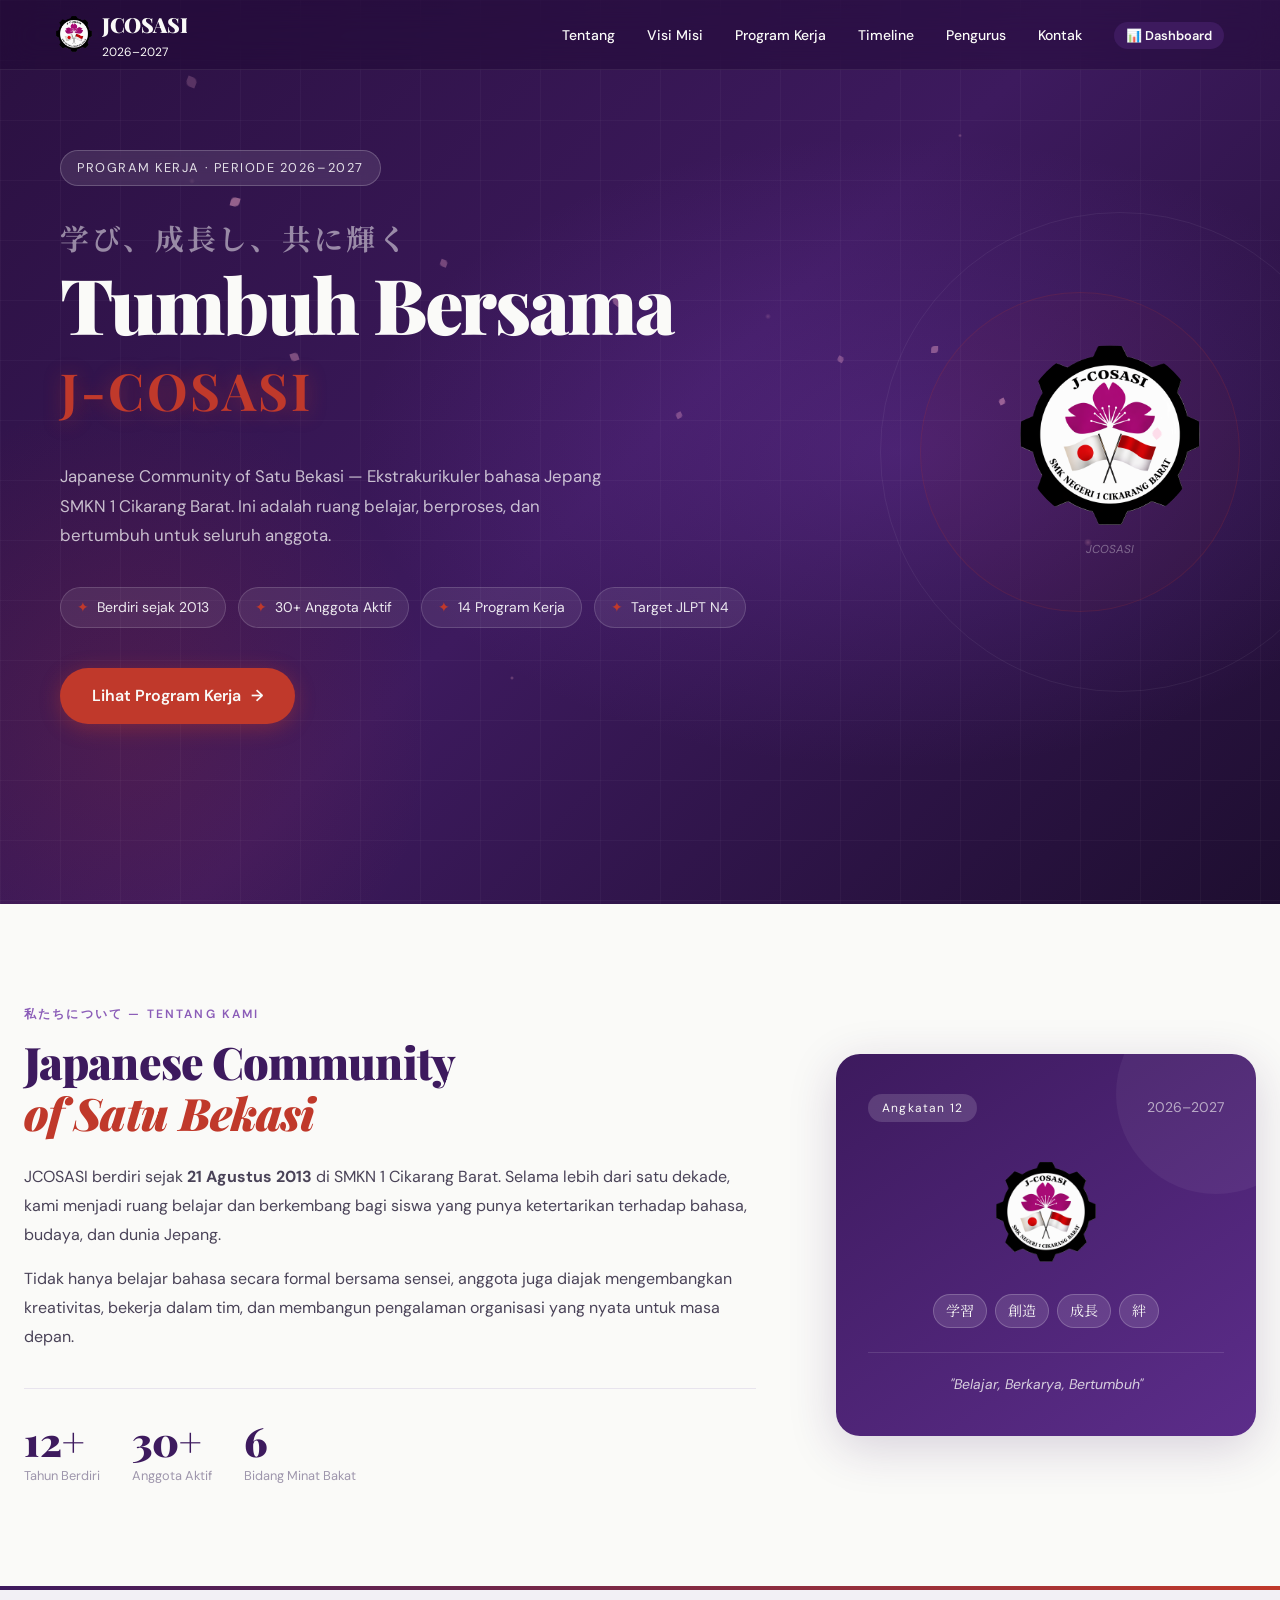
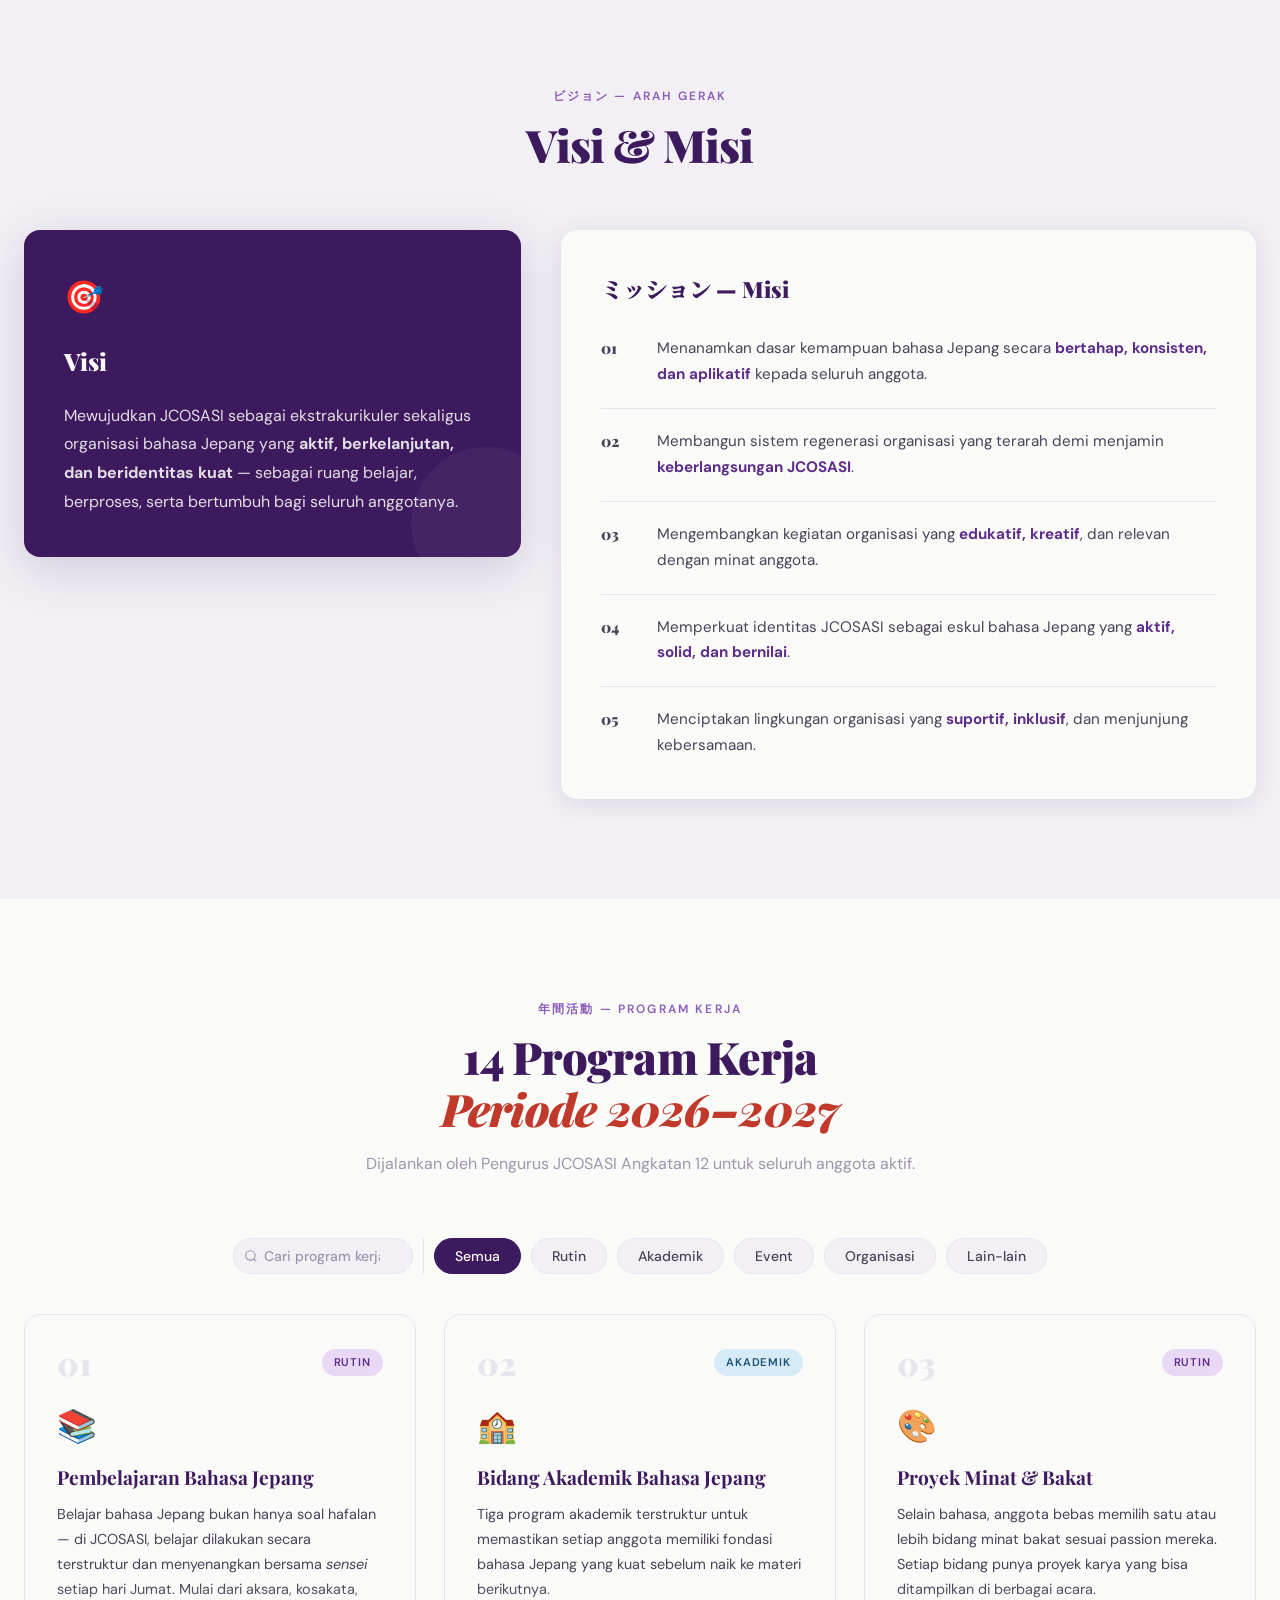
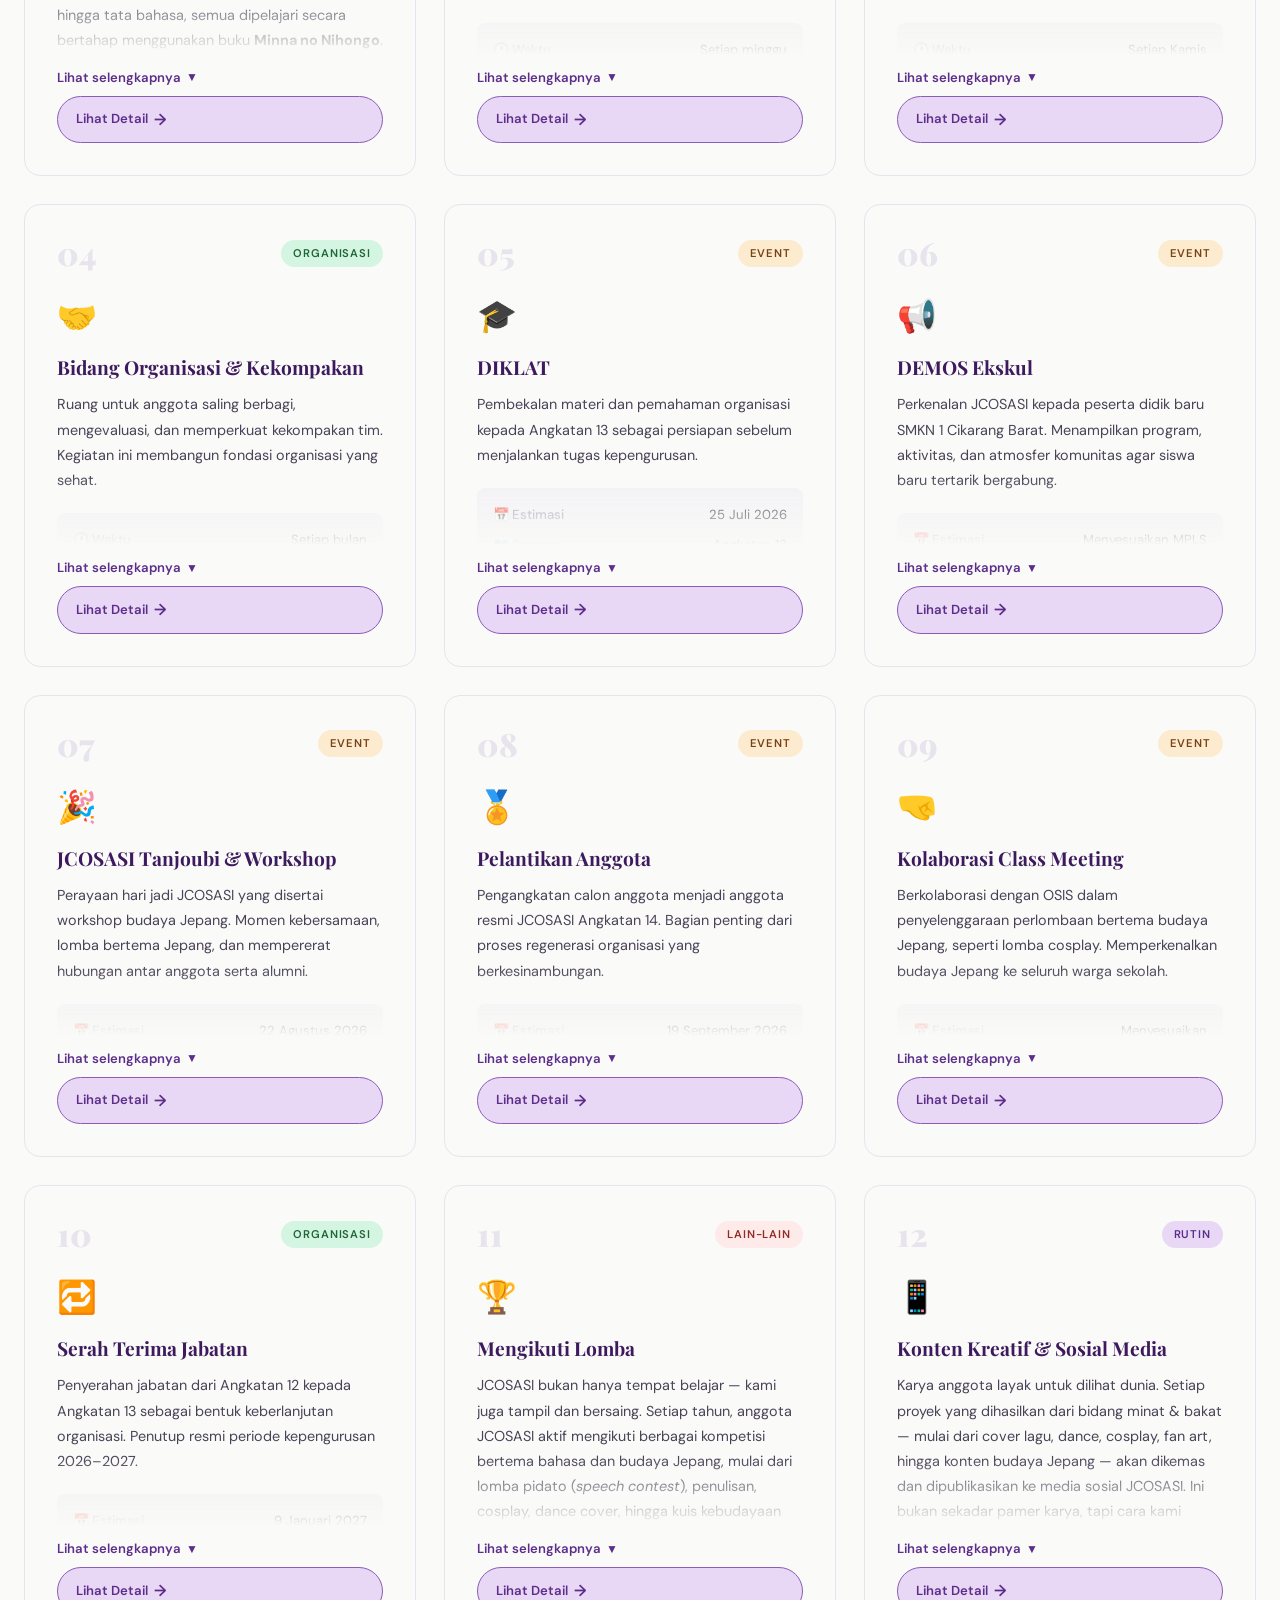
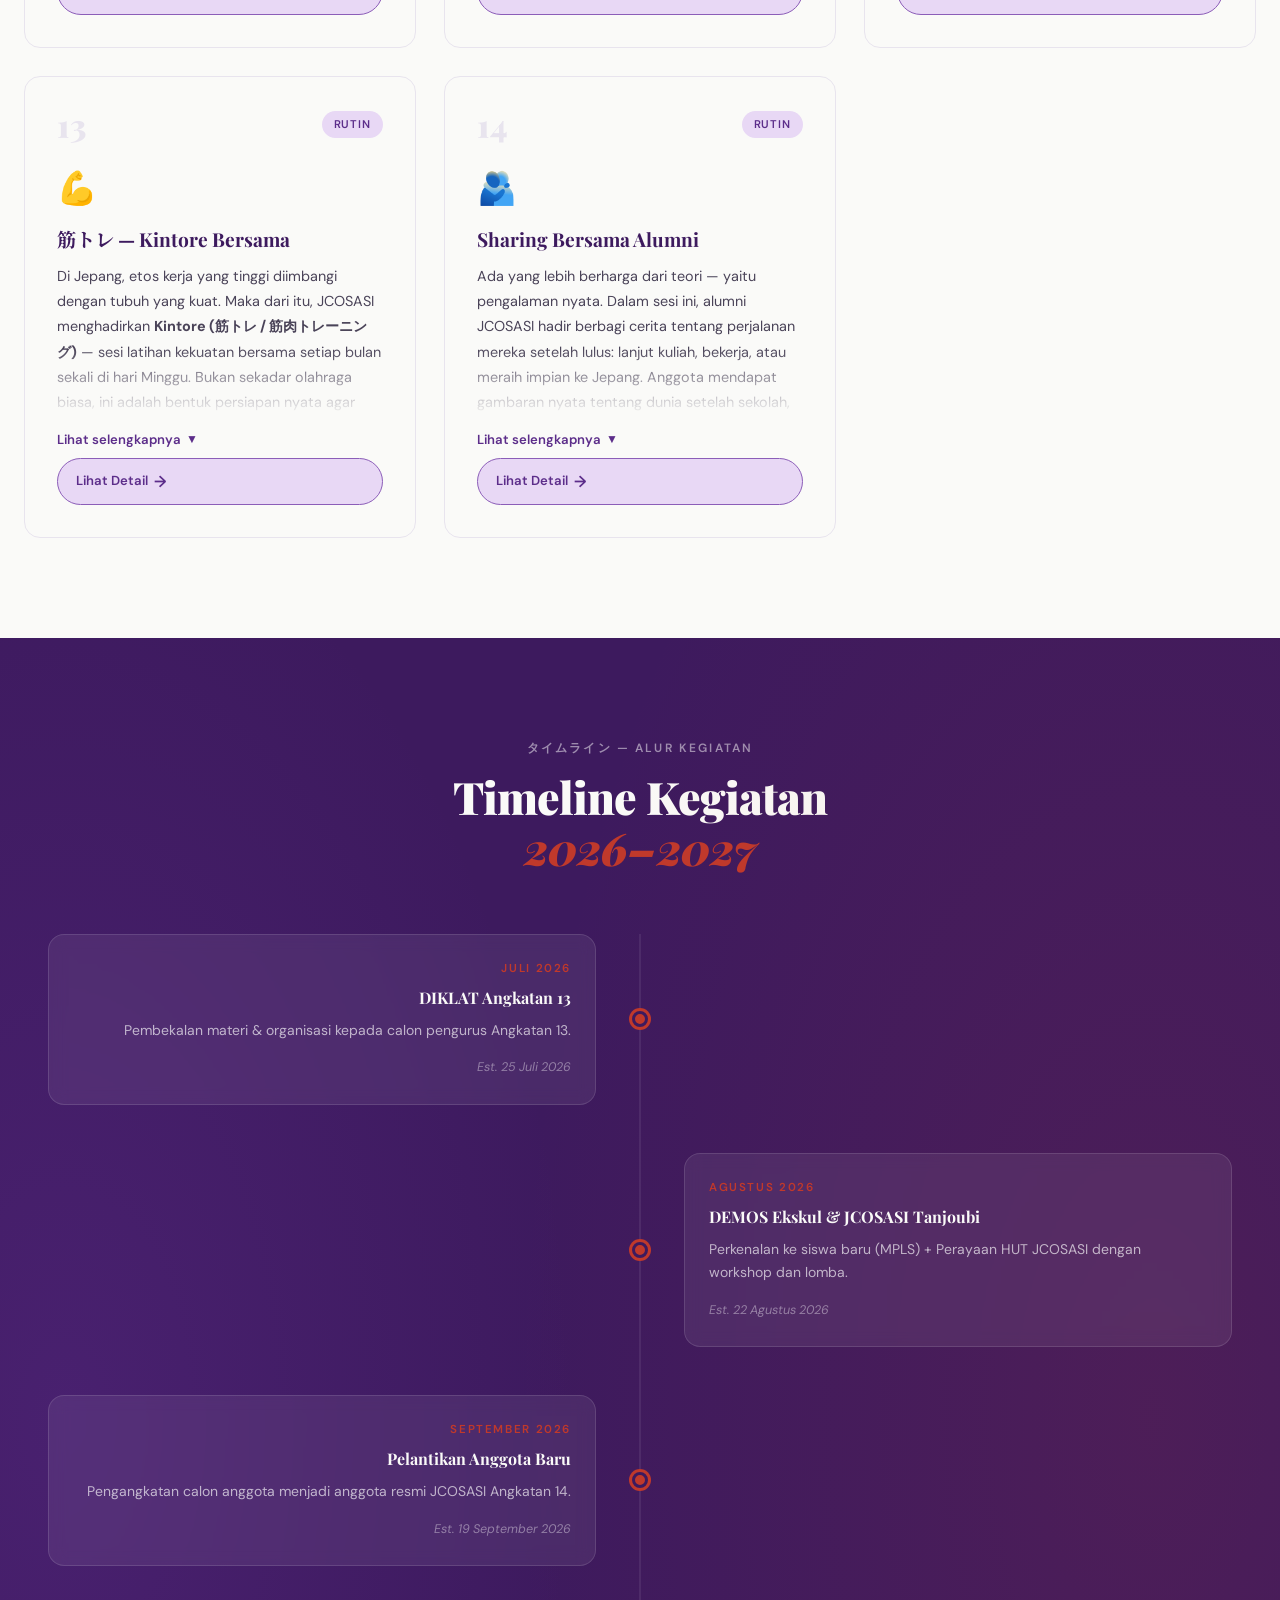
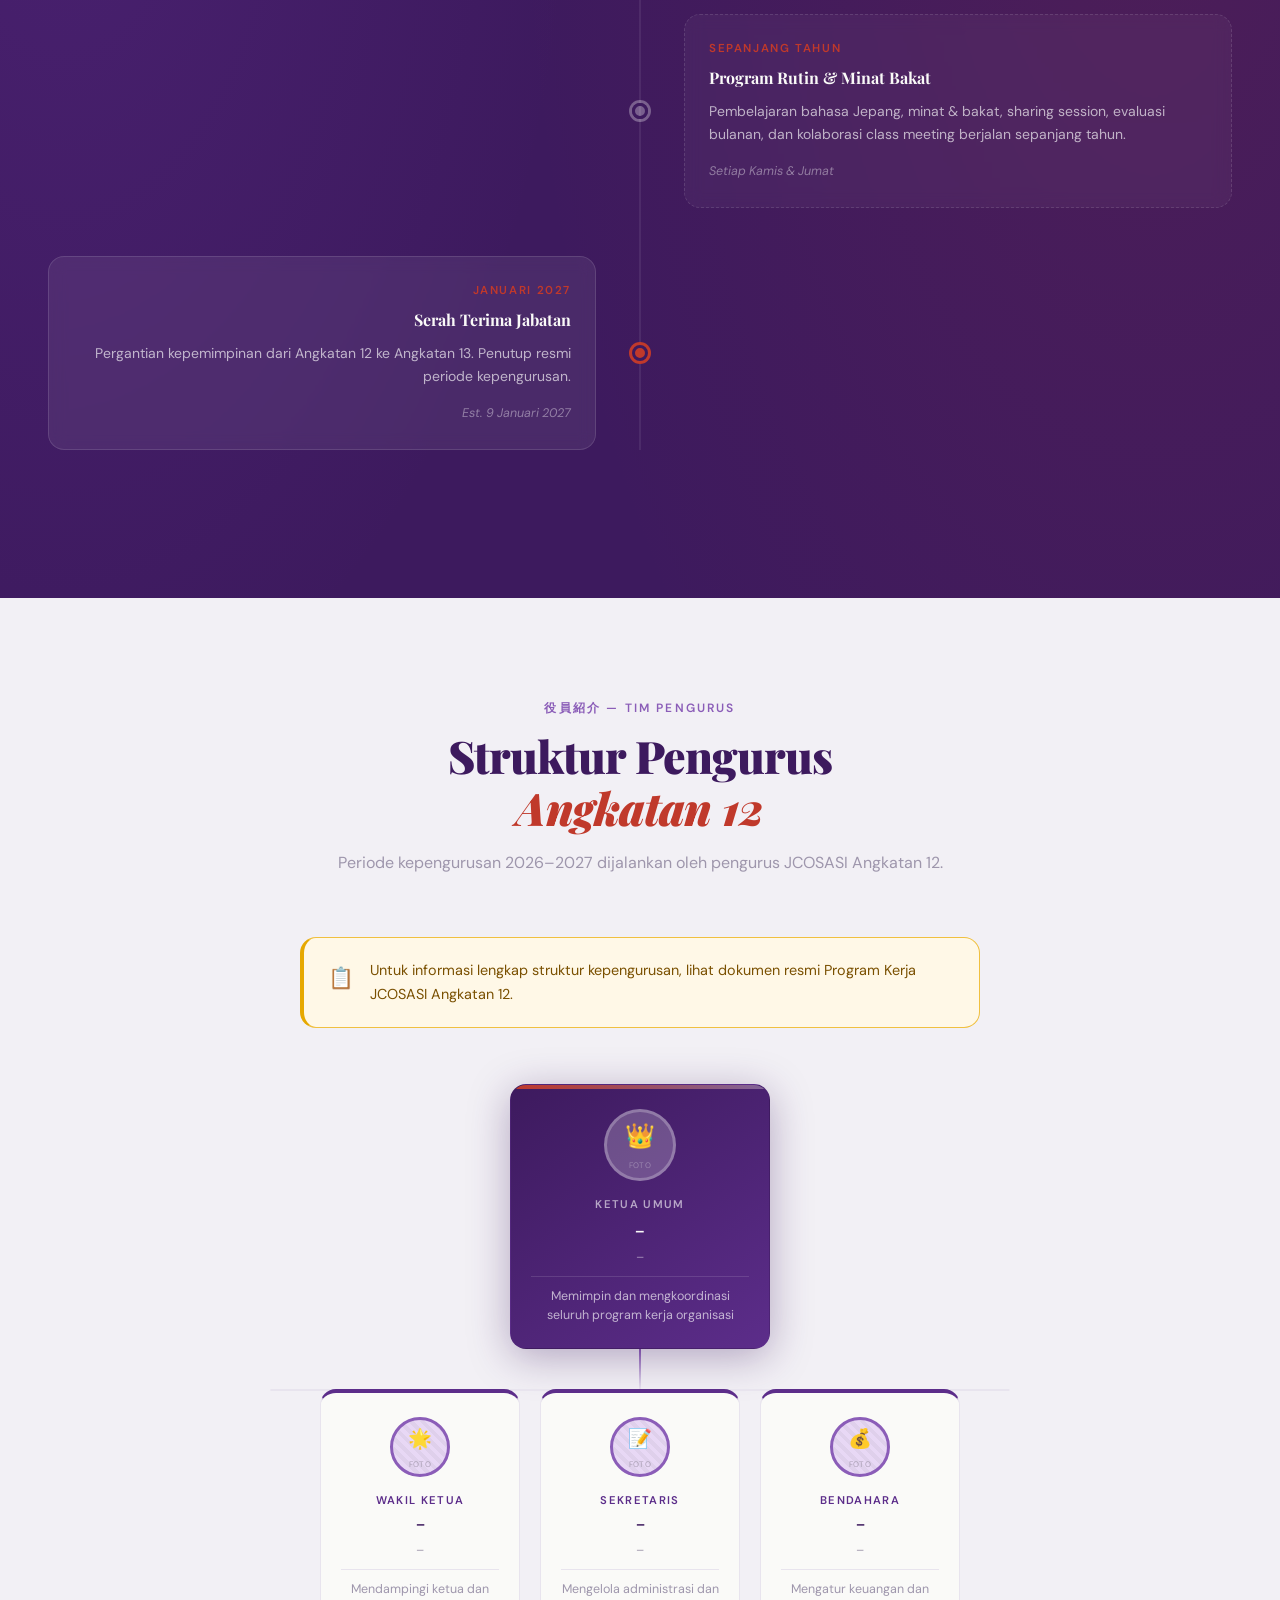
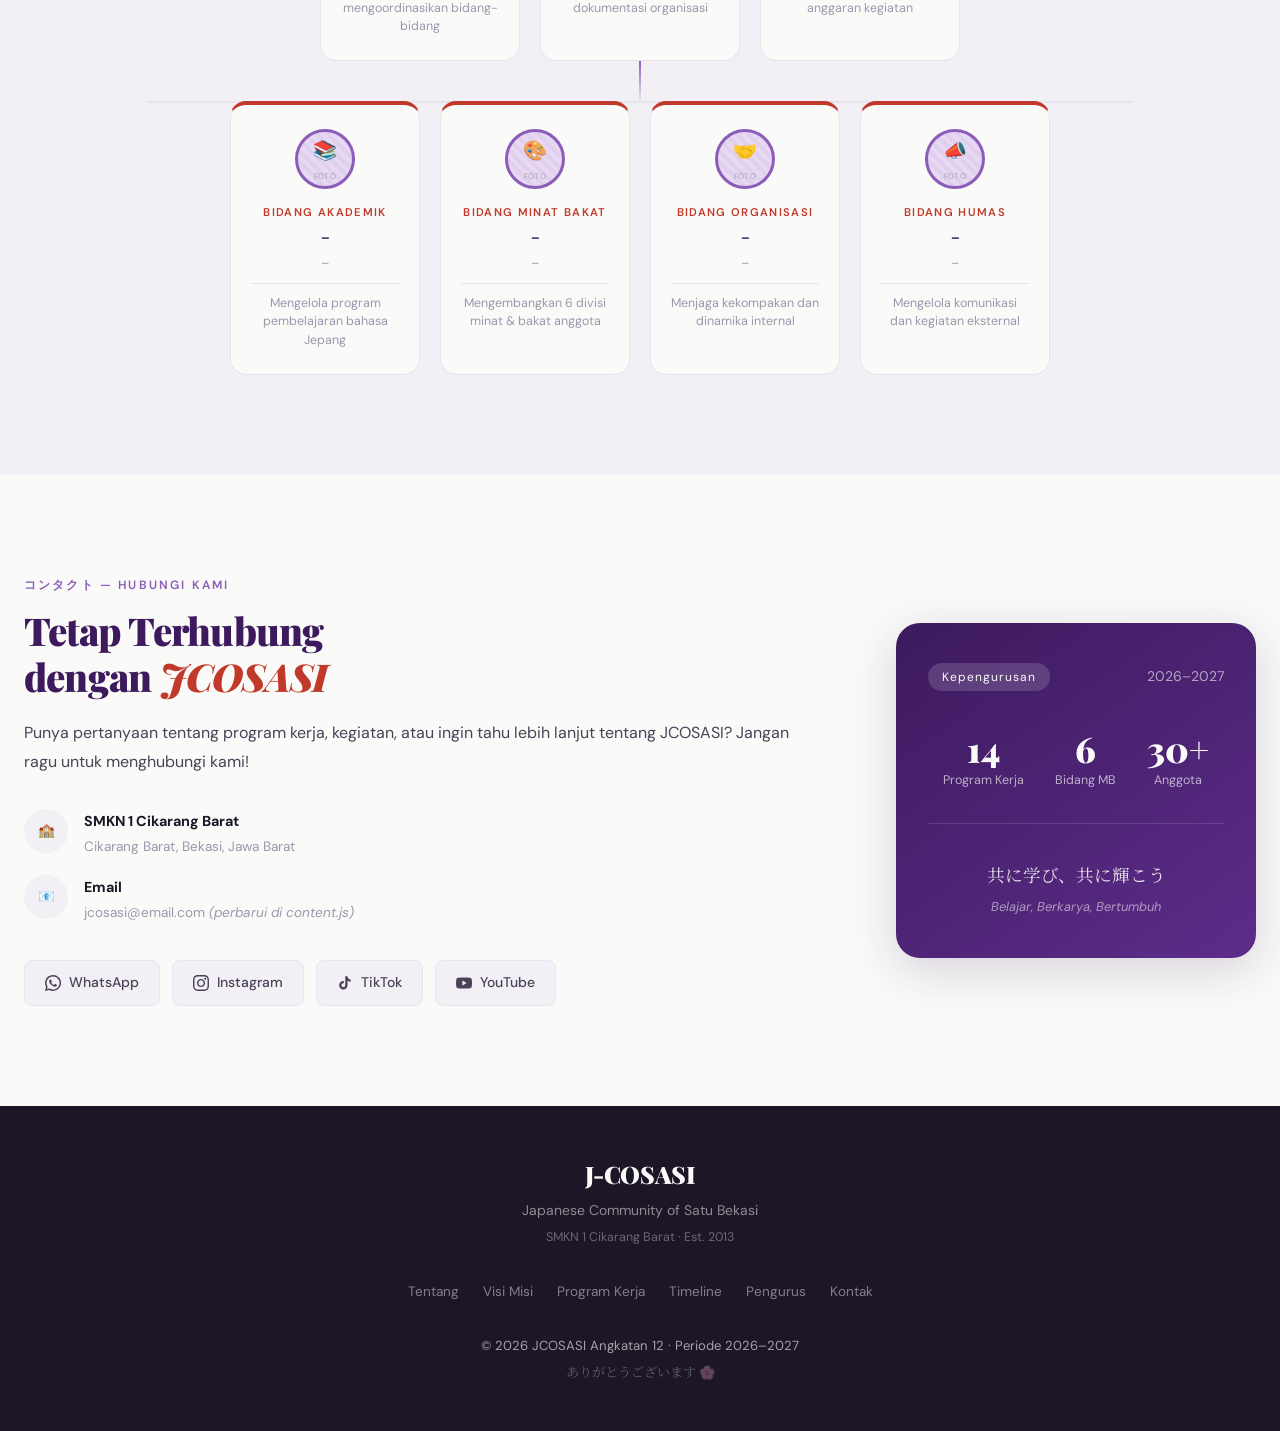
<file: index.html>
<!DOCTYPE html>
<html lang="id">
<head>
  <meta charset="UTF-8" />
  <link rel="icon" type="image/png" href="logo-jcosasi.png" />
  <meta name="viewport" content="width=device-width, initial-scale=1.0" />
  <title>JCOSASI — Program Kerja 2026–2027</title>
  <meta name="description" content="Program Kerja JCOSASI (Japanese Community of Satu Bekasi) Periode 2026–2027" />
  <link rel="preconnect" href="https://fonts.googleapis.com" />
  <link rel="preconnect" href="https://fonts.gstatic.com" crossorigin />
  <link href="https://fonts.googleapis.com/css2?family=Playfair+Display:wght@700;900&family=Noto+Serif+JP:wght@400;700&family=DM+Sans:wght@300;400;500;600&display=swap" rel="stylesheet" />
  <link rel="stylesheet" href="style.css" />
  <script src="content.js"></script>
</head>
<body>

  <!-- NAV -->
  <nav id="navbar">
    <div class="nav-inner">
      <a href="#hero" class="nav-logo">
        <div class="logo-wrap" id="navLogoWrap"></div>
      </a>
      <ul class="nav-links" id="navLinks"></ul>
      <button class="hamburger" id="hamburger" aria-label="Menu">
        <span></span><span></span><span></span>
      </button>
    </div>
  </nav>

  <div class="mobile-menu" id="mobileMenu">
    <ul id="mobileLinks"></ul>
  </div>

  <!-- HERO -->
  <section id="hero">
    <div class="hero-bg">
      <div class="sakura-layer"></div>
      <div class="hero-grid-overlay"></div>
    </div>
    <div class="hero-content">
      <div class="hero-badge fade-up" id="heroBadge"></div>
      <h1 class="hero-title fade-up delay-1">
        <span class="jp-accent"     id="heroJp"></span>
        <span class="hero-big"      id="heroHeadline"></span>
        <span class="hero-sub-title"id="heroSubtitle"></span>
      </h1>
      <p class="hero-desc fade-up delay-2" id="heroDesc"></p>
      <div class="hero-highlights fade-up delay-3" id="heroHighlights"></div>
      <a class="hero-cta fade-up delay-4" id="heroCta"></a>
    </div>
    <div class="hero-deco">
      <div class="circle-deco c1"></div>
      <div class="circle-deco c2"></div>
      <div class="hero-logo-placeholder" id="heroLogoDeco"></div>
    </div>
  </section>

  <!-- TENTANG -->
  <section id="tentang">
    <div class="container">
      <div class="tentang-grid">
        <div class="tentang-text fade-left">
          <div class="section-label" id="tentangLabel"></div>
          <h2 id="tentangHeading"></h2>
          <p id="tentangPara1"></p>
          <p id="tentangPara2"></p>
          <div class="tentang-stats" id="tentangStats"></div>
        </div>
        <div class="tentang-visual fade-right">
          <div class="visual-card">
            <div class="vc-top">
              <div class="vc-badge" id="vcBadge"></div>
              <div class="vc-year"  id="vcYear"></div>
            </div>
            <div class="vc-logo-area">
              <div class="vc-logo-box" id="vcLogoBox"></div>
            </div>
            <div class="vc-tags"  id="vcTags"></div>
            <p class="vc-motto"   id="vcMotto"></p>
          </div>
        </div>
      </div>
    </div>
  </section>

  <!-- VISI MISI -->
  <section id="visi-misi">
    <div class="container">
      <div class="section-header center">
        <div class="section-label" id="vmLabel"></div>
        <h2 id="vmHeading"></h2>
      </div>
      <div class="vm-grid">
        <div class="vm-card visi fade-up">
          <div class="vm-icon">🎯</div>
          <h3 id="visiJudul"></h3>
          <p  id="visiTeks"></p>
        </div>
        <div class="vm-misi fade-up delay-1">
          <h3 class="misi-title" id="misiLabel"></h3>
          <ul class="misi-list"  id="misiList"></ul>
        </div>
      </div>
    </div>
  </section>

  <!-- PROGRAM KERJA -->
  <section id="proker">
    <div class="container">
      <div class="section-header center">
        <div class="section-label" id="prokerLabel"></div>
        <h2 id="prokerHeading"></h2>
        <p class="section-desc" id="prokerDesc"></p>
      </div>
      <div class="proker-controls">
        <div class="proker-search-wrap">
          <svg class="psw-icon" viewBox="0 0 24 24" fill="none" stroke="currentColor" stroke-width="2"><circle cx="11" cy="11" r="8"/><path d="M21 21l-4.35-4.35"/></svg>
          <input type="text" id="prokerSearch" class="proker-search" placeholder="Cari program kerja..." autocomplete="off" />
          <button class="psw-clear" id="prokerSearchClear" aria-label="Hapus" style="display:none">✕</button>
        </div>
        <div class="proker-filter">
          <button class="filter-btn active" data-filter="all">Semua</button>
          <button class="filter-btn" data-filter="rutin">Rutin</button>
          <button class="filter-btn" data-filter="akademik">Akademik</button>
          <button class="filter-btn" data-filter="event">Event</button>
          <button class="filter-btn" data-filter="organisasi">Organisasi</button>
          <button class="filter-btn" data-filter="lainlain">Lain-lain</button>
        </div>
      </div>
      <div id="prokerSearchEmpty" class="proker-search-empty" style="display:none">
        <div class="pse-icon">🔍</div>
        <p>Tidak ada proker yang cocok dengan "<span id="prokerSearchQuery"></span>"</p>
      </div>
      <div class="proker-grid" id="prokerGrid"></div>
    </div>
  </section>

  <!-- TIMELINE -->
  <section id="timeline">
    <div class="container">
      <div class="section-header center">
        <div class="section-label" id="tlLabel"></div>
        <h2 id="tlHeading"></h2>
      </div>
      <div class="timeline-wrapper" id="tlWrapper"></div>
    </div>
  </section>

  <!-- PENGURUS -->
  <section id="pengurus">
    <div class="container">
      <div class="section-header center">
        <div class="section-label" id="pengurusLabel"></div>
        <h2 id="pengurusHeading"></h2>
        <p class="section-desc" id="pengurusDesc"></p>
      </div>
      <div class="pengurus-note" id="pengurusNote"></div>

      <div class="org-chart">
        <!-- Level 1 — Ketua -->
        <div class="org-level org-level-1">
          <div class="org-card org-card-ketua fade-up" id="orgKetua"></div>
        </div>
        <div class="org-v-line"></div>

        <!-- Level 2 — Inti (dinamis, max 5 orang) -->
        <div class="org-level org-level-2" id="orgInti"></div>
        <div class="org-v-line"></div>

        <!-- Level 3 — Bidang -->
        <div class="org-level org-level-3" id="orgBidang"></div>
      </div>
    </div>
  </section>

  <!-- KONTAK -->
  <section id="kontak">
    <div class="container">
      <div class="kontak-inner">
        <div class="kontak-text fade-left">
          <div class="section-label" id="kontakLabel"></div>
          <h2 id="kontakHeading"></h2>
          <p  id="kontakDesc"></p>
          <div class="kontak-info">
            <div class="ki-item">
              <span class="ki-icon">🏫</span>
              <div>
                <strong id="kontakSekolah"></strong>
                <span   id="kontakAlamat"></span>
              </div>
            </div>
            <div class="ki-item">
              <span class="ki-icon">📧</span>
              <div>
                <strong>Email</strong>
                <span id="kontakEmail"></span>
              </div>
            </div>
          </div>
          <div class="sosmed-links" id="sosmedLinks"></div>
        </div>
        <div class="kontak-card fade-right">
          <div class="kc-top">
            <div class="kc-badge" id="kcBadge"></div>
            <div class="kc-year"  id="kcYear"></div>
          </div>
          <div class="kc-body"  id="kcBody"></div>
          <div class="kc-quote">
            <span class="jp"    id="kcJpQuote"></span>
            <span class="trans" id="kcIdQuote"></span>
          </div>
        </div>
      </div>
    </div>
  </section>

  <!-- FOOTER -->
  <footer>
    <div class="container">
      <div class="footer-inner">
        <div class="footer-logo">
          <span class="logo-kanji">J-COSASI</span>
          <span class="footer-full"   id="footerFull"></span>
          <span class="footer-school" id="footerSchool"></span>
        </div>
        <div class="footer-links">
          <a href="#tentang">Tentang</a>
          <a href="#visi-misi">Visi Misi</a>
          <a href="#proker">Program Kerja</a>
          <a href="#timeline">Timeline</a>
          <a href="#pengurus">Pengurus</a>
          <a href="#kontak">Kontak</a>
        </div>
        <div class="footer-copy">
          <p id="footerCopy"></p>
          <p class="jp-footer" id="footerJp"></p>
        </div>
      </div>
    </div>
  </footer>

  <script src="script.js"></script>
  <script src="music-player.js"></script>
</body>
</html>
</file>
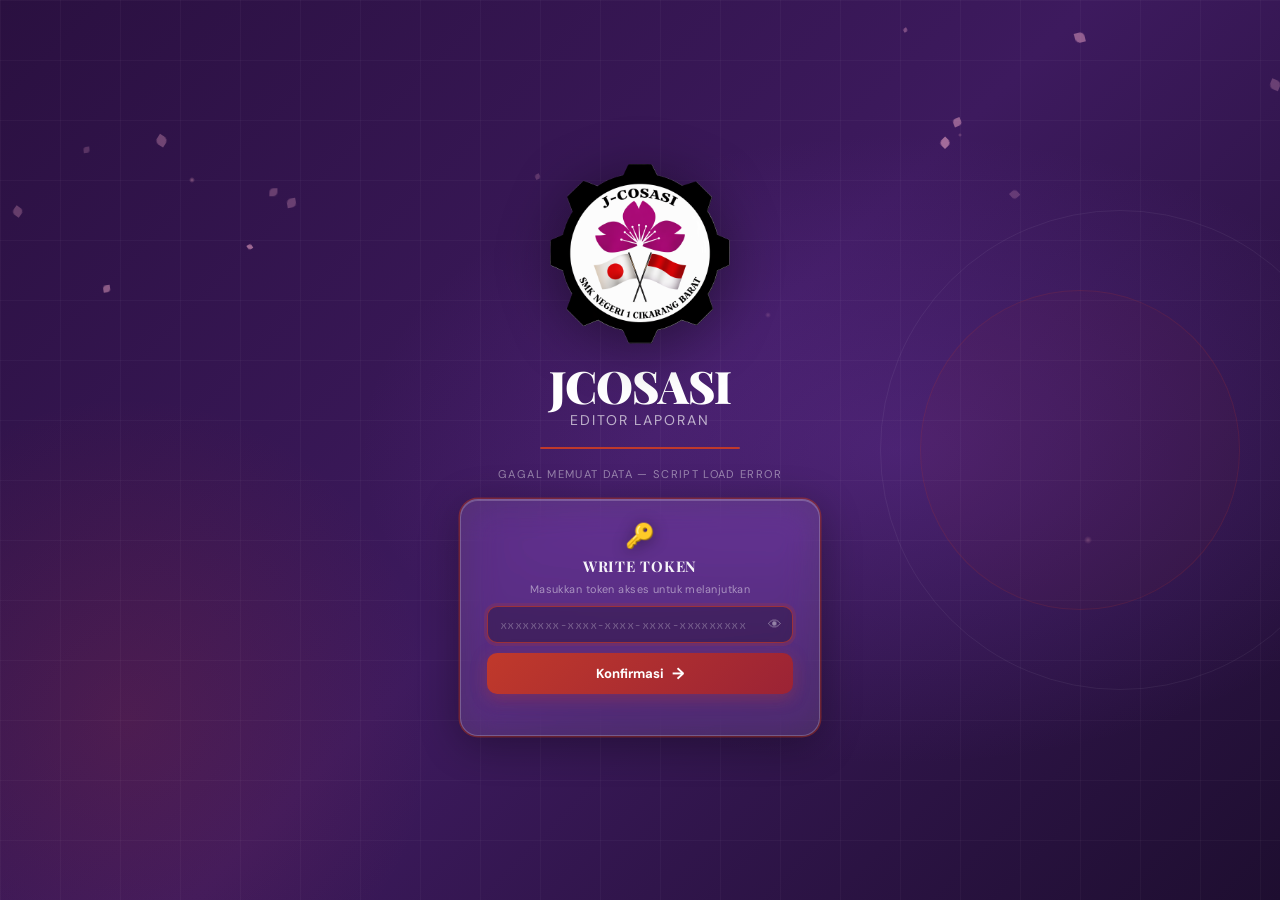
<file: index_input.html>
<!DOCTYPE html>
<html lang="id">
<head>
<meta charset="UTF-8"/>
  <link rel="icon" type="image/png" href="logo-jcosasi.png" />
<meta name="viewport" content="width=device-width, initial-scale=1.0"/>
<title>JCOSASI — Editor Laporan</title>
<link rel="preconnect" href="https://fonts.googleapis.com"/>
<link href="https://fonts.googleapis.com/css2?family=Noto+Sans+JP:wght@400;700&family=Plus+Jakarta+Sans:wght@400;500;600;700;800;900&family=Space+Mono:wght@400;700&display=swap" rel="stylesheet"/>
  <!-- Font hero landing page untuk loading screen -->
  <link href="https://fonts.googleapis.com/css2?family=Playfair+Display:wght@700;900&family=Noto+Serif+JP:wght@400;700&family=DM+Sans:wght@300;400;500;600&display=swap" rel="stylesheet"/>
<link rel="stylesheet" href="style_input.css"/>
</head>
<body>

<div class="lov" id="lov">
  <!-- Layer 1: hero-bg gradients -->
  <div class="lov-bg"></div>
  <!-- Layer 2: grid overlay garis tipis -->
  <div class="lov-grid"></div>
  <!-- Layer 3: sakura static dots -->
  <div class="lov-sakura-static"></div>
  <!-- Layer 4: animated sakura petals -->
  <div class="lov-sakura" id="lovSakura"></div>
  <!-- Layer 5: circle decos -->
  <div class="lov-circle-1"></div>
  <div class="lov-circle-2"></div>
  <!-- Konten -->
  <div class="lov-content">
    <div class="lov-logo">
      <img src="logo-jcosasi.png" alt="JCOSASI" onerror="this.style.display='none';this.nextElementSibling.style.display='block'"/>
      <span class="lov-logo-fallback" style="display:none">🎌</span>
    </div>
    <div style="text-align:center">
      <div class="lov-title">JCOSASI</div>
      <div class="lov-subtitle">Editor Laporan</div>
    </div>
    <div class="lov-bar-wrap"><div class="lov-bar"></div></div>
    <div class="ltx" id="ltx">Memuat data…</div>

    <!-- Token Input Card — glassmorphism -->
    <div class="lov-token-card" id="lovTokenCard">
      <div class="lov-token-icon">🔑</div>
      <div class="lov-token-label">Write Token</div>
      <div class="lov-token-hint">Masukkan token akses untuk melanjutkan</div>
      <div class="lov-token-row">
        <input
          type="password"
          id="lovTokenInput"
          class="lov-token-input"
          placeholder="xxxxxxxx-xxxx-xxxx-xxxx-xxxxxxxxxxxx"
          autocomplete="off"
          spellcheck="false"
        />
        <button class="lov-token-eye" id="lovTokenEye" type="button" onclick="toggleTokenVisibility()" title="Tampilkan/sembunyikan token">👁</button>
      </div>
      <button class="lov-token-btn" id="lovTokenBtn" type="button" onclick="submitToken()">
        <span>Konfirmasi</span>
        <span class="lov-token-arr">→</span>
      </button>
      <div class="lov-token-status" id="lovTokenStatus"></div>
    </div>
  </div>
</div>

<nav class="topbar">
  <button class="tb-ham" id="btnHam" onclick="toggleSidebar()" aria-label="Menu">
    <span></span><span></span><span></span>
  </button>
  <div class="tb-logo"><div class="tb-li"><img src="logo-jcosasi.png" alt="J" onerror="this.style.display='none';this.parentElement.innerHTML='🎌'"/></div><div><div class="tb-lt">JCOSASI</div><div class="tb-ls">Editor Laporan v3</div></div></div>
  <div class="tb-sp"></div>
  <div class="tb-st"><div class="tb-d" id="statusDot"></div><span id="statusTxt">Memuat…</span></div>
  <button class="btn-upload" id="btnUpload" onclick="handleUpload()" disabled>☁️ Upload</button>
</nav>

<div class="app">
  <div class="sb-overlay" id="sbOverlay" onclick="closeSidebar()"></div>
  <aside class="sidebar" id="sidebar">
    <div class="sb-s">Dashboard</div>
    <div class="sb-i active" onclick="showPage('rekap');closeSidebar()" id="nav-rekap"><span class="sb-ic">📊</span><span>Overview</span></div>
    <div class="sb-i" onclick="showPage('changelog');closeSidebar()" id="nav-changelog"><span class="sb-ic">📝</span><span>Log Perubahan</span><span class="sb-b" id="badge-changelog">0</span></div>
    <div class="sb-d"></div>
    <div class="sb-s">Edit Data</div>
    <div class="sb-i" onclick="showPage('dokumentasi');closeSidebar()" id="nav-dokumentasi"><span class="sb-ic">📋</span><span>Dokumentasi Sesi</span><span class="sb-b" id="badge-dokumentasi">0</span></div>
    <div class="sb-i" onclick="showPage('jadwal');closeSidebar()" id="nav-jadwal"><span class="sb-ic">📅</span><span>Jadwal Proker</span><span class="sb-b" id="badge-jadwal">0</span></div>
    <div class="sb-i" onclick="showPage('detail');closeSidebar()" id="nav-detail"><span class="sb-ic">📌</span><span>Detail Proker</span><span class="sb-b" id="badge-detail">0</span></div>
    <div class="sb-i" onclick="showPage('notif');closeSidebar()" id="nav-notif"><span class="sb-ic">🔔</span><span>Notif Config</span><span class="sb-b" id="badge-notif">0</span></div>
    <div class="sb-i" onclick="showPage('anggota');closeSidebar()" id="nav-anggota"><span class="sb-ic">👥</span><span>Anggota</span><span class="sb-b" id="badge-anggota">0</span></div>
    <div class="sb-i" onclick="showPage('pengurus');closeSidebar()" id="nav-pengurus"><span class="sb-ic">🎌</span><span>Pengurus</span><span class="sb-b" id="badge-pengurus">0</span></div>
    <div class="sb-d"></div>
    <div class="sb-s">Publik</div>
    <div class="sb-i" onclick="showPage('pengumuman');closeSidebar()" id="nav-pengumuman"><span class="sb-ic">📣</span><span>Pengumuman</span><span class="sb-b" id="badge-pengumuman">0</span></div>
    <div class="sb-i" onclick="showPage('pencapaian');closeSidebar()" id="nav-pencapaian"><span class="sb-ic">🏆</span><span>Pencapaian</span><span class="sb-b" id="badge-pencapaian">0</span></div>
    <div class="sb-i" onclick="showPage('karya');closeSidebar()" id="nav-karya"><span class="sb-ic">🎨</span><span>Karya</span><span class="sb-b" id="badge-karya">0</span></div>
  </aside>

  <main class="main">

    <!-- OVERVIEW -->
    <div class="ps active" id="page-rekap">
      <div class="ph">
        <div class="ph-dots"></div>
        <div class="ph-circle-1"></div>
        <div class="ph-circle-2"></div>
        <div class="ph-sakura-wrap"></div>
        <div class="ph-bg">📊 Dashboard Laporan JCOSASI</div>
        <div class="ph-t">Editor Laporan <em>2026–2027</em></div>
        <div class="ph-jp">レポート編集システム — Data Manager</div>
        <div class="ph-stats">
          <div class="ph-st"><span class="ph-sn" id="st-sesi">–</span><span class="ph-sl">Total Sesi</span></div>
          <div class="ph-st"><span class="ph-sn" id="st-biaya">–</span><span class="ph-sl">Biaya Aktual</span></div>
          <div class="ph-st"><span class="ph-sn" id="st-anggota">–</span><span class="ph-sl">Anggota</span></div>
          <div class="ph-st"><span class="ph-sn" id="st-jadwal">–</span><span class="ph-sl">Jadwal</span></div>
          <div class="ph-st alert"><span class="ph-sn" id="st-pending">0</span><span class="ph-sl">Pending ⚠️</span></div>
          <div class="ph-st"><span class="ph-sn" id="st-changes">0</span><span class="ph-sl">Belum Upload</span></div>
        </div>
      </div>

      <div class="panel" id="pendingPanel" style="display:none">
        <div class="ph2"><span class="ph2-i">⚠️</span><span class="ph2-t">Jadwal Lewat Tanpa Dokumentasi</span><span class="ph2-s">Perlu diisi segera</span></div>
        <div class="pb"><div id="pendingList"></div></div>
      </div>

      <div class="panel">
        <div class="ph2"><span class="ph2-i">📅</span><span class="ph2-t">Activity Log — Semua Proker</span><span class="ph2-s">活動記録</span></div>
        <div class="pb">
          <div class="act-leg" id="actLeg"></div>
          <div class="act-scroll"><div id="actMonths" class="act-months"></div><div id="actGraph" class="act-graph"></div></div>
          <div class="act-stats" id="actStats"></div>
        </div>
      </div>

      <div style="border:1.5px solid var(--gl);border-radius:var(--rs);background:#fff;overflow:hidden;margin-bottom:18px">
        <div class="ph2"><span class="ph2-i">📂</span><span class="ph2-t">Per Program Kerja</span></div>
        <div style="padding:13px"><div class="rk-grid" id="rkCards"></div></div>
      </div>
    </div>

    <!-- DOKUMENTASI -->
    <div class="ps" id="page-dokumentasi">
      <div style="display:flex;align-items:center;gap:9px;margin-bottom:13px">
        <strong style="font-size:1.05rem">📋 Dokumentasi Sesi</strong>
        <div class="tb-sp"></div>
        <button class="btn-lap" onclick="openLaporanModal()" title="Cetak Laporan PDF / Excel / CSV">🖨️ Cetak Laporan</button>
        <button class="btn-add" onclick="openNewSesiModal()">+ Tambah Sesi</button>
      </div>
      <div class="fchips" id="filterChips"></div>
      <div class="pb-banner" id="dokBanner">✏️ <strong id="dokBannerN">0</strong> perubahan belum diupload &nbsp;<button class="btn-save" style="padding:4px 12px;font-size:.73rem" onclick="handleUpload()">Upload</button></div>
      <div class="sesi-list" id="sesiList"><div class="empty"><div class="ei">📂</div><div class="et">Memuat…</div></div></div>
    </div>

    <!-- JADWAL -->
    <div class="ps" id="page-jadwal">
      <div style="display:flex;align-items:center;gap:9px;margin-bottom:13px">
        <strong style="font-size:1.05rem">📅 Jadwal Proker</strong>
        <div class="tb-sp"></div>
        <button class="btn-lap" onclick="printSemuaJadwal()" title="Cetak laporan semua jadwal proker">🖨️ Cetak Laporan</button>
        <button class="btn-ar" onclick="pasteJadwalGlobal()" title="Paste jadwal untuk berbagai proker sekaligus">📋 Paste</button>
        <button class="btn-add" onclick="openNewJadwalModal()">+ Tambah Jadwal</button>
      </div>
      <div class="pb-banner" id="jadwalBanner">✏️ <strong id="jadwalBannerN">0</strong> perubahan jadwal belum diupload &nbsp;<button class="btn-save" style="padding:4px 12px;font-size:.73rem" onclick="handleUpload()">Upload</button></div>
      <div id="jadwalContent"></div>
    </div>

    <!-- DETAIL PROKER -->
    <div class="ps" id="page-detail">
      <div style="display:flex;align-items:center;gap:9px;margin-bottom:13px">
        <strong style="font-size:1.05rem">📌 Detail Program Kerja</strong>
        <div class="tb-sp"></div>
        <button class="btn-lap" onclick="printSemuaDetail()" title="Cetak laporan semua detail proker">🖨️ Cetak Laporan</button>
      </div>
      <div class="pb-banner" id="detailBanner">✏️ <strong id="detailBannerN">0</strong> perubahan detail belum diupload &nbsp;<button class="btn-save" style="padding:4px 12px;font-size:.73rem" onclick="handleUpload()">Upload</button></div>
      <div id="detailContent"></div>
    </div>

    <!-- NOTIF CONFIG -->
    <div class="ps" id="page-notif">
      <div style="display:flex;align-items:center;gap:9px;margin-bottom:13px">
        <strong style="font-size:1.05rem">🔔 Notifikasi Config</strong>
      </div>
      <div class="pb-banner" id="notifBanner">✏️ <strong id="notifBannerN">0</strong> perubahan notif belum diupload &nbsp;<button class="btn-save" style="padding:4px 12px;font-size:.73rem" onclick="handleUpload()">Upload</button></div>
      <div class="panel"><div class="pb" style="padding:0;overflow:auto">
        <table class="ntbl" id="notifTable">
          <thead><tr><th>#</th><th>Countdown</th><th>Ajakan</th><th>Teks Ajakan</th><th>Sub Teks</th><th>Wajib</th><th>Label Wajib</th><th>Sanksi</th></tr></thead>
          <tbody id="notifTbody"></tbody>
        </table>
      </div></div>
    </div>

    <!-- ANGGOTA -->
    <div class="ps" id="page-anggota">
      <div style="display:flex;align-items:center;gap:9px;margin-bottom:13px">
        <strong style="font-size:1.05rem">👥 Data Anggota</strong>
        <div class="tb-sp"></div>
        <button class="btn-add" onclick="addAnggotaRow()">+ Tambah Anggota</button>
        <button class="btn-ar" style="margin-left:4px" title="Paste dari Excel/Sheets: Nama | Kelas | Angkatan | Status | No HP | Catatan" onclick="openPasteAnggota()">📋 Paste Tabel</button>
        <button class="btn-lap" onclick="printLaporanAnggota()" title="Cetak laporan kehadiran semua anggota">🖨️ Cetak Laporan</button>
      </div>
      <div class="pb-banner" id="anggotaBanner">✏️ <strong id="anggotaBannerN">0</strong> perubahan anggota belum diupload &nbsp;<button class="btn-save" style="padding:4px 12px;font-size:.73rem" onclick="handleUpload()">Upload</button></div>
      <div class="panel"><div class="pb" style="padding:0"><div class="tbl-wrap">
        <table class="ang-tbl" onpaste="pasteAnggota(event)">
          <thead><tr><th>Nama</th><th>Kelas</th><th>Angkatan</th><th>Status</th><th>No HP</th><th>Catatan</th><th></th></tr></thead>
          <tbody id="anggotaTbody"></tbody>
        </table>
      </div></div></div>
    </div>

    <!-- PENGURUS (dapat diedit) -->
    <div class="ps" id="page-pengurus">
      <div style="display:flex;align-items:center;gap:9px;margin-bottom:13px">
        <strong style="font-size:1.05rem">🎌 Data Pengurus</strong>
        <span style="font-size:.75rem;color:var(--gm)">(Klik kartu untuk edit)</span>
      </div>
      <div class="pb-banner" id="pengurusBanner">✏️ <strong id="pengurusBannerN">0</strong> perubahan pengurus belum diupload &nbsp;<button class="btn-save" style="padding:4px 12px;font-size:.73rem" onclick="handleUpload()">Upload</button></div>
      <div class="peng-grid" id="pengurusGrid">
        <div class="empty"><div class="ei">👤</div><div class="et">Memuat…</div></div>
      </div>
    </div>

    <!-- KARYA -->
    <div class="ps" id="page-karya">
      <div style="display:flex;align-items:center;gap:9px;margin-bottom:13px">
        <strong style="font-size:1.05rem">🎨 Karya</strong>
        <div class="tb-sp"></div>
        <select class="fsel" id="karyaTipeFilter" onchange="renderKarya()" style="font-size:.78rem;padding:4px 8px;width:auto">
          <option value="">Semua Tipe</option>
          <option value="video">🎬 Video</option>
          <option value="artikel">📄 Artikel</option>
          <option value="audio">🎵 Audio</option>
          <option value="gambar">🖼️ Gambar</option>
          <option value="dokumen">📁 Dokumen</option>
          <option value="lainnya">📎 Lainnya</option>
        </select>
        <button class="btn-add" onclick="openNewKaryaModal()">+ Tambah Karya</button>
      </div>
      <div class="pb-banner" id="karyaBanner">✏️ <strong id="karyaBannerN">0</strong> perubahan belum diupload &nbsp;<button class="btn-save" style="padding:4px 12px;font-size:.73rem" onclick="handleUpload()">Upload</button></div>
      <div id="karyaContent"><div class="empty"><div class="ei">🎨</div><div class="et">Memuat…</div></div></div>
    </div>

    <!-- CHANGELOG -->
    <div class="ps" id="page-changelog">
      <div style="display:flex;align-items:center;gap:9px;margin-bottom:13px">
        <strong style="font-size:1.05rem">📝 Log Perubahan</strong>
        <div class="tb-sp"></div>
        <button class="btn-cancel" style="font-size:.78rem" onclick="if(confirm('Bersihkan log?')){S.changes=[];renderChangelog();updateBadges()}">Bersihkan</button>
      </div>
      <div id="changelogContent">
        <div class="empty"><div class="ei">✅</div><div class="et">Tidak ada perubahan</div><div class="ed">Semua tersinkron</div></div>
      </div>
    </div>

    <!-- PENCAPAIAN -->
    <div class="ps" id="page-pencapaian">
      <div style="display:flex;align-items:center;gap:9px;margin-bottom:13px">
        <strong style="font-size:1.05rem">🏆 Pencapaian Anggota</strong>
        <div class="tb-sp"></div>
        <button class="btn-add" onclick="openCapModal()">+ Tambah</button>
      </div>
      <div class="pb-banner" id="capBanner">✏️ <strong id="capBannerN">0</strong> perubahan belum diupload &nbsp;<button class="btn-save" style="padding:4px 12px;font-size:.73rem" onclick="handleUpload()">Upload</button></div>
      <div id="capContent"></div>
    </div>

    <!-- PENGUMUMAN -->
    <div class="ps" id="page-pengumuman">
      <div style="display:flex;align-items:center;gap:9px;margin-bottom:13px">
        <strong style="font-size:1.05rem">📣 Pengumuman</strong>
        <div class="tb-sp"></div>
        <button class="btn-add" onclick="openNewPgmModal()">+ Tambah</button>
      </div>
      <div class="pb-banner" id="pgmBanner">✏️ <strong id="pgmBannerN">0</strong> perubahan belum diupload &nbsp;<button class="btn-save" style="padding:4px 12px;font-size:.73rem" onclick="handleUpload()">Upload</button></div>
      <div id="pgmContent"></div>
    </div>

    <!-- PENGUMUMAN -->
    <div class="ps" id="page-pengumuman">
      <div style="display:flex;align-items:center;gap:9px;margin-bottom:13px">
        <strong style="font-size:1.05rem">📣 Pengumuman</strong>
        <div class="tb-sp"></div>
        <button class="btn-add" onclick="openNewPgmModal()">+ Tambah</button>
      </div>
      <div class="pb-banner" id="pgmBanner">✏️ <strong id="pgmBannerN">0</strong> perubahan belum diupload &nbsp;<button class="btn-save" style="padding:4px 12px;font-size:.73rem" onclick="handleUpload()">Upload</button></div>
      <div id="pgmContent"></div>
    </div>

  </main>
</div>

<div class="act-tooltip" id="actTip"></div>

<!-- ACT DAY PANEL -->
<div class="adp-overlay" id="actDayOverlay" onclick="closeActDayPanel()"></div>
<div class="adp" id="actDayPanel">
  <div class="adp-handle"></div>
  <div class="adp-inner" id="actDayBody"></div>
</div>
<div class="tw" id="tw"></div>

<!-- ══════════════ MODALS ══════════════ -->

<!-- MODAL SESI -->
<div class="mov" id="sesiModal">
  <div class="modal">
    <div class="m-h"><span>📋</span><span class="m-t" id="sesiMT">Edit Sesi</span><button class="m-x" onclick="closeModal('sesiModal')">✕</button></div>
    <input type="hidden" id="e_idx"/>
    <div class="g2">
      <div class="fg"><div class="fl">Program Kerja</div><select class="fsel" id="e_pid"></select></div>
      <div class="fg"><div class="fl">Tanggal</div><input type="date" class="fi" id="e_tgl"/></div>
    </div>
    <div class="g2">
      <div class="fg"><div class="fl">Waktu Mulai</div><input type="time" class="fi" id="e_mul"/></div>
      <div class="fg"><div class="fl">Waktu Selesai</div><input type="time" class="fi" id="e_sel"/></div>
    </div>
    <div class="fg"><div class="fl">Keterangan / Judul Sesi</div><input type="text" class="fi" id="e_ket" placeholder="Judul sesi…"/></div>
    <div class="fg"><div class="fl">Materi</div><textarea class="fta" id="e_mat" placeholder="Ringkasan materi…"></textarea></div>
    <!-- PESERTA HADIR -->
    <div class="fg">
      <div class="fl">Peserta Hadir</div>
      <div class="htags" id="tg-peserta"></div>
      <div class="pck-wrap">
        <div class="pck-search"><span class="pck-search-ic">🔍</span><input type="text" placeholder="Cari nama…" oninput="pckSearch('peserta',this.value)"/></div>
        <div class="pck-classes" id="pck-cls-peserta"></div>
        <div class="pck-footer">
          <div class="pck-manual-row">
            <input type="text" id="pck-manual-inp-peserta" placeholder="Nama (pisah koma, atau Nama|Kelas)…" onkeydown="if(event.key==='Enter'){addManualPck('peserta');event.preventDefault()}"/>
            <input type="text" id="pck-manual-cls-peserta" class="pck-manual-cls" placeholder="Kelas (opsional)"/>
            <button class="btn-hadd" onclick="addManualPck('peserta')">+ Tambah</button>
          </div>
          <span class="pck-count" id="pck-count-peserta">0 dipilih</span>
        </div>
      </div>
    </div>
    <!-- PANITIA HADIR -->
    <div class="fg">
      <div class="fl">Panitia Hadir</div>
      <div class="htags" id="tg-panitia"></div>
      <div class="pck-wrap">
        <div class="pck-search"><span class="pck-search-ic">🔍</span><input type="text" placeholder="Cari nama…" oninput="pckSearch('panitia',this.value)"/></div>
        <div class="pck-classes" id="pck-cls-panitia"></div>
        <div class="pck-footer">
          <div class="pck-manual-row">
            <input type="text" id="pck-manual-inp-panitia" placeholder="Nama (pisah koma, atau Nama|Kelas)…" onkeydown="if(event.key==='Enter'){addManualPck('panitia');event.preventDefault()}"/>
            <input type="text" id="pck-manual-cls-panitia" class="pck-manual-cls" placeholder="Kelas (opsional)"/>
            <button class="btn-hadd" onclick="addManualPck('panitia')">+ Tambah</button>
          </div>
          <span class="pck-count" id="pck-count-panitia">0 dipilih</span>
        </div>
      </div>
    </div>
    <!-- NARASUMBER -->
    <div class="fg">
      <div class="fl">Narasumber</div>
      <div class="htags" id="tg-narasumber"></div>
      <div class="pck-wrap">
        <div class="pck-search"><span class="pck-search-ic">🔍</span><input type="text" placeholder="Cari nama…" oninput="pckSearch('narasumber',this.value)"/></div>
        <div class="pck-classes" id="pck-cls-narasumber"></div>
        <div class="pck-footer">
          <div class="pck-manual-row">
            <input type="text" id="pck-manual-inp-narasumber" placeholder="Nama (pisah koma, atau Nama|Kelas)…" onkeydown="if(event.key==='Enter'){addManualPck('narasumber');event.preventDefault()}"/>
            <input type="text" id="pck-manual-cls-narasumber" class="pck-manual-cls" placeholder="Kelas (opsional)"/>
            <button class="btn-hadd" onclick="addManualPck('narasumber')">+ Tambah</button>
          </div>
          <span class="pck-count" id="pck-count-narasumber">0 dipilih</span>
        </div>
      </div>
    </div>
    <div class="fg">
      <div class="fl">Biaya <span class="flb">Opsional</span></div>
      <table class="btbl" onpaste="pasteBiayaSesi(event)"><thead><tr><th>Item</th><th>Est. Biaya (Rp)</th><th>Aktual (Rp)</th><th></th></tr></thead><tbody id="biaya-tbody"></tbody></table>
      <div style="display:flex;gap:6px;margin-top:6px"><button class="btn-ar" onclick="addBiayaRow()">+ Tambah Item</button><button class="btn-ar" style="color:var(--gm)" onclick="openPasteBiayaSesi()" title="Paste dari Excel/Sheets: kolom Item | Est. Biaya | Aktual">📋 Paste Tabel</button></div>
    </div>
    <div class="fg"><div class="fl">Kendala</div><textarea class="fta" id="e_kend" style="min-height:54px" placeholder="Kendala yang dihadapi…"></textarea></div>
    <div class="fg">
      <div class="fl">Foto Dokumentasi</div>
      <div class="foto-input-wrap">
        <!-- Input URL -->
        <input type="text" class="fi" id="e_foto" placeholder="Link foto (pisah koma untuk banyak foto)…"/>
        <!-- 3 tombol -->
        <div class="foto-btn-row">
          <button type="button" class="btn-ar foto-btn"
            onclick="addFotoLink('e_foto')"
            title="Tambah link bebas">🔗 Link</button>
          <button type="button" class="btn-ar foto-btn"
            onclick="addFotoGdrive('e_foto')"
            title="Masukkan link Google Drive (dikonversi otomatis)">📁 G‑Drive</button>
          <button type="button" class="btn-ar foto-btn foto-btn-upload"
            onclick="uploadFotoFile('e_foto')"
            title="Upload file dari perangkat ke Google Drive">☁️ Upload</button>
        </div>
        <!-- Preview foto yang sudah dimasukkan -->
        <div id="e_foto_preview" class="foto-preview"></div>
      </div>
      <div class="fhint">Pisahkan beberapa link dengan koma. Klik ☁️ Upload untuk upload file langsung ke Google Drive.</div>
    </div>
    <div class="m-f"><button class="btn-cancel" onclick="closeModal('sesiModal')">Batal</button><button class="btn-save" id="btnSimpanSesi" onclick="saveSesi()">💾 Simpan</button></div>
  </div>
</div>

<!-- MODAL JADWAL -->
<div class="mov" id="jadwalModal">
  <div class="modal" style="max-width:400px">
    <div class="m-h"><span>📅</span><span class="m-t" id="jadMT">Jadwal</span><button class="m-x" onclick="closeModal('jadwalModal')">✕</button></div>
    <input type="hidden" id="ej_idx"/>
    <div class="fg"><div class="fl">Program Kerja</div><select class="fsel" id="ej_pid"></select></div>
    <div class="g2">
      <div class="fg"><div class="fl">Tanggal</div><input type="date" class="fi" id="ej_tgl"/></div>
      <div class="fg"><div class="fl">Jam</div><input type="time" class="fi" id="ej_jam"/></div>
    </div>
    <!-- PENANGGUNG JAWAB — picker seperti kehadiran peserta -->
    <div class="fg">
      <div class="fl">Penanggung Jawab</div>
      <div class="htags" id="tg-pj"></div>
      <div class="pck-wrap">
        <div class="pck-search"><span class="pck-search-ic">🔍</span><input type="text" placeholder="Cari nama anggota…" oninput="pckSearch('pj',this.value)"/></div>
        <div class="pck-classes" id="pck-cls-pj"></div>
        <div class="pck-footer">
          <div class="pck-manual-row">
            <input type="text" id="pck-manual-inp-pj" placeholder="Atau ketik nama manual…" onkeydown="if(event.key==='Enter'){addManualPck('pj');event.preventDefault()}"/>
            <button class="btn-hadd" onclick="addManualPck('pj')">+ Tambah</button>
          </div>
          <span class="pck-count" id="pck-count-pj">0 dipilih</span>
        </div>
      </div>
    </div>
    <div class="fg"><div class="fl">Catatan</div><input type="text" class="fi" id="ej_catatan" placeholder="Catatan (opsional)..."/></div>
    <div class="m-f"><button class="btn-cancel" onclick="closeModal('jadwalModal')">Batal</button><button class="btn-save" onclick="saveJadwal()">💾 Simpan</button></div>
  </div>
</div>

<!-- MODAL PENGURUS -->
<div class="mov" id="pengurusModal">
  <div class="modal" style="max-width:420px">
    <div class="m-h"><span>🎌</span><span class="m-t">Edit Pengurus</span><button class="m-x" onclick="closeModal('pengurusModal')">✕</button></div>
    <input type="hidden" id="ep_idx"/>
    <div class="g2">
      <div class="fg"><div class="fl">Jabatan Level</div><select class="fsel" id="ep_level"><option value="ketua">ketua</option><option value="wakil">wakil</option><option value="sekretaris">sekretaris</option><option value="bendahara">bendahara</option><option value="bidang">bidang</option></select></div>
      <div class="fg"><div class="fl">Nama Jabatan</div><input type="text" class="fi" id="ep_jabatan" placeholder="Ketua Umum…"/></div>
    </div>
    <div class="g2">
      <div class="fg"><div class="fl">Nama</div><input type="text" class="fi" id="ep_nama" placeholder="Nama lengkap…"/></div>
      <div class="fg"><div class="fl">Kelas</div><input type="text" class="fi" id="ep_kelas" placeholder="XI…"/></div>
    </div>
    <div class="fg">
      <div class="fl">Link Foto <span class="flb">Google Drive</span></div>
      <input type="text" class="fi" id="ep_foto" placeholder="https://drive.google.com/file/d/…"/>
      <div class="fhint">Paste link Google Drive — thumbnail otomatis diambil</div>
    </div>
    <div class="fg"><div class="fl">Deskripsi Jabatan</div><textarea class="fta" id="ep_desc" style="min-height:56px" placeholder="Deskripsi singkat tugas…"></textarea></div>
    <div class="m-f"><button class="btn-cancel" onclick="closeModal('pengurusModal')">Batal</button><button class="btn-save" onclick="savePengurus()">💾 Simpan</button></div>
  </div>
</div>

<!-- MODAL UPLOAD KONFIRMASI -->
<div class="mov" id="uploadModal">
  <div class="modal" style="max-width:440px">
    <div class="m-h"><span>☁️</span><span class="m-t">Konfirmasi Upload</span><button class="m-x" onclick="closeModal('uploadModal')">✕</button></div>
    <p style="font-size:.84rem;color:var(--gd);margin-bottom:13px;line-height:1.65">Upload akan <strong>menimpa seluruh isi sheet</strong> yang terdampak. Semua baris lama dihapus, lalu data terbaru di-insert sekaligus.</p>
    <div id="upSummary" style="background:var(--ow);border-radius:var(--rx);padding:12px;font-size:.8rem;margin-bottom:4px"></div>
    <div class="up-prog" id="upProgress">
      <div style="font-size:.75rem;font-weight:600;margin-bottom:4px">Progress Upload</div>
      <div class="up-bar-wrap"><div class="up-bar" id="upBar"></div></div>
      <div class="up-step" id="upStep">Menunggu…</div>
    </div>
    <div class="m-f"><button class="btn-cancel" onclick="closeModal('uploadModal')">Batal</button><button class="btn-save" id="btnCU" onclick="confirmUpload()">🚀 Upload Sekarang</button></div>
  </div>
</div>

<!-- MODAL KARYA -->
<div class="mov" id="karyaModal">
  <div class="modal" style="max-width:600px;max-height:92vh;overflow-y:auto">
    <div class="m-h"><span>🎨</span><span class="m-t" id="karyaMT">Tambah Karya</span><button class="m-x" onclick="closeModal('karyaModal')">✕</button></div>
    <input type="hidden" id="ek_idx"/>

    <!-- Judul & Tipe -->
    <div class="g2">
      <div class="fg" style="grid-column:1/-1">
        <div class="fl">Judul <span style="color:var(--rd)">*</span></div>
        <input type="text" class="fi" id="ek_judul" placeholder="Judul karya…"/>
      </div>
    </div>
    <div class="g2">
      <div class="fg">
        <div class="fl">Tipe <span style="color:var(--rd)">*</span></div>
        <select class="fsel" id="ek_tipe" onchange="onKaryaTipeChange()">
          <option value="video">🎬 Video</option>
          <option value="artikel">📄 Artikel</option>
          <option value="audio">🎵 Audio</option>
          <option value="gambar">🖼️ Gambar</option>
          <option value="dokumen">📁 Dokumen</option>
          <option value="lainnya">📎 Lainnya</option>
        </select>
      </div>
      <div class="fg">
        <div class="fl">Proker <span class="flb">Opsional</span></div>
        <select class="fsel" id="ek_proker_id">
          <option value="">— Tidak terkait —</option>
        </select>
      </div>
    </div>

    <!-- Pembuat & Tanggal -->
    <div class="g2">
      <div class="fg">
        <div class="fl">Pembuat</div>
        <input type="text" class="fi" id="ek_pembuat" placeholder="Nama pembuat / tim…"/>
      </div>
      <div class="fg">
        <div class="fl">Tanggal</div>
        <input type="date" class="fi" id="ek_tanggal"/>
      </div>
    </div>

    <!-- Deskripsi & Tag -->
    <div class="fg">
      <div class="fl">Deskripsi</div>
      <textarea class="fta" id="ek_deskripsi" style="min-height:60px" placeholder="Deskripsi singkat karya…"></textarea>
    </div>
    <div class="fg">
      <div class="fl">Tag <span class="flb">Pisahkan dengan titik koma ( ; )</span></div>
      <input type="text" class="fi" id="ek_tag" placeholder="jepang;seni;lomba"/>
    </div>

    <!-- Media URL — berubah sesuai tipe -->
    <div class="fg" id="ek_media_section">
      <div class="fl">Media URL <span id="ek_media_hint_label" style="font-size:.73rem;color:var(--gm)"></span></div>
      <!-- Mode LINK ONLY (video/audio) -->
      <div id="ek_media_link_mode">
        <div class="karya-link-list" id="ek_media_link_list"></div>
        <div class="karya-link-add-row">
          <input type="text" class="fi" id="ek_media_link_input" placeholder="Tempel link…" style="flex:1"
            onkeydown="if(event.key==='Enter'){event.preventDefault();addKaryaMediaLink();}"/>
          <button type="button" class="btn-ar" onclick="addKaryaMediaLink()">+ Tambah</button>
        </div>
        <div class="fhint" id="ek_media_link_hint">Tempel link YouTube, Spotify, atau URL lainnya.</div>
      </div>
      <!-- Mode UPLOAD (gambar/dokumen/artikel) + link -->
      <div id="ek_media_upload_mode" style="display:none">
        <div class="foto-input-wrap">
          <input type="text" class="fi" id="ek_media_url" placeholder="Link media (pisah koma untuk banyak)…"/>
          <div class="foto-btn-row">
            <button type="button" class="btn-ar foto-btn" onclick="addKaryaMediaUrlLink()" title="Tambah link bebas">🔗 Link</button>
            <button type="button" class="btn-ar foto-btn" onclick="addKaryaMediaGdrive()" title="Masukkan link Google Drive">📁 G‑Drive</button>
            <button type="button" class="btn-ar foto-btn foto-btn-upload" onclick="uploadFotoFile('ek_media_url')" title="Upload file ke Google Drive">☁️ Upload</button>
          </div>
          <div id="ek_media_url_preview" class="foto-preview"></div>
        </div>
        <div class="fhint">Upload file artikel, gambar, atau dokumen ke Google Drive.</div>
      </div>
    </div>

    <!-- Thumbnail URL -->
    <div class="fg">
      <div class="fl">Thumbnail <span class="flb">Opsional — gambar pratinjau kecil</span></div>
      <div class="foto-input-wrap">
        <input type="text" class="fi" id="ek_thumbnail_url" placeholder="URL gambar thumbnail…"/>
        <div class="foto-btn-row">
          <button type="button" class="btn-ar foto-btn" onclick="addKaryaImgLink('ek_thumbnail_url')" title="Tambah link">🔗 Link</button>
          <button type="button" class="btn-ar foto-btn" onclick="addKaryaImgGdrive('ek_thumbnail_url')" title="Masukkan link Google Drive">📁 G‑Drive</button>
          <button type="button" class="btn-ar foto-btn foto-btn-upload" onclick="uploadFotoFile('ek_thumbnail_url')" title="Upload gambar ke Google Drive">☁️ Upload</button>
        </div>
        <div id="ek_thumbnail_url_preview" class="foto-preview"></div>
      </div>
    </div>

    <!-- Cover URL -->
    <div class="fg">
      <div class="fl">Cover <span class="flb">Opsional — gambar sampul besar</span></div>
      <div class="foto-input-wrap">
        <input type="text" class="fi" id="ek_cover_url" placeholder="URL gambar cover…"/>
        <div class="foto-btn-row">
          <button type="button" class="btn-ar foto-btn" onclick="addKaryaImgLink('ek_cover_url')" title="Tambah link">🔗 Link</button>
          <button type="button" class="btn-ar foto-btn" onclick="addKaryaImgGdrive('ek_cover_url')" title="Masukkan link Google Drive">📁 G‑Drive</button>
          <button type="button" class="btn-ar foto-btn foto-btn-upload" onclick="uploadFotoFile('ek_cover_url')" title="Upload gambar ke Google Drive">☁️ Upload</button>
        </div>
        <div id="ek_cover_url_preview" class="foto-preview"></div>
      </div>
    </div>

    <div class="m-f">
      <button class="btn-cancel" onclick="closeModal('karyaModal')">Batal</button>
      <button class="btn-save" id="btnSimpanKarya" onclick="saveKarya()">💾 Simpan</button>
    </div>
  </div>
</div>

<script src="app_input.js"></script>
<script src="laporan.js"></script>
<script src="music-player.js"></script>
<!-- UPLOAD LOADING OVERLAY -->
<div class="ulov" id="ulov">
  <div class="ulov-sakura" id="ulovSakura"></div>
  <div class="ulov-bg"></div>
  <div class="ulov-grid"></div>
  <div class="ulov-content">
    <div class="ulov-logo">
      <img src="logo-jcosasi.png" alt="JCOSASI" onerror="this.style.display='none';this.nextElementSibling.style.display='block'"/>
      <span class="ulov-logo-fallback" style="display:none">🎌</span>
    </div>
    <div class="ulov-title">JCOSASI</div>
    <div class="ulov-subtitle">Menyimpan perubahan…</div>
    <div class="ulov-bar-wrap"><div class="ulov-bar"></div></div>
    <div class="ulov-step" id="ulovStep">Mempersiapkan upload…</div>
    <div class="ulov-warn">⚠️ Jangan tutup atau refresh halaman ini</div>
  </div>
</div>

<!-- MODAL PENCAPAIAN -->
<div class="mov" id="capModal">
  <div class="modal" style="max-width:640px;max-height:93vh;overflow-y:auto">
    <div class="m-h">
      <span>🏆</span>
      <span class="m-t">Tambah Pencapaian</span>
      <button class="m-x" onclick="closeModal('capModal')">✕</button>
    </div>

    <!-- MODE SWITCH -->
    <!-- PANDUAN PENILAIAN — accordion lipat -->
    <div class="cap-guide-wrap" id="capGuideWrap">
      <button class="cap-guide-toggle" id="capGuideToggle" onclick="toggleCapGuide()" type="button">
        <span>📖 Panduan Penilaian</span>
        <span class="cap-guide-chevron" id="capGuideChevron">▾</span>
      </button>
      <div class="cap-guide-body" id="capGuideBody" style="display:none"></div>
    </div>

    <div class="cap-mode-row">
      <button class="cap-mode-btn active" id="capModeBatch" onclick="switchCapMode('batch')">📋 Batch — pencapaian sama</button>
      <button class="cap-mode-btn" id="capModeIndiv" onclick="switchCapMode('individual')">✏️ Individual — tiap orang beda</button>
    </div>

    <!-- ══ MODE BATCH ══ -->
    <div id="capBatchForm">
      <!-- Pencapaian & Emblem -->
      <div class="fg"><div class="fl">Nama Pencapaian</div>
        <input type="text" class="fi" id="cap_pencapaian" placeholder="cth: Juara 1 Lomba Nihongo…"/>
      </div>
      <div class="fg"><div class="fl">Emblem</div>
        <input type="hidden" id="cap_emblem_val"/>
        <div class="cap-emblem-grid" id="capEmblemGrid">
          <button type="button" class="cap-emblem-btn selected" data-icon="" onclick="selectEmblem(this,'cap_emblem_val','capEmblemGrid')">
            <span style="font-size:1rem;line-height:1.6">—</span><small>Tanpa</small>
          </button>
        </div>
      </div>
      <div class="g2">
        <div class="fg"><div class="fl">Poin</div>
          <input type="number" class="fi" id="cap_poin" placeholder="cth: 10" min="0"/>
        </div>
        <div class="fg"><div class="fl">Tanggal</div>
          <input type="date" class="fi" id="cap_waktu"/>
        </div>
      </div>
      <div class="fg"><div class="fl">Keterangan</div>
        <textarea class="fta" rows="2" id="cap_keterangan" placeholder="Keterangan tambahan…"></textarea>
      </div>

      <!-- Penerima -->
      <div class="fg">
        <div class="fl" style="margin-bottom:6px">Penerima <span style="color:var(--gm);font-weight:400;text-transform:none">— pilih dari daftar atau ketik manual</span></div>
        <div style="display:flex;gap:6px;margin-bottom:6px">
          <input type="text" class="fi" id="capSearchInput" placeholder="🔍 Cari nama anggota…" oninput="renderCapAnggotaList(this.value)" style="flex:1"/>
          <button type="button" class="btn-ar" onclick="toggleSelectAllCap()" style="white-space:nowrap;flex-shrink:0">Pilih Semua</button>
        </div>
        <div id="capAnggotaList" class="cap-ang-list"></div>
        <!-- Input manual -->
        <div style="margin-top:8px;display:flex;align-items:center;gap:6px">
          <input type="text" class="fi" id="capManualInput" placeholder="Atau ketik nama manual lalu Enter…" style="flex:1"
            onkeydown="if(event.key==='Enter'){event.preventDefault();addCapManual();}"/>
          <button type="button" class="btn-ar" onclick="addCapManual()" style="white-space:nowrap;flex-shrink:0">+ Tambah</button>
        </div>
        <div id="capManualList" class="cap-manual-list"></div>
      </div>
    </div>

    <!-- ══ MODE INDIVIDUAL ══ -->
    <div id="capIndivForm" style="display:none">
      <div style="position:relative;margin-bottom:8px">
        <input type="text" class="fi" id="capIndivSearchInput"
          placeholder="🔍 Ketik nama anggota dari daftar…"
          oninput="showCapIndivDropdown(this.value)"
          onkeydown="if(event.key==='Escape')hideCapIndivDropdown()"
          autocomplete="off"/>
        <div id="capIndivDropdown" class="cap-indiv-dropdown" style="display:none"></div>
      </div>
      <div style="display:flex;gap:6px;margin-bottom:8px">
        <input type="text" class="fi" id="capIndivManual" placeholder="Atau ketik nama manual lalu Enter…" style="flex:1"
          onkeydown="if(event.key==='Enter'){event.preventDefault();addCapIndivManual();}"/>
        <button type="button" class="btn-ar" onclick="addCapIndivManual()" style="flex-shrink:0;white-space:nowrap">+ Manual</button>
      </div>
      <!-- Tabel individual rows -->
      <div id="capIndivRows" class="cap-indiv-rows"></div>
      <div class="fhint" style="margin-top:4px">Setiap baris bisa diisi pencapaian, emblem, poin, dan keterangan yang berbeda.</div>
      <!-- Tanggal global -->
      <div class="fg" style="margin-top:10px"><div class="fl">Tanggal (berlaku untuk semua)</div>
        <input type="date" class="fi" id="cap_waktu_indiv"/>
      </div>
    </div>

    <div class="m-f">
      <button class="btn-cancel" onclick="closeModal('capModal')">Batal</button>
      <button class="btn-save" onclick="saveCap()">💾 Simpan</button>
    </div>
  </div>
</div>

<!-- MODAL PENGUMUMAN -->
<div class="mov" id="pgmModal">
  <div class="modal" style="max-width:560px">
    <div class="m-h"><span>📣</span><span class="m-t" id="pgmModalTitle">Tambah Pengumuman</span><button class="m-x" onclick="closeModal('pgmModal')">✕</button></div>
    <input type="hidden" id="pgm_idx"/>

    <div class="g2">
      <div class="fg" style="grid-column:1/-1"><div class="fl">Judul <span style="color:var(--rd)">*</span></div><input type="text" class="fi" id="pgm_judul" placeholder="Judul pengumuman..."/></div>
    </div>
    <div class="fg"><div class="fl">Deskripsi</div><textarea class="fta" rows="3" id="pgm_deskripsi" placeholder="Deskripsi singkat pengumuman..."></textarea></div>
    <div class="fg"><div class="fl">URL Poster / Flyer</div><input type="text" class="fi" id="pgm_poster_url" placeholder="https://drive.google.com/... atau URL gambar lainnya"/><div class="fhint">Mendukung Google Drive, Canva, imgbb, dll.</div></div>

    <div class="g2">
      <div class="fg"><div class="fl">Tanggal Publish</div><input type="date" class="fi" id="pgm_tanggal_publish"/><div class="fhint">Pengumuman mulai tampil</div></div>
      <div class="fg"><div class="fl">Tanggal Turun</div><input type="date" class="fi" id="pgm_tanggal_turun"/><div class="fhint">Pengumuman disembunyikan</div></div>
    </div>

    <div class="g2">
      <div class="fg"><div class="fl">Waktu Kegiatan</div><input type="text" class="fi" id="pgm_waktu_kegiatan" placeholder="cth: Sabtu, 14:00 WIB"/></div>
      <div class="fg"><div class="fl">Lokasi</div><input type="text" class="fi" id="pgm_lokasi_kegiatan" placeholder="cth: Ruang Teori Lt.2"/></div>
    </div>

    <div class="g2">
      <div class="fg"><div class="fl">Target Audiens</div><input type="text" class="fi" id="pgm_target_audiens" placeholder="cth: Semua anggota, Kelas XII"/></div>
      <div class="fg"><div class="fl">Tag / Kategori</div><input type="text" class="fi" id="pgm_tag" placeholder="cth: Acara, Info, Lomba"/></div>
    </div>

    <div class="g2">
      <div class="fg"><div class="fl">Prioritas</div>
        <select class="fsel" id="pgm_prioritas">
          <option value="normal">✅ Normal</option>
          <option value="penting">⚠️ Penting</option>
          <option value="urgent">🚨 Urgent</option>
        </select>
      </div>
      <div class="fg"><div class="fl">Efek Poster</div>
        <select class="fsel" id="pgm_efek_poster">
          <option value="none">— Tanpa Efek —</option>
          <option value="sakura">🌸 Sakura</option>
          <option value="backlight">✨ Backlight</option>
          <option value="bioskop">🎬 Bioskop</option>
        </select>
      </div>
    </div>

    <div class="fg"><div class="fl">Persiapan</div><textarea class="fta" rows="3" id="pgm_persiapan" placeholder="Hal-hal yang perlu disiapkan peserta..."></textarea></div>
    <div class="fg"><div class="fl">Cara Mendaftar</div><textarea class="fta" rows="3" id="pgm_cara_daftar" placeholder="Langkah-langkah pendaftaran..."></textarea></div>
    <div class="fg"><div class="fl">Link Pendaftaran / Eksternal</div><input type="text" class="fi" id="pgm_link_pendaftaran" placeholder="https://..."/></div>

    <div class="fg"><div class="fl">Narahubung — Nama</div><input type="text" class="fi" id="pgm_narahubung_nama" placeholder="Nama narahubung"/></div>
    <div class="fg"><div class="fl">Narahubung — Kontak</div><input type="text" class="fi" id="pgm_narahubung_kontak" placeholder="No HP / WA / Instagram"/></div>

    <div class="fg">
      <div class="fl">Dokumen / Lampiran</div>
      <div class="fhint" style="margin-bottom:6px">Format: Judul dokumen dipisah titik koma (;), URL juga dipisah titik koma</div>
      <input type="text" class="fi" id="pgm_dokumen_judul" placeholder="Surat Undangan; Formulir Pendaftaran" style="margin-bottom:6px"/>
      <input type="text" class="fi" id="pgm_dokumen_url" placeholder="https://drive.google.com/...; https://..."/>
    </div>

    <div class="fg"><div class="fl">Status Aktif</div>
      <select class="fsel" id="pgm_aktif">
        <option value="TRUE">✅ Aktif</option>
        <option value="FALSE">⛔ Nonaktif</option>
      </select>
    </div>

    <div class="m-f">
      <button class="btn-cancel" onclick="closeModal('pgmModal')">Batal</button>
      <button class="btn-save" onclick="savePgm()">💾 Simpan</button>
    </div>
  </div>
</div>

<!-- MODAL PENGUMUMAN -->
<div class="mov" id="pgmModal">
  <div class="modal" style="max-width:560px;max-height:90vh;overflow-y:auto">
    <div class="m-h"><span>📣</span><span class="m-t" id="pgmModalTitle">Tambah Pengumuman</span><button class="m-x" onclick="closeModal('pgmModal')">✕</button></div>
    <input type="hidden" id="pgm_idx"/>
    <div class="fg"><div class="fl">Judul <span style="color:var(--rd)">*</span></div><input type="text" class="fi" id="pgm_judul" placeholder="Judul pengumuman..."/></div>
    <div class="fg"><div class="fl">Deskripsi</div><textarea class="fta" rows="3" id="pgm_deskripsi" placeholder="Deskripsi singkat..."></textarea></div>
    <div class="fg"><div class="fl">URL Poster / Flyer</div><input type="text" class="fi" id="pgm_poster_url" placeholder="https://drive.google.com/... atau URL lainnya"/><div class="fhint">Google Drive, Canva, imgbb, dll.</div></div>
    <div class="g2">
      <div class="fg"><div class="fl">Tanggal Publish</div><input type="date" class="fi" id="pgm_tanggal_publish"/></div>
      <div class="fg"><div class="fl">Tanggal Turun</div><input type="date" class="fi" id="pgm_tanggal_turun"/></div>
    </div>
    <div class="g2">
      <div class="fg"><div class="fl">Waktu Kegiatan</div><input type="text" class="fi" id="pgm_waktu_kegiatan" placeholder="cth: Sabtu, 14:00 WIB"/></div>
      <div class="fg"><div class="fl">Lokasi</div><input type="text" class="fi" id="pgm_lokasi_kegiatan" placeholder="cth: Ruang Teori Lt.2"/></div>
    </div>
    <div class="g2">
      <div class="fg"><div class="fl">Target Audiens</div><input type="text" class="fi" id="pgm_target_audiens" placeholder="cth: Semua anggota"/></div>
      <div class="fg"><div class="fl">Tag / Kategori</div><input type="text" class="fi" id="pgm_tag" placeholder="cth: Acara, Info, Lomba"/></div>
    </div>
    <div class="g2">
      <div class="fg"><div class="fl">Prioritas</div>
        <select class="fsel" id="pgm_prioritas">
          <option value="normal">✅ Normal</option>
          <option value="penting">⚠️ Penting</option>
          <option value="urgent">🚨 Urgent</option>
        </select>
      </div>
      <div class="fg"><div class="fl">Efek Poster</div>
        <select class="fsel" id="pgm_efek_poster">
          <option value="none">— Tanpa Efek —</option>
          <option value="sakura">🌸 Sakura</option>
          <option value="backlight">✨ Backlight</option>
          <option value="bioskop">🎬 Bioskop</option>
        </select>
      </div>
    </div>
    <div class="fg"><div class="fl">Persiapan</div><textarea class="fta" rows="3" id="pgm_persiapan" placeholder="Hal yang perlu disiapkan..."></textarea></div>
    <div class="fg"><div class="fl">Cara Mendaftar</div><textarea class="fta" rows="3" id="pgm_cara_daftar" placeholder="Langkah pendaftaran..."></textarea></div>
    <div class="fg"><div class="fl">Link Pendaftaran / Eksternal</div><input type="text" class="fi" id="pgm_link_pendaftaran" placeholder="https://..."/></div>
    <div class="g2">
      <div class="fg"><div class="fl">Narahubung — Nama</div><input type="text" class="fi" id="pgm_narahubung_nama" placeholder="Nama narahubung"/></div>
      <div class="fg"><div class="fl">Narahubung — Kontak</div><input type="text" class="fi" id="pgm_narahubung_kontak" placeholder="No HP / WA"/></div>
    </div>
    <div class="fg">
      <div class="fl">Dokumen Lampiran</div>
      <div class="fhint" style="margin-bottom:6px">Pisahkan beberapa dokumen dengan titik koma ( ; )</div>
      <input type="text" class="fi" id="pgm_dokumen_judul" placeholder="Judul dok 1; Judul dok 2" style="margin-bottom:6px"/>
      <input type="text" class="fi" id="pgm_dokumen_url"   placeholder="https://... ; https://..."/>
    </div>
    <div class="fg"><div class="fl">Status</div>
      <select class="fsel" id="pgm_aktif">
        <option value="TRUE">✅ Aktif (tampil di publik)</option>
        <option value="FALSE">⛔ Nonaktif (tersembunyi)</option>
      </select>
    </div>
    <div class="m-f">
      <button class="btn-cancel" onclick="closeModal('pgmModal')">Batal</button>
      <button class="btn-save" onclick="savePgm()">💾 Simpan</button>
    </div>
  </div>
</div>

</body>
</html>
</file>
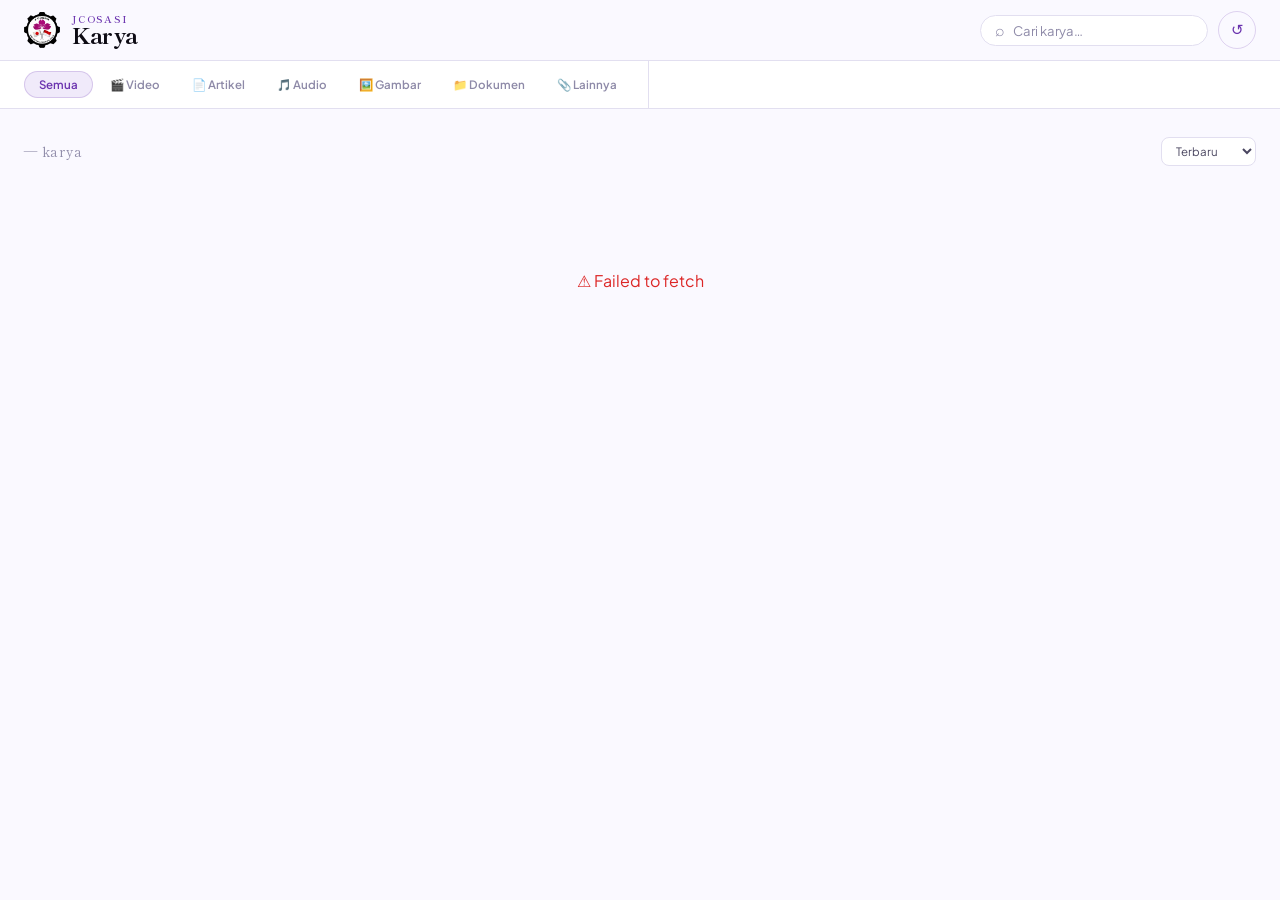
<file: index_karya.html>
<!DOCTYPE html>
<html lang="id">
<head>
<meta charset="UTF-8">
<meta name="viewport" content="width=device-width, initial-scale=1.0">
<title>Karya — JCOSASI</title>
<link rel="icon" type="image/png" href="logo-jcosasi.png"/>
<link href="https://fonts.googleapis.com/css2?family=Shippori+Mincho:wght@400;600;700;800&family=Plus+Jakarta+Sans:wght@300;400;500;600;700;800&family=Space+Mono:wght@400;700&display=swap" rel="stylesheet">
<link rel="stylesheet" href="style_karya.css">
</head>
<body>

<!-- ══ HEADER ══ -->
<header class="site-header">
  <div class="header-inner">
    <div class="header-brand">
      <img src="logo-jcosasi.png" alt="JCOSASI" class="header-logo" onerror="this.style.display='none'">
      <div class="header-wordmark">
        <span class="header-org">JCOSASI</span>
        <span class="header-title">Karya</span>
      </div>
    </div>
    <div class="header-right">
      <div class="search-wrap">
        <span class="search-ico">⌕</span>
        <input type="text" id="searchInp" class="search-inp" placeholder="Cari karya…" oninput="filterKarya()">
      </div>
      <button class="btn-icon btn-reload" onclick="loadKarya()" title="Muat ulang">↺</button>
    </div>
  </div>
</header>

<!-- ══ FILTER BAR ══ -->
<div class="filter-bar">
  <div class="filter-inner">
    <div class="filter-types" id="filterTypes">
      <button class="ftype-btn active" data-type="" onclick="setTypeFilter(this,'')">Semua</button>
      <button class="ftype-btn" data-type="video"   onclick="setTypeFilter(this,'video')">🎬 Video</button>
      <button class="ftype-btn" data-type="artikel" onclick="setTypeFilter(this,'artikel')">📄 Artikel</button>
      <button class="ftype-btn" data-type="audio"   onclick="setTypeFilter(this,'audio')">🎵 Audio</button>
      <button class="ftype-btn" data-type="gambar"  onclick="setTypeFilter(this,'gambar')">🖼️ Gambar</button>
      <button class="ftype-btn" data-type="dokumen" onclick="setTypeFilter(this,'dokumen')">📁 Dokumen</button>
      <button class="ftype-btn" data-type="lainnya" onclick="setTypeFilter(this,'lainnya')">📎 Lainnya</button>
    </div>
    <div class="filter-tags" id="filterTagsWrap">
      <div class="tag-chips" id="tagChips"></div>
    </div>
  </div>
</div>

<!-- ══ MAIN ══ -->
<main class="main-content">
  <div class="gallery-header">
    <div class="gallery-count" id="galleryCount">— karya</div>
    <div class="gallery-sort">
      <select class="sort-sel" id="sortSel" onchange="filterKarya()">
        <option value="terbaru">Terbaru</option>
        <option value="terlama">Terlama</option>
        <option value="judul">Judul A–Z</option>
      </select>
    </div>
  </div>

  <!-- Grid -->
  <div class="karya-grid" id="karyaGrid">
    <div class="loading-state" id="loadingState">
      <div class="loading-ring"></div>
      <div class="loading-txt">Memuat karya…</div>
    </div>
  </div>

  <!-- Empty -->
  <div class="empty-state" id="emptyState" style="display:none">
    <div class="empty-kanji">空</div>
    <div class="empty-title">Belum Ada Karya</div>
    <div class="empty-sub">Belum ada karya yang ditambahkan</div>
  </div>
</main>

<!-- ══ LIGHTBOX ══ -->
<div class="lightbox" id="lightbox" onclick="closeLightbox(event)">
  <div class="lb-inner" id="lbInner"></div>
</div>

<div class="toast-container" id="toastContainer"></div>

<script src="app_karya.js"></script>
</body>
</html>
</file>
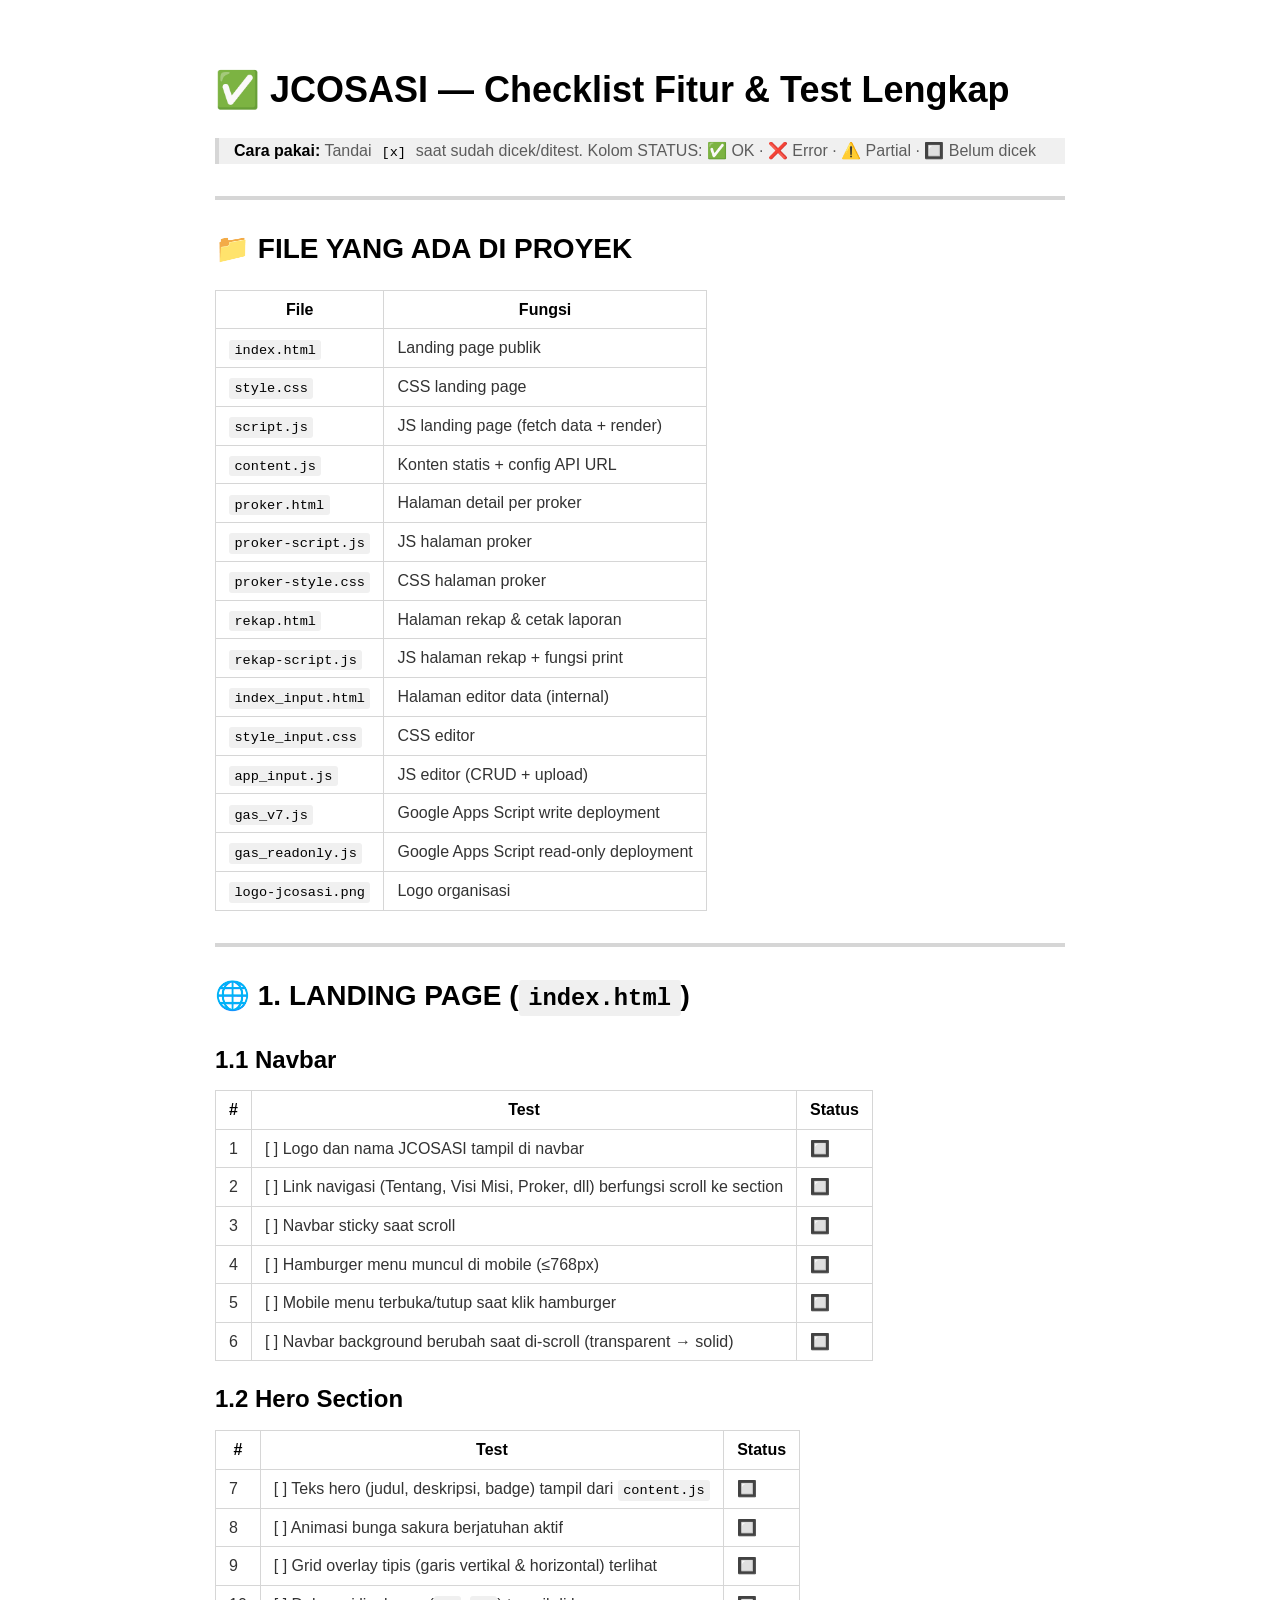
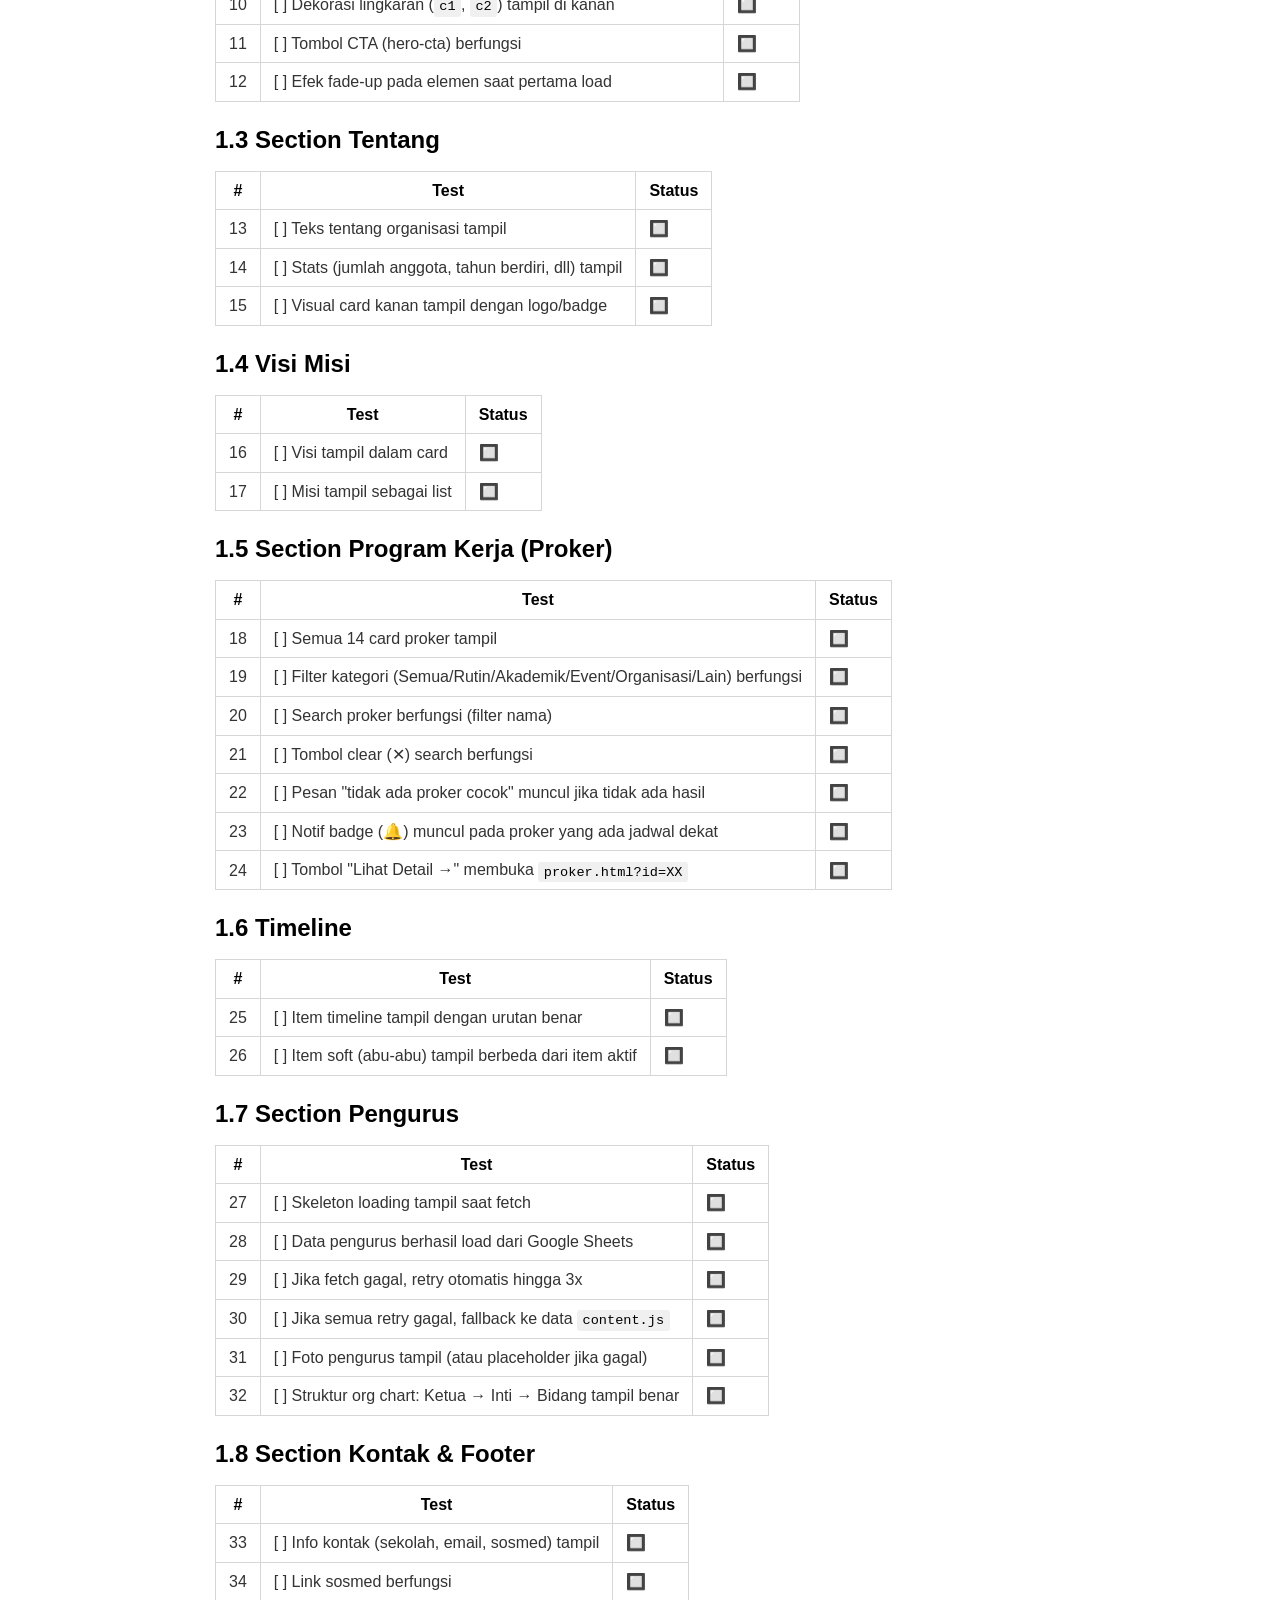
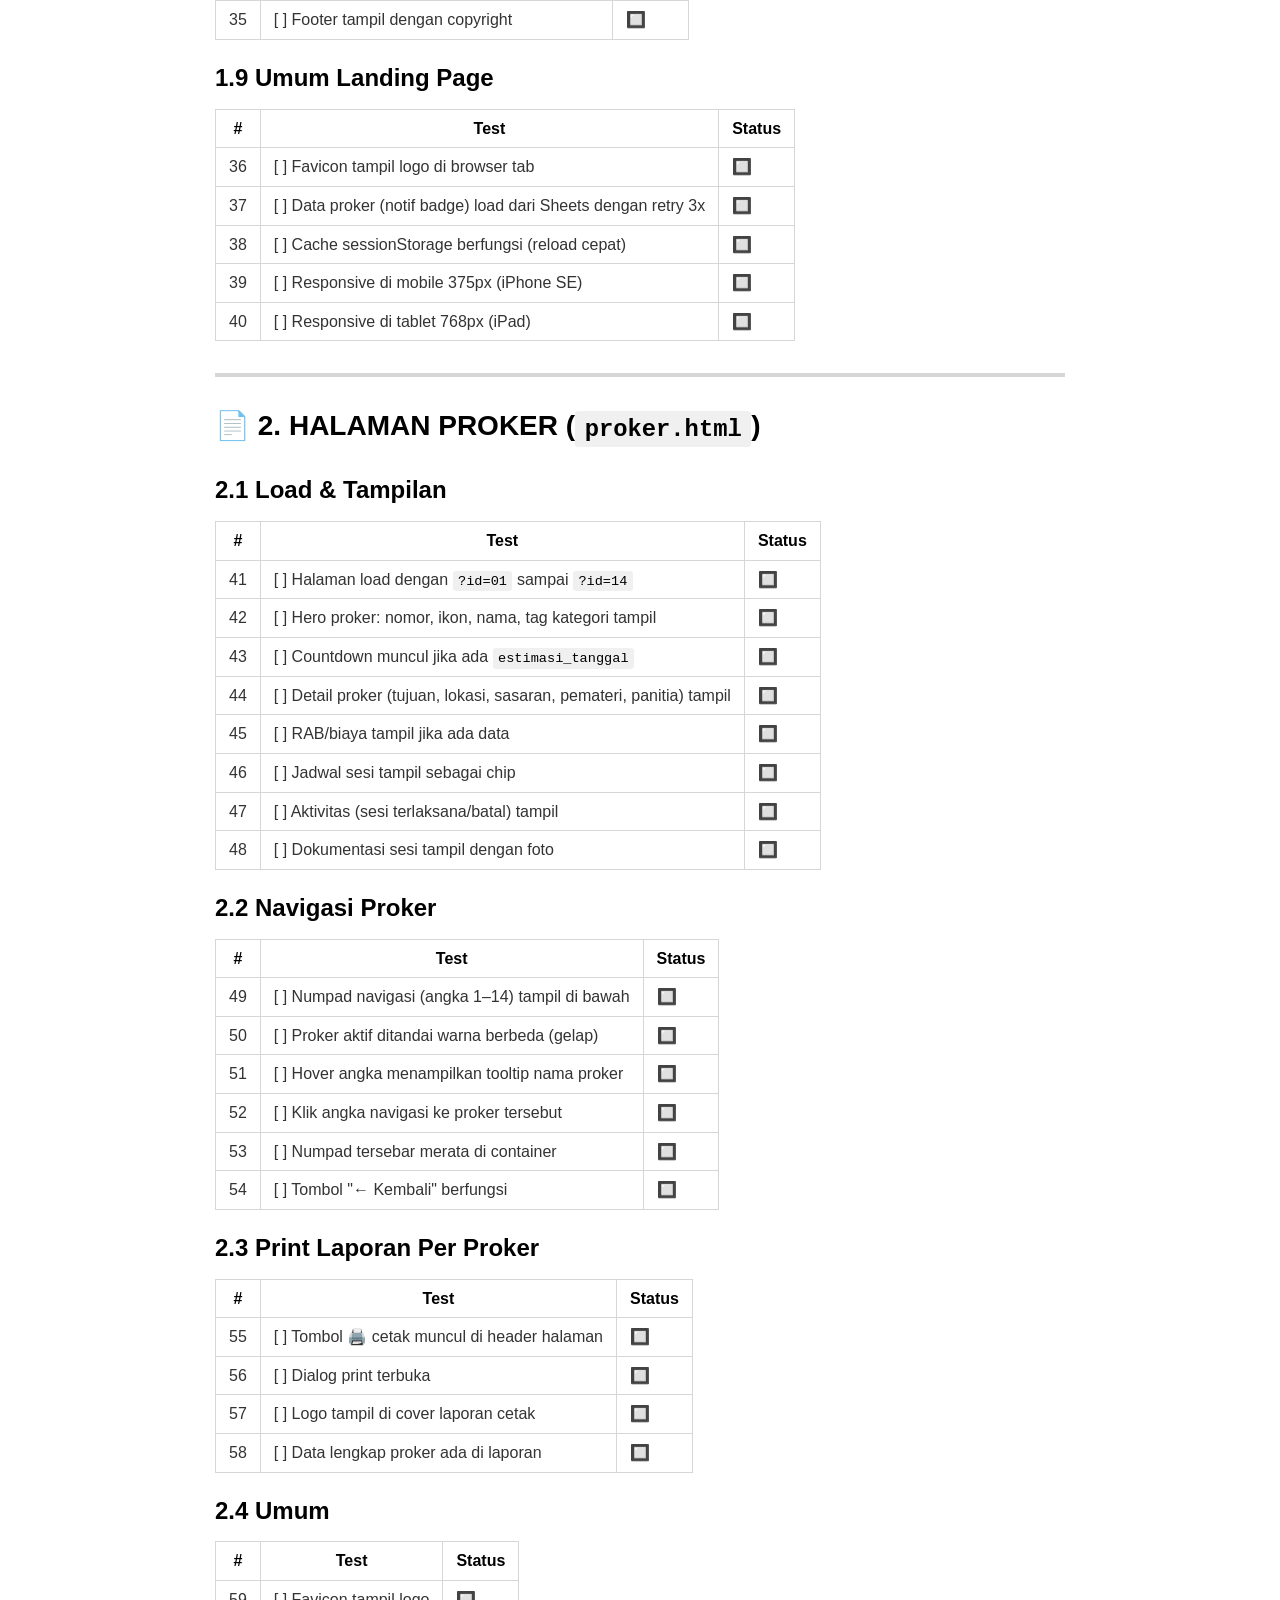
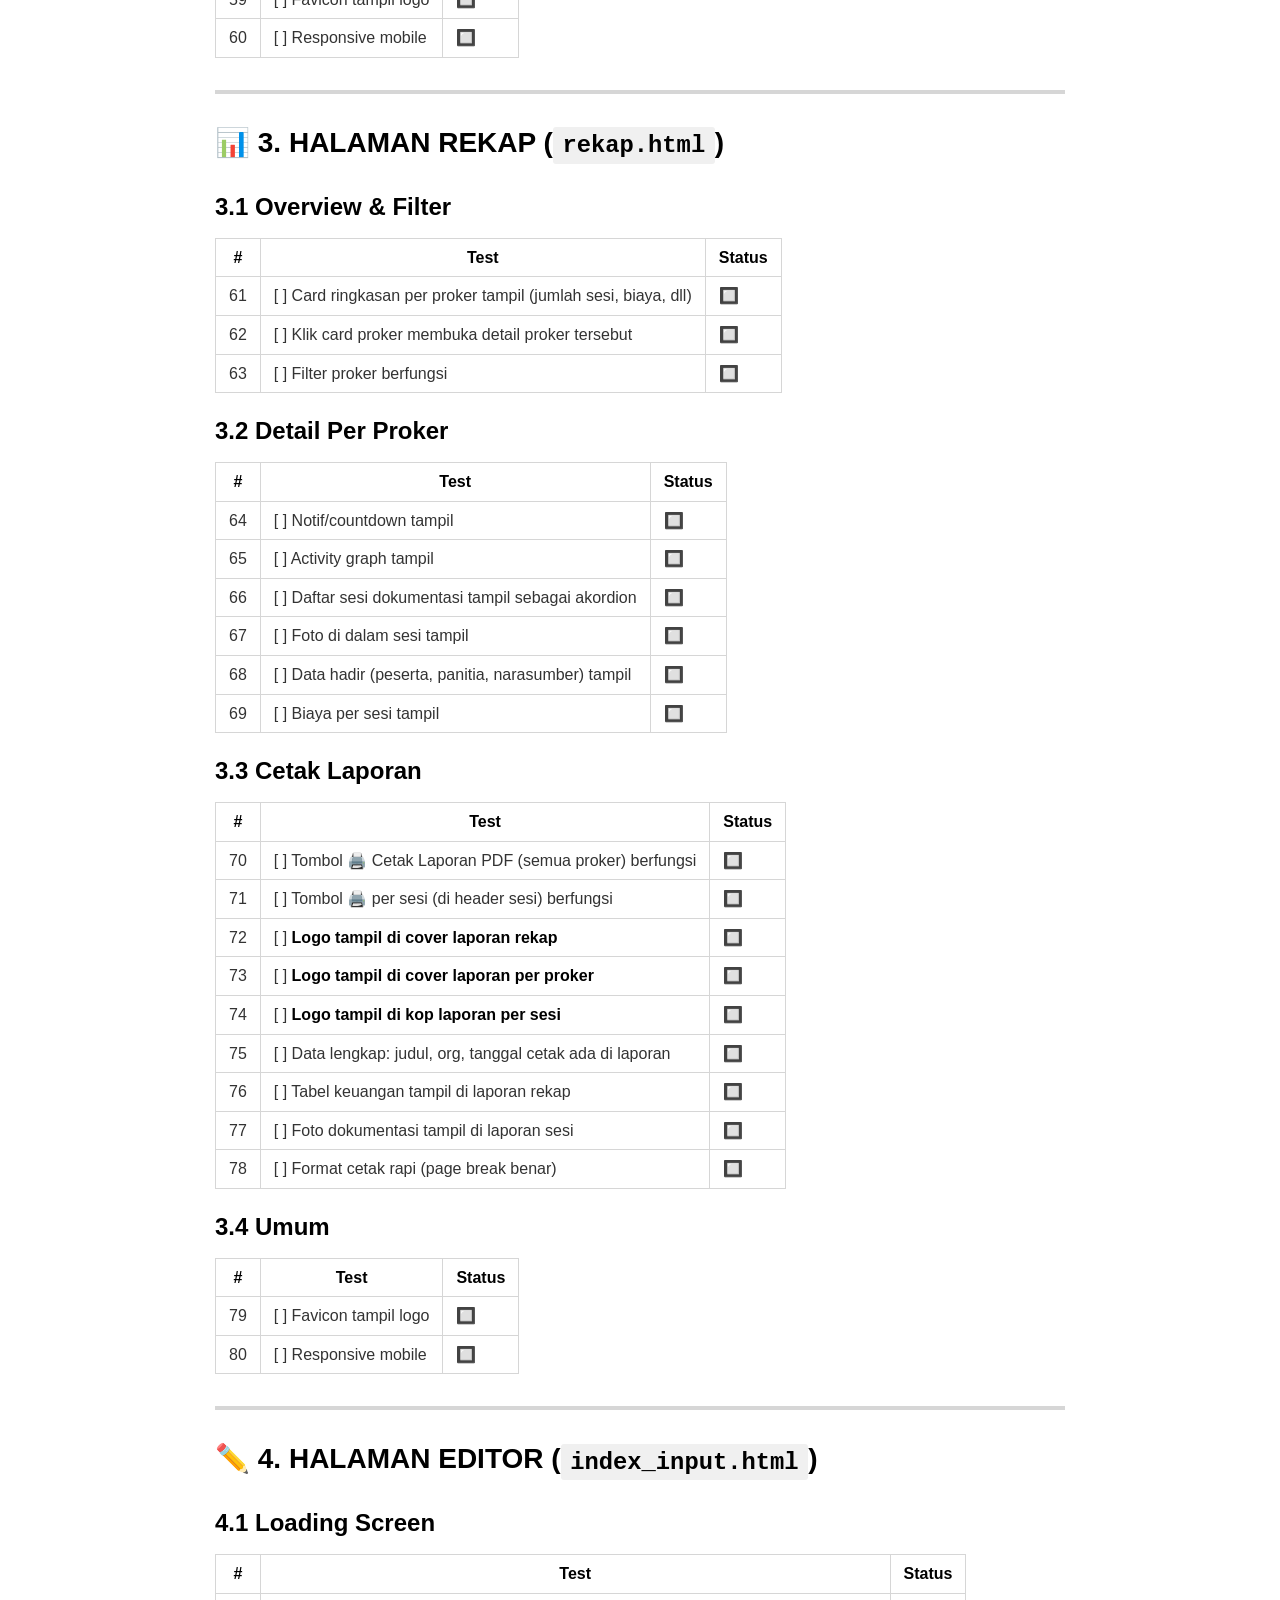
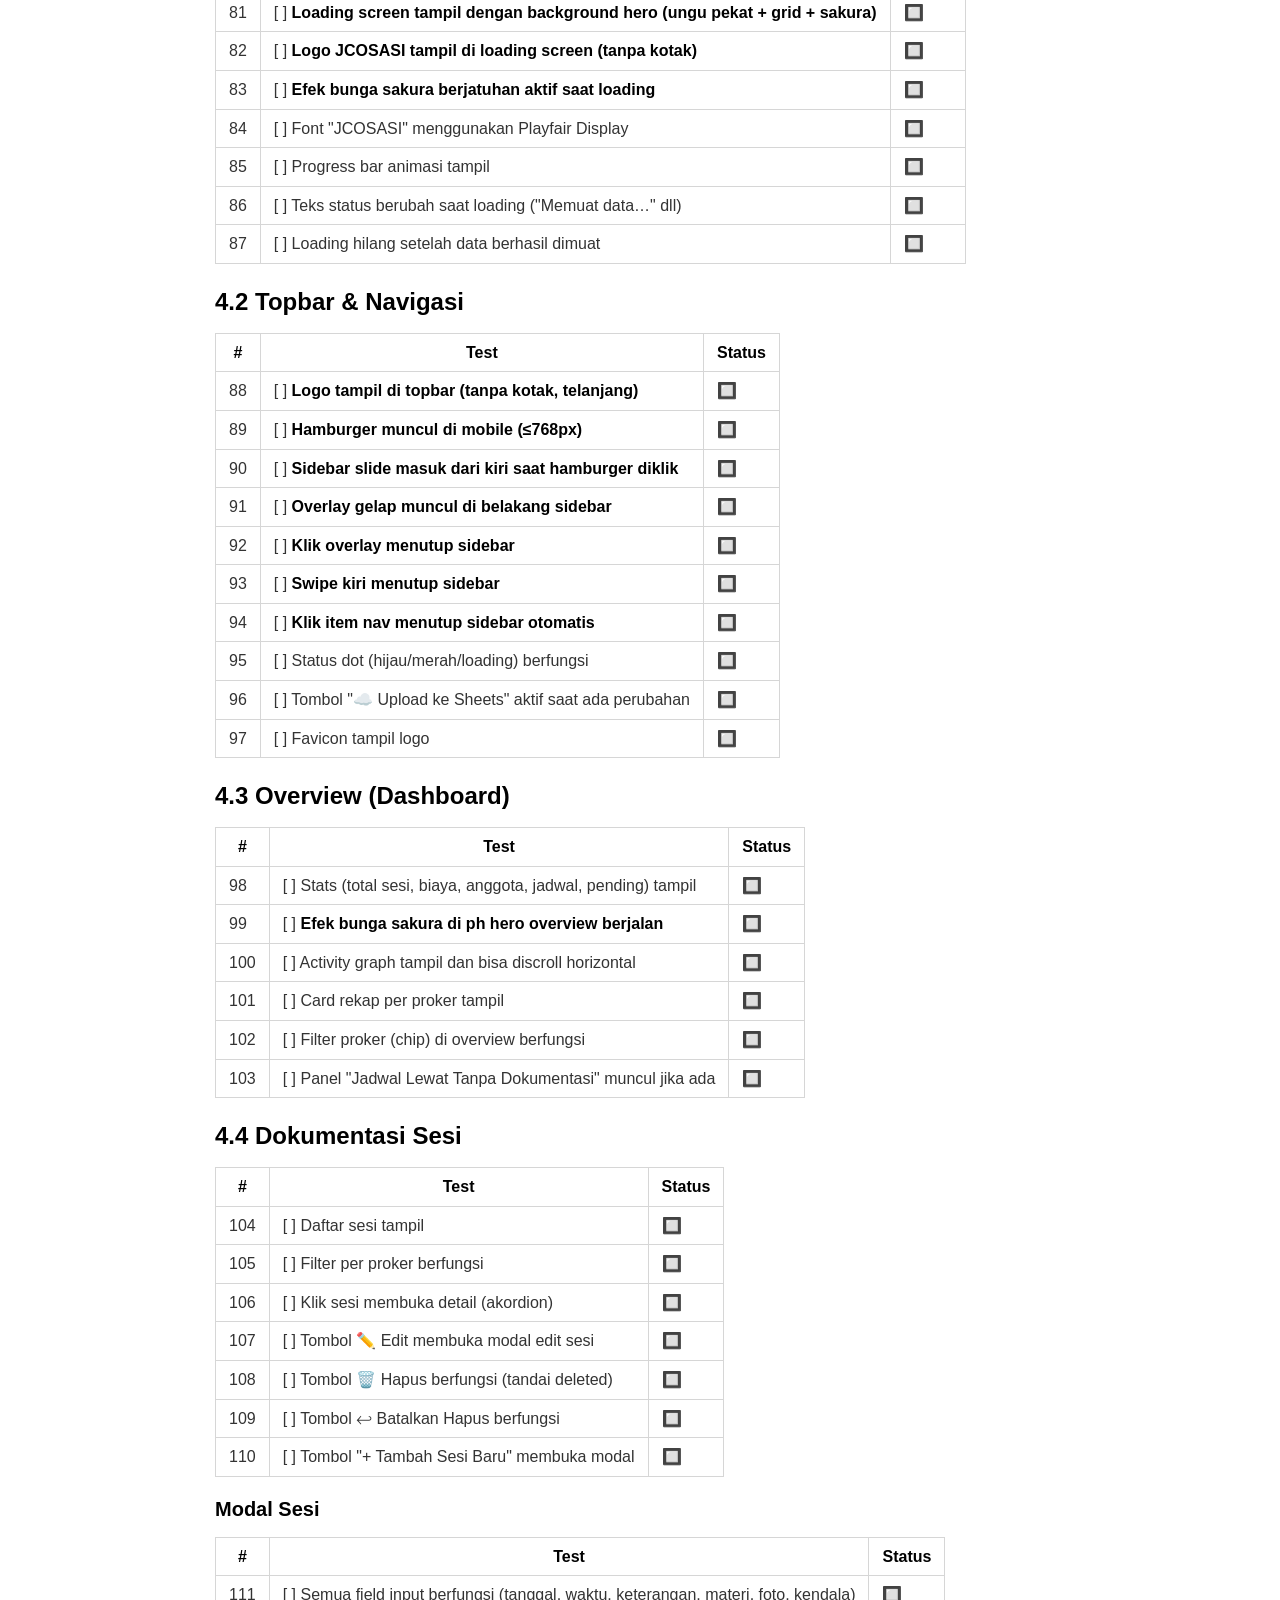
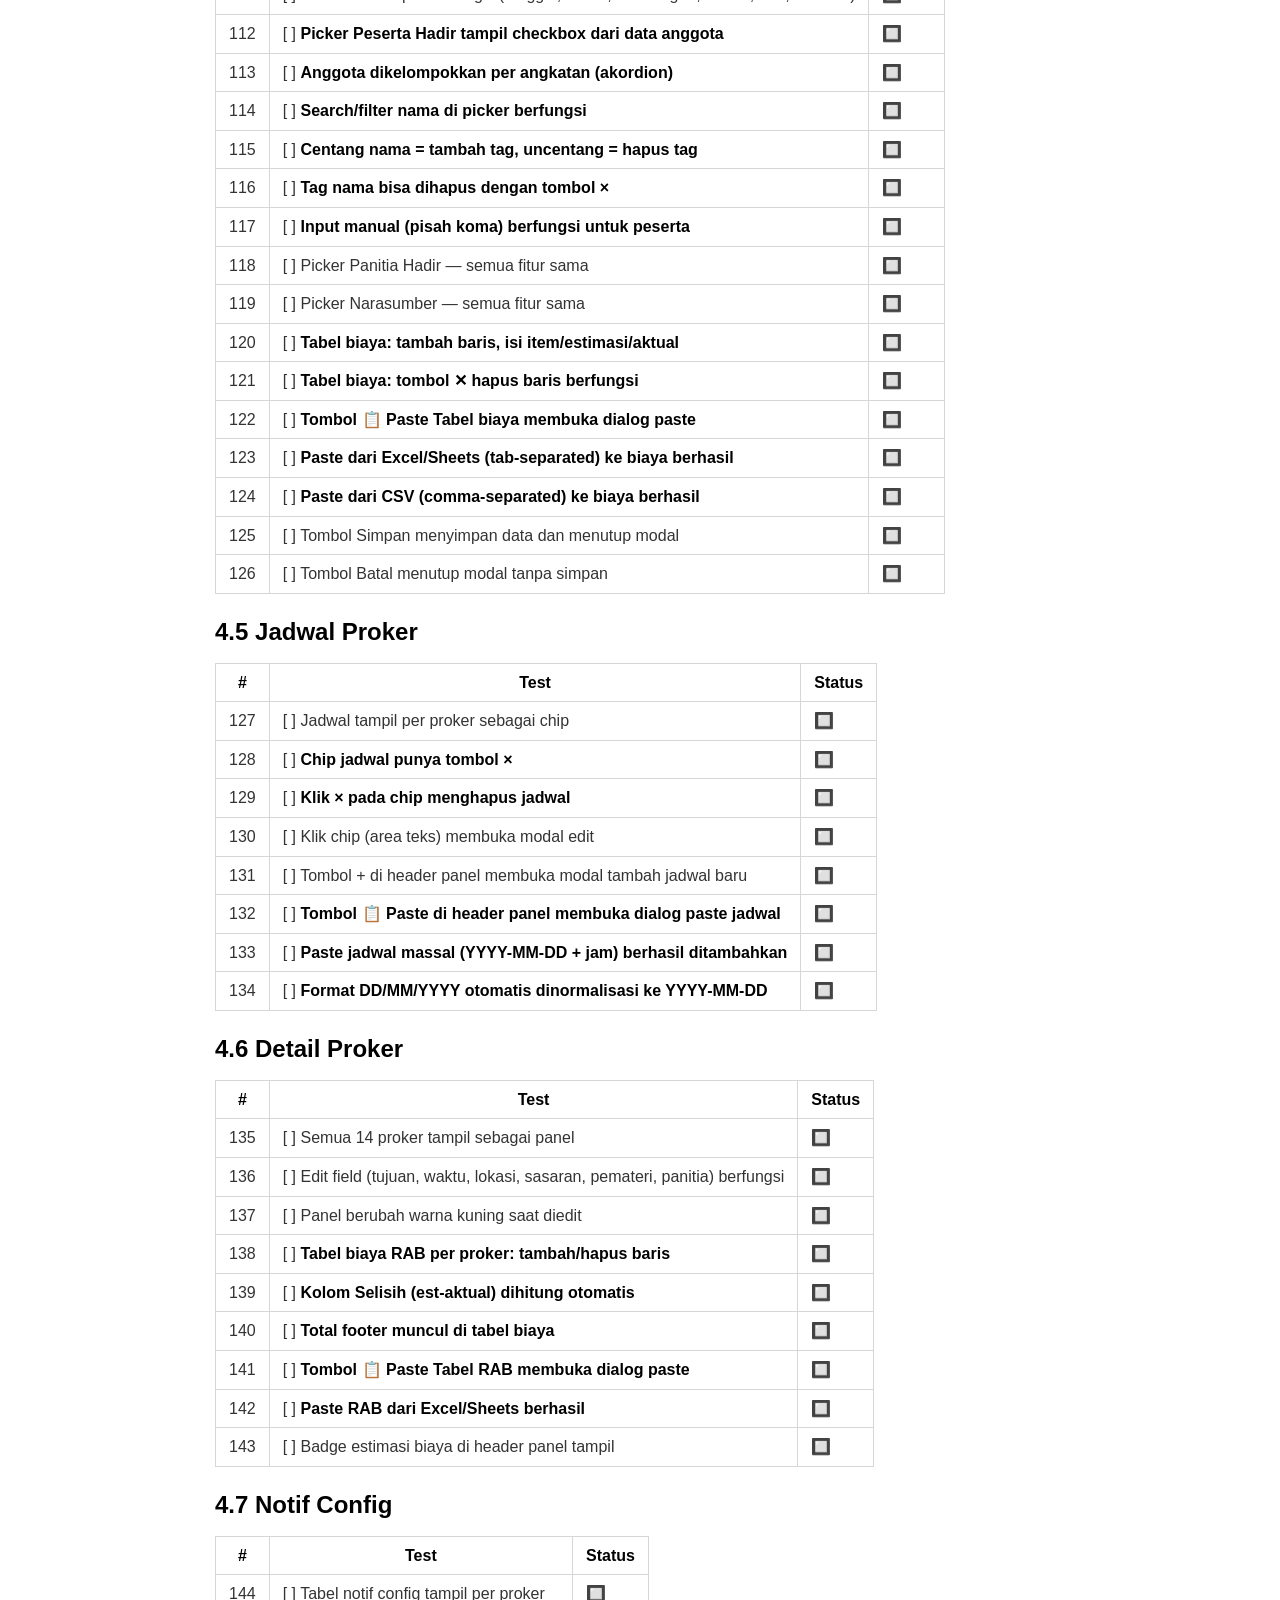
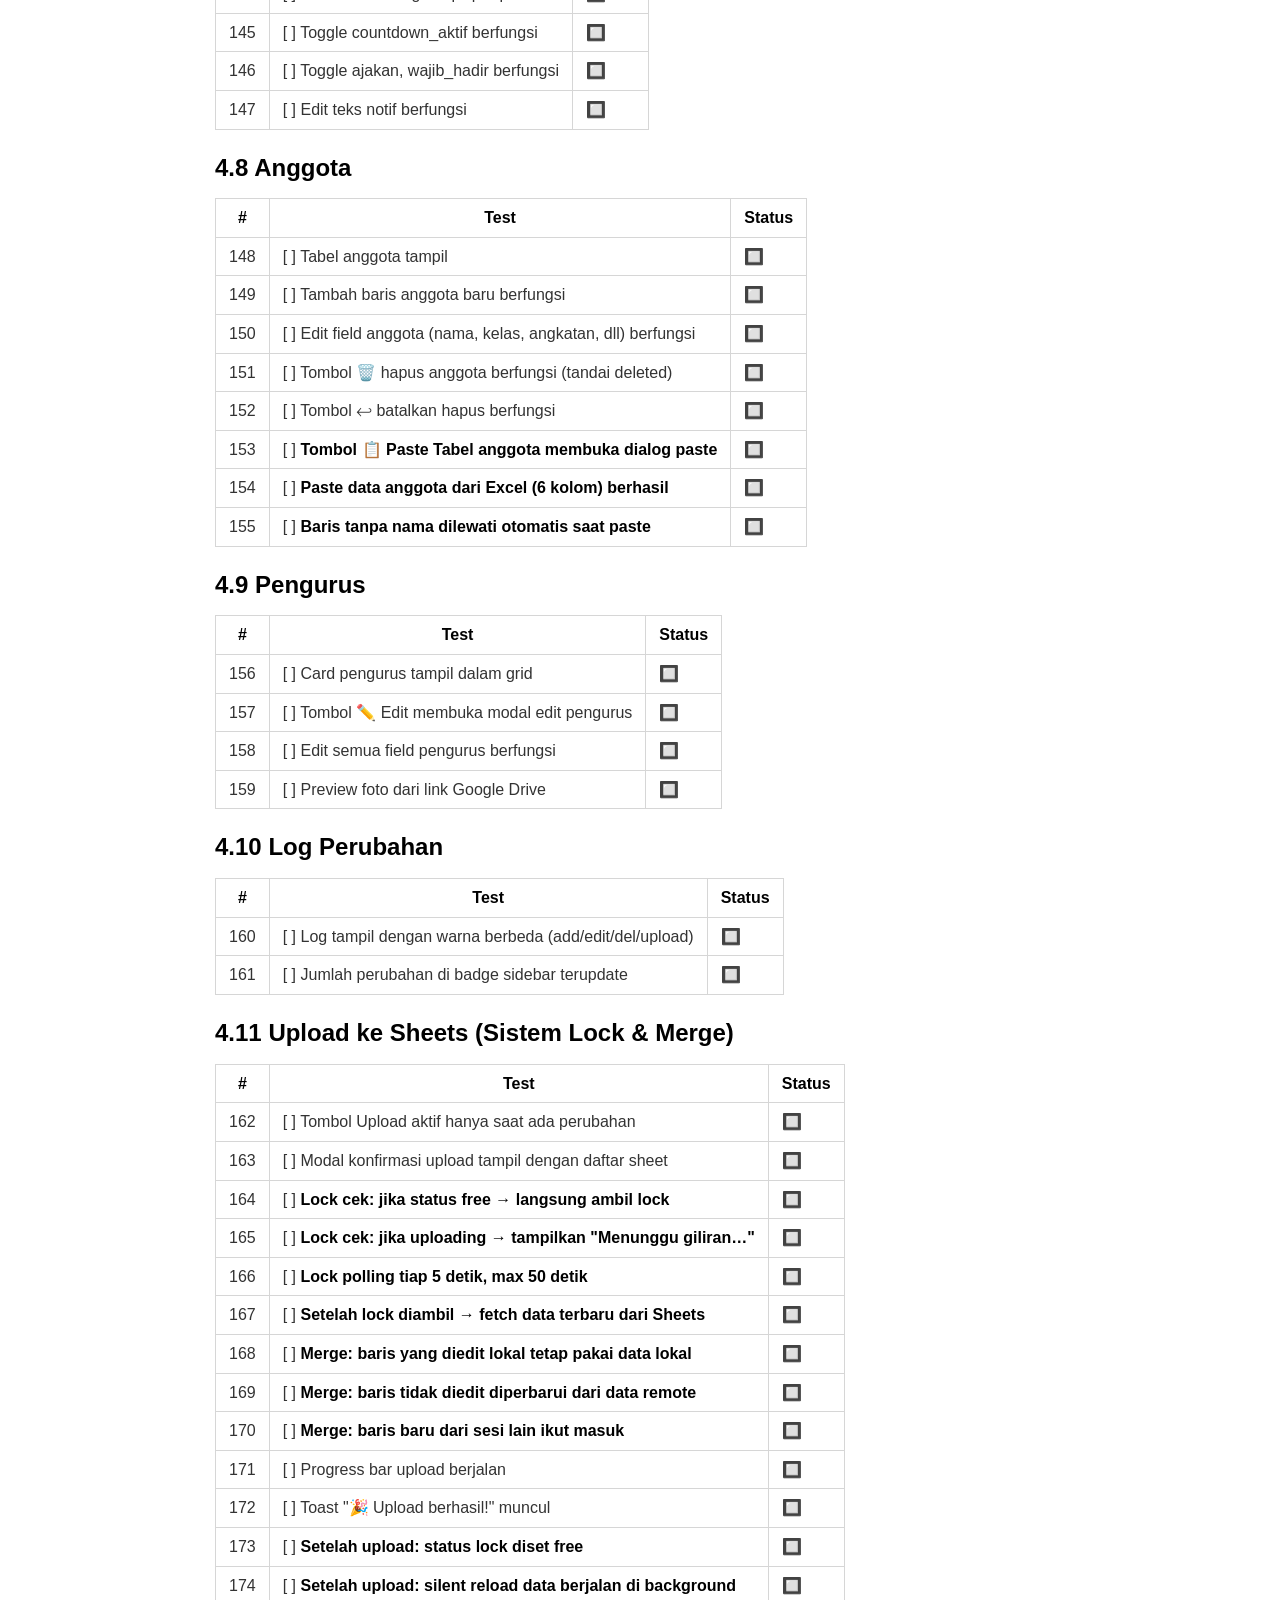
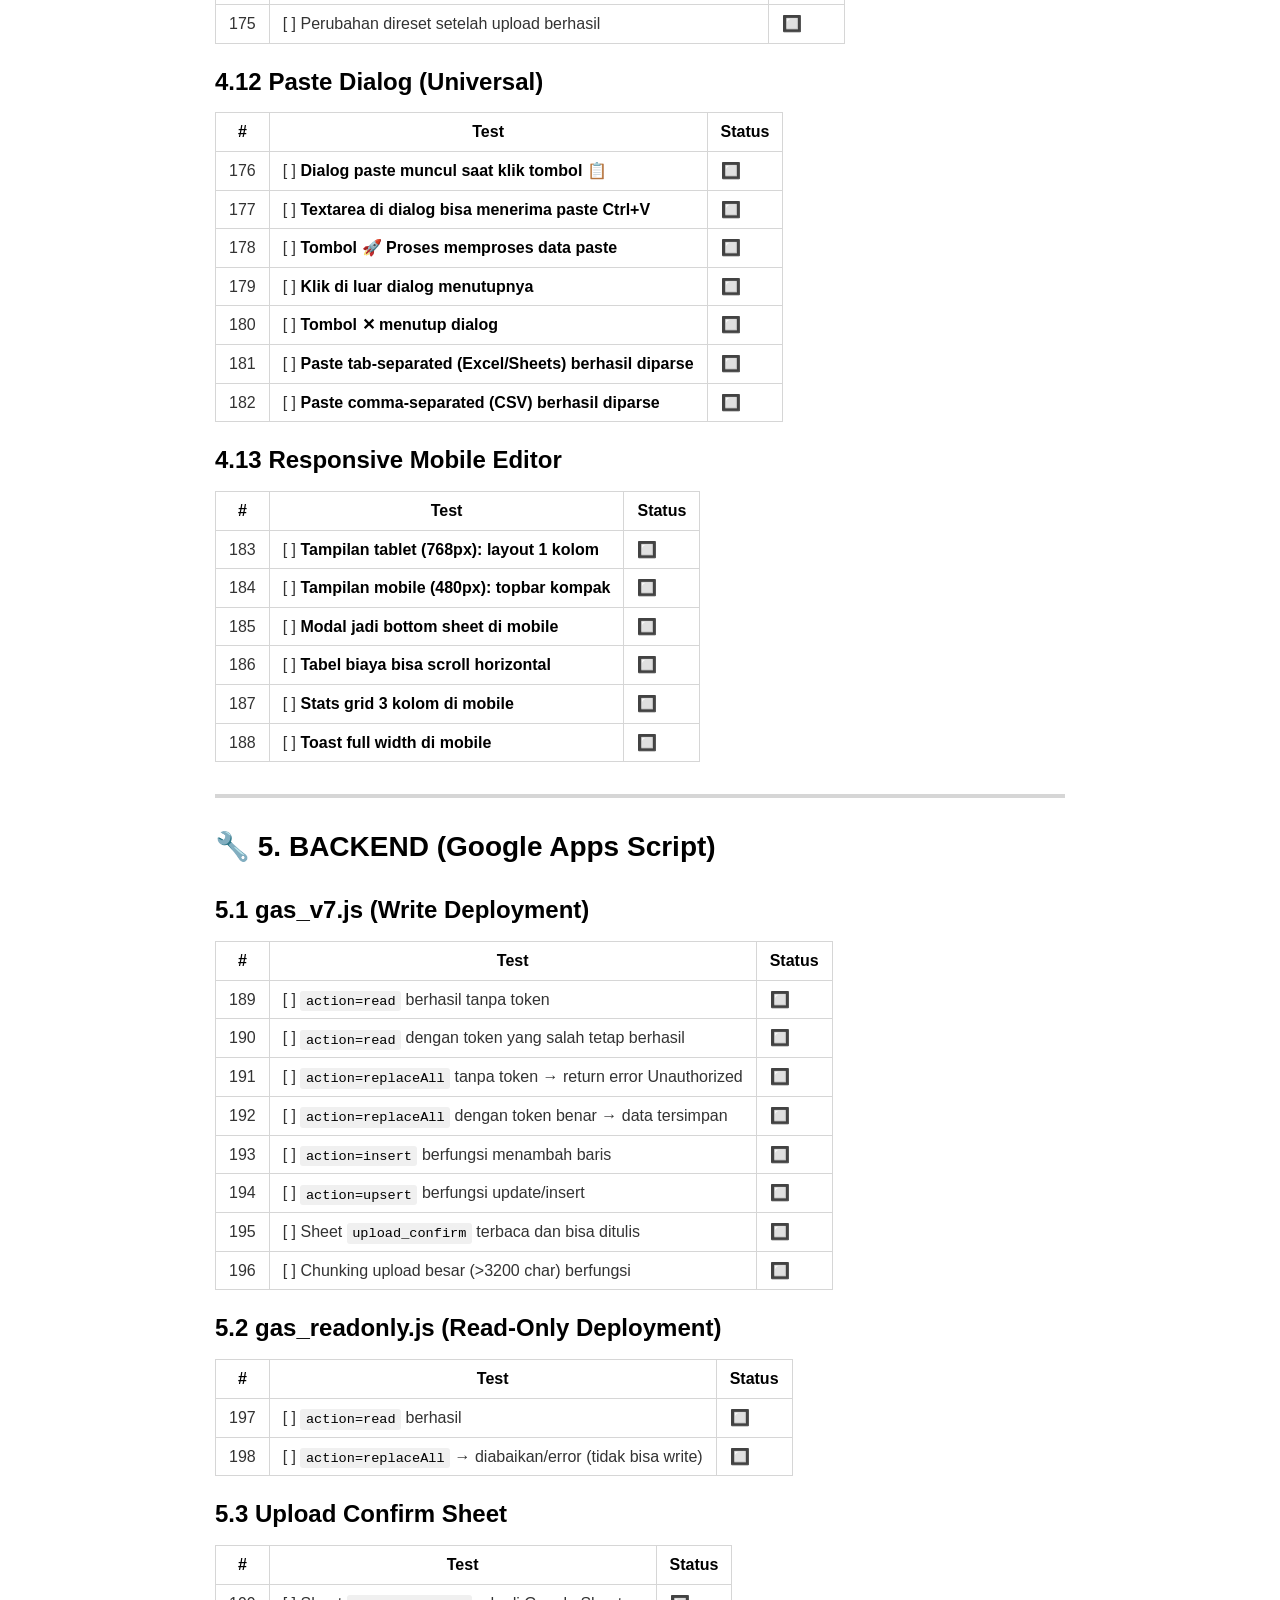
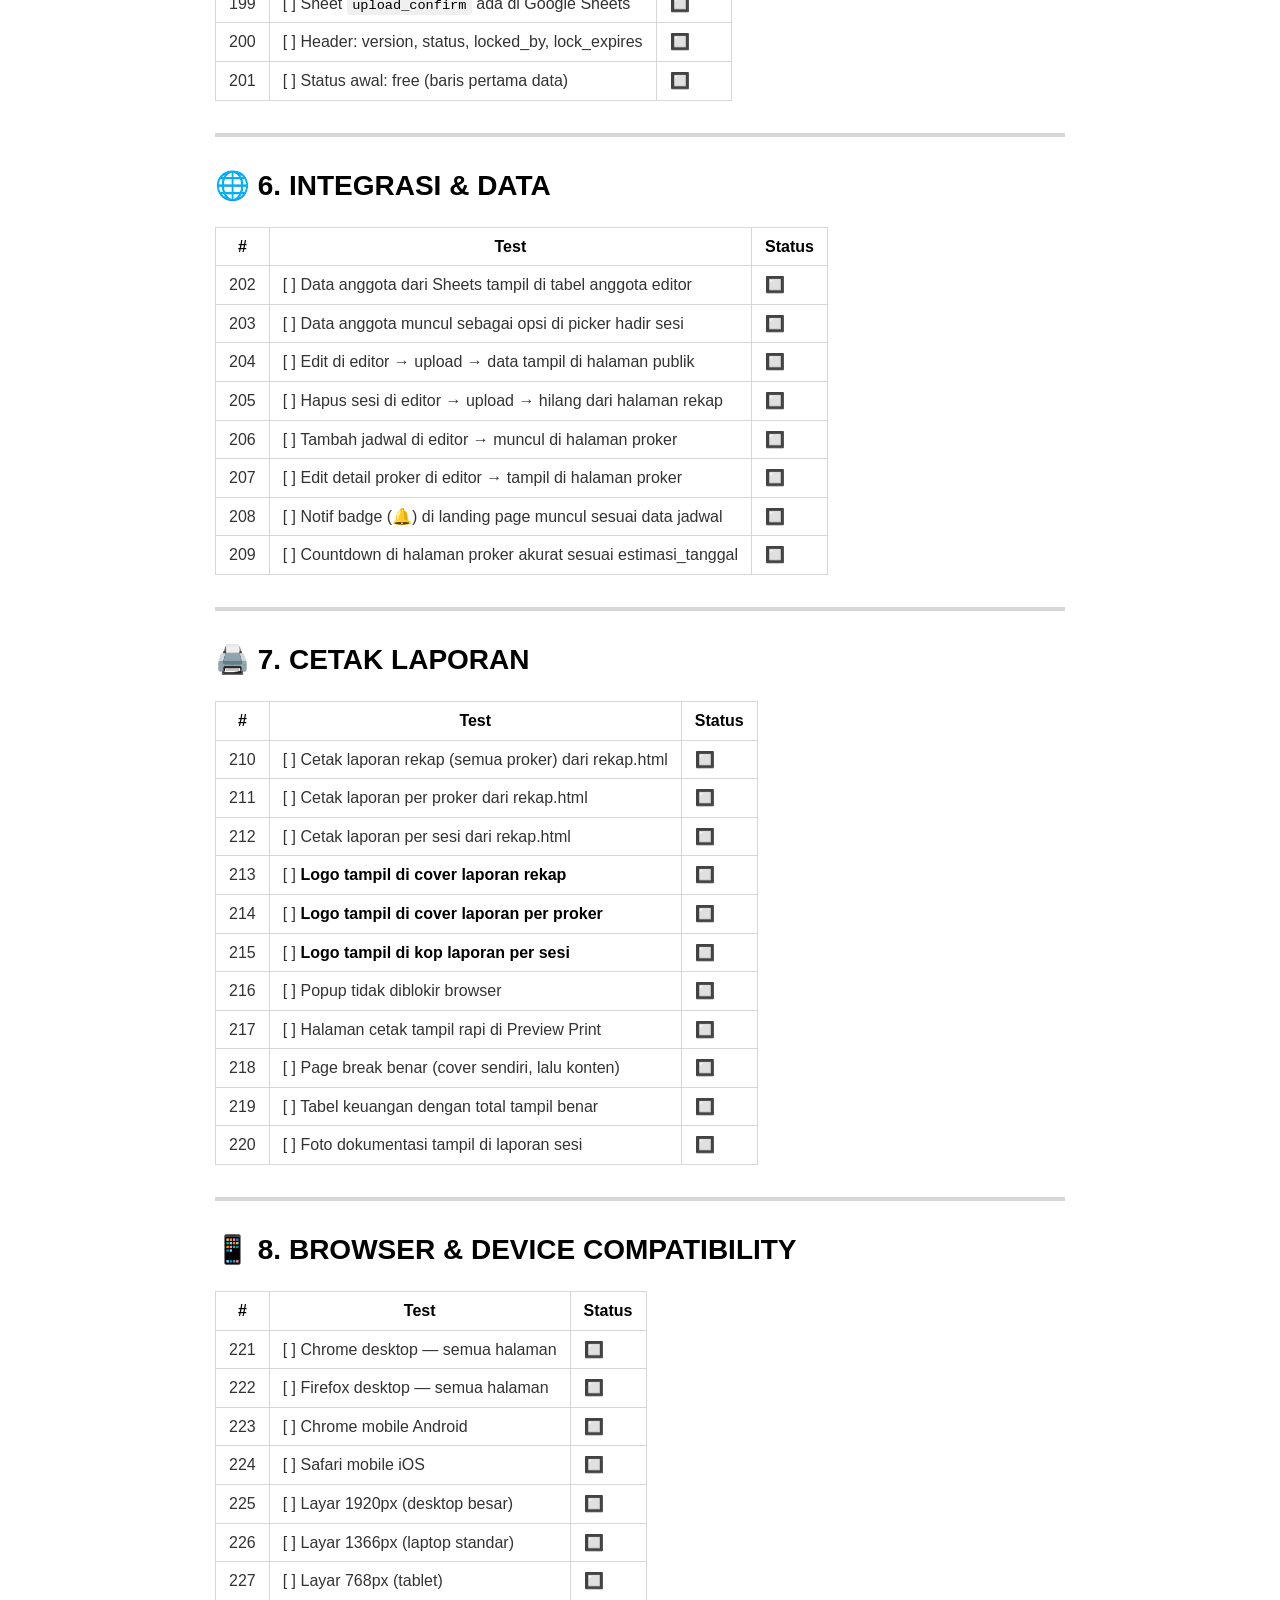
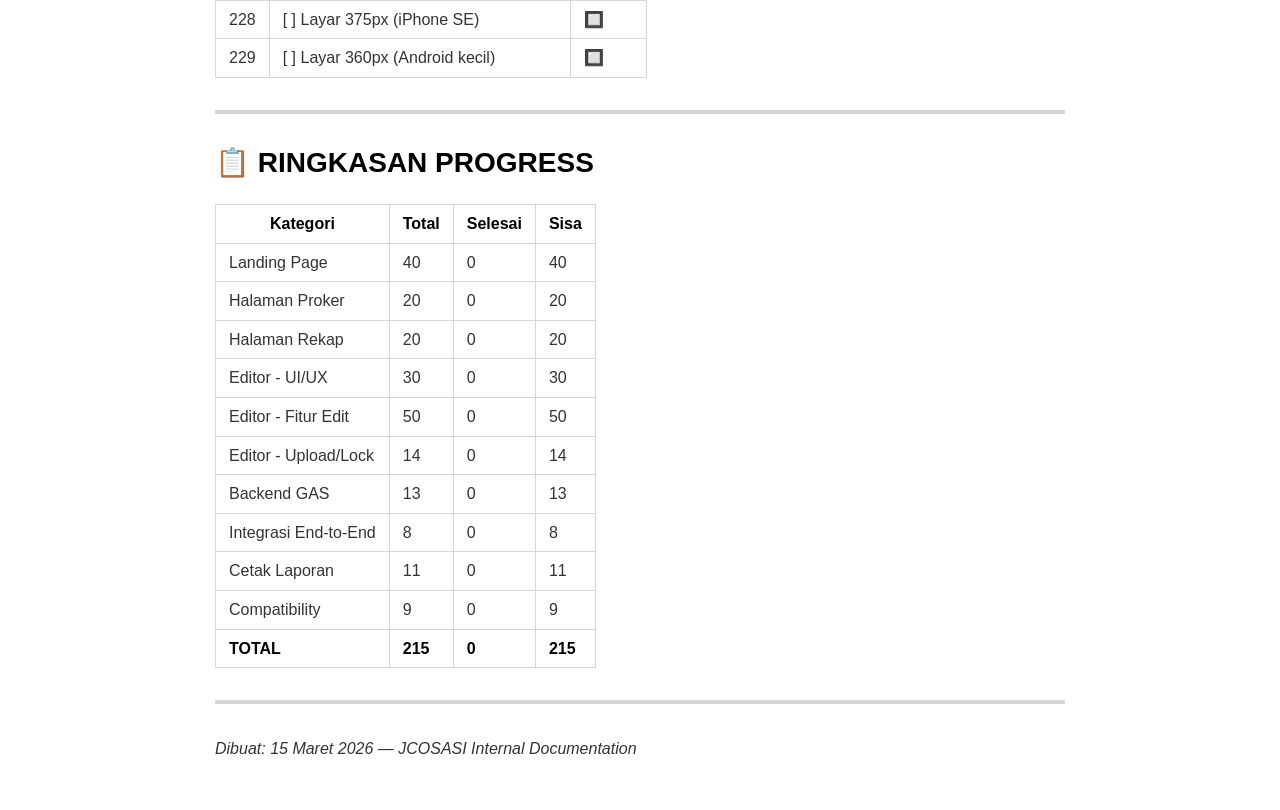
<file: JCOSASI_Checklist.html>
<!DOCTYPE html><html><head>
      <title>JCOSASI_Checklist</title>
      <meta charset="utf-8">
      <meta name="viewport" content="width=device-width, initial-scale=1.0">
      
      <link rel="stylesheet" href="file:///c:\Users\Rosikha\.vscode\extensions\shd101wyy.markdown-preview-enhanced-0.8.20\crossnote\dependencies\katex\katex.min.css">
      
      
      
      
      
      <style>
      code[class*=language-],pre[class*=language-]{color:#333;background:0 0;font-family:Consolas,"Liberation Mono",Menlo,Courier,monospace;text-align:left;white-space:pre;word-spacing:normal;word-break:normal;word-wrap:normal;line-height:1.4;-moz-tab-size:8;-o-tab-size:8;tab-size:8;-webkit-hyphens:none;-moz-hyphens:none;-ms-hyphens:none;hyphens:none}pre[class*=language-]{padding:.8em;overflow:auto;border-radius:3px;background:#f5f5f5}:not(pre)>code[class*=language-]{padding:.1em;border-radius:.3em;white-space:normal;background:#f5f5f5}.token.blockquote,.token.comment{color:#969896}.token.cdata{color:#183691}.token.doctype,.token.macro.property,.token.punctuation,.token.variable{color:#333}.token.builtin,.token.important,.token.keyword,.token.operator,.token.rule{color:#a71d5d}.token.attr-value,.token.regex,.token.string,.token.url{color:#183691}.token.atrule,.token.boolean,.token.code,.token.command,.token.constant,.token.entity,.token.number,.token.property,.token.symbol{color:#0086b3}.token.prolog,.token.selector,.token.tag{color:#63a35c}.token.attr-name,.token.class,.token.class-name,.token.function,.token.id,.token.namespace,.token.pseudo-class,.token.pseudo-element,.token.url-reference .token.variable{color:#795da3}.token.entity{cursor:help}.token.title,.token.title .token.punctuation{font-weight:700;color:#1d3e81}.token.list{color:#ed6a43}.token.inserted{background-color:#eaffea;color:#55a532}.token.deleted{background-color:#ffecec;color:#bd2c00}.token.bold{font-weight:700}.token.italic{font-style:italic}.language-json .token.property{color:#183691}.language-markup .token.tag .token.punctuation{color:#333}.language-css .token.function,code.language-css{color:#0086b3}.language-yaml .token.atrule{color:#63a35c}code.language-yaml{color:#183691}.language-ruby .token.function{color:#333}.language-markdown .token.url{color:#795da3}.language-makefile .token.symbol{color:#795da3}.language-makefile .token.variable{color:#183691}.language-makefile .token.builtin{color:#0086b3}.language-bash .token.keyword{color:#0086b3}pre[data-line]{position:relative;padding:1em 0 1em 3em}pre[data-line] .line-highlight-wrapper{position:absolute;top:0;left:0;background-color:transparent;display:block;width:100%}pre[data-line] .line-highlight{position:absolute;left:0;right:0;padding:inherit 0;margin-top:1em;background:hsla(24,20%,50%,.08);background:linear-gradient(to right,hsla(24,20%,50%,.1) 70%,hsla(24,20%,50%,0));pointer-events:none;line-height:inherit;white-space:pre}pre[data-line] .line-highlight:before,pre[data-line] .line-highlight[data-end]:after{content:attr(data-start);position:absolute;top:.4em;left:.6em;min-width:1em;padding:0 .5em;background-color:hsla(24,20%,50%,.4);color:#f4f1ef;font:bold 65%/1.5 sans-serif;text-align:center;vertical-align:.3em;border-radius:999px;text-shadow:none;box-shadow:0 1px #fff}pre[data-line] .line-highlight[data-end]:after{content:attr(data-end);top:auto;bottom:.4em}html body{font-family:'Helvetica Neue',Helvetica,'Segoe UI',Arial,freesans,sans-serif;font-size:16px;line-height:1.6;color:#333;background-color:#fff;overflow:initial;box-sizing:border-box;word-wrap:break-word}html body>:first-child{margin-top:0}html body h1,html body h2,html body h3,html body h4,html body h5,html body h6{line-height:1.2;margin-top:1em;margin-bottom:16px;color:#000}html body h1{font-size:2.25em;font-weight:300;padding-bottom:.3em}html body h2{font-size:1.75em;font-weight:400;padding-bottom:.3em}html body h3{font-size:1.5em;font-weight:500}html body h4{font-size:1.25em;font-weight:600}html body h5{font-size:1.1em;font-weight:600}html body h6{font-size:1em;font-weight:600}html body h1,html body h2,html body h3,html body h4,html body h5{font-weight:600}html body h5{font-size:1em}html body h6{color:#5c5c5c}html body strong{color:#000}html body del{color:#5c5c5c}html body a:not([href]){color:inherit;text-decoration:none}html body a{color:#08c;text-decoration:none}html body a:hover{color:#00a3f5;text-decoration:none}html body img{max-width:100%}html body>p{margin-top:0;margin-bottom:16px;word-wrap:break-word}html body>ol,html body>ul{margin-bottom:16px}html body ol,html body ul{padding-left:2em}html body ol.no-list,html body ul.no-list{padding:0;list-style-type:none}html body ol ol,html body ol ul,html body ul ol,html body ul ul{margin-top:0;margin-bottom:0}html body li{margin-bottom:0}html body li.task-list-item{list-style:none}html body li>p{margin-top:0;margin-bottom:0}html body .task-list-item-checkbox{margin:0 .2em .25em -1.8em;vertical-align:middle}html body .task-list-item-checkbox:hover{cursor:pointer}html body blockquote{margin:16px 0;font-size:inherit;padding:0 15px;color:#5c5c5c;background-color:#f0f0f0;border-left:4px solid #d6d6d6}html body blockquote>:first-child{margin-top:0}html body blockquote>:last-child{margin-bottom:0}html body hr{height:4px;margin:32px 0;background-color:#d6d6d6;border:0 none}html body table{margin:10px 0 15px 0;border-collapse:collapse;border-spacing:0;display:block;width:100%;overflow:auto;word-break:normal;word-break:keep-all}html body table th{font-weight:700;color:#000}html body table td,html body table th{border:1px solid #d6d6d6;padding:6px 13px}html body dl{padding:0}html body dl dt{padding:0;margin-top:16px;font-size:1em;font-style:italic;font-weight:700}html body dl dd{padding:0 16px;margin-bottom:16px}html body code{font-family:Menlo,Monaco,Consolas,'Courier New',monospace;font-size:.85em;color:#000;background-color:#f0f0f0;border-radius:3px;padding:.2em 0}html body code::after,html body code::before{letter-spacing:-.2em;content:'\00a0'}html body pre>code{padding:0;margin:0;word-break:normal;white-space:pre;background:0 0;border:0}html body .highlight{margin-bottom:16px}html body .highlight pre,html body pre{padding:1em;overflow:auto;line-height:1.45;border:#d6d6d6;border-radius:3px}html body .highlight pre{margin-bottom:0;word-break:normal}html body pre code,html body pre tt{display:inline;max-width:initial;padding:0;margin:0;overflow:initial;line-height:inherit;word-wrap:normal;background-color:transparent;border:0}html body pre code:after,html body pre code:before,html body pre tt:after,html body pre tt:before{content:normal}html body blockquote,html body dl,html body ol,html body p,html body pre,html body ul{margin-top:0;margin-bottom:16px}html body kbd{color:#000;border:1px solid #d6d6d6;border-bottom:2px solid #c7c7c7;padding:2px 4px;background-color:#f0f0f0;border-radius:3px}@media print{html body{background-color:#fff}html body h1,html body h2,html body h3,html body h4,html body h5,html body h6{color:#000;page-break-after:avoid}html body blockquote{color:#5c5c5c}html body pre{page-break-inside:avoid}html body table{display:table}html body img{display:block;max-width:100%;max-height:100%}html body code,html body pre{word-wrap:break-word;white-space:pre}}.markdown-preview{width:100%;height:100%;box-sizing:border-box}.markdown-preview ul{list-style:disc}.markdown-preview ul ul{list-style:circle}.markdown-preview ul ul ul{list-style:square}.markdown-preview ol{list-style:decimal}.markdown-preview ol ol,.markdown-preview ul ol{list-style-type:lower-roman}.markdown-preview ol ol ol,.markdown-preview ol ul ol,.markdown-preview ul ol ol,.markdown-preview ul ul ol{list-style-type:lower-alpha}.markdown-preview .newpage,.markdown-preview .pagebreak{page-break-before:always}.markdown-preview pre.line-numbers{position:relative;padding-left:3.8em;counter-reset:linenumber}.markdown-preview pre.line-numbers>code{position:relative}.markdown-preview pre.line-numbers .line-numbers-rows{position:absolute;pointer-events:none;top:1em;font-size:100%;left:0;width:3em;letter-spacing:-1px;border-right:1px solid #999;-webkit-user-select:none;-moz-user-select:none;-ms-user-select:none;user-select:none}.markdown-preview pre.line-numbers .line-numbers-rows>span{pointer-events:none;display:block;counter-increment:linenumber}.markdown-preview pre.line-numbers .line-numbers-rows>span:before{content:counter(linenumber);color:#999;display:block;padding-right:.8em;text-align:right}.markdown-preview .mathjax-exps .MathJax_Display{text-align:center!important}.markdown-preview:not([data-for=preview]) .code-chunk .code-chunk-btn-group{display:none}.markdown-preview:not([data-for=preview]) .code-chunk .status{display:none}.markdown-preview:not([data-for=preview]) .code-chunk .output-div{margin-bottom:16px}.markdown-preview .md-toc{padding:0}.markdown-preview .md-toc .md-toc-link-wrapper .md-toc-link{display:inline;padding:.25rem 0}.markdown-preview .md-toc .md-toc-link-wrapper .md-toc-link div,.markdown-preview .md-toc .md-toc-link-wrapper .md-toc-link p{display:inline}.markdown-preview .md-toc .md-toc-link-wrapper.highlighted .md-toc-link{font-weight:800}.scrollbar-style::-webkit-scrollbar{width:8px}.scrollbar-style::-webkit-scrollbar-track{border-radius:10px;background-color:transparent}.scrollbar-style::-webkit-scrollbar-thumb{border-radius:5px;background-color:rgba(150,150,150,.66);border:4px solid rgba(150,150,150,.66);background-clip:content-box}html body[for=html-export]:not([data-presentation-mode]){position:relative;width:100%;height:100%;top:0;left:0;margin:0;padding:0;overflow:auto}html body[for=html-export]:not([data-presentation-mode]) .markdown-preview{position:relative;top:0;min-height:100vh}@media screen and (min-width:914px){html body[for=html-export]:not([data-presentation-mode]) .markdown-preview{padding:2em calc(50% - 457px + 2em)}}@media screen and (max-width:914px){html body[for=html-export]:not([data-presentation-mode]) .markdown-preview{padding:2em}}@media screen and (max-width:450px){html body[for=html-export]:not([data-presentation-mode]) .markdown-preview{font-size:14px!important;padding:1em}}@media print{html body[for=html-export]:not([data-presentation-mode]) #sidebar-toc-btn{display:none}}html body[for=html-export]:not([data-presentation-mode]) #sidebar-toc-btn{position:fixed;bottom:8px;left:8px;font-size:28px;cursor:pointer;color:inherit;z-index:99;width:32px;text-align:center;opacity:.4}html body[for=html-export]:not([data-presentation-mode])[html-show-sidebar-toc] #sidebar-toc-btn{opacity:1}html body[for=html-export]:not([data-presentation-mode])[html-show-sidebar-toc] .md-sidebar-toc{position:fixed;top:0;left:0;width:300px;height:100%;padding:32px 0 48px 0;font-size:14px;box-shadow:0 0 4px rgba(150,150,150,.33);box-sizing:border-box;overflow:auto;background-color:inherit}html body[for=html-export]:not([data-presentation-mode])[html-show-sidebar-toc] .md-sidebar-toc::-webkit-scrollbar{width:8px}html body[for=html-export]:not([data-presentation-mode])[html-show-sidebar-toc] .md-sidebar-toc::-webkit-scrollbar-track{border-radius:10px;background-color:transparent}html body[for=html-export]:not([data-presentation-mode])[html-show-sidebar-toc] .md-sidebar-toc::-webkit-scrollbar-thumb{border-radius:5px;background-color:rgba(150,150,150,.66);border:4px solid rgba(150,150,150,.66);background-clip:content-box}html body[for=html-export]:not([data-presentation-mode])[html-show-sidebar-toc] .md-sidebar-toc a{text-decoration:none}html body[for=html-export]:not([data-presentation-mode])[html-show-sidebar-toc] .md-sidebar-toc .md-toc{padding:0 16px}html body[for=html-export]:not([data-presentation-mode])[html-show-sidebar-toc] .md-sidebar-toc .md-toc .md-toc-link-wrapper .md-toc-link{display:inline;padding:.25rem 0}html body[for=html-export]:not([data-presentation-mode])[html-show-sidebar-toc] .md-sidebar-toc .md-toc .md-toc-link-wrapper .md-toc-link div,html body[for=html-export]:not([data-presentation-mode])[html-show-sidebar-toc] .md-sidebar-toc .md-toc .md-toc-link-wrapper .md-toc-link p{display:inline}html body[for=html-export]:not([data-presentation-mode])[html-show-sidebar-toc] .md-sidebar-toc .md-toc .md-toc-link-wrapper.highlighted .md-toc-link{font-weight:800}html body[for=html-export]:not([data-presentation-mode])[html-show-sidebar-toc] .markdown-preview{left:300px;width:calc(100% - 300px);padding:2em calc(50% - 457px - 300px / 2);margin:0;box-sizing:border-box}@media screen and (max-width:1274px){html body[for=html-export]:not([data-presentation-mode])[html-show-sidebar-toc] .markdown-preview{padding:2em}}@media screen and (max-width:450px){html body[for=html-export]:not([data-presentation-mode])[html-show-sidebar-toc] .markdown-preview{width:100%}}html body[for=html-export]:not([data-presentation-mode]):not([html-show-sidebar-toc]) .markdown-preview{left:50%;transform:translateX(-50%)}html body[for=html-export]:not([data-presentation-mode]):not([html-show-sidebar-toc]) .md-sidebar-toc{display:none}
/* Please visit the URL below for more information: */
/*   https://shd101wyy.github.io/markdown-preview-enhanced/#/customize-css */
/* Please visit the URL below for more information: */
/*   https://shd101wyy.github.io/markdown-preview-enhanced/#/customize-css */

      </style>
      <!-- The content below will be included at the end of the <head> element. --><script type="text/javascript">
  document.addEventListener("DOMContentLoaded", function () {
    // your code here
  });
</script></head><body for="html-export">
    
    
      <div class="crossnote markdown-preview  ">
      
<h1 id="-jcosasi--checklist-fitur--test-lengkap">✅ JCOSASI — Checklist Fitur &amp; Test Lengkap </h1>
<blockquote>
<p><strong>Cara pakai:</strong> Tandai <code>[x]</code> saat sudah dicek/ditest. Kolom STATUS: ✅ OK · ❌ Error · ⚠️ Partial · 🔲 Belum dicek</p>
</blockquote>
<hr>
<h2 id="-file-yang-ada-di-proyek">📁 FILE YANG ADA DI PROYEK </h2>
<table>
<thead>
<tr>
<th>File</th>
<th>Fungsi</th>
</tr>
</thead>
<tbody>
<tr>
<td><code>index.html</code></td>
<td>Landing page publik</td>
</tr>
<tr>
<td><code>style.css</code></td>
<td>CSS landing page</td>
</tr>
<tr>
<td><code>script.js</code></td>
<td>JS landing page (fetch data + render)</td>
</tr>
<tr>
<td><code>content.js</code></td>
<td>Konten statis + config API URL</td>
</tr>
<tr>
<td><code>proker.html</code></td>
<td>Halaman detail per proker</td>
</tr>
<tr>
<td><code>proker-script.js</code></td>
<td>JS halaman proker</td>
</tr>
<tr>
<td><code>proker-style.css</code></td>
<td>CSS halaman proker</td>
</tr>
<tr>
<td><code>rekap.html</code></td>
<td>Halaman rekap &amp; cetak laporan</td>
</tr>
<tr>
<td><code>rekap-script.js</code></td>
<td>JS halaman rekap + fungsi print</td>
</tr>
<tr>
<td><code>index_input.html</code></td>
<td>Halaman editor data (internal)</td>
</tr>
<tr>
<td><code>style_input.css</code></td>
<td>CSS editor</td>
</tr>
<tr>
<td><code>app_input.js</code></td>
<td>JS editor (CRUD + upload)</td>
</tr>
<tr>
<td><code>gas_v7.js</code></td>
<td>Google Apps Script write deployment</td>
</tr>
<tr>
<td><code>gas_readonly.js</code></td>
<td>Google Apps Script read-only deployment</td>
</tr>
<tr>
<td><code>logo-jcosasi.png</code></td>
<td>Logo organisasi</td>
</tr>
</tbody>
</table>
<hr>
<h2 id="-1-landing-page-indexhtml">🌐 1. LANDING PAGE (<code>index.html</code>) </h2>
<h3 id="11-navbar">1.1 Navbar </h3>
<table>
<thead>
<tr>
<th>#</th>
<th>Test</th>
<th>Status</th>
</tr>
</thead>
<tbody>
<tr>
<td>1</td>
<td>[ ] Logo dan nama JCOSASI tampil di navbar</td>
<td>🔲</td>
</tr>
<tr>
<td>2</td>
<td>[ ] Link navigasi (Tentang, Visi Misi, Proker, dll) berfungsi scroll ke section</td>
<td>🔲</td>
</tr>
<tr>
<td>3</td>
<td>[ ] Navbar sticky saat scroll</td>
<td>🔲</td>
</tr>
<tr>
<td>4</td>
<td>[ ] Hamburger menu muncul di mobile (≤768px)</td>
<td>🔲</td>
</tr>
<tr>
<td>5</td>
<td>[ ] Mobile menu terbuka/tutup saat klik hamburger</td>
<td>🔲</td>
</tr>
<tr>
<td>6</td>
<td>[ ] Navbar background berubah saat di-scroll (transparent → solid)</td>
<td>🔲</td>
</tr>
</tbody>
</table>
<h3 id="12-hero-section">1.2 Hero Section </h3>
<table>
<thead>
<tr>
<th>#</th>
<th>Test</th>
<th>Status</th>
</tr>
</thead>
<tbody>
<tr>
<td>7</td>
<td>[ ] Teks hero (judul, deskripsi, badge) tampil dari <code>content.js</code></td>
<td>🔲</td>
</tr>
<tr>
<td>8</td>
<td>[ ] Animasi bunga sakura berjatuhan aktif</td>
<td>🔲</td>
</tr>
<tr>
<td>9</td>
<td>[ ] Grid overlay tipis (garis vertikal &amp; horizontal) terlihat</td>
<td>🔲</td>
</tr>
<tr>
<td>10</td>
<td>[ ] Dekorasi lingkaran (<code>c1</code>, <code>c2</code>) tampil di kanan</td>
<td>🔲</td>
</tr>
<tr>
<td>11</td>
<td>[ ] Tombol CTA (hero-cta) berfungsi</td>
<td>🔲</td>
</tr>
<tr>
<td>12</td>
<td>[ ] Efek fade-up pada elemen saat pertama load</td>
<td>🔲</td>
</tr>
</tbody>
</table>
<h3 id="13-section-tentang">1.3 Section Tentang </h3>
<table>
<thead>
<tr>
<th>#</th>
<th>Test</th>
<th>Status</th>
</tr>
</thead>
<tbody>
<tr>
<td>13</td>
<td>[ ] Teks tentang organisasi tampil</td>
<td>🔲</td>
</tr>
<tr>
<td>14</td>
<td>[ ] Stats (jumlah anggota, tahun berdiri, dll) tampil</td>
<td>🔲</td>
</tr>
<tr>
<td>15</td>
<td>[ ] Visual card kanan tampil dengan logo/badge</td>
<td>🔲</td>
</tr>
</tbody>
</table>
<h3 id="14-visi-misi">1.4 Visi Misi </h3>
<table>
<thead>
<tr>
<th>#</th>
<th>Test</th>
<th>Status</th>
</tr>
</thead>
<tbody>
<tr>
<td>16</td>
<td>[ ] Visi tampil dalam card</td>
<td>🔲</td>
</tr>
<tr>
<td>17</td>
<td>[ ] Misi tampil sebagai list</td>
<td>🔲</td>
</tr>
</tbody>
</table>
<h3 id="15-section-program-kerja-proker">1.5 Section Program Kerja (Proker) </h3>
<table>
<thead>
<tr>
<th>#</th>
<th>Test</th>
<th>Status</th>
</tr>
</thead>
<tbody>
<tr>
<td>18</td>
<td>[ ] Semua 14 card proker tampil</td>
<td>🔲</td>
</tr>
<tr>
<td>19</td>
<td>[ ] Filter kategori (Semua/Rutin/Akademik/Event/Organisasi/Lain) berfungsi</td>
<td>🔲</td>
</tr>
<tr>
<td>20</td>
<td>[ ] Search proker berfungsi (filter nama)</td>
<td>🔲</td>
</tr>
<tr>
<td>21</td>
<td>[ ] Tombol clear (✕) search berfungsi</td>
<td>🔲</td>
</tr>
<tr>
<td>22</td>
<td>[ ] Pesan "tidak ada proker cocok" muncul jika tidak ada hasil</td>
<td>🔲</td>
</tr>
<tr>
<td>23</td>
<td>[ ] Notif badge (🔔) muncul pada proker yang ada jadwal dekat</td>
<td>🔲</td>
</tr>
<tr>
<td>24</td>
<td>[ ] Tombol "Lihat Detail →" membuka <code>proker.html?id=XX</code></td>
<td>🔲</td>
</tr>
</tbody>
</table>
<h3 id="16-timeline">1.6 Timeline </h3>
<table>
<thead>
<tr>
<th>#</th>
<th>Test</th>
<th>Status</th>
</tr>
</thead>
<tbody>
<tr>
<td>25</td>
<td>[ ] Item timeline tampil dengan urutan benar</td>
<td>🔲</td>
</tr>
<tr>
<td>26</td>
<td>[ ] Item soft (abu-abu) tampil berbeda dari item aktif</td>
<td>🔲</td>
</tr>
</tbody>
</table>
<h3 id="17-section-pengurus">1.7 Section Pengurus </h3>
<table>
<thead>
<tr>
<th>#</th>
<th>Test</th>
<th>Status</th>
</tr>
</thead>
<tbody>
<tr>
<td>27</td>
<td>[ ] Skeleton loading tampil saat fetch</td>
<td>🔲</td>
</tr>
<tr>
<td>28</td>
<td>[ ] Data pengurus berhasil load dari Google Sheets</td>
<td>🔲</td>
</tr>
<tr>
<td>29</td>
<td>[ ] Jika fetch gagal, retry otomatis hingga 3x</td>
<td>🔲</td>
</tr>
<tr>
<td>30</td>
<td>[ ] Jika semua retry gagal, fallback ke data <code>content.js</code></td>
<td>🔲</td>
</tr>
<tr>
<td>31</td>
<td>[ ] Foto pengurus tampil (atau placeholder jika gagal)</td>
<td>🔲</td>
</tr>
<tr>
<td>32</td>
<td>[ ] Struktur org chart: Ketua → Inti → Bidang tampil benar</td>
<td>🔲</td>
</tr>
</tbody>
</table>
<h3 id="18-section-kontak--footer">1.8 Section Kontak &amp; Footer </h3>
<table>
<thead>
<tr>
<th>#</th>
<th>Test</th>
<th>Status</th>
</tr>
</thead>
<tbody>
<tr>
<td>33</td>
<td>[ ] Info kontak (sekolah, email, sosmed) tampil</td>
<td>🔲</td>
</tr>
<tr>
<td>34</td>
<td>[ ] Link sosmed berfungsi</td>
<td>🔲</td>
</tr>
<tr>
<td>35</td>
<td>[ ] Footer tampil dengan copyright</td>
<td>🔲</td>
</tr>
</tbody>
</table>
<h3 id="19-umum-landing-page">1.9 Umum Landing Page </h3>
<table>
<thead>
<tr>
<th>#</th>
<th>Test</th>
<th>Status</th>
</tr>
</thead>
<tbody>
<tr>
<td>36</td>
<td>[ ] Favicon tampil logo di browser tab</td>
<td>🔲</td>
</tr>
<tr>
<td>37</td>
<td>[ ] Data proker (notif badge) load dari Sheets dengan retry 3x</td>
<td>🔲</td>
</tr>
<tr>
<td>38</td>
<td>[ ] Cache sessionStorage berfungsi (reload cepat)</td>
<td>🔲</td>
</tr>
<tr>
<td>39</td>
<td>[ ] Responsive di mobile 375px (iPhone SE)</td>
<td>🔲</td>
</tr>
<tr>
<td>40</td>
<td>[ ] Responsive di tablet 768px (iPad)</td>
<td>🔲</td>
</tr>
</tbody>
</table>
<hr>
<h2 id="-2-halaman-proker-prokerhtml">📄 2. HALAMAN PROKER (<code>proker.html</code>) </h2>
<h3 id="21-load--tampilan">2.1 Load &amp; Tampilan </h3>
<table>
<thead>
<tr>
<th>#</th>
<th>Test</th>
<th>Status</th>
</tr>
</thead>
<tbody>
<tr>
<td>41</td>
<td>[ ] Halaman load dengan <code>?id=01</code> sampai <code>?id=14</code></td>
<td>🔲</td>
</tr>
<tr>
<td>42</td>
<td>[ ] Hero proker: nomor, ikon, nama, tag kategori tampil</td>
<td>🔲</td>
</tr>
<tr>
<td>43</td>
<td>[ ] Countdown muncul jika ada <code>estimasi_tanggal</code></td>
<td>🔲</td>
</tr>
<tr>
<td>44</td>
<td>[ ] Detail proker (tujuan, lokasi, sasaran, pemateri, panitia) tampil</td>
<td>🔲</td>
</tr>
<tr>
<td>45</td>
<td>[ ] RAB/biaya tampil jika ada data</td>
<td>🔲</td>
</tr>
<tr>
<td>46</td>
<td>[ ] Jadwal sesi tampil sebagai chip</td>
<td>🔲</td>
</tr>
<tr>
<td>47</td>
<td>[ ] Aktivitas (sesi terlaksana/batal) tampil</td>
<td>🔲</td>
</tr>
<tr>
<td>48</td>
<td>[ ] Dokumentasi sesi tampil dengan foto</td>
<td>🔲</td>
</tr>
</tbody>
</table>
<h3 id="22-navigasi-proker">2.2 Navigasi Proker </h3>
<table>
<thead>
<tr>
<th>#</th>
<th>Test</th>
<th>Status</th>
</tr>
</thead>
<tbody>
<tr>
<td>49</td>
<td>[ ] Numpad navigasi (angka 1–14) tampil di bawah</td>
<td>🔲</td>
</tr>
<tr>
<td>50</td>
<td>[ ] Proker aktif ditandai warna berbeda (gelap)</td>
<td>🔲</td>
</tr>
<tr>
<td>51</td>
<td>[ ] Hover angka menampilkan tooltip nama proker</td>
<td>🔲</td>
</tr>
<tr>
<td>52</td>
<td>[ ] Klik angka navigasi ke proker tersebut</td>
<td>🔲</td>
</tr>
<tr>
<td>53</td>
<td>[ ] Numpad tersebar merata di container</td>
<td>🔲</td>
</tr>
<tr>
<td>54</td>
<td>[ ] Tombol "← Kembali" berfungsi</td>
<td>🔲</td>
</tr>
</tbody>
</table>
<h3 id="23-print-laporan-per-proker">2.3 Print Laporan Per Proker </h3>
<table>
<thead>
<tr>
<th>#</th>
<th>Test</th>
<th>Status</th>
</tr>
</thead>
<tbody>
<tr>
<td>55</td>
<td>[ ] Tombol 🖨️ cetak muncul di header halaman</td>
<td>🔲</td>
</tr>
<tr>
<td>56</td>
<td>[ ] Dialog print terbuka</td>
<td>🔲</td>
</tr>
<tr>
<td>57</td>
<td>[ ] Logo tampil di cover laporan cetak</td>
<td>🔲</td>
</tr>
<tr>
<td>58</td>
<td>[ ] Data lengkap proker ada di laporan</td>
<td>🔲</td>
</tr>
</tbody>
</table>
<h3 id="24-umum">2.4 Umum </h3>
<table>
<thead>
<tr>
<th>#</th>
<th>Test</th>
<th>Status</th>
</tr>
</thead>
<tbody>
<tr>
<td>59</td>
<td>[ ] Favicon tampil logo</td>
<td>🔲</td>
</tr>
<tr>
<td>60</td>
<td>[ ] Responsive mobile</td>
<td>🔲</td>
</tr>
</tbody>
</table>
<hr>
<h2 id="-3-halaman-rekap-rekaphtml">📊 3. HALAMAN REKAP (<code>rekap.html</code>) </h2>
<h3 id="31-overview--filter">3.1 Overview &amp; Filter </h3>
<table>
<thead>
<tr>
<th>#</th>
<th>Test</th>
<th>Status</th>
</tr>
</thead>
<tbody>
<tr>
<td>61</td>
<td>[ ] Card ringkasan per proker tampil (jumlah sesi, biaya, dll)</td>
<td>🔲</td>
</tr>
<tr>
<td>62</td>
<td>[ ] Klik card proker membuka detail proker tersebut</td>
<td>🔲</td>
</tr>
<tr>
<td>63</td>
<td>[ ] Filter proker berfungsi</td>
<td>🔲</td>
</tr>
</tbody>
</table>
<h3 id="32-detail-per-proker">3.2 Detail Per Proker </h3>
<table>
<thead>
<tr>
<th>#</th>
<th>Test</th>
<th>Status</th>
</tr>
</thead>
<tbody>
<tr>
<td>64</td>
<td>[ ] Notif/countdown tampil</td>
<td>🔲</td>
</tr>
<tr>
<td>65</td>
<td>[ ] Activity graph tampil</td>
<td>🔲</td>
</tr>
<tr>
<td>66</td>
<td>[ ] Daftar sesi dokumentasi tampil sebagai akordion</td>
<td>🔲</td>
</tr>
<tr>
<td>67</td>
<td>[ ] Foto di dalam sesi tampil</td>
<td>🔲</td>
</tr>
<tr>
<td>68</td>
<td>[ ] Data hadir (peserta, panitia, narasumber) tampil</td>
<td>🔲</td>
</tr>
<tr>
<td>69</td>
<td>[ ] Biaya per sesi tampil</td>
<td>🔲</td>
</tr>
</tbody>
</table>
<h3 id="33-cetak-laporan">3.3 Cetak Laporan </h3>
<table>
<thead>
<tr>
<th>#</th>
<th>Test</th>
<th>Status</th>
</tr>
</thead>
<tbody>
<tr>
<td>70</td>
<td>[ ] Tombol 🖨️ Cetak Laporan PDF (semua proker) berfungsi</td>
<td>🔲</td>
</tr>
<tr>
<td>71</td>
<td>[ ] Tombol 🖨️ per sesi (di header sesi) berfungsi</td>
<td>🔲</td>
</tr>
<tr>
<td>72</td>
<td>[ ] <strong>Logo tampil di cover laporan rekap</strong></td>
<td>🔲</td>
</tr>
<tr>
<td>73</td>
<td>[ ] <strong>Logo tampil di cover laporan per proker</strong></td>
<td>🔲</td>
</tr>
<tr>
<td>74</td>
<td>[ ] <strong>Logo tampil di kop laporan per sesi</strong></td>
<td>🔲</td>
</tr>
<tr>
<td>75</td>
<td>[ ] Data lengkap: judul, org, tanggal cetak ada di laporan</td>
<td>🔲</td>
</tr>
<tr>
<td>76</td>
<td>[ ] Tabel keuangan tampil di laporan rekap</td>
<td>🔲</td>
</tr>
<tr>
<td>77</td>
<td>[ ] Foto dokumentasi tampil di laporan sesi</td>
<td>🔲</td>
</tr>
<tr>
<td>78</td>
<td>[ ] Format cetak rapi (page break benar)</td>
<td>🔲</td>
</tr>
</tbody>
</table>
<h3 id="34-umum">3.4 Umum </h3>
<table>
<thead>
<tr>
<th>#</th>
<th>Test</th>
<th>Status</th>
</tr>
</thead>
<tbody>
<tr>
<td>79</td>
<td>[ ] Favicon tampil logo</td>
<td>🔲</td>
</tr>
<tr>
<td>80</td>
<td>[ ] Responsive mobile</td>
<td>🔲</td>
</tr>
</tbody>
</table>
<hr>
<h2 id="️-4-halaman-editor-index_inputhtml">✏️ 4. HALAMAN EDITOR (<code>index_input.html</code>) </h2>
<h3 id="41-loading-screen">4.1 Loading Screen </h3>
<table>
<thead>
<tr>
<th>#</th>
<th>Test</th>
<th>Status</th>
</tr>
</thead>
<tbody>
<tr>
<td>81</td>
<td>[ ] <strong>Loading screen tampil dengan background hero (ungu pekat + grid + sakura)</strong></td>
<td>🔲</td>
</tr>
<tr>
<td>82</td>
<td>[ ] <strong>Logo JCOSASI tampil di loading screen (tanpa kotak)</strong></td>
<td>🔲</td>
</tr>
<tr>
<td>83</td>
<td>[ ] <strong>Efek bunga sakura berjatuhan aktif saat loading</strong></td>
<td>🔲</td>
</tr>
<tr>
<td>84</td>
<td>[ ] Font "JCOSASI" menggunakan Playfair Display</td>
<td>🔲</td>
</tr>
<tr>
<td>85</td>
<td>[ ] Progress bar animasi tampil</td>
<td>🔲</td>
</tr>
<tr>
<td>86</td>
<td>[ ] Teks status berubah saat loading ("Memuat data…" dll)</td>
<td>🔲</td>
</tr>
<tr>
<td>87</td>
<td>[ ] Loading hilang setelah data berhasil dimuat</td>
<td>🔲</td>
</tr>
</tbody>
</table>
<h3 id="42-topbar--navigasi">4.2 Topbar &amp; Navigasi </h3>
<table>
<thead>
<tr>
<th>#</th>
<th>Test</th>
<th>Status</th>
</tr>
</thead>
<tbody>
<tr>
<td>88</td>
<td>[ ] <strong>Logo tampil di topbar (tanpa kotak, telanjang)</strong></td>
<td>🔲</td>
</tr>
<tr>
<td>89</td>
<td>[ ] <strong>Hamburger muncul di mobile (≤768px)</strong></td>
<td>🔲</td>
</tr>
<tr>
<td>90</td>
<td>[ ] <strong>Sidebar slide masuk dari kiri saat hamburger diklik</strong></td>
<td>🔲</td>
</tr>
<tr>
<td>91</td>
<td>[ ] <strong>Overlay gelap muncul di belakang sidebar</strong></td>
<td>🔲</td>
</tr>
<tr>
<td>92</td>
<td>[ ] <strong>Klik overlay menutup sidebar</strong></td>
<td>🔲</td>
</tr>
<tr>
<td>93</td>
<td>[ ] <strong>Swipe kiri menutup sidebar</strong></td>
<td>🔲</td>
</tr>
<tr>
<td>94</td>
<td>[ ] <strong>Klik item nav menutup sidebar otomatis</strong></td>
<td>🔲</td>
</tr>
<tr>
<td>95</td>
<td>[ ] Status dot (hijau/merah/loading) berfungsi</td>
<td>🔲</td>
</tr>
<tr>
<td>96</td>
<td>[ ] Tombol "☁️ Upload ke Sheets" aktif saat ada perubahan</td>
<td>🔲</td>
</tr>
<tr>
<td>97</td>
<td>[ ] Favicon tampil logo</td>
<td>🔲</td>
</tr>
</tbody>
</table>
<h3 id="43-overview-dashboard">4.3 Overview (Dashboard) </h3>
<table>
<thead>
<tr>
<th>#</th>
<th>Test</th>
<th>Status</th>
</tr>
</thead>
<tbody>
<tr>
<td>98</td>
<td>[ ] Stats (total sesi, biaya, anggota, jadwal, pending) tampil</td>
<td>🔲</td>
</tr>
<tr>
<td>99</td>
<td>[ ] <strong>Efek bunga sakura di ph hero overview berjalan</strong></td>
<td>🔲</td>
</tr>
<tr>
<td>100</td>
<td>[ ] Activity graph tampil dan bisa discroll horizontal</td>
<td>🔲</td>
</tr>
<tr>
<td>101</td>
<td>[ ] Card rekap per proker tampil</td>
<td>🔲</td>
</tr>
<tr>
<td>102</td>
<td>[ ] Filter proker (chip) di overview berfungsi</td>
<td>🔲</td>
</tr>
<tr>
<td>103</td>
<td>[ ] Panel "Jadwal Lewat Tanpa Dokumentasi" muncul jika ada</td>
<td>🔲</td>
</tr>
</tbody>
</table>
<h3 id="44-dokumentasi-sesi">4.4 Dokumentasi Sesi </h3>
<table>
<thead>
<tr>
<th>#</th>
<th>Test</th>
<th>Status</th>
</tr>
</thead>
<tbody>
<tr>
<td>104</td>
<td>[ ] Daftar sesi tampil</td>
<td>🔲</td>
</tr>
<tr>
<td>105</td>
<td>[ ] Filter per proker berfungsi</td>
<td>🔲</td>
</tr>
<tr>
<td>106</td>
<td>[ ] Klik sesi membuka detail (akordion)</td>
<td>🔲</td>
</tr>
<tr>
<td>107</td>
<td>[ ] Tombol ✏️ Edit membuka modal edit sesi</td>
<td>🔲</td>
</tr>
<tr>
<td>108</td>
<td>[ ] Tombol 🗑️ Hapus berfungsi (tandai deleted)</td>
<td>🔲</td>
</tr>
<tr>
<td>109</td>
<td>[ ] Tombol ↩ Batalkan Hapus berfungsi</td>
<td>🔲</td>
</tr>
<tr>
<td>110</td>
<td>[ ] Tombol "+ Tambah Sesi Baru" membuka modal</td>
<td>🔲</td>
</tr>
</tbody>
</table>
<h4 id="modal-sesi">Modal Sesi </h4>
<table>
<thead>
<tr>
<th>#</th>
<th>Test</th>
<th>Status</th>
</tr>
</thead>
<tbody>
<tr>
<td>111</td>
<td>[ ] Semua field input berfungsi (tanggal, waktu, keterangan, materi, foto, kendala)</td>
<td>🔲</td>
</tr>
<tr>
<td>112</td>
<td>[ ] <strong>Picker Peserta Hadir tampil checkbox dari data anggota</strong></td>
<td>🔲</td>
</tr>
<tr>
<td>113</td>
<td>[ ] <strong>Anggota dikelompokkan per angkatan (akordion)</strong></td>
<td>🔲</td>
</tr>
<tr>
<td>114</td>
<td>[ ] <strong>Search/filter nama di picker berfungsi</strong></td>
<td>🔲</td>
</tr>
<tr>
<td>115</td>
<td>[ ] <strong>Centang nama = tambah tag, uncentang = hapus tag</strong></td>
<td>🔲</td>
</tr>
<tr>
<td>116</td>
<td>[ ] <strong>Tag nama bisa dihapus dengan tombol ×</strong></td>
<td>🔲</td>
</tr>
<tr>
<td>117</td>
<td>[ ] <strong>Input manual (pisah koma) berfungsi untuk peserta</strong></td>
<td>🔲</td>
</tr>
<tr>
<td>118</td>
<td>[ ] Picker Panitia Hadir — semua fitur sama</td>
<td>🔲</td>
</tr>
<tr>
<td>119</td>
<td>[ ] Picker Narasumber — semua fitur sama</td>
<td>🔲</td>
</tr>
<tr>
<td>120</td>
<td>[ ] <strong>Tabel biaya: tambah baris, isi item/estimasi/aktual</strong></td>
<td>🔲</td>
</tr>
<tr>
<td>121</td>
<td>[ ] <strong>Tabel biaya: tombol ✕ hapus baris berfungsi</strong></td>
<td>🔲</td>
</tr>
<tr>
<td>122</td>
<td>[ ] <strong>Tombol 📋 Paste Tabel biaya membuka dialog paste</strong></td>
<td>🔲</td>
</tr>
<tr>
<td>123</td>
<td>[ ] <strong>Paste dari Excel/Sheets (tab-separated) ke biaya berhasil</strong></td>
<td>🔲</td>
</tr>
<tr>
<td>124</td>
<td>[ ] <strong>Paste dari CSV (comma-separated) ke biaya berhasil</strong></td>
<td>🔲</td>
</tr>
<tr>
<td>125</td>
<td>[ ] Tombol Simpan menyimpan data dan menutup modal</td>
<td>🔲</td>
</tr>
<tr>
<td>126</td>
<td>[ ] Tombol Batal menutup modal tanpa simpan</td>
<td>🔲</td>
</tr>
</tbody>
</table>
<h3 id="45-jadwal-proker">4.5 Jadwal Proker </h3>
<table>
<thead>
<tr>
<th>#</th>
<th>Test</th>
<th>Status</th>
</tr>
</thead>
<tbody>
<tr>
<td>127</td>
<td>[ ] Jadwal tampil per proker sebagai chip</td>
<td>🔲</td>
</tr>
<tr>
<td>128</td>
<td>[ ] <strong>Chip jadwal punya tombol ×</strong></td>
<td>🔲</td>
</tr>
<tr>
<td>129</td>
<td>[ ] <strong>Klik × pada chip menghapus jadwal</strong></td>
<td>🔲</td>
</tr>
<tr>
<td>130</td>
<td>[ ] Klik chip (area teks) membuka modal edit</td>
<td>🔲</td>
</tr>
<tr>
<td>131</td>
<td>[ ] Tombol + di header panel membuka modal tambah jadwal baru</td>
<td>🔲</td>
</tr>
<tr>
<td>132</td>
<td>[ ] <strong>Tombol 📋 Paste di header panel membuka dialog paste jadwal</strong></td>
<td>🔲</td>
</tr>
<tr>
<td>133</td>
<td>[ ] <strong>Paste jadwal massal (YYYY-MM-DD + jam) berhasil ditambahkan</strong></td>
<td>🔲</td>
</tr>
<tr>
<td>134</td>
<td>[ ] <strong>Format DD/MM/YYYY otomatis dinormalisasi ke YYYY-MM-DD</strong></td>
<td>🔲</td>
</tr>
</tbody>
</table>
<h3 id="46-detail-proker">4.6 Detail Proker </h3>
<table>
<thead>
<tr>
<th>#</th>
<th>Test</th>
<th>Status</th>
</tr>
</thead>
<tbody>
<tr>
<td>135</td>
<td>[ ] Semua 14 proker tampil sebagai panel</td>
<td>🔲</td>
</tr>
<tr>
<td>136</td>
<td>[ ] Edit field (tujuan, waktu, lokasi, sasaran, pemateri, panitia) berfungsi</td>
<td>🔲</td>
</tr>
<tr>
<td>137</td>
<td>[ ] Panel berubah warna kuning saat diedit</td>
<td>🔲</td>
</tr>
<tr>
<td>138</td>
<td>[ ] <strong>Tabel biaya RAB per proker: tambah/hapus baris</strong></td>
<td>🔲</td>
</tr>
<tr>
<td>139</td>
<td>[ ] <strong>Kolom Selisih (est-aktual) dihitung otomatis</strong></td>
<td>🔲</td>
</tr>
<tr>
<td>140</td>
<td>[ ] <strong>Total footer muncul di tabel biaya</strong></td>
<td>🔲</td>
</tr>
<tr>
<td>141</td>
<td>[ ] <strong>Tombol 📋 Paste Tabel RAB membuka dialog paste</strong></td>
<td>🔲</td>
</tr>
<tr>
<td>142</td>
<td>[ ] <strong>Paste RAB dari Excel/Sheets berhasil</strong></td>
<td>🔲</td>
</tr>
<tr>
<td>143</td>
<td>[ ] Badge estimasi biaya di header panel tampil</td>
<td>🔲</td>
</tr>
</tbody>
</table>
<h3 id="47-notif-config">4.7 Notif Config </h3>
<table>
<thead>
<tr>
<th>#</th>
<th>Test</th>
<th>Status</th>
</tr>
</thead>
<tbody>
<tr>
<td>144</td>
<td>[ ] Tabel notif config tampil per proker</td>
<td>🔲</td>
</tr>
<tr>
<td>145</td>
<td>[ ] Toggle countdown_aktif berfungsi</td>
<td>🔲</td>
</tr>
<tr>
<td>146</td>
<td>[ ] Toggle ajakan, wajib_hadir berfungsi</td>
<td>🔲</td>
</tr>
<tr>
<td>147</td>
<td>[ ] Edit teks notif berfungsi</td>
<td>🔲</td>
</tr>
</tbody>
</table>
<h3 id="48-anggota">4.8 Anggota </h3>
<table>
<thead>
<tr>
<th>#</th>
<th>Test</th>
<th>Status</th>
</tr>
</thead>
<tbody>
<tr>
<td>148</td>
<td>[ ] Tabel anggota tampil</td>
<td>🔲</td>
</tr>
<tr>
<td>149</td>
<td>[ ] Tambah baris anggota baru berfungsi</td>
<td>🔲</td>
</tr>
<tr>
<td>150</td>
<td>[ ] Edit field anggota (nama, kelas, angkatan, dll) berfungsi</td>
<td>🔲</td>
</tr>
<tr>
<td>151</td>
<td>[ ] Tombol 🗑️ hapus anggota berfungsi (tandai deleted)</td>
<td>🔲</td>
</tr>
<tr>
<td>152</td>
<td>[ ] Tombol ↩ batalkan hapus berfungsi</td>
<td>🔲</td>
</tr>
<tr>
<td>153</td>
<td>[ ] <strong>Tombol 📋 Paste Tabel anggota membuka dialog paste</strong></td>
<td>🔲</td>
</tr>
<tr>
<td>154</td>
<td>[ ] <strong>Paste data anggota dari Excel (6 kolom) berhasil</strong></td>
<td>🔲</td>
</tr>
<tr>
<td>155</td>
<td>[ ] <strong>Baris tanpa nama dilewati otomatis saat paste</strong></td>
<td>🔲</td>
</tr>
</tbody>
</table>
<h3 id="49-pengurus">4.9 Pengurus </h3>
<table>
<thead>
<tr>
<th>#</th>
<th>Test</th>
<th>Status</th>
</tr>
</thead>
<tbody>
<tr>
<td>156</td>
<td>[ ] Card pengurus tampil dalam grid</td>
<td>🔲</td>
</tr>
<tr>
<td>157</td>
<td>[ ] Tombol ✏️ Edit membuka modal edit pengurus</td>
<td>🔲</td>
</tr>
<tr>
<td>158</td>
<td>[ ] Edit semua field pengurus berfungsi</td>
<td>🔲</td>
</tr>
<tr>
<td>159</td>
<td>[ ] Preview foto dari link Google Drive</td>
<td>🔲</td>
</tr>
</tbody>
</table>
<h3 id="410-log-perubahan">4.10 Log Perubahan </h3>
<table>
<thead>
<tr>
<th>#</th>
<th>Test</th>
<th>Status</th>
</tr>
</thead>
<tbody>
<tr>
<td>160</td>
<td>[ ] Log tampil dengan warna berbeda (add/edit/del/upload)</td>
<td>🔲</td>
</tr>
<tr>
<td>161</td>
<td>[ ] Jumlah perubahan di badge sidebar terupdate</td>
<td>🔲</td>
</tr>
</tbody>
</table>
<h3 id="411-upload-ke-sheets-sistem-lock--merge">4.11 Upload ke Sheets (Sistem Lock &amp; Merge) </h3>
<table>
<thead>
<tr>
<th>#</th>
<th>Test</th>
<th>Status</th>
</tr>
</thead>
<tbody>
<tr>
<td>162</td>
<td>[ ] Tombol Upload aktif hanya saat ada perubahan</td>
<td>🔲</td>
</tr>
<tr>
<td>163</td>
<td>[ ] Modal konfirmasi upload tampil dengan daftar sheet</td>
<td>🔲</td>
</tr>
<tr>
<td>164</td>
<td>[ ] <strong>Lock cek: jika status free → langsung ambil lock</strong></td>
<td>🔲</td>
</tr>
<tr>
<td>165</td>
<td>[ ] <strong>Lock cek: jika uploading → tampilkan "Menunggu giliran…"</strong></td>
<td>🔲</td>
</tr>
<tr>
<td>166</td>
<td>[ ] <strong>Lock polling tiap 5 detik, max 50 detik</strong></td>
<td>🔲</td>
</tr>
<tr>
<td>167</td>
<td>[ ] <strong>Setelah lock diambil → fetch data terbaru dari Sheets</strong></td>
<td>🔲</td>
</tr>
<tr>
<td>168</td>
<td>[ ] <strong>Merge: baris yang diedit lokal tetap pakai data lokal</strong></td>
<td>🔲</td>
</tr>
<tr>
<td>169</td>
<td>[ ] <strong>Merge: baris tidak diedit diperbarui dari data remote</strong></td>
<td>🔲</td>
</tr>
<tr>
<td>170</td>
<td>[ ] <strong>Merge: baris baru dari sesi lain ikut masuk</strong></td>
<td>🔲</td>
</tr>
<tr>
<td>171</td>
<td>[ ] Progress bar upload berjalan</td>
<td>🔲</td>
</tr>
<tr>
<td>172</td>
<td>[ ] Toast "🎉 Upload berhasil!" muncul</td>
<td>🔲</td>
</tr>
<tr>
<td>173</td>
<td>[ ] <strong>Setelah upload: status lock diset free</strong></td>
<td>🔲</td>
</tr>
<tr>
<td>174</td>
<td>[ ] <strong>Setelah upload: silent reload data berjalan di background</strong></td>
<td>🔲</td>
</tr>
<tr>
<td>175</td>
<td>[ ] Perubahan direset setelah upload berhasil</td>
<td>🔲</td>
</tr>
</tbody>
</table>
<h3 id="412-paste-dialog-universal">4.12 Paste Dialog (Universal) </h3>
<table>
<thead>
<tr>
<th>#</th>
<th>Test</th>
<th>Status</th>
</tr>
</thead>
<tbody>
<tr>
<td>176</td>
<td>[ ] <strong>Dialog paste muncul saat klik tombol 📋</strong></td>
<td>🔲</td>
</tr>
<tr>
<td>177</td>
<td>[ ] <strong>Textarea di dialog bisa menerima paste Ctrl+V</strong></td>
<td>🔲</td>
</tr>
<tr>
<td>178</td>
<td>[ ] <strong>Tombol 🚀 Proses memproses data paste</strong></td>
<td>🔲</td>
</tr>
<tr>
<td>179</td>
<td>[ ] <strong>Klik di luar dialog menutupnya</strong></td>
<td>🔲</td>
</tr>
<tr>
<td>180</td>
<td>[ ] <strong>Tombol ✕ menutup dialog</strong></td>
<td>🔲</td>
</tr>
<tr>
<td>181</td>
<td>[ ] <strong>Paste tab-separated (Excel/Sheets) berhasil diparse</strong></td>
<td>🔲</td>
</tr>
<tr>
<td>182</td>
<td>[ ] <strong>Paste comma-separated (CSV) berhasil diparse</strong></td>
<td>🔲</td>
</tr>
</tbody>
</table>
<h3 id="413-responsive-mobile-editor">4.13 Responsive Mobile Editor </h3>
<table>
<thead>
<tr>
<th>#</th>
<th>Test</th>
<th>Status</th>
</tr>
</thead>
<tbody>
<tr>
<td>183</td>
<td>[ ] <strong>Tampilan tablet (768px): layout 1 kolom</strong></td>
<td>🔲</td>
</tr>
<tr>
<td>184</td>
<td>[ ] <strong>Tampilan mobile (480px): topbar kompak</strong></td>
<td>🔲</td>
</tr>
<tr>
<td>185</td>
<td>[ ] <strong>Modal jadi bottom sheet di mobile</strong></td>
<td>🔲</td>
</tr>
<tr>
<td>186</td>
<td>[ ] <strong>Tabel biaya bisa scroll horizontal</strong></td>
<td>🔲</td>
</tr>
<tr>
<td>187</td>
<td>[ ] <strong>Stats grid 3 kolom di mobile</strong></td>
<td>🔲</td>
</tr>
<tr>
<td>188</td>
<td>[ ] <strong>Toast full width di mobile</strong></td>
<td>🔲</td>
</tr>
</tbody>
</table>
<hr>
<h2 id="-5-backend-google-apps-script">🔧 5. BACKEND (Google Apps Script) </h2>
<h3 id="51-gas_v7js-write-deployment">5.1 gas_v7.js (Write Deployment) </h3>
<table>
<thead>
<tr>
<th>#</th>
<th>Test</th>
<th>Status</th>
</tr>
</thead>
<tbody>
<tr>
<td>189</td>
<td>[ ] <code>action=read</code> berhasil tanpa token</td>
<td>🔲</td>
</tr>
<tr>
<td>190</td>
<td>[ ] <code>action=read</code> dengan token yang salah tetap berhasil</td>
<td>🔲</td>
</tr>
<tr>
<td>191</td>
<td>[ ] <code>action=replaceAll</code> tanpa token → return error Unauthorized</td>
<td>🔲</td>
</tr>
<tr>
<td>192</td>
<td>[ ] <code>action=replaceAll</code> dengan token benar → data tersimpan</td>
<td>🔲</td>
</tr>
<tr>
<td>193</td>
<td>[ ] <code>action=insert</code> berfungsi menambah baris</td>
<td>🔲</td>
</tr>
<tr>
<td>194</td>
<td>[ ] <code>action=upsert</code> berfungsi update/insert</td>
<td>🔲</td>
</tr>
<tr>
<td>195</td>
<td>[ ] Sheet <code>upload_confirm</code> terbaca dan bisa ditulis</td>
<td>🔲</td>
</tr>
<tr>
<td>196</td>
<td>[ ] Chunking upload besar (&gt;3200 char) berfungsi</td>
<td>🔲</td>
</tr>
</tbody>
</table>
<h3 id="52-gas_readonlyjs-read-only-deployment">5.2 gas_readonly.js (Read-Only Deployment) </h3>
<table>
<thead>
<tr>
<th>#</th>
<th>Test</th>
<th>Status</th>
</tr>
</thead>
<tbody>
<tr>
<td>197</td>
<td>[ ] <code>action=read</code> berhasil</td>
<td>🔲</td>
</tr>
<tr>
<td>198</td>
<td>[ ] <code>action=replaceAll</code> → diabaikan/error (tidak bisa write)</td>
<td>🔲</td>
</tr>
</tbody>
</table>
<h3 id="53-upload-confirm-sheet">5.3 Upload Confirm Sheet </h3>
<table>
<thead>
<tr>
<th>#</th>
<th>Test</th>
<th>Status</th>
</tr>
</thead>
<tbody>
<tr>
<td>199</td>
<td>[ ] Sheet <code>upload_confirm</code> ada di Google Sheets</td>
<td>🔲</td>
</tr>
<tr>
<td>200</td>
<td>[ ] Header: version, status, locked_by, lock_expires</td>
<td>🔲</td>
</tr>
<tr>
<td>201</td>
<td>[ ] Status awal: free (baris pertama data)</td>
<td>🔲</td>
</tr>
</tbody>
</table>
<hr>
<h2 id="-6-integrasi--data">🌐 6. INTEGRASI &amp; DATA </h2>
<table>
<thead>
<tr>
<th>#</th>
<th>Test</th>
<th>Status</th>
</tr>
</thead>
<tbody>
<tr>
<td>202</td>
<td>[ ] Data anggota dari Sheets tampil di tabel anggota editor</td>
<td>🔲</td>
</tr>
<tr>
<td>203</td>
<td>[ ] Data anggota muncul sebagai opsi di picker hadir sesi</td>
<td>🔲</td>
</tr>
<tr>
<td>204</td>
<td>[ ] Edit di editor → upload → data tampil di halaman publik</td>
<td>🔲</td>
</tr>
<tr>
<td>205</td>
<td>[ ] Hapus sesi di editor → upload → hilang dari halaman rekap</td>
<td>🔲</td>
</tr>
<tr>
<td>206</td>
<td>[ ] Tambah jadwal di editor → muncul di halaman proker</td>
<td>🔲</td>
</tr>
<tr>
<td>207</td>
<td>[ ] Edit detail proker di editor → tampil di halaman proker</td>
<td>🔲</td>
</tr>
<tr>
<td>208</td>
<td>[ ] Notif badge (🔔) di landing page muncul sesuai data jadwal</td>
<td>🔲</td>
</tr>
<tr>
<td>209</td>
<td>[ ] Countdown di halaman proker akurat sesuai estimasi_tanggal</td>
<td>🔲</td>
</tr>
</tbody>
</table>
<hr>
<h2 id="️-7-cetak-laporan">🖨️ 7. CETAK LAPORAN </h2>
<table>
<thead>
<tr>
<th>#</th>
<th>Test</th>
<th>Status</th>
</tr>
</thead>
<tbody>
<tr>
<td>210</td>
<td>[ ] Cetak laporan rekap (semua proker) dari rekap.html</td>
<td>🔲</td>
</tr>
<tr>
<td>211</td>
<td>[ ] Cetak laporan per proker dari rekap.html</td>
<td>🔲</td>
</tr>
<tr>
<td>212</td>
<td>[ ] Cetak laporan per sesi dari rekap.html</td>
<td>🔲</td>
</tr>
<tr>
<td>213</td>
<td>[ ] <strong>Logo tampil di cover laporan rekap</strong></td>
<td>🔲</td>
</tr>
<tr>
<td>214</td>
<td>[ ] <strong>Logo tampil di cover laporan per proker</strong></td>
<td>🔲</td>
</tr>
<tr>
<td>215</td>
<td>[ ] <strong>Logo tampil di kop laporan per sesi</strong></td>
<td>🔲</td>
</tr>
<tr>
<td>216</td>
<td>[ ] Popup tidak diblokir browser</td>
<td>🔲</td>
</tr>
<tr>
<td>217</td>
<td>[ ] Halaman cetak tampil rapi di Preview Print</td>
<td>🔲</td>
</tr>
<tr>
<td>218</td>
<td>[ ] Page break benar (cover sendiri, lalu konten)</td>
<td>🔲</td>
</tr>
<tr>
<td>219</td>
<td>[ ] Tabel keuangan dengan total tampil benar</td>
<td>🔲</td>
</tr>
<tr>
<td>220</td>
<td>[ ] Foto dokumentasi tampil di laporan sesi</td>
<td>🔲</td>
</tr>
</tbody>
</table>
<hr>
<h2 id="-8-browser--device-compatibility">📱 8. BROWSER &amp; DEVICE COMPATIBILITY </h2>
<table>
<thead>
<tr>
<th>#</th>
<th>Test</th>
<th>Status</th>
</tr>
</thead>
<tbody>
<tr>
<td>221</td>
<td>[ ] Chrome desktop — semua halaman</td>
<td>🔲</td>
</tr>
<tr>
<td>222</td>
<td>[ ] Firefox desktop — semua halaman</td>
<td>🔲</td>
</tr>
<tr>
<td>223</td>
<td>[ ] Chrome mobile Android</td>
<td>🔲</td>
</tr>
<tr>
<td>224</td>
<td>[ ] Safari mobile iOS</td>
<td>🔲</td>
</tr>
<tr>
<td>225</td>
<td>[ ] Layar 1920px (desktop besar)</td>
<td>🔲</td>
</tr>
<tr>
<td>226</td>
<td>[ ] Layar 1366px (laptop standar)</td>
<td>🔲</td>
</tr>
<tr>
<td>227</td>
<td>[ ] Layar 768px (tablet)</td>
<td>🔲</td>
</tr>
<tr>
<td>228</td>
<td>[ ] Layar 375px (iPhone SE)</td>
<td>🔲</td>
</tr>
<tr>
<td>229</td>
<td>[ ] Layar 360px (Android kecil)</td>
<td>🔲</td>
</tr>
</tbody>
</table>
<hr>
<h2 id="-ringkasan-progress">📋 RINGKASAN PROGRESS </h2>
<table>
<thead>
<tr>
<th>Kategori</th>
<th>Total</th>
<th>Selesai</th>
<th>Sisa</th>
</tr>
</thead>
<tbody>
<tr>
<td>Landing Page</td>
<td>40</td>
<td>0</td>
<td>40</td>
</tr>
<tr>
<td>Halaman Proker</td>
<td>20</td>
<td>0</td>
<td>20</td>
</tr>
<tr>
<td>Halaman Rekap</td>
<td>20</td>
<td>0</td>
<td>20</td>
</tr>
<tr>
<td>Editor - UI/UX</td>
<td>30</td>
<td>0</td>
<td>30</td>
</tr>
<tr>
<td>Editor - Fitur Edit</td>
<td>50</td>
<td>0</td>
<td>50</td>
</tr>
<tr>
<td>Editor - Upload/Lock</td>
<td>14</td>
<td>0</td>
<td>14</td>
</tr>
<tr>
<td>Backend GAS</td>
<td>13</td>
<td>0</td>
<td>13</td>
</tr>
<tr>
<td>Integrasi End-to-End</td>
<td>8</td>
<td>0</td>
<td>8</td>
</tr>
<tr>
<td>Cetak Laporan</td>
<td>11</td>
<td>0</td>
<td>11</td>
</tr>
<tr>
<td>Compatibility</td>
<td>9</td>
<td>0</td>
<td>9</td>
</tr>
<tr>
<td><strong>TOTAL</strong></td>
<td><strong>215</strong></td>
<td><strong>0</strong></td>
<td><strong>215</strong></td>
</tr>
</tbody>
</table>
<hr>
<p><em>Dibuat: 15 Maret 2026 — JCOSASI Internal Documentation</em></p>

      </div>
      
      
    
    
    
    
    
    
  
    </body></html>
</file>
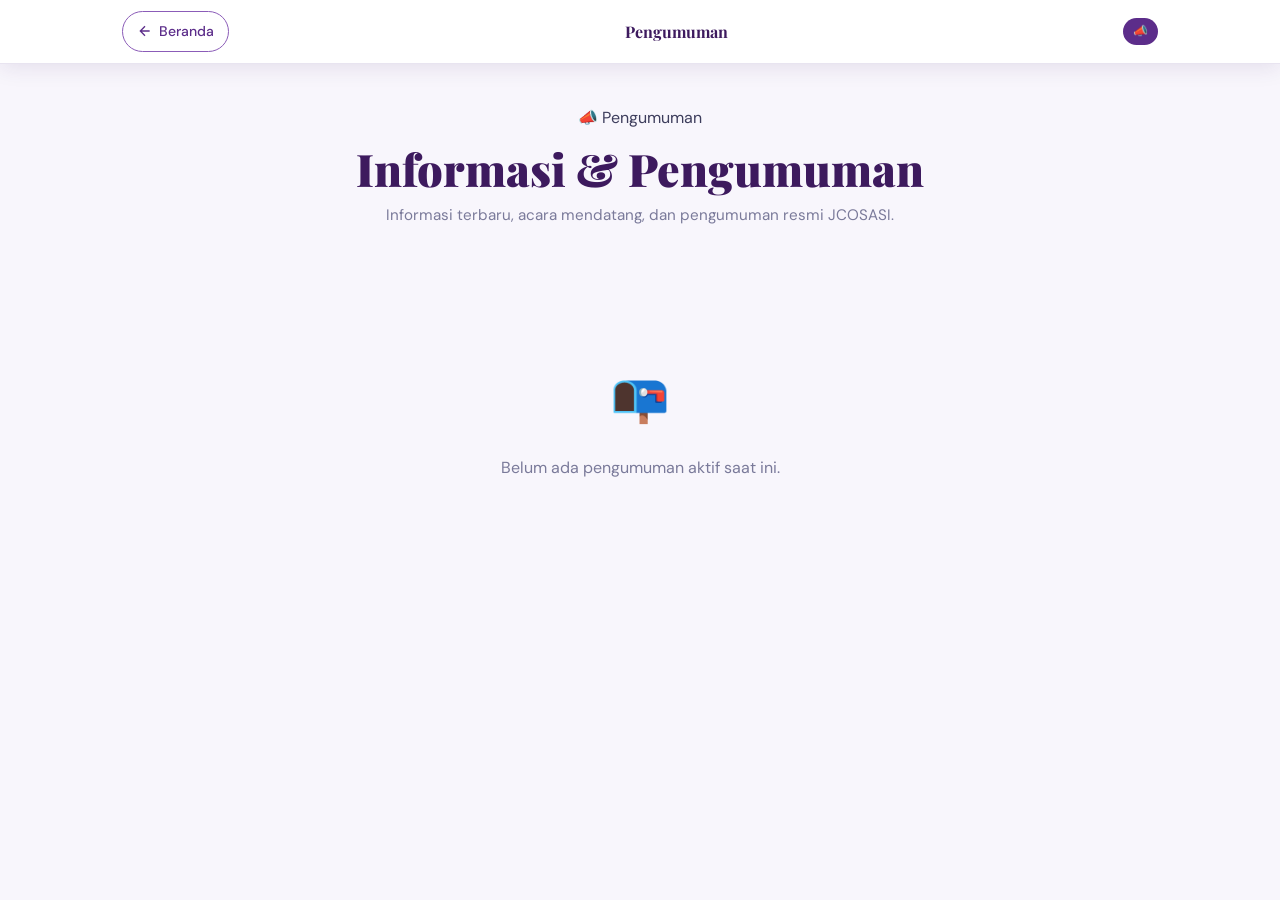
<file: pengumuman.html>
<!DOCTYPE html>
<html lang="id">
<head>
  <meta charset="UTF-8" />
  <link rel="icon" type="image/png" href="logo-jcosasi.png" />
  <meta name="viewport" content="width=device-width, initial-scale=1.0" />
  <title>Pengumuman — JCOSASI</title>

  <!-- OG / Social Preview — diupdate dinamis JS saat mode detail -->
  <meta name="description"        content="Pengumuman resmi JCOSASI" />
  <meta property="og:site_name"   content="JCOSASI" />
  <meta property="og:type"        content="article" />
  <meta property="og:title"       content="Pengumuman — JCOSASI" />
  <meta property="og:description" content="Pengumuman resmi JCOSASI" />
  <meta property="og:image"       content="" />
  <meta property="og:url"         content="" />
  <meta name="twitter:card"       content="summary_large_image" />
  <meta name="twitter:title"      content="Pengumuman — JCOSASI" />
  <meta name="twitter:description"content="Pengumuman resmi JCOSASI" />
  <meta name="twitter:image"      content="" />
  <meta name="theme-color"        content="#3D1A5E" />

  <link rel="preconnect" href="https://fonts.googleapis.com" />
  <link rel="preconnect" href="https://fonts.gstatic.com" crossorigin />
  <link href="https://fonts.googleapis.com/css2?family=Playfair+Display:wght@700;900&family=Noto+Serif+JP:wght@400;700&family=DM+Sans:wght@300;400;500;600&display=swap" rel="stylesheet" />

  <link rel="stylesheet" href="proker-style.css" />
  <link rel="stylesheet" href="pengumuman-style.css" />

  <!-- content.js WAJIB sebelum semua script lain -->
  <script src="content.js"></script>
</head>
<body>

  <!-- NAVBAR — ikuti pola pnav seperti proker.html -->
  <nav class="pnav">
    <div class="pnav-inner">
      <a href="index.html" class="pnav-back">
        <svg viewBox="0 0 24 24" fill="none" stroke="currentColor" stroke-width="2">
          <path d="M19 12H5M12 5l-7 7 7 7"/>
        </svg>
        Beranda
      </a>
      <div class="pnav-title" id="pgmNavTitle">Pengumuman</div>
      <div class="pnav-num">📣</div>
    </div>
  </nav>

  <!-- MAIN -->
  <main class="pcontainer" id="mainContent">
    <div class="page-loading">
      <div class="loader"></div>
      <p>Memuat pengumuman…</p>
    </div>
  </main>

  <script src="pengumuman-script.js"></script>
</body>
</html>
</file>
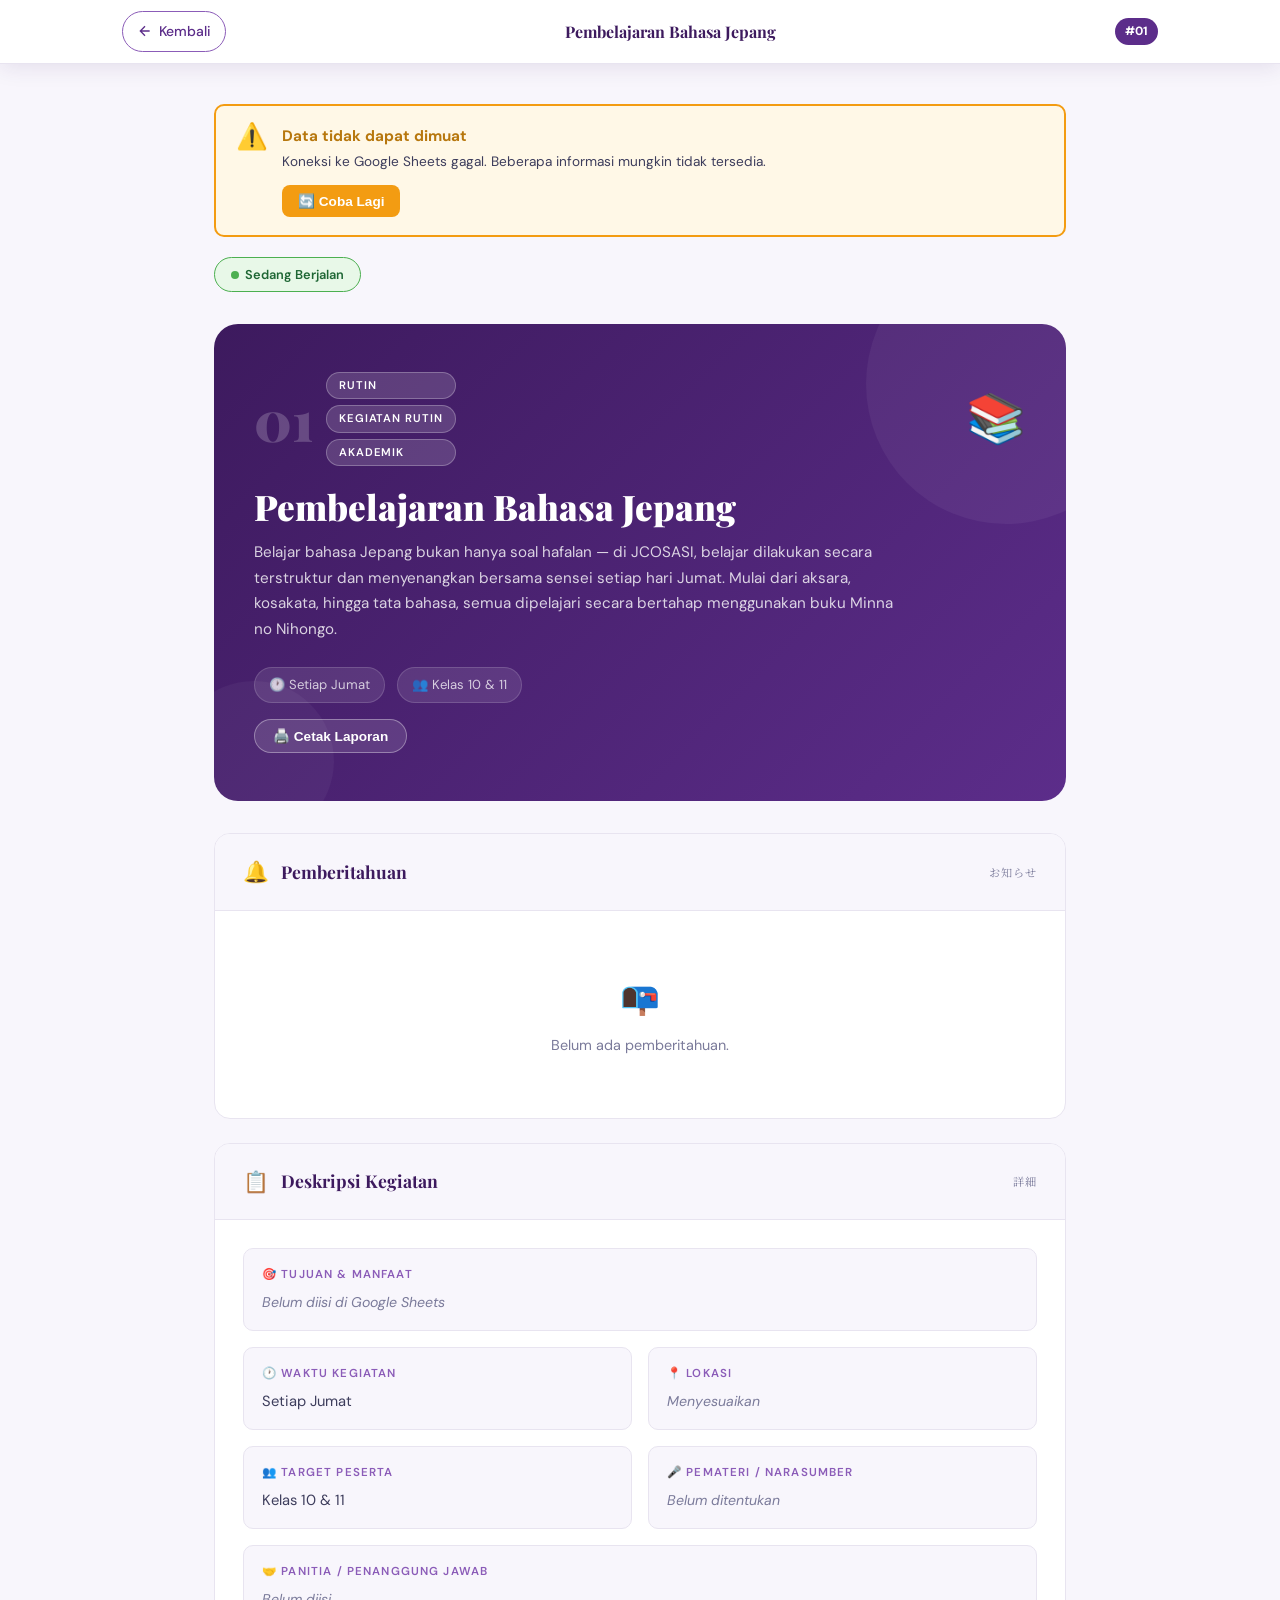
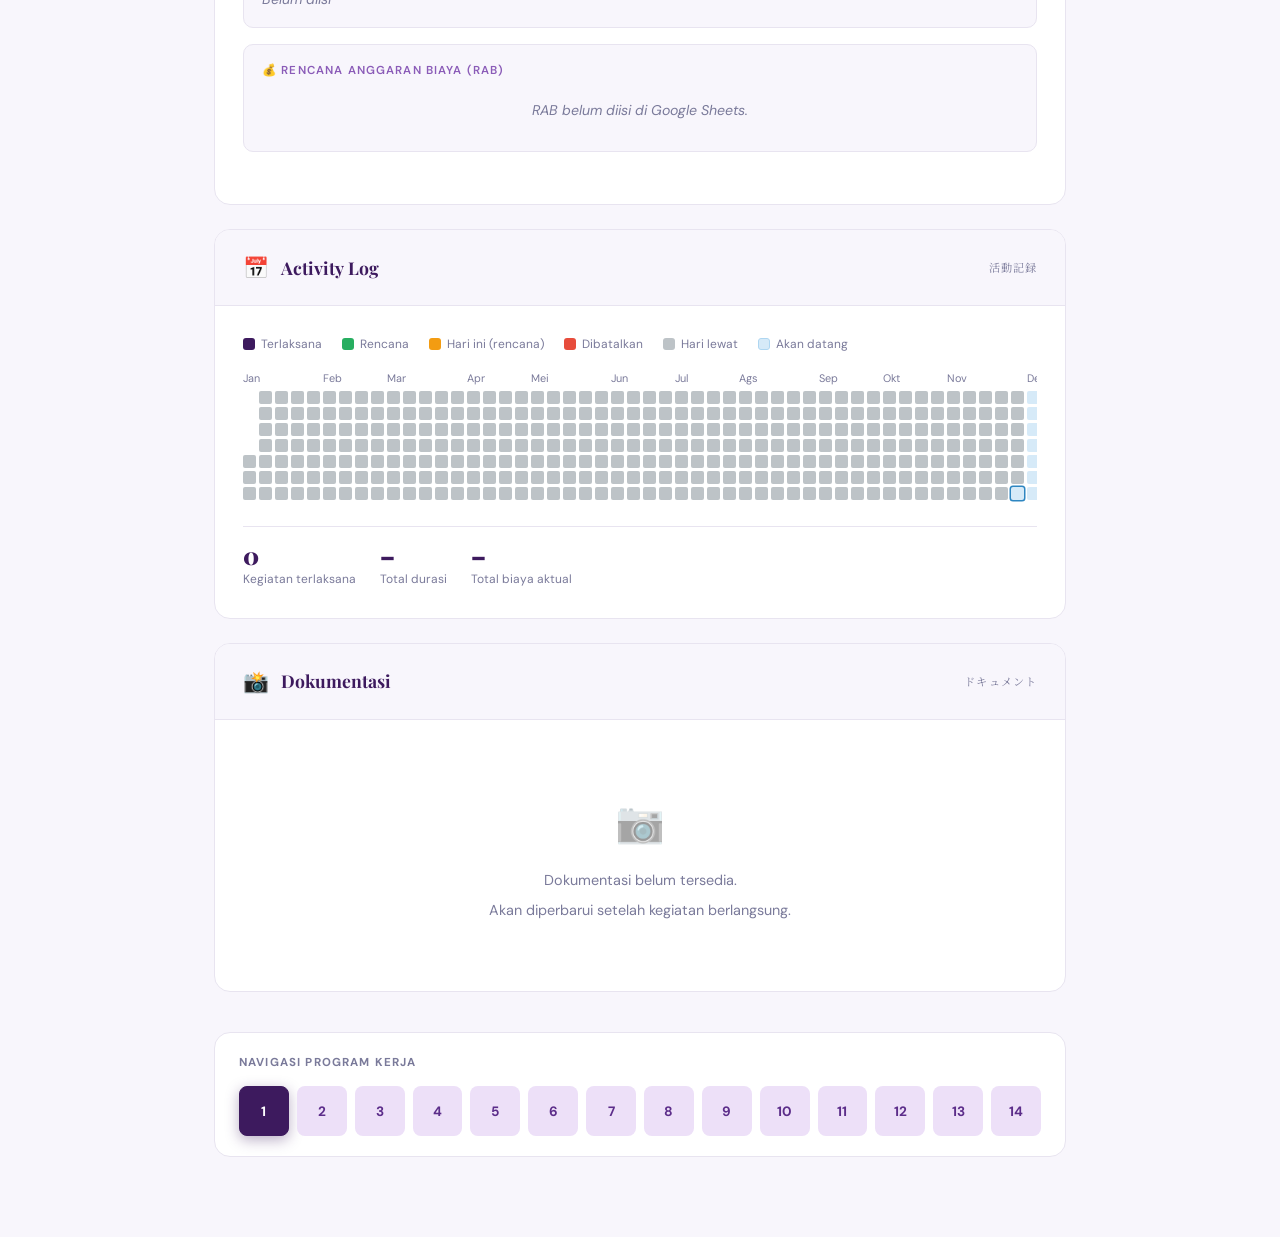
<file: proker.html>
<!DOCTYPE html>
<html lang="id">
<head>
  <meta charset="UTF-8" />
  <link rel="icon" type="image/png" href="logo-jcosasi.png" />
  <meta name="viewport" content="width=device-width, initial-scale=1.0" />
  <title>Detail Proker — JCOSASI</title>
  <link rel="preconnect" href="https://fonts.googleapis.com" />
  <link rel="preconnect" href="https://fonts.gstatic.com" crossorigin />
  <link href="https://fonts.googleapis.com/css2?family=Playfair+Display:wght@700;900&family=Noto+Serif+JP:wght@400;700&family=DM+Sans:wght@300;400;500;600&display=swap" rel="stylesheet" />
  <link rel="stylesheet" href="proker-style.css" />
  <link rel="stylesheet" href="rekap-style.css" />
  <script src="content.js"></script>
</head>
<body>

  <!-- NAVBAR -->
  <nav class="pnav">
    <div class="pnav-inner">
      <a href="index.html" class="pnav-back">
        <svg viewBox="0 0 24 24" fill="none" stroke="currentColor" stroke-width="2"><path d="M19 12H5M12 5l-7 7 7 7"/></svg>
        <span class="back-label">Kembali</span>
      </a>
      <div class="pnav-title" id="navTitle">Program Kerja</div>
      <div class="pnav-num" id="navNum">#00</div>
    </div>
  </nav>

  <!-- MAIN CONTENT -->
  <main class="pcontainer" id="mainContent">
    <div class="page-loading">
      <div class="loader"></div>
      <p>Memuat data proker...</p>
    </div>
  </main>

  <!-- TOOLTIP -->
  <div class="day-tooltip" id="dayTooltip" style="opacity:0;"></div>

  <!-- PLOV: Loading overlay sakura untuk direct link view/cetak -->
  <div class="plov hidden" id="plov">
    <div class="plov-bg"></div>
    <div class="plov-grid"></div>
    <div class="plov-sakura-static"></div>
    <div class="plov-sakura" id="plovSakura"></div>
    <div class="plov-circle-1"></div>
    <div class="plov-circle-2"></div>
    <div class="plov-content">
      <div class="plov-logo">
        <img src="logo-jcosasi.png" alt="JCOSASI" onerror="this.style.display='none';this.nextElementSibling.style.display='block'"/>
        <span class="plov-logo-fallback" style="display:none">🎌</span>
      </div>
      <div class="plov-title">JCOSASI</div>
      <div class="plov-subtitle">Memuat laporan…</div>
      <div class="plov-bar-wrap"><div class="plov-bar"></div></div>
      <div class="plov-status" id="plovStatus">Mengambil data…</div>
    </div>
  </div>

  <script src="proker-script.js"></script>
  <script src="rekap-script.js"></script>
</body>
</html>
</file>
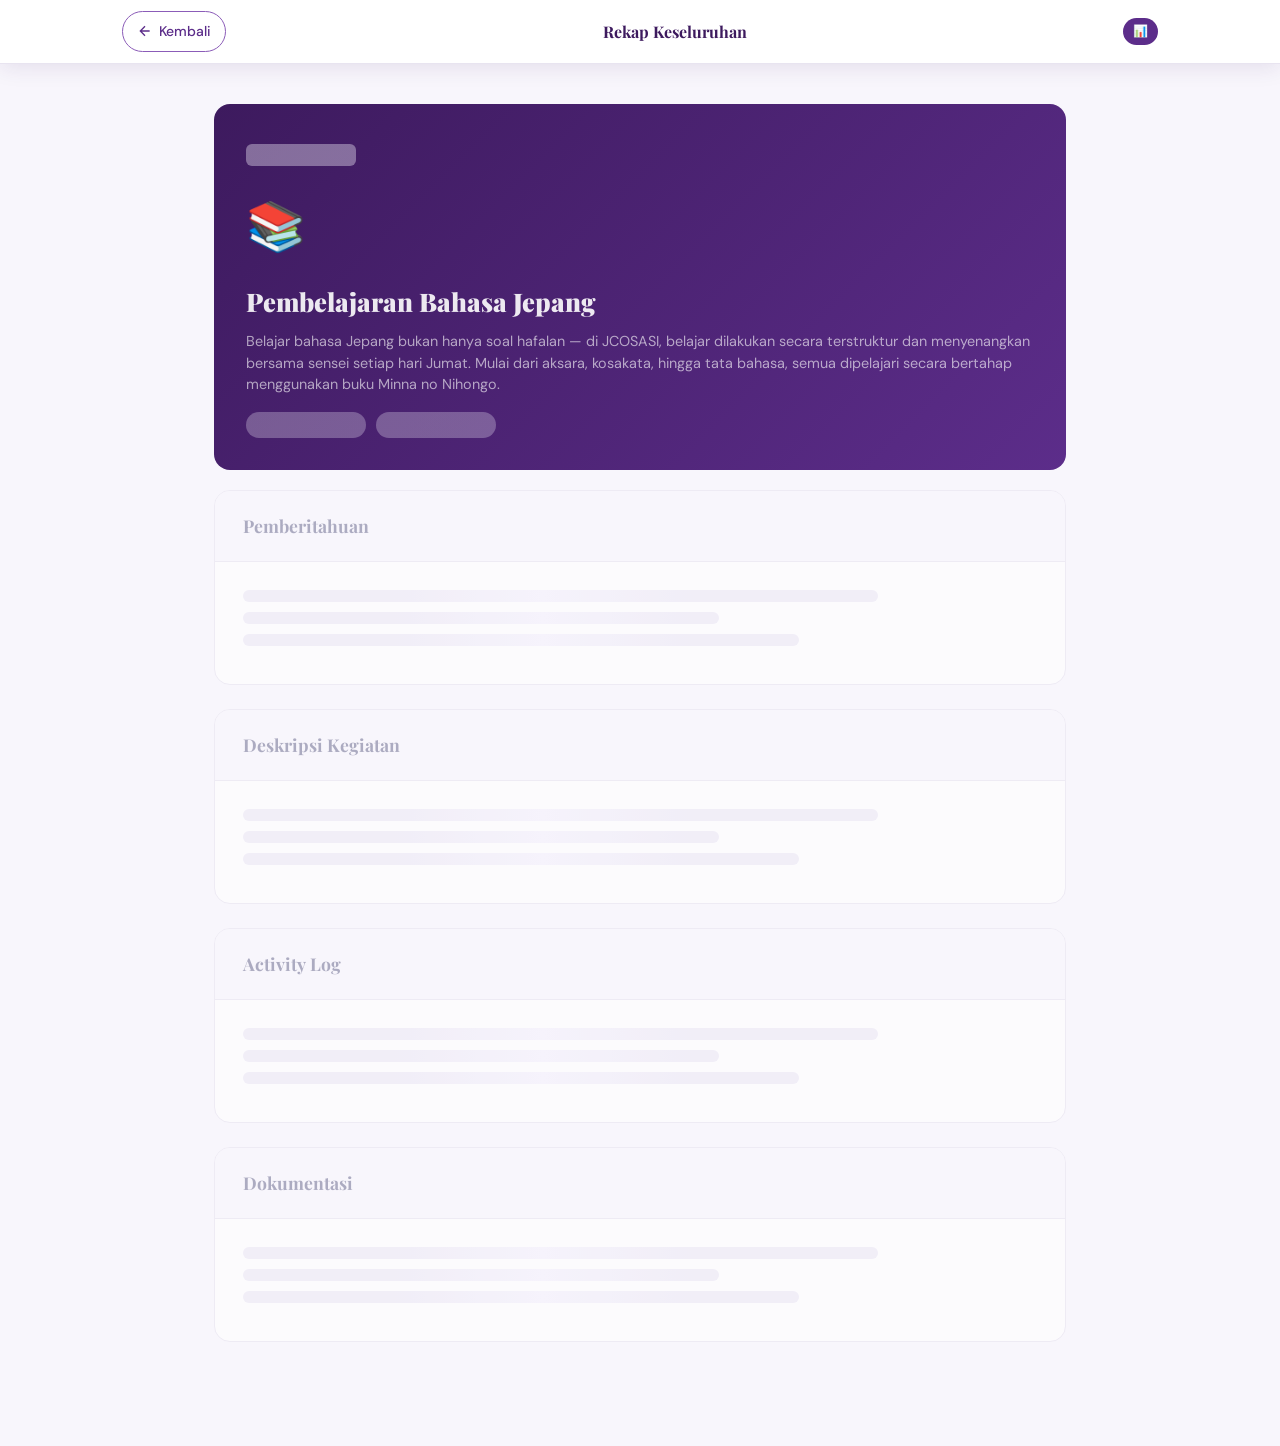
<file: rekap.html>
<!DOCTYPE html>
<html lang="id">
<head>
  <meta charset="UTF-8" />
  <link rel="icon" type="image/png" href="logo-jcosasi.png" />
  <meta name="viewport" content="width=device-width, initial-scale=1.0" />
  <title>Rekap Keseluruhan — JCOSASI 2026–2027</title>
  <link rel="preconnect" href="https://fonts.googleapis.com" />
  <link rel="preconnect" href="https://fonts.gstatic.com" crossorigin />
  <link href="https://fonts.googleapis.com/css2?family=Playfair+Display:wght@700;900&family=Noto+Serif+JP:wght@400;700&family=DM+Sans:wght@300;400;500;600&display=swap" rel="stylesheet" />
  <link rel="stylesheet" href="proker-style.css" />
  <link rel="stylesheet" href="rekap-style.css" />
  <script src="content.js"></script>
</head>
<body data-page="rekap">

  <!-- NAVBAR -->
  <nav class="pnav">
    <div class="pnav-inner">
      <a href="index.html" class="pnav-back">
        <svg viewBox="0 0 24 24" fill="none" stroke="currentColor" stroke-width="2"><path d="M19 12H5M12 5l-7 7 7 7"/></svg>
        Kembali
      </a>
      <div class="pnav-title">Rekap Keseluruhan</div>
      <div class="pnav-num">📊</div>
    </div>
  </nav>

  <!-- MAIN -->
  <main class="pcontainer" id="mainContent">
    <div class="page-loading">
      <div class="loader"></div>
      <p>Memuat data rekap...</p>
    </div>
  </main>

  <!-- TOOLTIP -->
  <div class="day-tooltip" id="dayTooltip" style="opacity:0;"></div>

  <!-- PLOV: Loading overlay sakura untuk direct link view/cetak -->
  <div class="plov hidden" id="plov">
    <div class="plov-bg"></div>
    <div class="plov-grid"></div>
    <div class="plov-sakura-static"></div>
    <div class="plov-sakura" id="plovSakura"></div>
    <div class="plov-circle-1"></div>
    <div class="plov-circle-2"></div>
    <div class="plov-content">
      <div class="plov-logo">
        <img src="logo-jcosasi.png" alt="JCOSASI" onerror="this.style.display='none';this.nextElementSibling.style.display='block'"/>
        <span class="plov-logo-fallback" style="display:none">🎌</span>
      </div>
      <div class="plov-title">JCOSASI</div>
      <div class="plov-subtitle">Memuat laporan…</div>
      <div class="plov-bar-wrap"><div class="plov-bar"></div></div>
      <div class="plov-status" id="plovStatus">Mengambil data…</div>
    </div>
  </div>

  <script src="proker-script.js"></script>
  <script src="rekap-script.js"></script>
</body>
</html>
</file>
<file: style.css>
/* =============================================
   JCOSASI Landing Page — style.css
   Theme: Deep Purple + Red-White + Soft Grey
   Font: Playfair Display + Noto Serif JP + DM Sans
   ============================================= */

:root {
  --purple-deep:   #3D1A5E;
  --purple-mid:    #5C2D8A;
  --purple-light:  #8B5DB8;
  --purple-pale:   #E8D8F5;
  --red-jp:        #C0392B;
  --red-light:     #E74C3C;
  --white:         #FAFAF8;
  --off-white:     #F2F0F5;
  --grey-light:    #E8E4EE;
  --grey-mid:      #9E96AC;
  --grey-dark:     #4A4358;
  --charcoal:      #1C1626;

  --font-display: 'Playfair Display', 'Noto Serif JP', serif;
  --font-jp:      'Noto Serif JP', serif;
  --font-body:    'DM Sans', sans-serif;

  --nav-h: 70px;
  --radius: 16px;
  --radius-sm: 8px;
  --shadow: 0 4px 24px rgba(61,26,94,.12);
  --shadow-lg: 0 12px 48px rgba(61,26,94,.18);
  --trans: .35s cubic-bezier(.4,0,.2,1);
}

/* ---- RESET ---- */
*, *::before, *::after { box-sizing: border-box; margin: 0; padding: 0; }
html {
  scroll-behavior: smooth;
  /* Cegah horizontal scroll di level root */
  overflow-x: hidden;
  /* Gunakan lebar layar penuh tanpa scrollbar horizontal */
  width: 100%;
}
body {
  font-family: var(--font-body);
  background: var(--white);
  color: var(--charcoal);
  line-height: 1.7;
  overflow-x: hidden;
  /* Pastikan body tidak melebihi lebar viewport */
  width: 100%;
  max-width: 100vw;
  position: relative;
}
img { max-width: 100%; display: block; }
a { text-decoration: none; color: inherit; }
ul { list-style: none; }

/* ---- SCROLLBAR ---- */
::-webkit-scrollbar { width: 6px; }
::-webkit-scrollbar-track { background: var(--off-white); }
::-webkit-scrollbar-thumb { background: var(--purple-mid); border-radius: 99px; }

/* ============ NAV ============ */
#navbar {
  position: fixed;
  /* Gunakan top: 0 + env() untuk safe area (notch iPhone) */
  top: 0;
  top: env(safe-area-inset-top, 0);
  left: 0;
  right: 0;
  z-index: 1000;
  width: 100%;
  /* Pastikan tidak ada overflow horizontal */
  max-width: 100vw;
  box-sizing: border-box;
  overflow: visible;
  height: var(--nav-h);
  background: rgba(250,250,248,.92);
  backdrop-filter: blur(16px);
  -webkit-backdrop-filter: blur(16px);
  border-bottom: 1px solid var(--grey-light);
  transition: background var(--trans), box-shadow var(--trans), border-color var(--trans);
  /* Penting: pastikan navbar selalu terpaint di atas konten */
  will-change: transform;
  -webkit-transform: translateZ(0);
  transform: translateZ(0);
}
/* Di atas hero section (background ungu gelap) → navbar ikut gelap transparan */
#navbar.on-dark {
  background: rgba(30,8,50,.45);
  border-bottom-color: rgba(255,255,255,.08);
  box-shadow: none;
}
#navbar.on-dark .nav-links a,
#navbar.on-dark .nav-logo,
#navbar.on-dark .logo-kanji,
#navbar.on-dark .logo-sub { color: var(--white); }
#navbar.scrolled {
  background: rgba(61,26,94,.97);
  box-shadow: 0 2px 20px rgba(0,0,0,.2);
}
#navbar.scrolled .nav-links a,
#navbar.scrolled .nav-logo { color: var(--white); }
.nav-inner {
  max-width: 1200px; margin: 0 auto;
  padding: 0 16px;
  height: 100%;
  width: 100%;
  box-sizing: border-box;
  display: flex; align-items: center; justify-content: space-between;
  min-width: 0;
}
.nav-logo {
  display: flex; align-items: baseline; gap: 8px;
  font-family: var(--font-display);
  transition: color var(--trans);
  min-width: 0;
  flex-shrink: 1;
}
.logo-kanji {
  font-size: 1.3rem; font-weight: 900;
  color: var(--purple-deep);
  letter-spacing: -.02em;
  white-space: nowrap;
  overflow: hidden;
  text-overflow: ellipsis;
}
#navbar.scrolled .logo-kanji { color: var(--white); }
.logo-sub {
  font-size: .75rem; color: var(--grey-mid);
  font-family: var(--font-body);
}
.nav-links {
  display: flex; gap: 32px;
}
.nav-links a {
  font-size: .875rem; font-weight: 500;
  color: var(--grey-dark);
  position: relative; padding-bottom: 2px;
  transition: color var(--trans);
}
.nav-links a::after {
  content: ''; position: absolute; bottom: -2px; left: 0; right: 0;
  height: 2px; background: var(--red-jp);
  transform: scaleX(0); transform-origin: left;
  transition: transform var(--trans);
}
.nav-links a:hover { color: var(--purple-mid); }
.nav-links a:hover::after { transform: scaleX(1); }
/* Link eksternal (Dashboard) — gaya berbeda, tidak ada garis bawah aktif */
.nav-links a.nav-ext {
  background: var(--purple-deep);
  color: var(--white) !important;
  padding: 5px 12px;
  border-radius: 99px;
  font-size: .8rem;
  font-weight: 600;
  transition: background var(--trans), transform var(--trans);
}
.nav-links a.nav-ext:hover { background: var(--purple-mid); transform: translateY(-1px); }
.nav-links a.nav-ext::after { display: none !important; }

/* Hamburger */
.hamburger {
  display: none; flex-direction: column; gap: 5px;
  background: none; border: none; cursor: pointer; padding: 8px;
  z-index: 101;
  flex-shrink: 0;   /* tidak pernah tergencet ke kanan */
  margin-left: 8px;
}
.hamburger span {
  display: block; width: 24px; height: 2.5px;
  background: var(--purple-deep);   /* default: ungu — terlihat di navbar putih */
  border-radius: 2px;
  transition: all var(--trans);
}
/* Saat navbar gelap (scrolled atau di atas hero) → hamburger putih */
#navbar.scrolled .hamburger span,
#navbar.on-dark .hamburger span { background: var(--white); }
/* Animasi hamburger → X saat menu terbuka */
.hamburger.active span:nth-child(1) { transform: translateY(7px) rotate(45deg); }
.hamburger.active span:nth-child(2) { opacity: 0; transform: scaleX(0); }
.hamburger.active span:nth-child(3) { transform: translateY(-7px) rotate(-45deg); }

/* Mobile Menu */
.mobile-menu {
  position: fixed;
  top: var(--nav-h);
  left: 0;
  right: 0;
  z-index: 999;
  /* Pastikan tidak melebihi lebar layar */
  width: 100%;
  max-width: 100vw;
  box-sizing: border-box;
  background: var(--purple-deep);
  padding: 20px 24px 28px;
  /* Tambah safe area bottom untuk iPhone X+ */
  padding-bottom: calc(28px + env(safe-area-inset-bottom, 0));
  transform: translateY(-110%);
  opacity: 0;
  transition: transform .3s ease, opacity .25s ease;
  pointer-events: none;
  box-shadow: 0 8px 32px rgba(0,0,0,.35);
  /* Force GPU layer agar tidak tertutup browser chrome */
  -webkit-transform: translateZ(0) translateY(-110%);
  will-change: transform, opacity;
}
.mobile-menu.open {
  transform: translateY(0);
  -webkit-transform: translateZ(0) translateY(0);
  opacity: 1;
  pointer-events: all;
}
.mobile-menu ul {
  display: flex; flex-direction: column; gap: 4px;
  list-style: none; padding: 0; margin: 0;
}
.mobile-menu a.mm-link {
  color: rgba(255,255,255,.88);
  font-size: 1rem; font-weight: 500;
  display: block; padding: 12px 0;
  border-bottom: 1px solid rgba(255,255,255,.08);
  text-decoration: none;
  transition: color var(--trans);
}
.mobile-menu a.mm-link:hover { color: var(--white); }
/* Tombol Dashboard di mobile menu */
.mobile-menu a.mm-link-ext {
  margin-top: 12px;
  background: rgba(255,255,255,.15);
  border: 1.5px solid rgba(255,255,255,.3);
  border-radius: 99px;
  text-align: center;
  padding: 12px 0;
  color: var(--white) !important;
  font-weight: 700;
  font-size: .95rem;
  letter-spacing: .3px;
}
.mobile-menu a.mm-link-ext:hover {
  background: rgba(255,255,255,.25);
}

/* ============ HERO ============ */
#hero {
  min-height: 100vh;
  /* Gunakan svh (small viewport height) sebagai fallback untuk browser mobile
     yang memperhitungkan dynamic URL bar */
  min-height: 100svh;
  padding-top: var(--nav-h);
  background: var(--purple-deep);
  position: relative;
  display: flex; align-items: center;
  overflow: hidden;
  /* Pastikan tidak ada horizontal scroll dari hero */
  width: 100%;
  max-width: 100vw;
  box-sizing: border-box;
}
.hero-bg {
  position: absolute; inset: 0;
  background:
    radial-gradient(ellipse 60% 50% at 70% 50%, rgba(140,70,210,.25) 0%, transparent 70%),
    radial-gradient(ellipse 40% 60% at 10% 80%, rgba(192,57,43,.15) 0%, transparent 60%),
    linear-gradient(135deg, #2a1040 0%, #3D1A5E 50%, #1e0e30 100%);
}
.hero-grid-overlay {
  position: absolute; inset: 0;
  background-image:
    linear-gradient(rgba(255,255,255,.03) 1px, transparent 1px),
    linear-gradient(90deg, rgba(255,255,255,.03) 1px, transparent 1px);
  background-size: 60px 60px;
}
.sakura-layer {
  position: absolute; inset: 0;
  background:
    radial-gradient(circle 3px at 15% 20%, rgba(255,180,200,.4), transparent),
    radial-gradient(circle 2px at 75% 15%, rgba(255,180,200,.3), transparent),
    radial-gradient(circle 4px at 85% 60%, rgba(255,180,200,.25), transparent),
    radial-gradient(circle 2px at 40% 75%, rgba(255,180,200,.35), transparent),
    radial-gradient(circle 3px at 60% 35%, rgba(255,180,200,.2), transparent);
}
.hero-content {
  position: relative; z-index: 2;
  max-width: 720px;
  width: 100%;
  box-sizing: border-box;
  margin: 0 auto;
  padding: 80px 60px;
}
.hero-badge {
  display: inline-flex; align-items: center; gap: 8px;
  background: rgba(255,255,255,.1);
  border: 1px solid rgba(255,255,255,.2);
  color: rgba(255,255,255,.85);
  font-size: .8rem; letter-spacing: .12em; text-transform: uppercase;
  padding: 6px 16px; border-radius: 99px;
  margin-bottom: 28px;
  backdrop-filter: blur(8px);
}
.jp-accent {
  font-family: var(--font-jp);
  font-size: 1.8rem;
  color: rgba(255,255,255,.5);
  display: block;
  letter-spacing: .1em;
}
.hero-big {
  font-family: var(--font-display);
  font-size: clamp(2.8rem, 6vw, 5rem);
  font-weight: 900;
  color: var(--white);
  line-height: 1.05;
  display: block;
  letter-spacing: -.03em;
}
.hero-sub-title {
  font-family: var(--font-display);
  font-size: clamp(2rem, 4vw, 3.5rem);
  font-weight: 700;
  color: var(--red-jp);
  display: block;
  letter-spacing: .05em;
  margin-top: 4px;
  text-shadow: 0 2px 20px rgba(192,57,43,.4);
}
.hero-title { margin-bottom: 28px; }
.hero-desc {
  font-size: 1.05rem; line-height: 1.75;
  color: rgba(255,255,255,.72);
  margin-bottom: 36px;
  max-width: 560px;
}
.hero-highlights {
  display: flex; flex-wrap: wrap; gap: 12px;
  margin-bottom: 40px;
}
.hl-item {
  display: flex; align-items: center; gap: 8px;
  background: rgba(255,255,255,.08);
  border: 1px solid rgba(255,255,255,.15);
  color: rgba(255,255,255,.9);
  padding: 8px 16px; border-radius: 99px;
  font-size: .875rem;
}
.hl-icon { color: var(--red-jp); font-style: normal; }
.hero-cta {
  display: inline-flex; align-items: center; gap: 10px;
  background: var(--red-jp);
  color: var(--white);
  font-weight: 600; font-size: 1rem;
  padding: 14px 32px; border-radius: 99px;
  transition: all var(--trans);
  box-shadow: 0 4px 20px rgba(192,57,43,.4);
}
.hero-cta:hover {
  background: var(--red-light);
  transform: translateY(-2px);
  box-shadow: 0 8px 32px rgba(192,57,43,.5);
}
.hero-deco {
  position: absolute; right: 0; top: 0; bottom: 0;
  width: 40%; pointer-events: none;
  /* Sembunyikan overflow dari dekorasi lingkaran */
  overflow: hidden;
}
.circle-deco {
  position: absolute; border-radius: 50%;
  border: 1px solid rgba(255,255,255,.06);
  /* Pastikan tidak menyebabkan scroll horizontal */
  pointer-events: none;
}
.c1 {
  width: 480px; height: 480px;
  top: 50%; right: -80px;
  transform: translateY(-50%);
}
.c2 {
  width: 320px; height: 320px;
  top: 50%; right: 40px;
  transform: translateY(-50%);
  border-color: rgba(192,57,43,.15);
  background: rgba(192,57,43,.04);
}
.torii-deco {
  position: absolute;
  top: 50%; right: 120px;
  transform: translateY(-50%);
  font-size: 7rem;
  opacity: .12;
  filter: saturate(0);
}

/* ============ SECTIONS COMMON ============ */
section {
  padding: 100px 0;
  /* Cegah horizontal overflow di setiap section */
  overflow-x: hidden;
  width: 100%;
  box-sizing: border-box;
}
.container {
  max-width: 1200px;
  margin: 0 auto;
  padding: 0 24px;
  /* Pastikan container tidak melebihi viewport */
  width: 100%;
  box-sizing: border-box;
}
.section-label {
  font-size: .75rem; letter-spacing: .18em; text-transform: uppercase;
  color: var(--purple-light);
  font-weight: 600; margin-bottom: 12px;
  display: block;
}
.section-header h2 {
  font-family: var(--font-display);
  font-size: clamp(2rem, 4vw, 2.8rem);
  font-weight: 900; line-height: 1.15;
  color: var(--purple-deep);
  letter-spacing: -.02em;
}
.section-header h2 em {
  font-style: italic; color: var(--red-jp);
}
.section-header.center { text-align: center; margin-bottom: 60px; }
.section-desc {
  margin-top: 16px;
  color: var(--grey-mid);
  font-size: 1rem;
}

/* ============ TENTANG ============ */
#tentang { background: var(--white); }
.tentang-grid {
  display: grid; grid-template-columns: 1fr 420px; gap: 80px; align-items: center;
}
.tentang-text h2 {
  font-family: var(--font-display);
  font-size: clamp(2rem, 3.5vw, 2.8rem);
  font-weight: 900; line-height: 1.15;
  color: var(--purple-deep);
  letter-spacing: -.02em; margin-bottom: 24px;
}
.tentang-text h2 em { font-style: italic; color: var(--red-jp); }
.tentang-text p {
  color: var(--grey-dark); margin-bottom: 16px;
  font-size: 1rem; line-height: 1.8;
}
.tentang-stats {
  display: flex; gap: 32px; margin-top: 36px;
  padding-top: 32px;
  border-top: 1px solid var(--grey-light);
}
.stat { display: flex; flex-direction: column; }
.stat-num {
  font-family: var(--font-display);
  font-size: 2.5rem; font-weight: 900;
  color: var(--purple-deep);
  line-height: 1;
}
.stat-label { font-size: .8rem; color: var(--grey-mid); margin-top: 4px; }

/* Visual Card */
.visual-card {
  background: linear-gradient(145deg, var(--purple-deep), var(--purple-mid));
  border-radius: 24px;
  padding: 40px 32px;
  color: var(--white);
  box-shadow: var(--shadow-lg);
  position: relative; overflow: hidden;
}
.visual-card::before {
  content: ''; position: absolute;
  top: -60px; right: -60px;
  width: 200px; height: 200px;
  border-radius: 50%;
  background: rgba(255,255,255,.05);
}
.vc-top {
  display: flex; justify-content: space-between; align-items: center;
  margin-bottom: 40px;
}
.vc-badge {
  background: rgba(255,255,255,.15);
  padding: 4px 14px; border-radius: 99px;
  font-size: .75rem; letter-spacing: .1em;
}
.vc-year { font-size: .875rem; opacity: .6; }
.vc-logo-area { text-align: center; margin-bottom: 32px; }
.vc-circle {
  width: 120px; height: 120px;
  border-radius: 50%;
  background: rgba(255,255,255,.1);
  border: 2px solid rgba(255,255,255,.2);
  display: flex; flex-direction: column;
  align-items: center; justify-content: center;
  margin: 0 auto;
}
.vc-kanji { font-family: var(--font-jp); font-size: 2.5rem; line-height: 1; }
.vc-kanji-sub { font-family: var(--font-jp); font-size: 1rem; opacity: .7; }
.vc-tags { display: flex; gap: 8px; flex-wrap: wrap; justify-content: center; margin-bottom: 24px; }
.tag {
  background: rgba(255,255,255,.12);
  border: 1px solid rgba(255,255,255,.2);
  padding: 4px 12px; border-radius: 99px;
  font-family: var(--font-jp); font-size: .875rem;
}
.vc-motto {
  text-align: center;
  font-style: italic;
  opacity: .8; font-size: .875rem;
  border-top: 1px solid rgba(255,255,255,.15);
  padding-top: 20px;
}

/* ============ VISI MISI ============ */
#visi-misi {
  background: var(--off-white);
  position: relative; overflow: hidden;
}
#visi-misi::before {
  content: ''; position: absolute;
  top: 0; left: 0; right: 0; height: 4px;
  background: linear-gradient(90deg, var(--purple-deep), var(--red-jp));
}
.vm-grid {
  display: grid; grid-template-columns: 1fr 1.4fr; gap: 40px;
  align-items: start;
}
.vm-card {
  background: var(--purple-deep);
  color: var(--white);
  border-radius: var(--radius);
  padding: 40px;
  box-shadow: var(--shadow-lg);
  position: relative; overflow: hidden;
}
.vm-card::after {
  content: ''; position: absolute;
  bottom: -40px; right: -40px;
  width: 150px; height: 150px; border-radius: 50%;
  background: rgba(255,255,255,.04);
}
.vm-icon { font-size: 2rem; margin-bottom: 16px; }
.vm-card h3 {
  font-family: var(--font-display);
  font-size: 1.5rem; font-weight: 900;
  margin-bottom: 20px; color: var(--white);
}
.vm-card p { line-height: 1.8; opacity: .88; }
.vm-misi {
  background: var(--white);
  border-radius: var(--radius);
  padding: 40px;
  box-shadow: var(--shadow);
}
.misi-title {
  font-family: var(--font-display);
  font-size: 1.4rem; font-weight: 900;
  color: var(--purple-deep);
  margin-bottom: 28px;
}
.misi-list { display: flex; flex-direction: column; gap: 20px; }
.misi-list li {
  display: flex; gap: 16px; align-items: flex-start;
  padding-bottom: 20px;
  border-bottom: 1px solid var(--grey-light);
}
.misi-list li:last-child { border-bottom: none; padding-bottom: 0; }
.misi-num {
  font-family: var(--font-display);
  font-size: 1.6rem; font-weight: 900;
  color: var(--purple-pale);
  line-height: 1; flex-shrink: 0;
  min-width: 40px;
}
.misi-list span { font-size: .95rem; line-height: 1.7; color: var(--grey-dark); }
.misi-list strong { color: var(--purple-mid); }

/* ============ PROGRAM KERJA ============ */
#proker { background: var(--white); }

/* Filter Tabs */
.proker-filter {
  display: flex; gap: 10px; flex-wrap: wrap;
  justify-content: center; margin-bottom: 48px;
}
.filter-btn {
  background: var(--off-white);
  border: 1.5px solid var(--grey-light);
  color: var(--grey-dark);
  padding: 8px 20px; border-radius: 99px;
  font-family: var(--font-body); font-size: .875rem; font-weight: 500;
  cursor: pointer;
  transition: all var(--trans);
}
.filter-btn:hover { border-color: var(--purple-light); color: var(--purple-mid); }
.filter-btn.active {
  background: var(--purple-deep);
  border-color: var(--purple-deep);
  color: var(--white);
}

/* Proker Grid */
.proker-grid {
  display: grid;
  grid-template-columns: repeat(auto-fill, minmax(340px, 1fr));
  gap: 28px;
  /* stretch = semua card dalam satu baris punya tinggi sama */
  align-items: stretch;
}
.proker-card {
  background: var(--white);
  border: 1.5px solid var(--grey-light);
  border-radius: var(--radius);
  padding: 32px;
  transition: all var(--trans);
  position: relative; overflow: hidden;
  min-width: 0;
  /* Flex column agar pc-body bisa mengisi sisa ruang */
  display: flex;
  flex-direction: column;
}
.proker-card::before {
  content: ''; position: absolute;
  top: 0; left: 0; right: 0; height: 3px;
  background: linear-gradient(90deg, var(--purple-deep), var(--purple-light));
  transform: scaleX(0);
  transform-origin: left;
  transition: transform var(--trans);
}
.proker-card:hover {
  border-color: var(--purple-light);
  box-shadow: var(--shadow-lg);
  transform: translateY(-4px);
}
.proker-card:hover::before { transform: scaleX(1); }
.proker-card.hidden { display: none; }
.pc-header {
  display: flex; justify-content: space-between; align-items: center;
  margin-bottom: 20px;
}
.pc-num {
  font-family: var(--font-display);
  font-size: 2rem; font-weight: 900;
  color: var(--grey-light);
  line-height: 1;
}
.pc-tag {
  font-size: .7rem; letter-spacing: .08em; text-transform: uppercase;
  font-weight: 600; padding: 4px 12px; border-radius: 99px;
}
.tag-rutin    { background: #E8D8F5; color: var(--purple-mid); }
.tag-akademik { background: #D6EAF8; color: #1A5276; }
.tag-event    { background: #FDEBD0; color: #784212; }
.tag-organisasi { background: #D5F5E3; color: #1E6634; }
.tag-lainlain { background: #FFEAEA; color: #922B21; }

.pc-icon { font-size: 2rem; margin-bottom: 12px; }
.proker-card h3 {
  font-family: var(--font-display);
  font-size: 1.2rem; font-weight: 700;
  color: var(--purple-deep);
  margin-bottom: 12px; line-height: 1.3;
}

/* ── Collapsible body — konten di bawah h3 ── */
.pc-body {
  overflow: hidden;
  transition: max-height .4s cubic-bezier(.4,0,.2,1);
}
/* collapsed: max-height diset JS via --pc-body-max = sisa ruang yang tersedia */
.pc-body.collapsed {
  max-height: var(--pc-body-max, 120px);
  -webkit-mask-image: linear-gradient(to bottom, black 55%, transparent 100%);
  mask-image: linear-gradient(to bottom, black 55%, transparent 100%);
}
.pc-body.expanded {
  max-height: 2000px;
  -webkit-mask-image: none;
  mask-image: none;
}

/* ── Footer card: expand-btn + detail-btn selalu di bawah ── */
.pc-footer {
  margin-top: auto;
  padding-top: 14px;
  display: flex;
  flex-direction: column;
  gap: 0;
}

/* Tombol lihat selengkapnya */
.pc-expand-btn {
  display: none; /* diatur via JS */
  align-items: center; gap: 5px;
  margin-top: 0; margin-bottom: 10px;
  background: none; border: none;
  color: var(--purple-mid);
  font-family: var(--font-body);
  font-size: .82rem; font-weight: 600;
  cursor: pointer; padding: 0;
  transition: color var(--trans);
}
.pc-expand-btn:hover { color: var(--purple-deep); }
.pc-expand-btn .peb-arrow {
  display: inline-block;
  transition: transform .3s ease;
  font-style: normal;
  font-size: .75rem;
}
.pc-expand-btn.expanded .peb-arrow { transform: rotate(180deg); }

.proker-card p {
  font-size: .9rem; color: var(--grey-dark); line-height: 1.75;
  margin-bottom: 20px;
}
.pc-detail {
  display: flex; flex-direction: column; gap: 8px;
  background: var(--off-white);
  border-radius: var(--radius-sm);
  padding: 16px; margin-bottom: 16px;
}
.pc-detail-item {
  display: flex; justify-content: space-between; align-items: flex-start;
  font-size: .82rem; gap: 8px;
}
.pd-label { color: var(--grey-mid); font-weight: 500; flex-shrink: 0; }
.pc-detail-item span:last-child { color: var(--charcoal); text-align: right; }

/* Sub programs chips */
.pc-sub-programs { display: flex; flex-wrap: wrap; gap: 8px; }
.sub-p {
  background: var(--purple-pale);
  color: var(--purple-mid);
  font-size: .78rem; font-weight: 500;
  padding: 4px 12px; border-radius: 99px;
}

/* Akademik list */
.akademik-list { display: flex; flex-direction: column; gap: 12px; }
.ak-item {
  background: var(--off-white);
  border-radius: var(--radius-sm);
  padding: 12px 16px;
  border-left: 3px solid var(--purple-mid);
}
.ak-item strong { display: block; font-size: .88rem; color: var(--purple-deep); margin-bottom: 2px; }
.ak-item p { font-size: .82rem; color: var(--grey-mid); margin: 0; line-height: 1.5; }

/* MB grid */
.mb-grid {
  display: grid; grid-template-columns: 1fr 1fr; gap: 8px;
}
.mb-item {
  background: var(--off-white);
  border-radius: var(--radius-sm);
  padding: 8px 12px;
  font-size: .82rem; color: var(--grey-dark);
  font-weight: 500;
}

/* Org list */
.org-list { display: flex; flex-direction: column; gap: 10px; }
.org-item {
  display: flex; align-items: flex-start; gap: 10px;
  font-size: .88rem; color: var(--grey-dark); line-height: 1.6;
}
.org-dot {
  width: 8px; height: 8px; border-radius: 50%;
  background: var(--red-jp);
  margin-top: 7px; flex-shrink: 0;
}

/* ============ TIMELINE ============ */
#timeline {
  background: var(--purple-deep);
  color: var(--white);
  position: relative; overflow: hidden;
}
#timeline::before {
  content: ''; position: absolute; inset: 0;
  background:
    radial-gradient(ellipse 50% 80% at 90% 50%, rgba(192,57,43,.12), transparent),
    radial-gradient(ellipse 40% 60% at 5% 50%, rgba(140,70,210,.15), transparent);
}
#timeline .section-label { color: rgba(255,255,255,.5); }
#timeline h2 { color: var(--white); }
#timeline h2 em { color: var(--red-jp); }
.timeline-wrapper {
  position: relative; z-index: 1;
  max-width: 800px; margin: 0 auto;
  padding: 0 24px;
}
.timeline-wrapper::before {
  content: ''; position: absolute;
  left: 50%; top: 0; bottom: 0; width: 1px;
  background: rgba(255,255,255,.15);
  transform: translateX(-50%);
}
.tl-item {
  display: grid; grid-template-columns: 1fr 40px 1fr;
  gap: 24px; align-items: center;
  margin-bottom: 48px; position: relative;
}
.tl-item:nth-child(odd) .tl-content { grid-column: 1; text-align: right; order: -1; }
.tl-item:nth-child(even) .tl-content { grid-column: 3; }
.tl-dot {
  grid-column: 2;
  width: 16px; height: 16px;
  border-radius: 50%;
  background: var(--red-jp);
  border: 3px solid var(--purple-deep);
  box-shadow: 0 0 0 3px var(--red-jp);
  margin: 0 auto;
  flex-shrink: 0;
  position: relative; z-index: 2;
}
.tl-dot-soft {
  background: rgba(255,255,255,.3);
  box-shadow: 0 0 0 3px rgba(255,255,255,.3);
}
.tl-content {
  background: rgba(255,255,255,.07);
  border: 1px solid rgba(255,255,255,.12);
  border-radius: var(--radius);
  padding: 24px;
  backdrop-filter: blur(8px);
}
.tl-content-soft {
  background: rgba(255,255,255,.04);
  border-style: dashed;
}
.tl-month {
  font-size: .72rem; letter-spacing: .14em; text-transform: uppercase;
  color: var(--red-jp); font-weight: 600;
  margin-bottom: 6px;
}
.tl-content h4 {
  font-family: var(--font-display);
  font-size: 1rem; font-weight: 700;
  color: var(--white); margin-bottom: 8px;
}
.tl-content p { font-size: .875rem; color: rgba(255,255,255,.65); line-height: 1.65; margin-bottom: 10px; }
.tl-date {
  font-size: .78rem; color: rgba(255,255,255,.4);
  font-style: italic;
}

/* ============ LOGO PLACEHOLDER ============ */

/* Nav logo area */
.logo-wrap { display: flex; align-items: center; gap: 10px; }
.logo-img-nav { height: 36px; width: auto; object-fit: contain; }

/* Logo placeholder box — dipakai di nav, hero, dan tentang card */
.logo-placeholder {
  display: flex; flex-direction: column;
  align-items: center; justify-content: center;
  background: repeating-linear-gradient(
    45deg,
    rgba(92,45,138,.08) 0px, rgba(92,45,138,.08) 8px,
    rgba(92,45,138,.03) 8px, rgba(92,45,138,.03) 16px
  );
  border: 2px dashed var(--purple-light);
  border-radius: var(--radius-sm);
  text-align: center;
  position: relative;
  overflow: hidden;
}
.logo-placeholder::before {
  content: '';
  position: absolute; inset: 0;
  background: radial-gradient(circle at center, rgba(92,45,138,.06), transparent 70%);
}
.logo-placeholder-icon {
  font-size: 1.6rem; margin-bottom: 4px; position: relative;
}
.logo-placeholder-text {
  font-size: .65rem; letter-spacing: .08em;
  text-transform: uppercase; font-weight: 600;
  color: var(--purple-light); position: relative;
  line-height: 1.3;
}
.logo-placeholder-hint {
  font-size: .6rem; color: var(--grey-mid);
  font-weight: 400; margin-top: 2px;
  position: relative; font-style: italic;
}

/* Nav variant */
.logo-placeholder-nav {
  width: 44px; height: 36px;
  border-radius: 6px;
}
.logo-placeholder-nav .logo-placeholder-icon { font-size: 1rem; margin-bottom: 1px; }
.logo-placeholder-nav .logo-placeholder-text { font-size: .5rem; }
.logo-placeholder-nav .logo-placeholder-hint { display: none; }

/* Text beside nav logo */
.nav-logo-text { display: flex; flex-direction: column; }
.logo-kanji {
  font-family: var(--font-display);
  font-size: 1.3rem; font-weight: 900;
  color: var(--purple-deep); letter-spacing: -.02em;
}
#navbar.scrolled .logo-kanji { color: var(--white); }
.logo-sub { font-size: .75rem; color: var(--grey-mid); font-family: var(--font-body); }

/* Hero logo deco — kanan bawah hero */
.hero-logo-placeholder {
  position: absolute;
  right: 80px; top: 50%; transform: translateY(-50%);
  display: flex; flex-direction: column; align-items: center; gap: 16px;
}
.hlp-box {
  width: 180px; height: 180px;
  background: rgba(255,255,255,.05);
  border: 2px dashed rgba(255,255,255,.25);
  border-radius: 50%;
  display: flex; flex-direction: column;
  align-items: center; justify-content: center;
  backdrop-filter: blur(4px);
  position: relative;
  transition: all var(--trans);
}
.hlp-box:hover {
  border-color: rgba(255,255,255,.4);
  background: rgba(255,255,255,.08);
}
.hlp-icon { font-size: 3rem; margin-bottom: 6px; }
.hlp-label {
  font-size: .7rem; color: rgba(255,255,255,.5);
  text-align: center; letter-spacing: .1em;
  text-transform: uppercase;
}
.hlp-hint {
  font-size: .72rem; color: rgba(255,255,255,.35);
  text-align: center; line-height: 1.5; max-width: 200px;
  font-style: italic;
}
.hlp-img { width: 180px; height: 180px; border-radius: 50%; object-fit: contain; }

/* vc-logo-box inside tentang card */
.vc-logo-box {
  display: flex; align-items: center; justify-content: center;
  margin-bottom: 8px;
}
.vc-logo-img { max-width: 100px; max-height: 100px; object-fit: contain; }
.vc-logo-ph {
  width: 110px; height: 110px;
  border-radius: 50%;
  background: rgba(255,255,255,.08);
  border: 2px dashed rgba(255,255,255,.3);
  display: flex; flex-direction: column;
  align-items: center; justify-content: center;
  gap: 4px;
}
.vc-logo-ph span:first-child { font-size: 1.8rem; }
.vc-logo-ph span:last-child  { font-size: .6rem; color: rgba(255,255,255,.4); letter-spacing: .08em; }

/* ============ PENGURUS — ORG CHART ============ */
#pengurus { background: var(--off-white); }

.pengurus-note {
  display: flex; gap: 16px; align-items: flex-start;
  background: #FFF8E7;
  border: 1.5px solid #F0C040;
  border-left: 4px solid #E6A800;
  border-radius: var(--radius);
  padding: 20px 24px;
  max-width: 680px; margin: 0 auto 56px;
  font-size: .9rem; color: #7A5000; line-height: 1.7;
}
.pengurus-note .pn-icon { font-size: 1.3rem; flex-shrink: 0; margin-top: 2px; }

/* ── Pengurus Carousel ── */
.org-chart {
  position: relative;
  width: 100%;
}

/* Track — scroll horizontal */
.org-carousel-track {
  display: flex;
  gap: 24px;
  overflow-x: auto;
  scroll-snap-type: x mandatory;
  -webkit-overflow-scrolling: touch;
  scroll-behavior: smooth;
  scrollbar-width: none;
  -ms-overflow-style: none;
  padding: 12px 40px 20px;
  cursor: grab;
}
.org-carousel-track::-webkit-scrollbar { display: none; }
.org-carousel-track.is-dragging { cursor: grabbing; }
.org-carousel-track.is-dragging .org-card { pointer-events: none; }

/* Fade mask kiri-kanan */
.org-carousel-track {
  -webkit-mask-image: linear-gradient(to right, transparent, black 6% 94%, transparent);
  mask-image: linear-gradient(to right, transparent, black 6% 94%, transparent);
}

/* Garis pemisah level — label di atas grup kartu */
.org-carousel-group-label {
  flex: 0 0 auto;
  display: flex;
  align-items: center;
  gap: 10px;
  writing-mode: vertical-rl;
  text-orientation: mixed;
  font-size: .65rem;
  font-weight: 700;
  letter-spacing: .15em;
  text-transform: uppercase;
  color: var(--grey-mid);
  padding: 8px 6px;
  border-right: 2px solid var(--grey-light);
  margin-right: 4px;
  scroll-snap-align: none;
  user-select: none;
}
.org-carousel-group-label.lv-ketua { color: var(--purple-mid); border-color: var(--purple-light); }
.org-carousel-group-label.lv-inti  { color: var(--purple-mid); border-color: var(--purple-light); }
.org-carousel-group-label.lv-bidang{ color: var(--red-jp);     border-color: #e8a8a0; }

/* Setiap card: snap + lebar tetap */
.org-card {
  flex: 0 0 220px;
  scroll-snap-align: center;
  background: var(--white);
  border-radius: var(--radius);
  padding: 24px 20px;
  text-align: center;
  border: 1.5px solid var(--grey-light);
  transition: box-shadow var(--trans), border-color var(--trans), transform var(--trans);
  position: relative;
  overflow: hidden;
}
.org-card::before {
  content: ''; position: absolute;
  top: 0; left: 0; right: 0; height: 4px;
  background: linear-gradient(90deg, var(--purple-deep), var(--purple-light));
}
.org-card:hover {
  transform: translateY(-4px);
  box-shadow: var(--shadow-lg);
  border-color: var(--purple-light);
}
.org-card.carousel-active {
  box-shadow: 0 8px 32px rgba(61,26,94,.18);
  border-color: var(--purple-light);
}

/* Ketua card — special */
.org-card-ketua {
  flex: 0 0 240px;
  background: linear-gradient(145deg, var(--purple-deep) 0%, var(--purple-mid) 100%);
  color: var(--white);
  box-shadow: 0 8px 40px rgba(61,26,94,.35);
  border-color: transparent;
}
.org-card-ketua::before {
  background: linear-gradient(90deg, var(--red-jp), rgba(255,255,255,.3));
}
.org-card-ketua:hover {
  box-shadow: 0 16px 56px rgba(61,26,94,.45);
  border-color: transparent;
}

/* Inti */
.org-card-inti {
  border-top: 4px solid var(--purple-mid);
}
.org-card-inti::before { display: none; }

/* Bidang */
.org-card-bidang {
  border-top: 4px solid var(--red-jp);
}
.org-card-bidang::before { display: none; }

/* Dots + controls */
.org-carousel-footer {
  display: flex;
  align-items: center;
  justify-content: center;
  gap: 12px;
  margin-top: 8px;
}
.org-dots {
  display: flex;
  gap: 6px;
  align-items: center;
}
.org-dot {
  width: 7px; height: 7px;
  border-radius: 99px;
  background: var(--grey-light);
  border: none; padding: 0; cursor: pointer;
  transition: width .25s, background .25s;
  flex-shrink: 0;
}
.org-dot.active {
  width: 20px;
  background: var(--purple-mid);
}
/* Prev / next arrow buttons */
.org-arrow {
  width: 32px; height: 32px;
  border-radius: 50%;
  background: var(--white);
  border: 1.5px solid var(--grey-light);
  color: var(--purple-mid);
  font-size: 1rem; line-height: 1;
  display: flex; align-items: center; justify-content: center;
  cursor: pointer;
  transition: all var(--trans);
  flex-shrink: 0;
}
.org-arrow:hover {
  background: var(--purple-deep);
  color: var(--white);
  border-color: var(--purple-deep);
}

/* ── Desktop: org-chart tree (carousel elements disembunyikan) ── */
@media (min-width: 769px) {
  /* Carousel elements tidak ditampilkan di desktop */
  .org-carousel-track,
  .org-carousel-footer,
  .org-carousel-group-label { display: none !important; }

  /* Kembalikan org-chart tree layout */
  .org-chart {
    display: flex;
    flex-direction: column;
    align-items: center;
    gap: 0;
  }
  .org-v-line {
    display: block;
    width: 2px; height: 40px;
    background: linear-gradient(to bottom, var(--purple-light), var(--grey-light));
  }
  .org-level {
    display: flex;
    gap: 20px;
    justify-content: center;
    flex-wrap: wrap;
    width: 100%;
    position: relative;
  }
  .org-level-1 { justify-content: center; }
  .org-level-2::before {
    content: '';
    position: absolute; top: 0; left: 50%;
    transform: translateX(-50%);
    width: 60%; height: 2px;
    background: var(--grey-light);
  }
  .org-level-3::before {
    content: '';
    position: absolute; top: 0; left: 50%;
    transform: translateX(-50%);
    width: 80%; height: 2px;
    background: var(--grey-light);
  }
  /* Kembalikan ukuran card desktop */
  .org-card { flex: unset; scroll-snap-align: unset; }
  .org-card-ketua  { width: 260px; }
  .org-card-inti   { width: 200px; }
  .org-card-bidang { width: 190px; }
}

/* ── Mobile: carousel (tree elements disembunyikan) ── */
@media (max-width: 768px) {
  /* Sembunyikan elemen tree org-chart di mobile */
  .org-level-1, .org-level-2, .org-level-3,
  .org-v-line { display: none !important; }

  /* org-chart jadi container carousel */
  .org-chart { position: relative; width: 100%; }
}

/* Base org card */
.org-card {
  background: var(--white);
  border-radius: var(--radius);
  padding: 24px 20px;
  text-align: center;
  border: 1.5px solid var(--grey-light);
  transition: all var(--trans);
  position: relative;
  overflow: hidden;
}
.org-card::before {
  content: ''; position: absolute;
  top: 0; left: 0; right: 0; height: 4px;
  background: linear-gradient(90deg, var(--purple-deep), var(--purple-light));
}
.org-card:hover {
  transform: translateY(-4px);
  box-shadow: var(--shadow-lg);
  border-color: var(--purple-light);
}

/* Ketua — large center card */
.org-card-ketua {
  width: 260px;
  background: linear-gradient(145deg, var(--purple-deep) 0%, var(--purple-mid) 100%);
  color: var(--white);
  box-shadow: 0 8px 40px rgba(61,26,94,.35);
  border-color: transparent;
}
.org-card-ketua::before {
  background: linear-gradient(90deg, var(--red-jp), rgba(255,255,255,.3));
}
.org-card-ketua:hover {
  box-shadow: 0 16px 56px rgba(61,26,94,.45);
  border-color: transparent;
}

/* Inti (wakil, sekretaris, bendahara) */
.org-card-inti {
  width: 200px;
  border-top: 4px solid var(--purple-mid);
}
.org-card-inti::before { display: none; }

/* Bidang */
.org-card-bidang {
  width: 190px;
  border-top: 4px solid var(--red-jp);
}
.org-card-bidang::before { display: none; }

/* Photo area */
.org-photo {
  width: 72px; height: 72px;
  border-radius: 50%;
  margin: 0 auto 14px;
  overflow: hidden;
  background: rgba(255,255,255,.15);
  border: 3px solid rgba(255,255,255,.3);
  display: flex; align-items: center; justify-content: center;
  flex-shrink: 0;
}
.org-card-inti   .org-photo,
.org-card-bidang .org-photo {
  background: var(--purple-pale);
  border-color: var(--purple-light);
  width: 60px; height: 60px;
}
.org-card-bidang .org-photo {
  background: var(--purple-pale);
  border-color: var(--purple-light);
  width: 60px; height: 60px;
}
.org-photo img { width: 100%; height: 100%; object-fit: cover; }
.org-photo-ph {
  width: 100%; height: 100%;
  display: flex; flex-direction: column;
  align-items: center; justify-content: center;
  background: repeating-linear-gradient(
    45deg,
    rgba(0,0,0,.04) 0px, rgba(0,0,0,.04) 4px,
    transparent 4px, transparent 8px
  );
}
.org-card-ketua .org-photo-ph { background: rgba(255,255,255,.08); }
.org-ph-icon { font-size: 1.5rem; }
.org-card-inti   .org-ph-icon,
.org-card-bidang .org-ph-icon { font-size: 1.2rem; }
.org-ph-text {
  font-size: .5rem; color: rgba(0,0,0,.25);
  text-transform: uppercase; letter-spacing: .06em;
  margin-top: 2px;
}
.org-card-ketua .org-ph-text { color: rgba(255,255,255,.3); }

/* Text inside cards */
.org-jabatan {
  font-size: .7rem; letter-spacing: .12em; text-transform: uppercase;
  font-weight: 600; margin-bottom: 6px;
  color: rgba(255,255,255,.6);
}
.org-card-inti   .org-jabatan { color: var(--purple-mid); margin-bottom: 3px; }
.org-card-bidang .org-jabatan { color: var(--red-jp); }

.org-nama {
  font-family: var(--font-display);
  font-size: 1rem; font-weight: 700;
  color: var(--white); margin-bottom: 6px;
  line-height: 1.2;
}
.org-card-inti   .org-nama { color: var(--purple-deep); font-size: .95rem; }
.org-card-bidang .org-nama { color: var(--purple-deep); font-size: .9rem; }

.org-nama.placeholder {
  font-style: italic; opacity: .5;
}
.org-kelas {
  font-size: .78rem; color: rgba(255,255,255,.5);
  margin-top: 8px; margin-bottom: 8px;
}
.org-card-inti   .org-kelas { color: var(--grey-mid); }
.org-card-bidang .org-kelas { color: var(--grey-mid); }
.org-kelas.placeholder { opacity: .45; font-style: italic; }

.org-desc {
  font-size: .78rem; line-height: 1.5;
  color: rgba(255,255,255,.65);
  border-top: 1px solid rgba(255,255,255,.12);
  padding-top: 10px; margin-top: 4px;
}
.org-card-inti   .org-desc { color: var(--grey-mid); border-color: var(--grey-light); }
.org-card-bidang .org-desc { color: var(--grey-mid); border-color: var(--grey-light); }

/* ============ KONTAK ============ */
#kontak { background: var(--white); }
.kontak-inner {
  display: grid; grid-template-columns: 1fr 360px; gap: 80px; align-items: center;
}
.kontak-text h2 {
  font-family: var(--font-display);
  font-size: clamp(1.8rem, 3vw, 2.4rem);
  font-weight: 900; color: var(--purple-deep);
  letter-spacing: -.02em; margin-bottom: 20px; line-height: 1.2;
}
.kontak-text h2 em { font-style: italic; color: var(--red-jp); }
.kontak-text > p { color: var(--grey-dark); margin-bottom: 32px; line-height: 1.8; }
.kontak-info { display: flex; flex-direction: column; gap: 16px; margin-bottom: 36px; }
.ki-item { display: flex; gap: 16px; align-items: flex-start; }
.ki-icon {
  font-size: 1.25rem;
  width: 44px; height: 44px;
  background: var(--off-white);
  border-radius: 50%;
  display: flex; align-items: center; justify-content: center;
  flex-shrink: 0;
}
.ki-item div { display: flex; flex-direction: column; }
.ki-item strong { font-size: .9rem; color: var(--charcoal); margin-bottom: 2px; }
.ki-item span { font-size: .85rem; color: var(--grey-mid); }
.sosmed-links { display: flex; gap: 12px; flex-wrap: wrap; }
.sm-btn {
  display: flex; align-items: center; gap: 8px;
  background: var(--off-white);
  border: 1.5px solid var(--grey-light);
  color: var(--grey-dark);
  padding: 10px 20px; border-radius: var(--radius-sm);
  font-size: .875rem; font-weight: 500;
  transition: all var(--trans);
}
.sm-btn svg { width: 16px; height: 16px; }
.sm-btn:hover {
  background: var(--purple-deep);
  border-color: var(--purple-deep);
  color: var(--white);
  transform: translateY(-2px);
}

/* Kontak Card */
.kontak-card {
  background: linear-gradient(145deg, var(--purple-deep), var(--purple-mid));
  border-radius: 24px; padding: 40px 32px;
  color: var(--white);
  box-shadow: var(--shadow-lg);
}
.kc-top {
  display: flex; justify-content: space-between; align-items: center;
  margin-bottom: 40px;
}
.kc-badge {
  background: rgba(255,255,255,.15);
  padding: 4px 14px; border-radius: 99px;
  font-size: .75rem; letter-spacing: .08em;
}
.kc-year { opacity: .6; font-size: .875rem; }
.kc-body {
  display: flex; justify-content: space-around;
  margin-bottom: 36px;
  padding-bottom: 32px;
  border-bottom: 1px solid rgba(255,255,255,.12);
}
.kc-stat { text-align: center; }
.kc-stat span {
  display: block;
  font-family: var(--font-display);
  font-size: 2.2rem; font-weight: 900; line-height: 1;
}
.kc-stat small { font-size: .78rem; opacity: .65; margin-top: 4px; display: block; }
.kc-quote { text-align: center; }
.kc-quote .jp {
  display: block;
  font-family: var(--font-jp);
  font-size: 1.1rem; margin-bottom: 6px;
  opacity: .9;
}
.kc-quote .trans {
  display: block;
  font-size: .8rem; font-style: italic; opacity: .55;
}

/* ============ FOOTER ============ */
footer {
  background: var(--charcoal);
  padding: 48px 0;
  color: rgba(255,255,255,.6);
}
.footer-inner {
  display: flex; flex-direction: column; gap: 32px; align-items: center;
  text-align: center;
}
.footer-logo { display: flex; flex-direction: column; gap: 4px; align-items: center; }
.footer-logo .logo-kanji {
  color: var(--white);
  font-size: 1.5rem;
}
.footer-full { font-size: .875rem; color: rgba(255,255,255,.5); }
.footer-school { font-size: .78rem; color: rgba(255,255,255,.35); }
.footer-links {
  display: flex; gap: 24px; flex-wrap: wrap; justify-content: center;
}
.footer-links a {
  font-size: .85rem; color: rgba(255,255,255,.45);
  transition: color var(--trans);
}
.footer-links a:hover { color: var(--white); }
.footer-copy p { font-size: .82rem; }
.jp-footer { font-family: var(--font-jp); margin-top: 4px; opacity: .5; }

/* ============ ANIMATIONS ============ */
.fade-up, .fade-left, .fade-right {
  opacity: 0; transform: translateY(32px);
  transition: opacity .7s ease, transform .7s ease;
}
.fade-left  { transform: translateX(-32px); }
.fade-right { transform: translateX(32px); }

.fade-up.visible,
.fade-left.visible,
.fade-right.visible {
  opacity: 1; transform: translate(0);
}

.delay-1 { transition-delay: .12s; }
.delay-2 { transition-delay: .24s; }
.delay-3 { transition-delay: .36s; }
.delay-4 { transition-delay: .48s; }

/* ============ RESPONSIVE ============ */
@media (max-width: 960px) {
  .vm-grid { grid-template-columns: 1fr; }
  .kontak-inner { grid-template-columns: 1fr; gap: 48px; }
  .timeline-wrapper::before { left: 24px; }
  .tl-item { grid-template-columns: 40px 1fr; }
  .tl-item:nth-child(odd) .tl-content { grid-column: 2; text-align: left; order: 0; }
  .tl-item:nth-child(even) .tl-content { grid-column: 2; }
  .tl-dot { grid-column: 1; }
}

@media (max-width: 768px) {
  :root { --nav-h: 60px; }
  section { padding: 72px 0; }
  .nav-links { display: none; }
  .hamburger { display: flex; }
  .hero-content { padding: 60px 24px; }
  .hero-big { font-size: 2.6rem; }
  .proker-grid { grid-template-columns: 1fr; }
  .tentang-stats { flex-wrap: wrap; gap: 20px; }
  .hero-deco { display: none; }
  .c1, .c2 { display: none; }
  /* Org chart mobile */
  .org-card-ketua  { width: 240px; }
  .org-card-inti   { width: 160px; padding: 18px 12px; }
  .org-card-bidang { width: 155px; padding: 16px 12px; }
  .org-level-2::before { width: 80%; }
  .org-level-3::before { width: 90%; }
}

@media (max-width: 600px) {
  /* Stack org chart vertically on small screens */
  .org-level-2, .org-level-3 { gap: 12px; }
  .org-level-2::before, .org-level-3::before { display: none; }
  .org-v-line { display: none; }
  .org-card-inti, .org-card-bidang { width: 100%; max-width: 300px; }
  .org-card-ketua { width: 100%; max-width: 300px; }
  .org-chart { gap: 16px; }
}

@media (max-width: 480px) {
  .mb-grid { grid-template-columns: 1fr; }
  .proker-filter { gap: 8px; }
  .filter-btn { padding: 6px 14px; font-size: .8rem; }
  .hero-highlights { gap: 8px; }
  .hl-item { font-size: .8rem; padding: 6px 12px; }
  .hero-logo-placeholder { display: none; }
}

/* ============ EXTENDED RESPONSIVE — MOBILE FULL FIX ============ */

@media (max-width: 1100px) {
  .hero-content { max-width: 600px; padding: 80px 40px; }
  .hero-logo-placeholder { right: 40px; }
  /* Tentang: mulai menyempit tapi masih 2 kolom */
  .tentang-grid { grid-template-columns: 1fr 320px; gap: 40px; }
}

/* Di bawah 860px, visual card sudah mulai terpotong — pindah ke bawah */
@media (max-width: 860px) {
  .tentang-grid {
    grid-template-columns: 1fr;
    gap: 40px;
  }
  /* Visual card tampil penuh di bawah teks */
  .tentang-visual {
    width: 100%;
    order: 2; /* pastikan di bawah teks */
  }
  .tentang-text {
    order: 1;
  }
  .visual-card {
    max-width: 480px;
    margin: 0 auto; /* center di mobile */
  }
}

@media (max-width: 768px) {
  .hero-content { padding: 60px 20px 80px; max-width: 100%; }
  .jp-accent { font-size: 1.3rem; }
  .hero-sub-title { font-size: 2rem; }
  .hero-desc { font-size: .95rem; }
  .hero-logo-placeholder { display: none; }
  .proker-filter { gap: 6px; justify-content: flex-start; }
  .sosmed-links { flex-wrap: wrap; gap: 8px; }
  .sm-btn { flex: 1; min-width: 120px; justify-content: center; }
  .stat-num { font-size: 2rem; }
  /* Visual card full width di mobile */
  .visual-card { max-width: 100%; }
  /* Pastikan tidak ada horizontal overflow */
  .tentang-grid, .vm-grid, .kontak-inner { width: 100%; box-sizing: border-box; }
}

@media (max-width: 600px) {
  section { padding: 56px 0; }
  .hero-big { font-size: 2rem; }
  .hero-sub-title { font-size: 1.7rem; }
  .hero-highlights { gap: 8px; }
  .hl-item { font-size: .78rem; padding: 6px 10px; }
  .timeline-wrapper { padding: 0 16px; }
  .timeline-wrapper::before { left: 16px; }
  .tl-content { padding: 16px; }
  .tl-content h4 { font-size: .92rem; }
  .tl-content p  { font-size: .82rem; }
  .org-chart { gap: 14px; }
  .org-level  { flex-direction: column; align-items: center; gap: 12px; }
  .org-v-line { height: 20px; }
  .org-card-ketua,
  .org-card-inti,
  .org-card-bidang { width: 100%; max-width: 320px; }
  /* Proker filter — horizontal scroll on small screens */
  .proker-filter { overflow-x: auto; flex-wrap: nowrap; padding-bottom: 8px; -webkit-overflow-scrolling: touch; }
  .proker-filter::-webkit-scrollbar { height: 3px; }
  .proker-filter::-webkit-scrollbar-thumb { background: var(--purple-light); border-radius: 99px; }
  .filter-btn { flex-shrink: 0; }
  .vm-card, .vm-misi { padding: 28px 20px; }
  .kc-stat span { font-size: 1.8rem; }
  /* Visual card padding lebih kecil di hp */
  .visual-card { padding: 28px 20px; }
  .vc-top { margin-bottom: 24px; }
  .vc-logo-area { margin-bottom: 20px; }
}

@media (max-width: 400px) {
  :root { --nav-h: 56px; }
  .hero-big { font-size: 1.75rem; }
  .hero-sub-title { font-size: 1.5rem; }
  .hero-cta { padding: 12px 24px; font-size: .9rem; }
  .tentang-text h2 { font-size: 1.7rem; }
  .section-header h2 { font-size: 1.7rem; }
  .proker-card { padding: 22px 14px; }
  .pc-num { font-size: 1.5rem; }
  .mb-grid { grid-template-columns: 1fr; }
  .footer-links { gap: 12px; }
  .footer-links a { font-size: .78rem; }
  .nav-logo-text .logo-kanji { font-size: 1.1rem; }
  .logo-sub { display: none; }
  .misi-num { font-size: 1.2rem; min-width: 30px; }
}

/* ============ SKELETON LOADING — PENGURUS ============ */
@keyframes shimmer {
  0%   { background-position: -400px 0; }
  100% { background-position:  400px 0; }
}
.skeleton-ph,
.skeleton-line {
  background: linear-gradient(90deg, #ede9f5 25%, #f8f4ff 50%, #ede9f5 75%);
  background-size: 800px 100%;
  animation: shimmer 1.4s infinite linear;
  border-radius: 6px;
}
.skeleton-ph {
  width: 100%; height: 100%; border-radius: 50%;
}
.skeleton-line {
  height: 12px; margin: 10px auto 0;
}
.sk-short  { width: 50%; }
.sk-medium { width: 70%; }
.sk-long   { width: 85%; height: 10px; }

/* Override warna skeleton di kartu ketua (dark bg) */
.org-card-ketua .skeleton-ph,
.org-card-ketua .skeleton-line {
  background: linear-gradient(90deg, rgba(255,255,255,.1) 25%, rgba(255,255,255,.2) 50%, rgba(255,255,255,.1) 75%);
  background-size: 800px 100%;
  animation: shimmer 1.4s infinite linear;
}

/* ── Proker Detail Button ── */
.pc-detail-btn {
  display: inline-flex; align-items: center; gap: 6px;
  margin-top: 18px;
  padding: 8px 18px;
  background: var(--purple-deep);
  color: var(--white);
  border-radius: 99px;
  font-size: .82rem; font-weight: 600;
  text-decoration: none;
  transition: all var(--trans);
}
.pc-detail-btn:hover {
  background: var(--purple-mid);
  transform: translateX(3px);
}
.pc-detail-btn span { font-size: 1rem; }

/* ── Tombol Lihat Detail di Proker Card ── */
.pc-detail-btn {
  display: inline-flex; align-items: center; gap: 6px;
  margin-top: 0;
  padding: 9px 18px; border-radius: 99px;
  font-size: .82rem; font-weight: 600;
  color: var(--purple-mid);
  border: 1.5px solid var(--purple-light);
  background: var(--purple-pale);
  transition: all var(--trans);
  text-decoration: none;
}
.pc-detail-btn:hover {
  background: var(--purple-mid);
  color: var(--white);
  border-color: var(--purple-mid);
  transform: translateX(2px);
}
.pc-detail-btn span { transition: transform var(--trans); }
.pc-detail-btn:hover span { transform: translateX(3px); }

/* ══════════════════════════════════════════
   PROKER CONTROLS — search + filter dalam 1 baris
══════════════════════════════════════════ */
.proker-controls {
  display: flex;
  flex-wrap: wrap;
  align-items: center;
  justify-content: center;
  gap: 10px;
  margin-bottom: 40px;
}
/* Search wrap — ukuran sama dengan filter-btn, inline */
.proker-search-wrap {
  position: relative;
  display: flex;
  align-items: center;
}
.psw-icon {
  position: absolute;
  left: 11px; top: 50%;
  transform: translateY(-50%);
  width: 14px; height: 14px;
  stroke: var(--grey-mid);
  pointer-events: none;
  flex-shrink: 0;
}
.proker-search {
  padding: 8px 32px 8px 30px;
  border: 1.5px solid var(--grey-light);
  border-radius: 99px;
  font-size: .875rem;
  font-family: var(--font-body);
  font-weight: 500;
  color: var(--charcoal);
  background: var(--off-white);
  outline: none;
  width: 180px;
  transition: border-color .2s, box-shadow .2s, width .25s;
  box-sizing: border-box;
}
.proker-search:focus {
  border-color: var(--purple-mid);
  box-shadow: 0 0 0 3px rgba(107,52,175,.1);
  background: var(--white);
  width: 220px;
}
.proker-search::placeholder { color: var(--grey-mid); }
.psw-clear {
  position: absolute;
  right: 8px; top: 50%;
  transform: translateY(-50%);
  display: none;
  align-items: center; justify-content: center;
  width: 18px; height: 18px;
  background: var(--grey-light);
  border: none; border-radius: 50%;
  font-size: .65rem; color: var(--grey-dark);
  cursor: pointer; line-height: 1;
  transition: background .15s;
}
.psw-clear:hover { background: var(--purple-pale); color: var(--purple-deep); }

/* Separator visual antara search dan filter */
.proker-controls .proker-filter {
  margin-bottom: 0;
  padding-left: 10px;
  border-left: 1.5px solid var(--grey-light);
}

/* Pesan kosong saat search tidak ketemu */
.proker-search-empty {
  text-align: center;
  padding: 32px 20px;
  color: var(--grey-mid);
}
.pse-icon { font-size: 2rem; margin-bottom: 10px; }
.proker-search-empty p { font-size: .9rem; }
.proker-search-empty span { font-weight: 700; color: var(--purple-mid); }

/* ══════════════════════════════════════════
   NOTIF BADGE PADA PROKER CARD
══════════════════════════════════════════ */
.pc-notif-badge {
  margin-left: auto;
  display: none; /* diatur via JS */
  align-items: center; justify-content: center;
  font-size: .85rem;
  animation: bell-shake 2.5s ease-in-out infinite;
  cursor: pointer;
  position: relative;  /* anchor untuk tooltip */
  -webkit-tap-highlight-color: transparent;
}
/* Tooltip yang muncul saat tap (mobile) atau hover (desktop) */
.notif-tooltip {
  position: absolute;
  bottom: calc(100% + 8px);
  right: 0;
  background: var(--purple-deep);
  color: var(--white);
  font-size: .78rem;
  font-weight: 500;
  padding: 7px 12px;
  border-radius: 8px;
  white-space: nowrap;
  box-shadow: 0 4px 16px rgba(0,0,0,.25);
  pointer-events: none;
  z-index: 200;
  animation: tooltip-in .15s ease;
}
.notif-tooltip::after {
  content: '';
  position: absolute;
  top: 100%; right: 10px;
  border: 6px solid transparent;
  border-top-color: var(--purple-deep);
}
@keyframes tooltip-in {
  from { opacity: 0; transform: translateY(4px); }
  to   { opacity: 1; transform: translateY(0); }
}
@keyframes bell-shake {
  0%, 85%, 100% { transform: rotate(0deg); }
  88%  { transform: rotate(-18deg); }
  92%  { transform: rotate(18deg); }
  96%  { transform: rotate(-10deg); }
  98%  { transform: rotate(8deg); }
}

/* ══════════════════════════════════════════
   ACTIVITY LOG — MOBILE LARGER CELLS
══════════════════════════════════════════ */
@media (max-width: 640px) {
  .activity-day {
    width: 18px !important;
    height: 18px !important;
    border-radius: 3px !important;
  }
  .activity-month-label {
    width: 18px !important;
    font-size: .65rem;
  }
  .activity-graph { gap: 4px !important; }
  .activity-months { gap: 4px !important; }
  .activity-week { gap: 4px !important; }
}

/* Search + filter responsive */
@media (max-width: 640px) {
  .proker-controls {
    flex-direction: column;
    gap: 12px;
    width: 100%;
    box-sizing: border-box;
    padding: 0 4px;
  }
  .proker-controls .proker-filter {
    border-left: none; padding-left: 0;
    border-top: 1.5px solid var(--grey-light); padding-top: 10px;
    width: 100%;
    box-sizing: border-box;
    overflow-x: auto;
    flex-wrap: nowrap;
    justify-content: flex-start;
  }
  .proker-search-wrap { width: 100%; }
  .proker-search { width: 100%; box-sizing: border-box; border-radius: 12px; }
  .proker-search:focus { width: 100%; }
  .filter-btn { flex-shrink: 0; }
}


/* ── Proker carousel dots & hint — tersembunyi di desktop ── */
.proker-dots,
.proker-carousel-hint { display: none; }

/* ══════════════════════════════════════════
   MOBILE CRITICAL FIXES
   1. Navbar tetap di atas (tidak ikut scroll / tertutup browser bar)
   2. Tidak ada horizontal scroll (geser kanan)
══════════════════════════════════════════ */

/* Pastikan semua section & wrapper tidak overflow horizontal */
section,
.container,
.hero-content,
.tentang-grid,
.vm-grid,
.kontak-inner,
.proker-grid,
.timeline-wrapper,
.org-chart,
.footer-inner {
  max-width: 100%;
  box-sizing: border-box;
}

/* Elemen dekorasi absolut yang menyebabkan overflow harus terpotong di parent */
#hero, #visi-misi, #timeline, #tentang, #kontak, footer {
  overflow-x: hidden;
}

@media (max-width: 768px) {
  /* ── Navbar: paksa tetap di atas dengan GPU layer ── */
  #navbar {
    position: fixed;
    /* Gunakan -webkit-sticky sebagai fallback */
    -webkit-transform: translate3d(0, 0, 0);
    transform: translate3d(0, 0, 0);
    /* Tambah padding safe area untuk notch */
    padding-top: env(safe-area-inset-top, 0);
    height: calc(var(--nav-h) + env(safe-area-inset-top, 0));
  }

  /* Sesuaikan mobile menu agar posisinya memperhitungkan safe area */
  .mobile-menu {
    top: calc(var(--nav-h) + env(safe-area-inset-top, 0));
  }

  /* ── Hero: gunakan svh agar pas dengan dynamic URL bar ── */
  #hero {
    min-height: 100vh;
    min-height: 100svh; /* small viewport height — memperhitungkan browser bar */
    padding-top: calc(var(--nav-h) + env(safe-area-inset-top, 0));
  }

  /* ── Hapus padding kiri yang berlebihan di hero ── */
  .hero-content {
    padding-left: 20px;
    padding-right: 20px;
    max-width: 100%;
    width: 100%;
  }

  /* ── Paksa semua konten di dalam container untuk tidak overflow ── */
  .container {
    padding-left: 16px;
    padding-right: 16px;
    overflow-x: hidden;
  }

  /* ── Timeline: pastikan garis vertikal tidak menyebabkan overflow ── */
  .timeline-wrapper {
    padding: 0 16px;
    overflow-x: hidden;
  }

  /* ── Proker: carousel horizontal di mobile ── */
  .proker-grid {
    /* Ubah dari grid ke flex horizontal untuk carousel */
    display: flex;
    flex-direction: row;
    gap: 20px;
    /* Scroll horizontal manual */
    overflow-x: auto;
    overflow-y: visible;
    scroll-snap-type: x mandatory;
    -webkit-overflow-scrolling: touch;
    scroll-behavior: smooth;
    /* Sembunyikan scrollbar tapi tetap bisa scroll */
    scrollbar-width: none;
    -ms-overflow-style: none;
    /* Jangan clip isi */
    width: 100%;
    /* Padding sisi agar card pertama/terakhir punya ruang */
    padding: 12px 20px 20px;
    /* Penting: jangan align-items stretch, biarkan card natural */
    align-items: start;
    /* Cursor drag hint */
    cursor: grab;
  }
  .proker-grid::-webkit-scrollbar { display: none; }
  .proker-grid.is-dragging { cursor: grabbing; }
  .proker-grid.is-dragging .proker-card { pointer-events: none; }

  /* Setiap card: lebar tetap, scroll-snap */
  .proker-grid .proker-card {
    flex: 0 0 82vw;
    max-width: 320px;
    min-width: 260px;
    scroll-snap-align: center;
    /* Reset equal-height stretch dari desktop */
    height: auto;
    /* Animasi masuk jangan ganggu carousel */
    transform: none !important;
  }
  /* Card yang sedang aktif/tengah sedikit lebih menonjol */
  .proker-grid .proker-card.carousel-active {
    box-shadow: 0 8px 32px rgba(61,26,94,.18);
    border-color: var(--purple-light);
  }

  /* Dots indicator */
  .proker-dots {
    display: flex;
    justify-content: center;
    gap: 6px;
    margin-top: 4px;
  }
  .proker-dot {
    width: 7px; height: 7px;
    border-radius: 99px;
    background: var(--grey-light);
    border: none; padding: 0; cursor: pointer;
    transition: width .25s, background .25s;
    flex-shrink: 0;
  }
  .proker-dot.active {
    width: 20px;
    background: var(--purple-mid);
  }

  /* Auto-scroll pause indicator */
  .proker-carousel-hint {
    display: flex;
    align-items: center;
    justify-content: center;
    gap: 6px;
    font-size: .75rem;
    color: var(--grey-mid);
    margin-bottom: 12px;
  }
  .proker-carousel-hint svg {
    width: 14px; height: 14px;
    stroke: var(--grey-mid);
  }

  /* ── Highlights di hero: wrap dengan benar ── */
  .hero-highlights {
    flex-wrap: wrap;
    width: 100%;
  }

  /* ── Org chart: tidak overflow ── */
  .org-chart {
    width: 100%;
    overflow-x: hidden;
  }

  /* ── Footer links: wrap agar tidak overflow ── */
  .footer-links {
    flex-wrap: wrap;
    gap: 12px;
  }
}
</file>
<file: style_input.css>
:root{
  --pd:#4A1E8C;--pm:#6B34AF;--pl:#9B59D4;--pp:#F0EAFA;--pg:rgba(107,52,175,.08);
  --ow:#FAF9FF;--w:#FFF;--ch:#1E1A2E;--gd:#4A4660;--gm:#8E8AA8;--gl:#E2DFF0;
  --ok:#16A34A;--warn:#D97706;--err:#DC2626;
  --r:18px;--rs:12px;--rx:8px;--t:.18s ease;
  --fb:'Plus Jakarta Sans',sans-serif;--fm:'Space Mono',monospace;--fj:'Noto Sans JP',sans-serif;
  --s1:0 2px 8px rgba(74,30,140,.08);--s2:0 6px 24px rgba(74,30,140,.12);--s3:0 16px 48px rgba(74,30,140,.18);
}
*,*::before,*::after{box-sizing:border-box;margin:0;padding:0}
body{font-family:var(--fb);background:var(--ow);color:var(--ch);min-height:100vh}
::-webkit-scrollbar{width:6px;height:6px}::-webkit-scrollbar-thumb{background:var(--gl);border-radius:99px}

/* TOPBAR */
.topbar{position:sticky;top:0;z-index:100;background:rgba(255,255,255,.92);backdrop-filter:blur(12px);border-bottom:1.5px solid var(--gl);padding:0 20px;display:flex;align-items:center;gap:12px;height:56px}
.tb-logo{display:flex;align-items:center;gap:9px;text-decoration:none;color:var(--ch);flex-shrink:0}
.tb-li{width:34px;height:34px;display:flex;align-items:center;justify-content:center;flex-shrink:0;font-size:1.3rem}
.tb-li img{width:34px;height:34px;object-fit:contain;filter:drop-shadow(0 1px 4px rgba(74,30,140,.3))}
.tb-lt{font-weight:800;font-size:.9rem;line-height:1.1}.tb-ls{font-size:.63rem;color:var(--gm)}
.tb-sp{flex:1}
.tb-st{display:flex;align-items:center;gap:6px;font-size:.73rem;color:var(--gm);background:var(--ow);border:1px solid var(--gl);border-radius:99px;padding:3px 11px}
.tb-d{width:7px;height:7px;border-radius:50%;background:var(--gl);transition:background var(--t)}
.tb-d.ok{background:var(--ok);box-shadow:0 0 6px rgba(22,163,74,.4)}.tb-d.error{background:var(--err)}.tb-d.loading{background:var(--warn);animation:bl .8s ease-in-out infinite}
@keyframes bl{0%,100%{opacity:1}50%{opacity:.4}}
.btn-upload{display:inline-flex;align-items:center;gap:7px;background:linear-gradient(135deg,var(--pd),var(--pm));color:#fff;border:none;border-radius:99px;padding:7px 18px;font-family:var(--fb);font-size:.82rem;font-weight:700;cursor:pointer;box-shadow:0 4px 14px rgba(74,30,140,.3);transition:transform var(--t),box-shadow var(--t);overflow:hidden;position:relative}
.btn-upload:hover{transform:translateY(-2px);box-shadow:0 8px 24px rgba(74,30,140,.4)}.btn-upload:disabled{opacity:.5;cursor:not-allowed;transform:none}

/* LAYOUT */
.app{display:grid;grid-template-columns:248px 1fr;min-height:calc(100vh - 56px)}
.sidebar{border-right:1.5px solid var(--gl);background:#fff;padding:14px 0;position:sticky;top:56px;height:calc(100vh - 56px);overflow-y:auto}
.sb-s{font-size:.61rem;font-weight:700;letter-spacing:.1em;color:var(--gm);text-transform:uppercase;padding:0 15px;margin:13px 0 4px}
.sb-s:first-child{margin-top:0}
.sb-i{display:flex;align-items:center;gap:9px;padding:7px 15px;cursor:pointer;font-size:.82rem;font-weight:500;color:var(--gd);border-left:3px solid transparent;transition:background var(--t),color var(--t),border-color var(--t)}
.sb-i:hover{background:var(--pg);color:var(--pm)}.sb-i.active{background:var(--pp);color:var(--pd);font-weight:700;border-left-color:var(--pd)}
.sb-ic{font-size:.92rem;flex-shrink:0;width:18px;text-align:center}
.sb-b{margin-left:auto;font-size:.6rem;font-weight:700;background:var(--pp);color:var(--pd);border-radius:99px;padding:1px 6px}.sb-i.active .sb-b{background:var(--pd);color:#fff}
.sb-d{height:1px;background:var(--gl);margin:6px 0}
.main{padding:22px;min-width:0}
.ps{display:none}.ps.active{display:block}

/* HERO */
/* ══════════════════════════════════════════
   .ph — OVERVIEW HERO (identik visual .lov)
══════════════════════════════════════════ */
.ph {
  background: #3D1A5E;
  border-radius: var(--r);
  padding: 32px 30px 28px;
  margin-bottom: 22px;
  color: #fff;
  position: relative;
  overflow: hidden;
  isolation: isolate;
  contain: layout style;
  font-family: 'Playfair Display', 'Noto Serif JP', 'DM Sans', serif;
}

/* Layer 1 — radial + linear gradient identik .lov-bg */
.ph::before {
  content: '';
  position: absolute; inset: 0; pointer-events: none; z-index: 0;
  background:
    radial-gradient(ellipse 60% 50% at 72% 50%, rgba(140,70,210,.28) 0%, transparent 70%),
    radial-gradient(ellipse 40% 60% at 8%  80%, rgba(192,57,43,.18)  0%, transparent 60%),
    linear-gradient(135deg, #2a1040 0%, #3D1A5E 50%, #1e0e30 100%);
}

/* Layer 2 — grid tipis identik .lov-grid */
.ph::after {
  content: '';
  position: absolute; inset: 0; pointer-events: none; z-index: 0;
  background-image:
    linear-gradient(rgba(255,255,255,.03) 1px, transparent 1px),
    linear-gradient(90deg, rgba(255,255,255,.03) 1px, transparent 1px);
  background-size: 60px 60px;
}

/* Layer 3 — sakura static dots */
.ph-dots {
  position: absolute; inset: 0; pointer-events: none; z-index: 1;
  background:
    radial-gradient(circle 3px at 15% 25%, rgba(255,180,200,.45), transparent),
    radial-gradient(circle 2px at 78% 18%, rgba(255,180,200,.32), transparent),
    radial-gradient(circle 4px at 88% 65%, rgba(255,180,200,.28), transparent),
    radial-gradient(circle 2px at 42% 78%, rgba(255,180,200,.38), transparent),
    radial-gradient(circle 3px at 62% 38%, rgba(255,180,200,.22), transparent),
    radial-gradient(circle 2px at 30% 55%, rgba(255,180,200,.18), transparent);
}

/* Circle decos identik .lov-circle-1/2 */
.ph-circle-1 {
  position: absolute; border-radius: 50%; pointer-events: none; z-index: 1;
  border: 1px solid rgba(255,255,255,.06);
  width: clamp(180px, 40vw, 360px); height: clamp(180px, 40vw, 360px);
  top: 50%; right: -60px; transform: translateY(-50%);
}
.ph-circle-2 {
  position: absolute; border-radius: 50%; pointer-events: none; z-index: 1;
  border: 1px solid rgba(192,57,43,.15);
  background: rgba(192,57,43,.04);
  width: clamp(110px, 26vw, 220px); height: clamp(110px, 26vw, 220px);
  top: 50%; right: 30px; transform: translateY(-50%);
}

/* Sakura petal container */
.ph-sakura-wrap {
  position: absolute; inset: 0; pointer-events: none;
  z-index: 1; overflow: hidden;
  will-change: transform; transform: translateZ(0);
}

/* Semua konten di atas semua layer */
.ph-bg, .ph-t, .ph-jp, .ph-stats {
  position: relative; z-index: 2;
  transform: translateZ(0); backface-visibility: hidden;
}

/* Badge label atas — identik .lov-subtitle */
.ph-bg {
  font-family: 'DM Sans', sans-serif;
  font-size: .67rem; font-weight: 700; letter-spacing: .1em; text-transform: uppercase;
  background: rgba(255,255,255,.13); border: 1px solid rgba(255,255,255,.22);
  border-radius: 99px; padding: 3px 13px;
  display: inline-block; margin-bottom: 10px;
}

/* Judul utama — Playfair Display identik .lov-title */
.ph-t {
  font-family: 'Playfair Display', 'Noto Serif JP', serif;
  font-size: clamp(1.3rem, 3.5vw, 2rem);
  font-weight: 900; line-height: 1.15; letter-spacing: -.01em;
}
.ph-t em { font-style: normal; opacity: .72; font-weight: 600; }

/* Subtitle Jepang — identik .lov-subtitle */
.ph-jp {
  font-family: 'DM Sans', var(--fj), sans-serif;
  font-size: .73rem; opacity: .58; letter-spacing: .12em; margin-top: 4px;
  text-transform: uppercase;
}

/* Stat cards */
.ph-stats { margin-top: 18px; display: flex; flex-wrap: wrap; gap: 9px; }
.ph-st {
  background: rgba(255,255,255,.1); border: 1px solid rgba(255,255,255,.18);
  border-radius: 10px; padding: 9px 14px; text-align: center;
  backdrop-filter: blur(6px); min-width: 74px;
}
.ph-sn { font-weight: 900; font-size: 1.2rem; display: block; line-height: 1; }
.ph-sl { font-size: .62rem; opacity: .75; margin-top: 2px; display: block; font-family: 'DM Sans', sans-serif; letter-spacing: .04em; }
.ph-st.alert { background: rgba(220,38,38,.22); border-color: rgba(220,38,38,.45); }
.ph-st.alert .ph-sn { color: #FCA5A5; }

/* ACTIVITY GRAPH */
.act-scroll{overflow-x:auto;padding-bottom:3px}
.act-months{display:flex;gap:0;margin-bottom:3px}
.act-ml{flex:0 0 14px;font-size:.6rem;color:var(--gm);font-family:var(--fm);white-space:nowrap;overflow:visible}
.act-graph{display:flex;gap:3px}
.act-week{display:flex;flex-direction:column;gap:3px}
.act-day{width:11px;height:11px;border-radius:2px;cursor:pointer;transition:transform .1s;flex-shrink:0}
.act-day:hover{transform:scale(1.35)}
.act-day[data-state=future]{background:#EDEAF6}
.act-day[data-state=past]{background:#D4CFF0}
.act-day[data-state=today]{background:var(--pl);box-shadow:0 0 0 2px rgba(155,89,212,.35)}
.act-day[data-state=planned]{background:var(--pm);opacity:.55}
.act-day[data-state=today-planned]{background:var(--pm);box-shadow:0 0 0 2px rgba(107,52,175,.45)}
.act-day[data-state=actual]{background:var(--ok)}
.act-day[data-state=pending]{background:var(--err)}
.act-day[data-state=cancelled]{background:#94A3B8}
.act-leg{display:flex;flex-wrap:wrap;gap:7px 14px;margin-bottom:9px}
.al-i{display:flex;align-items:center;gap:5px;font-size:.7rem;color:var(--gm)}
.al-d{width:10px;height:10px;border-radius:2px;flex-shrink:0}
.act-stats{display:flex;gap:18px;margin-top:9px;flex-wrap:wrap}
.as-i{font-size:.78rem;color:var(--gd)}.as-i strong{color:var(--pd);font-weight:700}
.act-tooltip{position:fixed;background:var(--ch);color:#fff;padding:6px 10px;border-radius:7px;font-size:.72rem;pointer-events:none;z-index:999;opacity:0;transition:opacity .15s;white-space:pre;max-width:240px;line-height:1.5}

/* PANELS */
.panel{background:#fff;border:1.5px solid var(--gl);border-radius:var(--rs);margin-bottom:16px;overflow:hidden}
.ph2{padding:11px 17px;border-bottom:1.5px solid var(--gl);display:flex;align-items:center;gap:9px;background:linear-gradient(90deg,var(--pp),var(--ow))}
.ph2-i{font-size:1.02rem}.ph2-t{font-weight:700;font-size:.88rem;flex:1}.ph2-s{font-size:.7rem;color:var(--gm)}
.pb{padding:16px}

/* FORM */
.fg{margin-bottom:13px}
.fl{display:flex;align-items:center;gap:5px;font-size:.72rem;font-weight:700;color:var(--gd);margin-bottom:4px;text-transform:uppercase;letter-spacing:.04em}
.flb{font-size:.6rem;background:var(--pp);color:var(--pm);border-radius:99px;padding:1px 6px;font-weight:700;text-transform:none;letter-spacing:0}
.fi,.fta,.fsel{width:100%;border:1.5px solid var(--gl);border-radius:var(--rx);padding:7px 10px;font-family:var(--fb);font-size:.84rem;color:var(--ch);background:#fff;transition:border-color var(--t),box-shadow var(--t);outline:none}
.fi:focus,.fta:focus,.fsel:focus{border-color:var(--pm);box-shadow:0 0 0 3px rgba(107,52,175,.12)}
.fta{resize:vertical;min-height:72px}.fhint{font-size:.66rem;color:var(--gm);margin-top:3px}
.g2{display:grid;grid-template-columns:1fr 1fr;gap:11px}.g3{display:grid;grid-template-columns:1fr 1fr 1fr;gap:11px}

/* SESI CARDS */
.sesi-list{display:flex;flex-direction:column;gap:9px}
.sc{border:1.5px solid var(--gl);border-radius:var(--rx);overflow:hidden;transition:border-color var(--t)}
.sc:hover{border-color:rgba(107,52,175,.3)}
.sc.mod{border-color:var(--warn)}.sc.newrow{border-color:var(--ok)}.sc.del{border-color:var(--err);opacity:.65}
.sc-h{display:flex;align-items:center;gap:8px;padding:9px 12px;background:var(--ow);border-bottom:1.5px solid transparent;cursor:pointer;user-select:none}
.sc.mod .sc-h{background:#FFFBEB;border-bottom-color:#FDE68A}.sc.newrow .sc-h{background:#F0FDF4;border-bottom-color:#BBF7D0}.sc.del .sc-h{background:#FEF2F2}
.sc.open .sc-h{border-bottom-color:var(--gl)}
.sc-date{font-family:var(--fm);font-size:.75rem;font-weight:700;color:var(--pd);flex-shrink:0}
.sc-pill{background:var(--pp);border-radius:99px;padding:2px 8px;font-size:.67rem;font-weight:700;color:var(--pd);flex-shrink:0}
.sc-tit{font-size:.8rem;font-weight:600;flex:1;overflow:hidden;text-overflow:ellipsis;white-space:nowrap}
.sc-chev{font-size:.67rem;color:var(--gm);flex-shrink:0;transition:transform .2s;margin-left:auto}.sc.open .sc-chev{transform:rotate(180deg)}
.sc-body{padding:13px;display:none}.sc.open .sc-body{display:block}
.chg{font-size:.63rem;font-weight:700;padding:2px 7px;border-radius:99px;flex-shrink:0}
.chg-m{background:#FEF3C7;color:#92400E}.chg-n{background:#DCFCE7;color:#14532D}.chg-d{background:#FEE2E2;color:#B91C1C}
.ss-grid{display:grid;grid-template-columns:repeat(3,1fr);gap:7px;margin-bottom:11px}
.ss-item{background:var(--ow);border-radius:6px;padding:8px 9px}
.ss-l{font-size:.62rem;font-weight:700;text-transform:uppercase;color:var(--gm);margin-bottom:2px}.ss-v{font-size:.82rem;font-weight:700}

/* BIAYA TABLE */
.btbl{width:100%;border-collapse:collapse;font-size:.78rem}
.btbl th{text-align:left;padding:5px 8px;font-size:.65rem;font-weight:700;text-transform:uppercase;letter-spacing:.05em;color:var(--gm);border-bottom:1.5px solid var(--gl)}
.btbl td{padding:6px 4px;border-bottom:1px solid var(--gl);vertical-align:middle}
.btbl tr:last-child td{border-bottom:none}
.btbl .fi{padding:4px 6px;font-size:.78rem}
.btn-dr{background:none;border:none;cursor:pointer;color:var(--gm);font-size:.85rem;padding:2px 4px;border-radius:4px;transition:color var(--t),background var(--t)}
.btn-dr:hover{color:var(--err);background:#FEF2F2}
.btn-ar{display:inline-flex;align-items:center;gap:5px;margin-top:7px;font-size:.73rem;font-weight:600;color:var(--pm);background:none;border:1.5px dashed rgba(107,52,175,.3);border-radius:7px;padding:4px 10px;cursor:pointer;font-family:var(--fb);transition:background var(--t),border-color var(--t)}
.btn-ar:hover{background:var(--pp);border-color:var(--pm)}

/* HADIR TAGS */
.htags{display:flex;flex-wrap:wrap;gap:5px;margin-top:4px}
.htag{display:inline-flex;align-items:center;gap:4px;background:var(--pp);color:var(--pd);border:1px solid rgba(107,52,175,.18);border-radius:99px;padding:2px 8px 2px 7px;font-size:.71rem;font-weight:600}
.htag-del{background:none;border:none;cursor:pointer;font-size:.73rem;color:var(--gm);line-height:1;transition:color var(--t)}.htag-del:hover{color:var(--err)}
.hadd{display:flex;gap:5px;margin-top:5px}
.btn-hadd{background:var(--pp);border:1.5px solid rgba(107,52,175,.2);color:var(--pd);border-radius:7px;padding:4px 10px;font-size:.76rem;font-weight:700;cursor:pointer;font-family:var(--fb);transition:background var(--t);white-space:nowrap}
.btn-hadd:hover{background:rgba(107,52,175,.15)}

/* PENGURUS GRID */
.peng-grid{display:grid;grid-template-columns:repeat(auto-fill,minmax(188px,1fr));gap:11px}
.peng-card{border:1.5px solid var(--gl);border-radius:var(--rs);overflow:hidden;transition:border-color var(--t),transform var(--t)}.peng-card:hover{border-color:rgba(107,52,175,.3);transform:translateY(-2px)}
.peng-ph{height:85px;overflow:hidden;background:linear-gradient(135deg,var(--pp),var(--gl));display:flex;align-items:center;justify-content:center}
.peng-ph img{width:100%;height:100%;object-fit:cover}.peng-plc{font-size:2rem;opacity:.5}
.peng-bd{padding:10px 12px}
.peng-pill{font-size:.63rem;font-weight:700;text-transform:uppercase;letter-spacing:.05em;background:var(--pp);color:var(--pd);border-radius:99px;padding:2px 7px;display:inline-block;margin-bottom:4px}
.peng-nm{font-weight:700;font-size:.88rem;margin-bottom:2px}.peng-kl{font-size:.7rem;color:var(--gm);margin-bottom:6px}

/* JADWAL CHIPS */
.jchips{display:flex;flex-wrap:wrap;gap:5px}
.jchip{background:var(--pp);border:1px solid rgba(107,52,175,.2);border-radius:7px;padding:4px 9px;font-size:.7rem;font-family:var(--fm);color:var(--pd);cursor:pointer;transition:background var(--t)}
.jchip:hover{background:rgba(107,52,175,.15)}.jchip.past{background:var(--ow);border-color:var(--gl);color:var(--gm)}
.jchip.mod{background:#FEF3C7;border-color:#FDE68A;color:#92400E}.jchip.newrow{background:#F0FDF4;border-color:#BBF7D0;color:#14532D}
.jchip.del{background:#FEF2F2;border-color:#FCA5A5;color:var(--err);text-decoration:line-through;opacity:.7}
/* Chip tombol X */
.jchip{display:inline-flex;align-items:center;gap:5px}
.jchip-del{background:none;border:none;cursor:pointer;font-size:.8rem;line-height:1;color:currentColor;opacity:.5;padding:0 1px;transition:opacity var(--t),color var(--t);flex-shrink:0}
.jchip-del:hover{opacity:1;color:var(--err)}

/* NOTIF TABLE */
.ntbl{width:100%;border-collapse:collapse;font-size:.8rem}
.ntbl th{text-align:left;padding:7px 9px;font-size:.66rem;font-weight:700;text-transform:uppercase;letter-spacing:.05em;color:var(--gm);border-bottom:1.5px solid var(--gl);background:var(--ow);position:sticky;top:0;white-space:nowrap}
.ntbl td{padding:7px 7px;border-bottom:1px solid var(--gl);vertical-align:top}
.ntbl tr:last-child td{border-bottom:none}.ntbl tr:hover td{background:var(--pg)}
.ntbl .fi{font-size:.78rem;padding:4px 6px}
.tsw{appearance:none;width:34px;height:19px;background:var(--gl);border-radius:99px;cursor:pointer;transition:background .2s;position:relative}
.tsw:checked{background:var(--pm)}.tsw::after{content:'';position:absolute;width:13px;height:13px;background:#fff;border-radius:50%;top:3px;left:3px;transition:left .2s;box-shadow:0 1px 3px rgba(0,0,0,.2)}.tsw:checked::after{left:18px}

/* ANGGOTA */
.ang-tbl{width:100%;border-collapse:collapse;font-size:.8rem}
.ang-tbl th{text-align:left;padding:7px 9px;font-size:.65rem;font-weight:700;text-transform:uppercase;letter-spacing:.05em;color:var(--gm);border-bottom:1.5px solid var(--gl);background:var(--ow);position:sticky;top:0}
.ang-tbl td{padding:6px 7px;border-bottom:1px solid var(--gl);vertical-align:middle}
.ang-tbl tr.mod td{background:#FFFBEB}.ang-tbl tr.newrow td{background:#F0FDF4}.ang-tbl tr.del td{background:#FEF2F2;text-decoration:line-through;opacity:.6}
.ang-tbl .fi{padding:3px 6px;font-size:.78rem}
.tbl-wrap{overflow:auto;max-height:480px;border:1.5px solid var(--gl);border-radius:var(--rx)}

/* DETAIL */
.det-g{display:grid;grid-template-columns:1fr 1fr;gap:12px}

/* FILTER CHIPS */
.fchips{display:flex;flex-wrap:wrap;gap:6px;margin-bottom:14px}
.fc{display:inline-flex;align-items:center;gap:5px;padding:5px 12px;border-radius:99px;border:1.5px solid var(--gl);background:#fff;font-size:.74rem;font-weight:600;color:var(--gd);cursor:pointer;transition:all var(--t)}
.fc:hover{border-color:var(--pl);color:var(--pm);background:var(--pp)}.fc.active{background:var(--pd);color:#fff;border-color:var(--pd)}

/* PENDING BANNER */
.pb-banner{background:linear-gradient(90deg,#FFFBEB,#FEF3C7);border:1.5px solid #FDE68A;border-radius:var(--rx);padding:10px 14px;margin-bottom:14px;font-size:.78rem;display:none;align-items:center;gap:8px}
.pb-banner.show{display:flex}
.pb-banner strong{color:#92400E}

/* BUTTONS */
.btn-add{display:inline-flex;align-items:center;gap:6px;background:linear-gradient(135deg,var(--ok),#15803D);color:#fff;border:none;border-radius:99px;padding:6px 15px;font-size:.76rem;font-weight:700;cursor:pointer;font-family:var(--fb);box-shadow:0 3px 10px rgba(22,163,74,.22);transition:transform var(--t)}
.btn-add:hover{transform:translateY(-1px)}
.btn-del{display:inline-flex;align-items:center;gap:5px;background:#FEF2F2;color:var(--err);border:1.5px solid #FCA5A5;border-radius:7px;padding:3px 9px;font-size:.7rem;font-weight:600;cursor:pointer;font-family:var(--fb);transition:background var(--t)}.btn-del:hover{background:#FEE2E2}
.btn-esm{display:inline-flex;align-items:center;gap:5px;font-size:.71rem;font-weight:600;color:var(--pm);background:var(--pp);border:1px solid rgba(107,52,175,.2);border-radius:6px;padding:3px 9px;cursor:pointer;font-family:var(--fb);transition:background var(--t)}.btn-esm:hover{background:rgba(107,52,175,.15)}
.btn-cancel{padding:7px 15px;border-radius:99px;border:1.5px solid var(--gl);background:transparent;font-family:var(--fb);font-size:.8rem;font-weight:600;color:var(--gd);cursor:pointer;transition:background var(--t)}.btn-cancel:hover{background:var(--ow)}
.btn-save{padding:7px 20px;border-radius:99px;border:none;background:linear-gradient(135deg,var(--pd),var(--pm));color:#fff;font-family:var(--fb);font-size:.8rem;font-weight:700;cursor:pointer;box-shadow:0 3px 10px rgba(74,30,140,.25);transition:transform var(--t),box-shadow var(--t)}.btn-save:hover{transform:translateY(-1px);box-shadow:0 5px 16px rgba(74,30,140,.35)}

/* PENDING ITEMS */
.pend-item{display:flex;align-items:center;gap:10px;padding:9px 12px;background:#FEF2F2;border:1px solid #FCA5A5;border-radius:7px;margin-bottom:6px;font-size:.79rem}
.pend-txt{flex:1}.pend-d{font-family:var(--fm);font-size:.7rem;color:var(--err);flex-shrink:0}

/* REKAP CARDS */
.rk-grid{display:grid;grid-template-columns:repeat(auto-fill,minmax(210px,1fr));gap:12px;margin-bottom:18px}
.rk-card{background:#fff;border:1.5px solid var(--gl);border-radius:var(--rs);cursor:pointer;transition:border-color var(--t),transform var(--t);overflow:hidden}
.rk-card:hover{border-color:rgba(107,52,175,.3);transform:translateY(-2px)}
.rk-bd{padding:14px 15px}.rk-ic{font-size:1.25rem;margin-bottom:7px}.rk-nm{font-weight:700;font-size:.84rem;margin-bottom:2px}
.rk-sub{font-size:.66rem;color:var(--gm);margin-bottom:9px}.rk-num{font-size:1.4rem;font-weight:900;color:var(--pd);line-height:1}
.rk-nl{font-size:.63rem;color:var(--gm)}

/* ── RK-CARD EXPAND ── */
.rk-card { position:relative; }
.rk-chev { position:absolute;top:12px;right:12px;font-size:.75rem;color:var(--gm);transition:transform .2s;line-height:1; }
.rk-bd   { cursor:pointer;user-select:none; }
.rk-detail { border-top:1.5px solid var(--gl);animation:rkFadeIn .18s ease; }
@keyframes rkFadeIn { from{opacity:0;transform:translateY(-4px)} to{opacity:1;transform:none} }
.rk-section { padding:10px 14px 8px; }
.rk-section + .rk-section { border-top:1px solid var(--gl); }
.rk-sec-h { font-size:.7rem;font-weight:700;text-transform:uppercase;letter-spacing:.06em;color:var(--gm);margin-bottom:7px;display:flex;align-items:center;gap:6px; }
.rk-sec-cnt { background:rgba(107,52,175,.1);color:var(--pd);border-radius:99px;padding:1px 7px;font-size:.65rem;font-weight:600;text-transform:none;letter-spacing:0; }
.rk-cnt-past { background:rgba(0,0,0,.06);color:var(--gd); }
.rk-jrow { display:flex;justify-content:space-between;align-items:flex-start;gap:6px;padding:5px 0;border-bottom:1px solid var(--gl); }
.rk-jrow:last-child { border-bottom:none; }
.rk-jrow-up .rk-jdate { color:var(--pd);font-weight:600; }
.rk-jleft { display:flex;flex-direction:column;gap:2px; }
.rk-jright { display:flex;flex-wrap:wrap;gap:3px;justify-content:flex-end;align-items:center; }
.rk-jdate { font-size:.76rem; }
.rk-jtime { font-size:.67rem;color:var(--gm); }
.rk-jpj   { font-size:.67rem;color:var(--gd);white-space:nowrap; }
.rk-jempty { font-size:.73rem;color:var(--gm);font-style:italic;padding:4px 0; }
.rk-jempty-nd { color:#F59E0B; }
.rk-badge { border-radius:99px;padding:1px 7px;font-size:.62rem;font-weight:700;white-space:nowrap; }
.rk-badge-today { background:rgba(107,52,175,.15);color:var(--pd); }
.rk-badge-soon  { background:rgba(245,158,11,.15);color:#B45309; }
.rk-badge-dok   { background:rgba(22,163,74,.12);color:#15803D;font-weight:500; }
.rk-drow  { padding:5px 0;border-bottom:1px solid var(--gl); }
.rk-drow:last-child { border-bottom:none; }
.rk-ddate { font-size:.69rem;color:var(--gm);display:flex;align-items:center;gap:5px;margin-bottom:2px; }
.rk-dtime { color:var(--gd);font-size:.65rem; }
.rk-dket  { font-size:.78rem;font-weight:600;color:var(--dk);margin-bottom:2px;line-height:1.35; }
.rk-dmeta { font-size:.67rem;color:var(--gm); }
.rk-more { font-size:.69rem;color:var(--gm);padding:5px 0 2px;font-style:italic; }
.rk-link { color:var(--pd);cursor:pointer;text-decoration:underline;font-style:normal; }
.rk-foot { display:flex;gap:6px;padding:9px 14px 11px;border-top:1px solid var(--gl);background:var(--ow); }
.rk-act-btn { flex:1;font-size:.7rem;text-align:center;padding:5px 8px;border-radius:var(--rx); }

/* CHANGELOG */
.clog{display:flex;flex-direction:column;gap:6px}
.cl-i{display:flex;align-items:center;gap:9px;padding:9px 13px;border-radius:8px;border:1px solid var(--gl);font-size:.8rem}
.cl-i.add{background:#F0FDF4;border-color:#BBF7D0}.cl-i.edit{background:#FFFBEB;border-color:#FDE68A}.cl-i.del{background:#FEF2F2;border-color:#FCA5A5}.cl-i.upload{background:#EFF6FF;border-color:#BFDBFE}
.cl-lb{flex:1;font-weight:600}.cl-sub{font-size:.68rem;color:var(--gm)}.cl-t{font-family:var(--fm);font-size:.66rem;color:var(--gm);flex-shrink:0}

/* MODAL */
.mov{position:fixed;inset:0;z-index:200;background:rgba(30,26,46,.55);backdrop-filter:blur(4px);display:flex;align-items:center;justify-content:center;padding:16px;opacity:0;pointer-events:none;transition:opacity .2s}
.mov.open{opacity:1;pointer-events:all}
.modal{background:#fff;border-radius:var(--r);padding:24px;width:100%;max-width:580px;max-height:92vh;overflow-y:auto;transform:translateY(10px) scale(.98);transition:transform .2s;box-shadow:var(--s3)}
.mov.open .modal{transform:none}
.m-h{display:flex;align-items:center;gap:9px;margin-bottom:18px}
.m-t{font-weight:800;font-size:1.02rem;flex:1}
.m-x{width:27px;height:27px;border-radius:7px;border:1.5px solid rgba(220,38,38,.25);background:rgba(220,38,38,.07);cursor:pointer;font-size:.9rem;color:var(--err);display:flex;align-items:center;justify-content:center;transition:all var(--t)}.m-x:hover{background:rgba(220,38,38,.15);border-color:rgba(220,38,38,.4)}
.m-f{display:flex;gap:9px;justify-content:flex-end;margin-top:18px;padding-top:13px;border-top:1.5px solid var(--gl)}

/* TOAST */
.tw{position:fixed;bottom:20px;right:20px;z-index:300;display:flex;flex-direction:column;gap:6px;pointer-events:none}
.toast{display:flex;align-items:center;gap:9px;background:var(--ch);color:#fff;border-radius:var(--rx);padding:9px 14px;font-size:.78rem;font-weight:600;box-shadow:var(--s3);transform:translateX(110%);transition:transform .3s cubic-bezier(.34,1.56,.64,1);pointer-events:all;min-width:220px}
.toast.show{transform:none}.toast.success{background:#14532D}.toast.error{background:#7F1D1D}.toast.warning{background:#78350F}

/* LOADING */
/* ════════════════════════════════════════════════════
   LOADING OVERLAY — layer-by-layer identik hero landing
   ════════════════════════════════════════════════════ */
.lov {
  position: fixed; inset: 0; z-index: 500;
  /* Layer 0: warna dasar — persis #hero background */
  background: #3D1A5E;
  display: flex; align-items: center; justify-content: center;
  overflow: hidden;
  transition: opacity .5s ease, visibility .5s ease;
  /* Font identik hero */
  font-family: 'Playfair Display', 'Noto Serif JP', 'DM Sans', serif;
}
.lov.hidden { opacity: 0; visibility: hidden; pointer-events: none; }

/* Layer 1: .hero-bg — radial gradients + linear-gradient */
.lov-bg {
  position: absolute; inset: 0; pointer-events: none;
  background:
    radial-gradient(ellipse 60% 50% at 70% 50%, rgba(140,70,210,.25) 0%, transparent 70%),
    radial-gradient(ellipse 40% 60% at 10% 80%, rgba(192,57,43,.15) 0%, transparent 60%),
    linear-gradient(135deg, #2a1040 0%, #3D1A5E 50%, #1e0e30 100%);
}

/* Layer 2: .hero-grid-overlay — garis vertikal & horizontal tipis */
.lov-grid {
  position: absolute; inset: 0; pointer-events: none;
  background-image:
    linear-gradient(rgba(255,255,255,.03) 1px, transparent 1px),
    linear-gradient(90deg, rgba(255,255,255,.03) 1px, transparent 1px);
  background-size: 60px 60px;
}

/* Layer 3: .sakura-layer — static pink dots */
.lov-sakura-static {
  position: absolute; inset: 0; pointer-events: none;
  background:
    radial-gradient(circle 3px at 15% 20%, rgba(255,180,200,.4), transparent),
    radial-gradient(circle 2px at 75% 15%, rgba(255,180,200,.3), transparent),
    radial-gradient(circle 4px at 85% 60%, rgba(255,180,200,.25), transparent),
    radial-gradient(circle 2px at 40% 75%, rgba(255,180,200,.35), transparent),
    radial-gradient(circle 3px at 60% 35%, rgba(255,180,200,.2), transparent);
}

/* Layer 4: animated sakura petals */
.lov-sakura { position: absolute; inset: 0; pointer-events: none; overflow: hidden; z-index: 2; }

/* Layer 5: circle decos — identik .c1 .c2 hero */
.lov-circle-1 {
  position: absolute; border-radius: 50%;
  border: 1px solid rgba(255,255,255,.06);
  width: clamp(280px, 48vw, 480px); height: clamp(280px, 48vw, 480px);
  top: 50%; right: -80px; transform: translateY(-50%);
  pointer-events: none; z-index: 1;
}
.lov-circle-2 {
  position: absolute; border-radius: 50%;
  border: 1px solid rgba(192,57,43,.15);
  background: rgba(192,57,43,.04);
  width: clamp(180px, 32vw, 320px); height: clamp(180px, 32vw, 320px);
  top: 50%; right: 40px; transform: translateY(-50%);
  pointer-events: none; z-index: 1;
}

/* ── Konten ── */
.lov-content {
  position: relative; z-index: 3;
  display: flex; flex-direction: column; align-items: center; gap: 18px;
  animation: lovFadeIn .7s ease both;
}
@keyframes lovFadeIn { from { opacity:0; transform:translateY(18px); } to { opacity:1; transform:none; } }

/* Logo */
.lov-logo {
  width: clamp(100px, 28vmin, 180px);
  height: clamp(100px, 28vmin, 180px);
  display: flex; align-items: center; justify-content: center;
}
.lov-logo img {
  width: 100%; height: 100%; object-fit: contain;
  filter: drop-shadow(0 8px 28px rgba(0,0,0,.4));
}
.lov-logo-fallback { font-size: clamp(3rem, 10vmin, 6rem); }

/* Teks — font Playfair Display identik hero */
.lov-title {
  font-family: 'Playfair Display', 'Noto Serif JP', serif;
  font-weight: 900;
  font-size: clamp(1.6rem, 5vw, 2.8rem);
  color: #fff; letter-spacing: -.02em; text-align: center; line-height: 1.05;
}
.lov-subtitle {
  font-family: 'DM Sans', sans-serif;
  font-size: clamp(.72rem, 2vw, .88rem);
  color: rgba(255,255,255,.65);
  letter-spacing: .14em; text-align: center;
  text-transform: uppercase; margin-top: 2px;
}

/* Progress bar — warna merah aksen identik hero CTA */
.lov-bar-wrap {
  width: clamp(120px, 35vw, 200px); height: 2px;
  background: rgba(255,255,255,.12);
  border-radius: 99px; overflow: hidden;
}
.lov-bar {
  height: 100%; border-radius: 99px;
  background: #C0392B;
  animation: lovBar 1.6s ease-in-out infinite;
}
@keyframes lovBar {
  0%   { width: 0%;   margin-left: 0; }
  50%  { width: 60%;  margin-left: 20%; }
  100% { width: 0%;   margin-left: 100%; }
}

/* Status text */
.ltx {
  font-family: 'DM Sans', sans-serif;
  font-size: .7rem; font-weight: 400;
  color: rgba(255,255,255,.45);
  letter-spacing: .12em; text-align: center;
  text-transform: uppercase;
}

/* ── TOKEN INPUT CARD — glassmorphism identik .ph-st hero ── */
.lov-token-card {
  position: relative; z-index: 3;
  background: rgba(255,255,255,.10);
  border: 1px solid rgba(255,255,255,.22);
  border-radius: 18px;
  backdrop-filter: blur(18px) saturate(1.4);
  -webkit-backdrop-filter: blur(18px) saturate(1.4);
  padding: 22px 26px 20px;
  width: clamp(260px, 80vw, 360px);
  display: flex; flex-direction: column; align-items: center; gap: 10px;
  box-shadow: 0 8px 40px rgba(0,0,0,.32), inset 0 1px 0 rgba(255,255,255,.18);
  animation: lovFadeIn .7s .15s ease both;
  transition: opacity .35s ease, transform .35s ease;
}
.lov-token-card.ready {
  /* Saat data selesai & token belum diisi — glow subtle */
  box-shadow: 0 8px 40px rgba(0,0,0,.32), 0 0 0 1.5px rgba(192,57,43,.55), inset 0 1px 0 rgba(255,255,255,.2);
}
.lov-token-card.confirmed {
  opacity: 0; transform: translateY(-10px) scale(.96); pointer-events: none;
}
.lov-token-icon {
  font-size: 1.5rem; line-height: 1;
  filter: drop-shadow(0 2px 8px rgba(0,0,0,.4));
}
.lov-token-label {
  font-family: 'Playfair Display', serif;
  font-weight: 700; font-size: .92rem;
  color: rgba(255,255,255,.95);
  letter-spacing: .06em; text-transform: uppercase;
}
.lov-token-hint {
  font-family: 'DM Sans', sans-serif;
  font-size: .68rem;
  color: rgba(255,255,255,.48);
  letter-spacing: .04em; text-align: center;
  margin-top: -4px;
}
.lov-token-row {
  width: 100%;
  display: flex; align-items: center; gap: 0;
  background: rgba(0,0,0,.25);
  border: 1px solid rgba(255,255,255,.18);
  border-radius: 10px;
  overflow: hidden;
  transition: box-shadow .2s, border-color .2s;
}
.lov-token-row:focus-within {
  border-color: rgba(192,57,43,.7);
  box-shadow: 0 0 0 3px rgba(192,57,43,.18);
}
.lov-token-input {
  flex: 1; background: transparent; border: none; outline: none;
  font-family: 'Space Mono', monospace;
  font-size: .72rem; color: rgba(255,255,255,.9);
  padding: 9px 12px;
  letter-spacing: .04em;
}
.lov-token-input::placeholder { color: rgba(255,255,255,.28); }
/* Sembunyikan ikon mata native browser (Edge, Chrome, IE) */
.lov-token-input::-ms-reveal,
.lov-token-input::-ms-clear { display: none; }
.lov-token-input::-webkit-credentials-auto-fill-button { display: none; visibility: hidden; }
.lov-token-input::-webkit-textfield-decoration-container { display: none; }
.lov-token-eye {
  background: none; border: none; cursor: pointer;
  padding: 0 10px; font-size: .85rem; line-height: 1;
  color: rgba(255,255,255,.45);
  transition: color .2s;
}
.lov-token-eye:hover { color: rgba(255,255,255,.85); }
.lov-token-btn {
  width: 100%;
  display: flex; align-items: center; justify-content: center; gap: 8px;
  background: linear-gradient(135deg, #C0392B, #9B2335);
  border: none; border-radius: 10px;
  padding: 10px 0;
  font-family: 'DM Sans', sans-serif;
  font-size: .82rem; font-weight: 700;
  color: #fff; cursor: pointer;
  box-shadow: 0 4px 16px rgba(192,57,43,.35);
  transition: transform .18s, box-shadow .18s, opacity .2s;
}
.lov-token-btn:hover { transform: translateY(-1px); box-shadow: 0 8px 24px rgba(192,57,43,.45); }
.lov-token-btn:active { transform: translateY(0); }
.lov-token-btn:disabled { opacity: .45; cursor: not-allowed; transform: none; }
.lov-token-arr { font-size: 1rem; transition: transform .18s; }
.lov-token-btn:hover .lov-token-arr { transform: translateX(3px); }
.lov-token-status {
  font-family: 'DM Sans', sans-serif;
  font-size: .67rem; font-weight: 600;
  min-height: 1em; text-align: center;
  transition: color .2s;
}
.lov-token-status.ok  { color: #6EE7B7; }
.lov-token-status.err { color: #FCA5A5; }
.lov-token-status.wait { color: rgba(255,255,255,.45); }

/* Sakura keyframe identik hero */
@keyframes sakuraFall {
  0%   { transform: translateY(0) rotate(0deg); opacity: 1; }
  50%  { transform: translateY(40vh) rotate(180deg) translateX(20px); opacity: .7; }
  100% { transform: translateY(100vh) rotate(360deg) translateX(-20px); opacity: 0; }
}
@keyframes spin { to { transform: rotate(360deg); } }
.ring { display: none; }

/* EMPTY */
.empty{text-align:center;padding:34px 16px;color:var(--gm)}.ei{font-size:2.6rem;margin-bottom:9px}.et{font-weight:700;font-size:.94rem;margin-bottom:4px;color:var(--gd)}.ed{font-size:.78rem}

/* UPLOAD PROGRESS */
.up-prog{background:var(--ow);border:1.5px solid var(--gl);border-radius:var(--rx);padding:12px 14px;margin-top:10px;font-size:.78rem;display:none}
.up-prog.show{display:block}
.up-bar-wrap{height:8px;background:var(--gl);border-radius:99px;margin:8px 0 4px;overflow:hidden}
.up-bar{height:100%;background:linear-gradient(90deg,var(--pd),var(--pl));border-radius:99px;transition:width .3s ease;width:0%}
.up-step{font-size:.7rem;color:var(--gm)}


/* ════════════════════════════════
   HAMBURGER BUTTON
════════════════════════════════ */
.tb-ham {
  display: none;
  flex-direction: column; justify-content: center; align-items: center;
  gap: 5px; width: 36px; height: 36px;
  background: none; border: none; cursor: pointer;
  padding: 4px; border-radius: 8px;
  transition: background var(--t); flex-shrink: 0;
}
.tb-ham:hover { background: var(--pg); }
.tb-ham span {
  display: block; width: 20px; height: 2px;
  background: var(--ch); border-radius: 99px;
  transition: transform .25s ease, opacity .2s;
  transform-origin: center;
}
.tb-ham.open span:nth-child(1) { transform: translateY(7px) rotate(45deg); }
.tb-ham.open span:nth-child(2) { opacity: 0; transform: scaleX(0); }
.tb-ham.open span:nth-child(3) { transform: translateY(-7px) rotate(-45deg); }

/* Sidebar overlay */
.sb-overlay {
  display: none;
  position: fixed; inset: 0; z-index: 89;
  background: rgba(30,26,46,.5);
  backdrop-filter: blur(2px);
  -webkit-tap-highlight-color: transparent;
}
.sb-overlay.show { display: block; }

/* Sidebar close row (hanya mobile) */
.sb-close-row { display: none; }

/* ════════════════════════════════
   TABLET — max 768px
════════════════════════════════ */
@media (max-width: 768px) {
  /* Hamburger muncul */
  .tb-ham { display: flex; }

  /* Upload button — singkat */
  .btn-upload { padding: 6px 12px; font-size: .74rem; }

  /* Layout — sidebar disembunyikan secara default */
  .app { grid-template-columns: 1fr; }
  .sidebar {
    position: fixed; top: 56px; left: 0; bottom: 0;
    width: 260px; z-index: 90;
    transform: translateX(-100%);
    transition: transform .28s cubic-bezier(.4,0,.2,1);
    box-shadow: none;
  }
  .sidebar.open {
    transform: translateX(0);
    box-shadow: 4px 0 24px rgba(74,30,140,.18);
  }
  .sb-close-row {
    display: flex; align-items: center; justify-content: flex-end;
    padding: 8px 12px 4px;
  }
  .sb-close-btn {
    background: none; border: 1.5px solid var(--gl); border-radius: 7px;
    padding: 4px 10px; font-size: .72rem; font-weight: 600;
    color: var(--gm); cursor: pointer; font-family: var(--fb);
    transition: background var(--t), color var(--t);
  }
  .sb-close-btn:hover { background: var(--pg); color: var(--pd); }

  /* Main area */
  .main { padding: 14px 13px; }

  /* Grid forms */
  .g2, .g3, .det-g { grid-template-columns: 1fr; }

  /* Hero stats */
  .ph { padding: 16px 14px 14px; }
  .ph-stats { gap: 6px; }
  .ph-st { padding: 7px 10px; min-width: 52px; }
  .ph-sn { font-size: .95rem; }
  .ph-sl { font-size: .55rem; }

  /* Activity graph scroll */
  .act-scroll { overflow-x: auto; -webkit-overflow-scrolling: touch; }

  /* Rekap cards */
  .rk-grid { grid-template-columns: repeat(auto-fill, minmax(160px, 1fr)); gap: 9px; }

  /* Pengurus cards */
  .peng-grid { grid-template-columns: repeat(auto-fill, minmax(150px, 1fr)); gap: 9px; }

  /* Modal full-width */
  .mov { padding: 10px 8px; align-items: flex-end; }
  .modal {
    max-width: 100%; border-radius: var(--r) var(--r) 0 0;
    padding: 18px 16px; max-height: 88vh;
  }

  /* Biaya tabel — scroll horizontal */
  .btbl { display: block; overflow-x: auto; -webkit-overflow-scrolling: touch; white-space: nowrap; }
  .btbl td, .btbl th { white-space: nowrap; }

  /* Picker — full width */
  .pck-classes { max-height: 160px; }

  /* Toast — full width */
  .tw { right: 8px; left: 8px; bottom: 12px; }
  .toast { min-width: 0; width: 100%; }

  /* Upload progress */
  .up-prog { font-size: .74rem; }
}

/* ════════════════════════════════
   MOBILE — max 480px
════════════════════════════════ */
@media (max-width: 480px) {
  .topbar { padding: 0 12px; gap: 8px; height: 52px; }
  .sidebar { top: 52px; width: min(280px, 85vw); }
  .tb-lt { font-size: .82rem; }
  .tb-ls { display: none; }
  .tb-st span { display: none; }
  .tb-st { padding: 3px 8px; }
  .btn-upload { padding: 5px 10px; font-size: .7rem; }
  .main { padding: 10px; }

  /* Stats strip — 3 kolom */
  .ph-stats { display: grid; grid-template-columns: repeat(3, 1fr); }

  /* Sesi cards */
  .ss-grid { grid-template-columns: 1fr 1fr; }

  /* Modal */
  .mov { padding: 0; align-items: flex-end; }
  .modal {
    padding: 16px 13px;
    border-radius: 16px 16px 0 0;
    max-height: 92vh;
  }
  .m-h { margin-bottom: 14px; }

  /* Picker manual row */
  .pck-manual-row { flex-direction: column; }
  .pck-footer { gap: 8px; }

  /* Anggota tabel scroll */
  .tbl-wrap { max-height: 360px; }
  .ang-tbl { font-size: .74rem; }
  .ang-tbl .fi { font-size: .72rem; padding: 2px 5px; }

  /* Notif tabel */
  .ntbl { font-size: .74rem; }
}
/* ── PEOPLE PICKER (checkbox + angkatan accordion) ── */
.pck-wrap{border:1.5px solid var(--gl);border-radius:var(--rx);overflow:hidden;margin-top:6px;background:#fff}
.pck-search{padding:7px 10px;border-bottom:1px solid var(--gl);display:flex;align-items:center;gap:7px;background:var(--ow)}
.pck-search-ic{font-size:.87rem;flex-shrink:0;color:var(--gm)}
.pck-search input{border:none;outline:none;font-family:var(--fb);font-size:.83rem;flex:1;background:transparent;color:var(--ch)}
.pck-search input::placeholder{color:var(--gm)}
.pck-classes{max-height:200px;overflow-y:auto}
.pck-cls{border-bottom:1px solid var(--gl)}
.pck-cls:last-child{border-bottom:none}
.pck-cls-h{display:flex;align-items:center;gap:7px;padding:6px 11px;background:var(--ow);cursor:pointer;user-select:none;font-size:.75rem;font-weight:700;color:var(--gd)}
.pck-cls-h:hover{background:var(--pg)}
.pck-cls-chev{font-size:.6rem;margin-left:auto;color:var(--gm);transition:transform .2s;flex-shrink:0}
.pck-cls.open .pck-cls-chev{transform:rotate(180deg)}
.pck-cls-body{display:none;padding:3px 0}
.pck-cls.open .pck-cls-body{display:block}
.pck-item{display:flex;align-items:center;gap:8px;padding:5px 15px;cursor:pointer;transition:background var(--t)}
.pck-item:hover{background:var(--pg)}
.pck-item input[type=checkbox]{accent-color:var(--pm);width:15px;height:15px;cursor:pointer;flex-shrink:0}
.pck-item label{font-size:.8rem;cursor:pointer;flex:1;min-width:0}
.pck-footer{padding:8px 10px;border-top:1px solid var(--gl);display:flex;gap:6px;align-items:center;flex-wrap:wrap;background:var(--ow)}
.pck-manual-row{display:flex;gap:6px;flex:1;min-width:160px}
.pck-manual-row input{border:1.5px solid var(--gl);border-radius:var(--rx);padding:5px 9px;font-family:var(--fb);font-size:.81rem;flex:1;min-width:0;outline:none;transition:border-color var(--t)}
.pck-manual-row input:focus{border-color:var(--pm)}
.pck-count{font-size:.68rem;color:var(--gm);white-space:nowrap;flex-shrink:0}

/* ════════════════════════════════
   MUSIC PLAYER TOGGLE BUTTON
════════════════════════════════ */
.music-toggle {
  position: fixed;
  bottom: 22px;
  right: 22px;
  z-index: 400;
  width: 42px;
  height: 42px;
  border-radius: 50%;
  border: 1.5px solid rgba(255,255,255,.22);
  background: rgba(74,30,140,.72);
  backdrop-filter: blur(12px);
  -webkit-backdrop-filter: blur(12px);
  color: rgba(255,255,255,.85);
  cursor: pointer;
  display: flex;
  align-items: center;
  justify-content: center;
  padding: 9px;
  box-shadow: 0 4px 18px rgba(74,30,140,.35);
  transition: background .2s, transform .18s, box-shadow .2s, border-color .2s;
}
.music-toggle:hover {
  background: rgba(107,52,175,.88);
  border-color: rgba(255,255,255,.38);
  transform: scale(1.08);
  box-shadow: 0 6px 24px rgba(74,30,140,.45);
}
.music-toggle:active { transform: scale(.95); }
.music-toggle svg { width: 100%; height: 100%; display: block; }

/* Animasi denyut saat musik aktif */
.music-toggle.is-playing {
  animation: musicPulse 2.4s ease-in-out infinite;
}
@keyframes musicPulse {
  0%,100% { box-shadow: 0 4px 18px rgba(74,30,140,.35); }
  50%      { box-shadow: 0 4px 28px rgba(107,52,175,.65), 0 0 0 5px rgba(107,52,175,.12); }
}

/* Saat di atas loading overlay — naikkan z-index agar kelihatan */
#lov:not(.hidden) ~ .music-toggle,
body > .music-toggle { z-index: 510; }

/* ── Kelas badge di dalam htag (selected chips) ── */
.htag-kelas {
  font-size: .6rem;
  font-weight: 600;
  background: rgba(107,52,175,.18);
  color: var(--pd);
  border-radius: 99px;
  padding: 1px 6px;
  margin-left: 4px;
  letter-spacing: .02em;
}

/* ── Kelas label kecil di sebelah nama di checklist ── */
.pck-item-kelas {
  font-size: .65rem;
  color: var(--gm);
  font-weight: 400;
  margin-left: 5px;
  letter-spacing: .01em;
}

/* ── Input kelas di manual row ── */
.pck-manual-cls {
  border: 1.5px solid var(--gl);
  border-radius: var(--rx);
  padding: 5px 9px;
  font-family: var(--fb);
  font-size: .81rem;
  width: 90px;
  flex-shrink: 0;
  outline: none;
  transition: border-color var(--t);
  background: #fff;
  color: var(--ch);
}
.pck-manual-cls:focus { border-color: var(--pm); }
.pck-manual-cls::placeholder { color: var(--gm); font-size: .75rem; }

/* ════════════════════════════════
   LAPORAN — TOMBOL & MODAL
════════════════════════════════ */

/* Tombol Cetak Laporan */
.btn-lap {
  display: inline-flex;
  align-items: center;
  gap: 6px;
  background: linear-gradient(135deg, #1E3A5F, #2563EB);
  color: #fff;
  border: none;
  border-radius: 99px;
  padding: 6px 15px;
  font-size: .76rem;
  font-weight: 700;
  cursor: pointer;
  font-family: var(--fb);
  box-shadow: 0 3px 10px rgba(37,99,235,.28);
  transition: transform var(--t), box-shadow var(--t);
}
.btn-lap:hover { transform: translateY(-1px); box-shadow: 0 5px 16px rgba(37,99,235,.4); }

/* Radio option di modal laporan */
.lap-radio-lbl {
  display: flex;
  align-items: center;
  gap: 8px;
  font-size: .84rem;
  color: var(--gd);
  cursor: pointer;
  padding: 6px 10px;
  border-radius: var(--rx);
  border: 1.5px solid var(--gl);
  transition: background var(--t), border-color var(--t);
}
.lap-radio-lbl:hover { background: var(--pg); border-color: var(--pl); }
.lap-radio-lbl input[type=radio] { accent-color: var(--pm); width: 15px; height: 15px; cursor: pointer; }

/* Tombol format PDF/Excel/CSV */
.lap-fmt-btn {
  flex: 1;
  padding: 9px 0;
  border-radius: var(--rx);
  border: 1.5px solid var(--gl);
  background: var(--ow);
  font-family: var(--fb);
  font-size: .8rem;
  font-weight: 600;
  color: var(--gd);
  cursor: pointer;
  transition: all var(--t);
  text-align: center;
}
.lap-fmt-btn:hover { border-color: var(--pl); color: var(--pm); background: var(--pp); }
.lap-fmt-btn.active {
  background: linear-gradient(135deg, var(--pd), var(--pm));
  color: #fff;
  border-color: transparent;
  box-shadow: 0 3px 10px rgba(74,30,140,.25);
}

/* ═══════════════════════════════════════════════════════════
   UPLOAD LOADING OVERLAY
   Sakura naik diagonal dari bawah — tertiup angin dari kiri bawah ke kanan atas
═══════════════════════════════════════════════════════════ */

/* Keyframe: naik diagonal kiri-bawah → kanan-atas, berputar natural */
@keyframes sakuraRise {
  0% {
    transform: translate(0, 0) rotate(0deg);
    opacity: 0;
  }
  8% { opacity: 1; }
  40% {
    transform: translate(calc(var(--dx) * 0.4), calc(var(--dy) * 0.4)) rotate(var(--r1));
    opacity: .85;
  }
  75% {
    transform: translate(calc(var(--dx) * 0.75), calc(var(--dy) * 0.75)) rotate(var(--r2));
    opacity: .5;
  }
  100% {
    transform: translate(var(--dx), var(--dy)) rotate(var(--r3));
    opacity: 0;
  }
}

.ulov {
  position: fixed; inset: 0; z-index: 9000;
  background: #3D1A5E;
  display: flex; align-items: center; justify-content: center;
  overflow: hidden;
  opacity: 0; visibility: hidden; pointer-events: none;
  transition: opacity .4s ease, visibility .4s ease;
  font-family: 'Playfair Display', 'Noto Serif JP', 'DM Sans', serif;
}
.ulov.show {
  opacity: 1; visibility: visible; pointer-events: all;
}

/* Background layers — sama dengan .lov */
.ulov-bg {
  position: absolute; inset: 0; pointer-events: none;
  background:
    radial-gradient(ellipse 60% 50% at 70% 50%, rgba(140,70,210,.25) 0%, transparent 70%),
    radial-gradient(ellipse 40% 60% at 10% 80%, rgba(192,57,43,.15) 0%, transparent 60%),
    linear-gradient(135deg, #2a1040 0%, #3D1A5E 50%, #1e0e30 100%);
}
.ulov-grid {
  position: absolute; inset: 0; pointer-events: none;
  background-image:
    linear-gradient(rgba(255,255,255,.03) 1px, transparent 1px),
    linear-gradient(90deg, rgba(255,255,255,.03) 1px, transparent 1px);
  background-size: 60px 60px;
}
.ulov-sakura {
  position: absolute; inset: 0; pointer-events: none; overflow: hidden; z-index: 2;
}

/* Konten */
.ulov-content {
  position: relative; z-index: 3;
  display: flex; flex-direction: column; align-items: center; gap: 14px;
  animation: lovFadeIn .5s ease both;
}
.ulov-logo {
  width: clamp(80px, 20vmin, 140px);
  height: clamp(80px, 20vmin, 140px);
  display: flex; align-items: center; justify-content: center;
}
.ulov-logo img {
  width: 100%; height: 100%; object-fit: contain;
  filter: drop-shadow(0 8px 28px rgba(0,0,0,.4));
}
.ulov-logo-fallback { font-size: clamp(2.5rem, 8vmin, 5rem); }
.ulov-title {
  font-family: 'Playfair Display', 'Noto Serif JP', serif;
  font-weight: 900;
  font-size: clamp(1.4rem, 4vw, 2.4rem);
  color: #fff; letter-spacing: -.02em; text-align: center; line-height: 1.05;
}
.ulov-subtitle {
  font-family: 'DM Sans', sans-serif;
  font-size: clamp(.7rem, 1.8vw, .85rem);
  color: rgba(255,255,255,.65);
  letter-spacing: .14em; text-align: center;
  text-transform: uppercase; margin-top: -4px;
}
.ulov-bar-wrap {
  width: clamp(120px, 35vw, 200px); height: 2px;
  background: rgba(255,255,255,.12);
  border-radius: 99px; overflow: hidden;
}
.ulov-bar {
  height: 100%; border-radius: 99px;
  background: #C0392B;
  animation: lovBar 1.6s ease-in-out infinite;
}
.ulov-step {
  font-family: 'DM Sans', sans-serif;
  font-size: .72rem; color: rgba(255,255,255,.55);
  letter-spacing: .1em; text-align: center;
  text-transform: uppercase; max-width: 280px; line-height: 1.5;
}
.ulov-warn {
  font-family: 'DM Sans', sans-serif;
  font-size: .68rem; color: rgba(255,200,100,.7);
  letter-spacing: .06em; text-align: center;
  margin-top: 4px;
}

/* ═══════════════════════════════════════════════════════════
   PENCAPAIAN
═══════════════════════════════════════════════════════════ */

/* Row pencapaian per anggota */
.cap-list     { display:flex; flex-direction:column; gap:6px; }
.cap-row {
  display:flex; align-items:center; gap:8px;
  padding:8px 10px;
  background:var(--ow); border:1px solid var(--gl);
  border-radius:var(--rx); font-size:.82rem;
}
.cap-row.newrow { background:#F0FFF4; border-color:#86EFAC; }
.cap-row.mod    { background:#FFFBEB; border-color:#FDE68A; }
.cap-emblem     { font-size:1.3rem; flex-shrink:0; width:28px; text-align:center; }
.cap-info       { flex:1; display:flex; flex-direction:column; gap:1px; min-width:0; }
.cap-pencapaian { font-weight:600; color:var(--ch); white-space:nowrap; overflow:hidden; text-overflow:ellipsis; }
.cap-ket        { font-size:.72rem; color:var(--gm); }
.cap-poin       { font-size:.75rem; font-weight:700; color:var(--pm); background:var(--pp); border-radius:99px; padding:2px 8px; flex-shrink:0; }
.cap-waktu      { font-size:.7rem; color:var(--gm); flex-shrink:0; white-space:nowrap; }

/* Emblem grid di modal */
.cap-emblem-grid {
  display:flex; flex-wrap:wrap; gap:6px; margin-top:4px;
}
.cap-emblem-btn {
  display:flex; flex-direction:column; align-items:center; gap:2px;
  padding:6px 8px; border:1.5px solid var(--gl);
  border-radius:var(--rx); background:var(--ow);
  cursor:pointer; font-family:var(--fb); transition:all var(--t);
  min-width:52px;
}
.cap-emblem-btn span { font-size:1.3rem; }
.cap-emblem-btn small { font-size:.58rem; color:var(--gm); text-align:center; line-height:1.2; max-width:52px; }
.cap-emblem-btn:hover  { border-color:var(--pm); background:var(--pp); }
.cap-emblem-btn.selected { border-color:var(--pm); background:var(--pp); box-shadow:0 0 0 2px rgba(107,52,175,.25); }

/* Checklist anggota */
.cap-ang-list {
  max-height:220px; overflow-y:auto;
  border:1.5px solid var(--gl); border-radius:var(--rx);
  padding:4px;
}
.cap-ang-item {
  display:flex; align-items:center; gap:8px;
  padding:6px 8px; border-radius:6px; cursor:pointer;
  transition:background var(--t);
}
.cap-ang-item:hover { background:var(--pp); }
.cap-ang-check { flex-shrink:0; accent-color:var(--pm); width:15px; height:15px; cursor:pointer; }
.cap-ang-name  { font-size:.84rem; font-weight:600; color:var(--ch); flex:1; }
.cap-ang-meta  { font-size:.7rem; color:var(--gm); white-space:nowrap; }

/* ── Mode switch ── */
.cap-mode-row {
  display:flex; gap:6px; margin-bottom:14px;
}
.cap-mode-btn {
  flex:1; padding:7px 12px; border:1.5px solid var(--gl);
  border-radius:var(--rx); background:var(--ow);
  font-family:var(--fb); font-size:.78rem; font-weight:600;
  color:var(--gd); cursor:pointer; transition:all var(--t);
}
.cap-mode-btn.active {
  background:var(--pp); border-color:var(--pm); color:var(--pm);
}

/* ── Tag nama manual ── */
.cap-manual-list { display:flex; flex-wrap:wrap; gap:5px; margin-top:6px; }
.cap-manual-tag {
  display:inline-flex; align-items:center; gap:4px;
  background:var(--pp); color:var(--pm);
  border:1px solid rgba(107,52,175,.25); border-radius:99px;
  padding:2px 8px; font-size:.76rem; font-weight:600;
}
.cap-manual-tag button {
  background:none; border:none; cursor:pointer;
  color:var(--pm); font-size:.9rem; line-height:1; padding:0 2px;
}

/* ── Individual rows ── */
.cap-indiv-rows { display:flex; flex-direction:column; gap:8px; margin-top:4px; }
.cap-indiv-row {
  border:1.5px solid var(--gl); border-radius:var(--rx); overflow:hidden;
}
.cap-ir-header {
  display:flex; align-items:center; gap:7px;
  padding:7px 12px; background:linear-gradient(90deg,var(--pp),var(--ow));
  border-bottom:1px solid var(--gl);
}
.cap-ir-name { font-weight:700; font-size:.85rem; color:var(--ch); flex:1; }
.cap-ir-ang  { font-size:.72rem; color:var(--gm); }
.cap-ir-body { padding:10px 12px; display:flex; flex-direction:column; gap:0; }
.cap-ir-emblem-row {
  display:flex; align-items:center; gap:6px; margin-bottom:0;
}
.cap-emblem-sm {
  min-width:32px; padding:3px 4px;
}
.cap-emblem-sm span { font-size:1rem; }
.cap-emblem-sm small { display:none; }

/* ── Dropdown autocomplete individual ── */
.cap-indiv-dropdown {
  position:absolute; left:0; right:0; top:100%;
  background:#fff; border:1.5px solid var(--pm);
  border-top:none; border-radius:0 0 var(--rx) var(--rx);
  box-shadow:0 8px 24px rgba(61,26,94,.15);
  z-index:200; max-height:200px; overflow-y:auto;
}
.cap-dd-item {
  display:flex; align-items:center; justify-content:space-between;
  padding:8px 12px; cursor:pointer; gap:8px;
  transition:background var(--t);
}
.cap-dd-item:hover { background:var(--pp); }
.cap-dd-name { font-size:.84rem; font-weight:600; color:var(--ch); }
.cap-dd-meta { font-size:.72rem; color:var(--gm); white-space:nowrap; }

/* ── Panduan Penilaian ── */
.cap-guide-wrap {
  border: 1.5px solid var(--gl);
  border-radius: var(--rx);
  margin-bottom: 12px;
  overflow: hidden;
}
.cap-guide-toggle {
  width: 100%; display: flex; align-items: center; justify-content: space-between;
  padding: 9px 14px; background: linear-gradient(90deg, var(--pp), var(--ow));
  border: none; cursor: pointer; font-family: var(--fb);
  font-size: .82rem; font-weight: 700; color: var(--pm);
  transition: background var(--t);
}
.cap-guide-toggle:hover { background: var(--pp); }
.cap-guide-chevron { font-size: .75rem; transition: transform .2s; }
.cap-guide-body {
  padding: 10px 12px 12px;
  border-top: 1px solid var(--gl);
  background: #fdfcff;
  display: flex; flex-direction: column; gap: 12px;
}

/* Kategori */
.cg-category { }
.cg-cat-header {
  display: flex; align-items: center; gap: 7px;
  margin-bottom: 3px;
}
.cg-cat-emblem { font-size: 1rem; flex-shrink: 0; }
.cg-cat-title  { font-size: .8rem; font-weight: 700; color: var(--ch); }
.cg-cat-ket    { font-size: .72rem; color: var(--gm); margin-bottom: 5px; font-style: italic; padding-left: 24px; }

/* Tabel panduan */
.cg-table {
  width: 100%; border-collapse: collapse;
  font-size: .76rem; margin-left: 2px;
}
.cg-table thead th {
  background: var(--pm); color: #fff;
  padding: 4px 8px; text-align: left;
  font-size: .7rem; font-weight: 600;
}
.cg-table tbody td {
  padding: 4px 8px; border-bottom: 1px solid var(--gl);
  vertical-align: top;
}
.cg-table tbody tr:last-child td { border-bottom: none; }
.cg-table tbody tr:nth-child(even) td { background: #f5f3ff; }
.cg-poin {
  text-align: center; font-weight: 700; color: var(--ok);
  white-space: nowrap; width: 52px;
}
.cg-poin-custom { color: var(--gm); font-weight: 400; font-style: italic; }
.cg-catatan { color: var(--gm); font-style: italic; }

/* ── Foto Upload Status ── */
.foto-upload-status {
  display:flex; align-items:center; gap:6px;
  padding:6px 10px; border-radius:var(--rx);
  background:#F5F3FF; border:1px solid var(--gl);
  font-size:.78rem; color:var(--ch); margin-top:4px;
}
.fus-dot {
  width:8px; height:8px; border-radius:50%; flex-shrink:0;
}
.fus-waiting { background:#F59E0B; animation:fus-pulse 1.2s infinite; }
.fus-sent    { background:#6366F1; animation:fus-pulse 1.8s infinite; }
.fus-ok      { background:#10B981; }
.fus-error   { background:#EF4444; }
@keyframes fus-pulse { 0%,100%{opacity:1} 50%{opacity:.35} }
.fus-msg  { flex:1; }
.fus-cancel {
  background:none; border:none; cursor:pointer;
  color:var(--gm); font-size:.9rem; padding:0 2px;
}
.fus-cancel:hover { color:var(--rd); }

/* ── Foto thumb preview ── */
.foto-preview { display:flex; flex-wrap:wrap; gap:6px; margin-top:4px; }
.foto-thumb {
  position:relative; width:64px; height:64px;
  border-radius:6px; overflow:hidden;
  border:1.5px solid var(--gl); background:var(--ow); flex-shrink:0;
}
.foto-thumb img { width:100%; height:100%; object-fit:cover; }
.foto-thumb-err {
  width:100%; height:100%; align-items:center;
  justify-content:center; font-size:1.4rem; color:var(--gm);
}
.foto-thumb-del {
  position:absolute; top:2px; right:2px;
  width:16px; height:16px; border-radius:50%;
  background:rgba(0,0,0,.55); color:#fff; border:none; cursor:pointer;
  font-size:.65rem; line-height:1; display:flex;
  align-items:center; justify-content:center; padding:0;
}
.foto-thumb-del:hover { background:var(--rd); }

/* ── 3 tombol foto ── */
.foto-input-wrap { display:flex; flex-direction:column; gap:6px; }
.foto-btn-row    { display:flex; gap:6px; }
.foto-btn        { flex:1; padding:5px 6px; font-size:.74rem; white-space:nowrap; text-align:center; }
.foto-btn-upload { }
.foto-btn-upload:hover { background:var(--pm); color:#fff; border-color:var(--pm); }

/* ══════════════════════════════════════════════
   ACT DAY PANEL — bottom sheet informatif
══════════════════════════════════════════════ */
.adp-overlay {
  display:none; position:fixed; inset:0; background:rgba(0,0,0,.35);
  z-index:1100; backdrop-filter:blur(2px);
  opacity:0; transition:opacity .22s;
}
.adp-overlay.show { display:block; opacity:1; }
.adp {
  position:fixed; bottom:0; left:0; right:0;
  background:#fff; border-radius:18px 18px 0 0;
  box-shadow:0 -4px 32px rgba(0,0,0,.18);
  z-index:1101; max-height:80vh; display:flex; flex-direction:column;
  transform:translateY(100%); transition:transform .26s cubic-bezier(.32,1.2,.5,1), visibility 0s .26s;
  visibility:hidden; pointer-events:none;
}
.adp.show {
  transform:translateY(0);
  visibility:visible; pointer-events:auto;
  transition:transform .26s cubic-bezier(.32,1.2,.5,1), visibility 0s 0s;
}
.adp-handle { width:40px;height:4px;background:var(--gl);border-radius:99px;margin:10px auto 2px;flex-shrink:0; }
.adp-inner { overflow-y:auto;padding:4px 16px 28px;-webkit-overflow-scrolling:touch; }
.adp-date { font-size:1rem;font-weight:800;color:var(--dk);padding:6px 0 10px;display:flex;align-items:center;gap:8px;border-bottom:1.5px solid var(--gl);margin-bottom:10px; }
.adp-sec { font-size:.68rem;font-weight:700;text-transform:uppercase;letter-spacing:.07em;color:var(--gm);margin:10px 0 6px; }
.adp-jrow { display:flex;align-items:flex-start;gap:9px;padding:8px 0;border-bottom:1px solid var(--gl); }
.adp-jrow:last-of-type { border-bottom:none; }
.adp-jic  { font-size:1.15rem;margin-top:1px;flex-shrink:0; }
.adp-jbody{ flex:1;min-width:0; }
.adp-jnm  { font-weight:700;font-size:.84rem;color:var(--dk);margin-bottom:3px; }
.adp-jmeta{ display:flex;flex-wrap:wrap;gap:6px;font-size:.71rem;color:var(--gm); }
.adp-jstatus{ flex-shrink:0;padding-top:1px; }
.adp-drow { padding:8px 0;border-bottom:1px solid var(--gl); }
.adp-drow:last-of-type { border-bottom:none; }
.adp-dhead { display:flex;align-items:center;gap:5px;margin-bottom:4px; }
.adp-dic  { font-size:1rem; }
.adp-dnm  { font-weight:700;font-size:.83rem;color:var(--dk);flex:1; }
.adp-dwaktu{ font-size:.67rem;color:var(--gm); }
.adp-dket { font-size:.8rem;color:var(--dk);margin-bottom:4px;line-height:1.4; }
.adp-dmeta{ display:flex;flex-wrap:wrap;gap:8px;font-size:.71rem;color:var(--gm);margin-bottom:3px; }
.adp-dmateri{ font-size:.71rem;color:var(--gd);font-style:italic;line-height:1.4; }
.adp-badge{ border-radius:99px;padding:2px 8px;font-size:.67rem;font-weight:700;white-space:nowrap;display:inline-block; }
.adp-today{ background:rgba(107,52,175,.13);color:var(--pd); }
.adp-ok   { background:rgba(22,163,74,.12);color:#15803D; }
.adp-warn { background:rgba(220,38,38,.12);color:#B91C1C; }
.adp-plan { background:rgba(107,52,175,.08);color:var(--pd); }
.adp-empty{ font-size:.8rem;color:var(--gm);font-style:italic;text-align:center;padding:18px 0; }
.adp-foot { display:flex;gap:8px;margin-top:12px;padding-top:12px;border-top:1.5px solid var(--gl); }
.adp-btn  { flex:1;text-align:center;padding:7px 10px;font-size:.76rem; }
@media (min-width:640px) {
  .adp { position:fixed;bottom:auto;left:50%;top:50%;transform:translate(-50%,-50%) scale(.96);width:360px;max-width:94vw;border-radius:14px;max-height:70vh; }
  .adp.show { transform:translate(-50%,-50%) scale(1);visibility:visible;pointer-events:auto;transition:transform .22s cubic-bezier(.32,1.2,.5,1),visibility 0s 0s; }
  .adp-handle { display:none; }
}
/* ═══════════════════════════════════════════════════════
   KARYA
═══════════════════════════════════════════════════════ */
.karya-grid {
  display:grid;
  grid-template-columns: repeat(auto-fill, minmax(280px, 1fr));
  gap:14px;
}
.karya-card {
  background:#fff;
  border:1.5px solid var(--gl);
  border-radius:var(--rs);
  overflow:hidden;
  display:flex;
  flex-direction:column;
  transition:box-shadow .18s,border-color .18s;
}
.karya-card:hover { box-shadow:0 4px 18px rgba(107,52,175,.10); border-color:var(--pm); }
.karya-card-dirty { border-color:#F59E0B; }
.karya-card-del   { opacity:.45; }

.karya-thumb {
  width:100%; height:140px;
  background-size:cover; background-position:center;
  background-color:var(--ow);
}
.karya-thumb-empty {
  display:flex; align-items:center; justify-content:center;
  font-size:2.4rem; color:var(--gm);
}

.karya-body { padding:12px 14px 14px; display:flex; flex-direction:column; gap:7px; flex:1; }

.karya-top  { display:flex; align-items:center; gap:6px; flex-wrap:wrap; }
.karya-tipe-badge {
  font-size:.7rem; font-weight:700; border-radius:99px;
  padding:2px 9px; text-transform:capitalize; letter-spacing:.02em;
}
.karya-tipe-video    { background:rgba(239,68,68,.11);   color:#B91C1C; }
.karya-tipe-artikel  { background:rgba(59,130,246,.11);  color:#1D4ED8; }
.karya-tipe-audio    { background:rgba(168,85,247,.12);  color:#7C3AED; }
.karya-tipe-gambar   { background:rgba(16,185,129,.11);  color:#065F46; }
.karya-tipe-dokumen  { background:rgba(245,158,11,.13);  color:#92400E; }
.karya-tipe-lainnya  { background:rgba(107,114,128,.10); color:#374151; }

.karya-dirty-badge {
  font-size:.67rem; font-weight:600; color:#92400E;
  background:rgba(245,158,11,.14); border-radius:99px; padding:2px 7px;
}

.karya-judul {
  font-weight:700; font-size:.92rem; color:var(--dk);
  line-height:1.35; overflow:hidden;
  display:-webkit-box; -webkit-line-clamp:2; -webkit-box-orient:vertical;
}
.karya-meta {
  display:flex; flex-wrap:wrap; gap:8px;
  font-size:.72rem; color:var(--gm);
}
.karya-desk {
  font-size:.78rem; color:var(--gd); line-height:1.45;
}
.karya-tags { display:flex; flex-wrap:wrap; gap:4px; }
.karya-tag {
  font-size:.67rem; background:var(--ow); border:1px solid var(--gl);
  border-radius:99px; padding:1px 8px; color:var(--gd);
}
.karya-actions {
  display:flex; gap:6px; margin-top:auto; padding-top:4px; flex-wrap:wrap;
}
.karya-link-btn {
  text-decoration:none; display:inline-flex; align-items:center;
}

/* ── Link list (tipe link-only) ── */
.karya-link-list { display:flex; flex-direction:column; gap:5px; margin-bottom:8px; }
.karya-link-item {
  display:flex; align-items:center; gap:7px;
  background:var(--ow); border:1px solid var(--gl);
  border-radius:var(--rx); padding:6px 10px;
  font-size:.79rem;
}
.karya-link-ic  { flex-shrink:0; }
.karya-link-url {
  flex:1; color:var(--pd); text-decoration:none;
  overflow:hidden; text-overflow:ellipsis; white-space:nowrap;
}
.karya-link-url:hover { text-decoration:underline; }
.karya-link-del {
  background:none; border:none; cursor:pointer;
  color:var(--gm); font-size:1rem; padding:0 2px; flex-shrink:0;
}
.karya-link-del:hover { color:var(--rd); }
.karya-link-add-row {
  display:flex; gap:7px; align-items:center;
}

@media (max-width:480px) {
  .karya-grid { grid-template-columns:1fr; }
}
</file>
<file: style_karya.css>
/* ═══════════════════════════════════════════════
   Karya — JCOSASI
   Tema: Editorial galeri Jepang kontemporer
   Tipografi: Shippori Mincho (display) + Plus Jakarta Sans (body)
═══════════════════════════════════════════════ */

:root {
  /* Brand (selaras JCOSASI) */
  --pd: #4A1E8C; --pm: #6B34AF; --pl: #9B59D4;
  --pp: #F0EAFA; --pg: rgba(107,52,175,.08);

  /* Karya palette */
  --ink:    #0D0B14;
  --ink2:   #1E1A2E;
  --ink3:   #4A4660;
  --mute:   #8E8AA8;
  --line:   #E2DFF0;
  --paper:  #FAF9FF;
  --white:  #FFFFFF;

  /* Type */
  --ok:  #16A34A;
  --err: #DC2626;
  --warn:#D97706;

  /* Fonts */
  --fs: 'Shippori Mincho', serif;
  --fb: 'Plus Jakarta Sans', sans-serif;
  --fm: 'Space Mono', monospace;

  /* Spacing */
  --r: 16px; --rs: 10px; --rx: 8px;
  --t: .2s ease;
}

*, *::before, *::after { box-sizing: border-box; margin: 0; padding: 0; }
html { scroll-behavior: smooth; }
body {
  font-family: var(--fb);
  background: var(--paper);
  color: var(--ink2);
  min-height: 100vh;
  line-height: 1.6;
  overflow-x: hidden;
}
::-webkit-scrollbar { width: 4px; height: 4px; }
::-webkit-scrollbar-thumb { background: var(--line); border-radius: 99px; }

/* ══ HEADER ══ */
.site-header {
  position: sticky; top: 0; z-index: 100;
  background: rgba(250,249,255,.94);
  backdrop-filter: blur(14px);
  border-bottom: 1px solid var(--line);
}
.header-inner {
  max-width: 1400px; margin: 0 auto;
  padding: 0 24px; height: 60px;
  display: flex; align-items: center; justify-content: space-between; gap: 16px;
}
.header-brand { display: flex; align-items: center; gap: 12px; }
.header-logo  { width: 36px; height: 36px; object-fit: contain; }
.header-wordmark { display: flex; flex-direction: column; line-height: 1; }
.header-org   {
  font-family: var(--fs); font-size: .62rem; font-weight: 600;
  letter-spacing: .18em; text-transform: uppercase; color: var(--pm);
}
.header-title {
  font-family: var(--fs); font-size: 1.35rem; font-weight: 800;
  color: var(--ink); letter-spacing: -.02em;
}

.header-right { display: flex; align-items: center; gap: 10px; }

.search-wrap {
  display: flex; align-items: center; gap: 8px;
  background: var(--white); border: 1.5px solid var(--line);
  border-radius: 99px; padding: 6px 14px;
  transition: border-color var(--t), box-shadow var(--t);
}
.search-wrap:focus-within {
  border-color: var(--pm);
  box-shadow: 0 0 0 3px var(--pg);
}
.search-ico { color: var(--mute); font-size: 1rem; line-height: 1; }
.search-inp {
  border: none; outline: none; background: transparent;
  font-family: var(--fb); font-size: .82rem; color: var(--ink2);
  width: 180px;
}
.search-inp::placeholder { color: var(--mute); }

.btn-icon {
  width: 38px; height: 38px;
  background: var(--pm); color: #fff; border: none;
  border-radius: 50%; font-size: 1.1rem; cursor: pointer;
  display: flex; align-items: center; justify-content: center;
  transition: all var(--t);
  box-shadow: 0 3px 12px rgba(107,52,175,.3);
}
.btn-icon:hover {
  background: var(--pd);
  transform: scale(1.08);
  box-shadow: 0 5px 18px rgba(74,30,140,.4);
}
.btn-icon.modal-close {
  background: transparent; color: var(--mute);
  box-shadow: none; font-size: .85rem;
}
.btn-icon.modal-close:hover { background: var(--pp); color: var(--pd); transform: none; }

/* ══ FILTER BAR ══ */
.filter-bar {
  background: var(--white);
  border-bottom: 1px solid var(--line);
  position: sticky; top: 60px; z-index: 90;
}
.filter-inner {
  max-width: 1400px; margin: 0 auto;
  padding: 0 24px;
  display: flex; align-items: center; gap: 0;
  overflow-x: auto; scrollbar-width: none;
}
.filter-inner::-webkit-scrollbar { display: none; }

.filter-types {
  display: flex; align-items: center; gap: 2px;
  padding: 10px 0; flex-shrink: 0;
  border-right: 1px solid var(--line);
  padding-right: 16px; margin-right: 16px;
}
.ftype-btn {
  padding: 5px 14px; border-radius: 99px;
  border: 1.5px solid transparent;
  font-family: var(--fb); font-size: .72rem; font-weight: 600;
  color: var(--mute); cursor: pointer; background: transparent;
  transition: all var(--t); white-space: nowrap;
}
.ftype-btn:hover { color: var(--pm); background: var(--pp); }
.ftype-btn.active {
  color: var(--pm); background: var(--pp);
  border-color: rgba(107,52,175,.2);
}

.filter-tags { flex: 1; overflow-x: auto; scrollbar-width: none; padding: 10px 0; }
.filter-tags::-webkit-scrollbar { display: none; }
.tag-chips { display: flex; gap: 6px; flex-wrap: nowrap; }
.tag-chip {
  padding: 4px 11px; border-radius: 99px;
  border: 1.5px solid var(--line);
  font-size: .68rem; font-weight: 600;
  color: var(--ink3); cursor: pointer; background: transparent;
  transition: all var(--t); white-space: nowrap;
  font-family: var(--fm);
}
.tag-chip:hover { border-color: var(--pm); color: var(--pm); background: var(--pp); }
.tag-chip.active { border-color: var(--pm); color: var(--pm); background: var(--pp); }

/* ══ MAIN ══ */
.main-content {
  max-width: 1400px; margin: 0 auto;
  padding: 28px 24px 60px;
}
.gallery-header {
  display: flex; align-items: center; justify-content: space-between;
  margin-bottom: 22px;
}
.gallery-count {
  font-family: var(--fs); font-size: .82rem;
  color: var(--mute); letter-spacing: .06em;
}
.sort-sel {
  padding: 5px 10px; border: 1.5px solid var(--line); border-radius: var(--rx);
  font-family: var(--fb); font-size: .72rem; color: var(--ink3);
  background: var(--white); outline: none; cursor: pointer;
  transition: border-color var(--t);
}
.sort-sel:focus { border-color: var(--pm); }

/* ══ GRID ══ */
.karya-grid {
  display: grid;
  grid-template-columns: repeat(auto-fill, minmax(280px, 1fr));
  gap: 20px;
}

/* ══ KARYA CARD ══ */
.karya-card {
  background: var(--white);
  border: 1.5px solid var(--line);
  border-radius: var(--r);
  overflow: hidden;
  cursor: pointer;
  transition: transform var(--t), box-shadow var(--t), border-color var(--t);
  display: flex; flex-direction: column;
  animation: cardIn .35s ease both;
}
@keyframes cardIn {
  from { opacity: 0; transform: translateY(14px); }
  to   { opacity: 1; transform: translateY(0); }
}
.karya-card:hover {
  transform: translateY(-4px);
  box-shadow: 0 12px 36px rgba(74,30,140,.12);
  border-color: rgba(107,52,175,.25);
}

/* Thumbnail */
.card-thumb {
  position: relative;
  aspect-ratio: 16/9;
  background: var(--ink);
  overflow: hidden;
  flex-shrink: 0;
}
.card-thumb img {
  width: 100%; height: 100%;
  object-fit: cover;
  transition: transform .4s ease;
}
.karya-card:hover .card-thumb img { transform: scale(1.04); }

.card-thumb-placeholder {
  width: 100%; height: 100%;
  display: flex; flex-direction: column;
  align-items: center; justify-content: center; gap: 8px;
  background: linear-gradient(135deg, #1a0f2e 0%, #2d1859 100%);
}
.ctp-ico  { font-size: 2rem; opacity: .7; }
.ctp-type {
  font-family: var(--fm); font-size: .62rem;
  color: rgba(255,255,255,.35); letter-spacing: .12em; text-transform: uppercase;
}

/* Type badge */
.card-type-badge {
  position: absolute; top: 10px; left: 10px;
  padding: 3px 9px; border-radius: 99px;
  font-size: .6rem; font-weight: 700; letter-spacing: .08em;
  text-transform: uppercase; backdrop-filter: blur(8px);
}
.badge-video   { background: rgba(220,38,38,.85);   color: #fff; }
.badge-lagu    { background: rgba(79,70,229,.85);    color: #fff; }
.badge-gambar  { background: rgba(5,150,105,.85);    color: #fff; }
.badge-tulisan { background: rgba(217,119,6,.85);    color: #fff; }

/* Play overlay for video */
.card-play-overlay {
  position: absolute; inset: 0;
  display: flex; align-items: center; justify-content: center;
  background: rgba(0,0,0,.25);
  opacity: 0; transition: opacity var(--t);
}
.karya-card:hover .card-play-overlay { opacity: 1; }
.play-circle {
  width: 50px; height: 50px; border-radius: 50%;
  background: rgba(255,255,255,.9);
  display: flex; align-items: center; justify-content: center;
  font-size: 1.1rem; padding-left: 3px;
  box-shadow: 0 4px 20px rgba(0,0,0,.3);
}

/* Card body */
.card-body {
  padding: 14px 16px;
  display: flex; flex-direction: column; gap: 6px;
  flex: 1;
}
.card-judul {
  font-family: var(--fs); font-size: .98rem; font-weight: 700;
  color: var(--ink); line-height: 1.3;
  display: -webkit-box; -webkit-line-clamp: 2; -webkit-box-orient: vertical;
  overflow: hidden;
}
.card-pembuat {
  font-size: .72rem; color: var(--pm); font-weight: 600;
  display: flex; align-items: center; gap: 5px;
}
.card-pembuat::before { content: ''; width: 12px; height: 1.5px; background: var(--pl); }
.card-desc {
  font-size: .75rem; color: var(--ink3); line-height: 1.55;
  display: -webkit-box; -webkit-line-clamp: 2; -webkit-box-orient: vertical;
  overflow: hidden;
}
.card-tags {
  display: flex; gap: 4px; flex-wrap: wrap; margin-top: 4px;
}
.card-tag {
  padding: 2px 7px; border-radius: 99px;
  background: var(--pp); color: var(--pm);
  font-size: .62rem; font-family: var(--fm); font-weight: 600;
  border: 1px solid rgba(107,52,175,.15);
}
.card-footer {
  padding: 0 16px 12px;
  display: flex; align-items: center; justify-content: space-between;
  font-size: .65rem; color: var(--mute);
  font-family: var(--fm);
  border-top: 1px solid var(--line); padding-top: 10px; margin-top: auto;
}
.card-date { letter-spacing: .04em; }
.card-proker { font-size: .62rem; color: var(--mute); font-family: var(--fm); }

/* ══ LOADING ══ */
.loading-state {
  grid-column: 1 / -1;
  display: flex; flex-direction: column; align-items: center; gap: 16px;
  padding: 80px 0; color: var(--mute);
}
.loading-ring {
  width: 40px; height: 40px;
  border: 3px solid var(--line);
  border-top-color: var(--pm);
  border-radius: 50%;
  animation: spin .7s linear infinite;
}
@keyframes spin { to { transform: rotate(360deg); } }
.loading-txt { font-size: .8rem; letter-spacing: .06em; }

/* ══ EMPTY STATE ══ */
.empty-state {
  text-align: center; padding: 80px 20px;
  display: flex; flex-direction: column; align-items: center; gap: 14px;
}
.empty-kanji {
  font-family: var(--fs); font-size: 5rem; font-weight: 800;
  color: var(--line); line-height: 1;
  user-select: none;
}
.empty-title { font-family: var(--fs); font-size: 1.4rem; font-weight: 700; color: var(--ink3); }
.empty-sub   { font-size: .82rem; color: var(--mute); }

/* ══ BUTTONS ══ */
.btn-reload {
  background: transparent; color: var(--pm);
  border: 1.5px solid rgba(107,52,175,.2);
  box-shadow: none; font-size: .95rem;
}
.btn-reload:hover { background: var(--pp); transform: rotate(180deg); box-shadow: none; }

/* ══ LIGHTBOX ══ */
.lightbox {
  position: fixed; inset: 0; z-index: 500;
  background: rgba(10,8,20,.92);
  backdrop-filter: blur(10px);
  display: flex; align-items: center; justify-content: center;
  opacity: 0; pointer-events: none;
  transition: opacity .25s ease;
}
.lightbox.open { opacity: 1; pointer-events: all; }
/* ── Close button — sekarang di dalam lb-inner ── */
.lb-close-inner {
  position: absolute;
  top: 10px; right: 10px;
  background: rgba(10,8,20,.65);
  border: 1px solid rgba(255,255,255,.15);
  color: #fff; font-size: .85rem; cursor: pointer;
  width: 34px; height: 34px; border-radius: 50%;
  display: flex; align-items: center; justify-content: center;
  transition: background var(--t);
  z-index: 20;
  flex-shrink: 0;
}
.lb-close-inner:hover { background: rgba(220,38,38,.7); }

.lb-inner {
  position: relative;
  width: 90vw; max-width: 900px;
  max-height: 90vh;
  display: flex; flex-direction: column; gap: 0;
  animation: lbIn .25s ease;
  border-radius: var(--r);
  overflow: hidden;
}
@keyframes lbIn { from { transform: scale(.95); opacity: 0; } to { transform: scale(1); opacity: 1; } }

/* Lightbox media */
.lb-media {
  width: 100%; background: #000;
  border-radius: var(--r) var(--r) 0 0;
  overflow: hidden; flex-shrink: 0;
}
.lb-media iframe,
.lb-media video,
.lb-media audio {
  width: 100%; display: block;
}
.lb-media iframe  { aspect-ratio: 16/9; border: none; }
.lb-media video   { max-height: 60vh; }
.lb-media img.lb-img { width: 100%; max-height: 70vh; object-fit: contain; background: #0d0b14; }

.lb-doc-frame {
  width: 100%;
  flex: 1;
  min-height: 0;
  background: #fff;
  border-radius: 0 0 var(--r) var(--r);
  display: flex;
  flex-direction: column;
  overflow: hidden;
}
.lb-doc-iframe {
  flex: 1;
  width: 100%;
  height: 100%;
  min-height: 0;
  border: none;
  display: block;
}
.lb-doc-toolbar {
  padding: 8px 16px;
  background: var(--paper);
  border-top: 1px solid var(--line);
  display: flex;
  align-items: center;
  justify-content: space-between;
  flex-shrink: 0;
  gap: 10px;
}
.lb-doc-info {
  font-size: .72rem;
  color: var(--mute);
  font-family: var(--fm);
}
.lb-doc-nourl {
  aspect-ratio: 16/9;
  background: linear-gradient(135deg, #0d0b14, #1a0f2e);
  display: flex; flex-direction: column;
  align-items: center; justify-content: center; gap: 10px;
  color: rgba(255,255,255,.4);
  border-radius: var(--r) var(--r) 0 0;
}

/* Untuk dokumen/artikel: lb-inner full height */
.lb-inner.lb-tulisan {
  height: 92vh;
  max-height: 92vh;
}
/* Header dokumen sticky di atas iframe */
.lb-doc-header {
  display: flex; align-items: center; justify-content: space-between;
  gap: 12px; flex-wrap: nowrap;
  padding: 10px 44px 10px 16px; /* kanan 44px beri ruang tombol ✕ */
  background: var(--white);
  border-bottom: 1.5px solid var(--line);
  flex-shrink: 0;
  min-height: 48px;
}
.lb-doc-title {
  font-family: var(--fs); font-size: .92rem; font-weight: 700;
  color: var(--ink); flex: 1; min-width: 0;
  white-space: nowrap; overflow: hidden; text-overflow: ellipsis;
}
.lb-doc-header-right {
  display: flex; align-items: center; gap: 8px; flex-shrink: 0;
}
.lb-doc-by {
  font-size: .72rem; color: var(--pm); font-weight: 600;
}

.lb-audio-wrap {
  padding: 40px 32px;
  background: linear-gradient(135deg, #1a0f2e, #2d1859);
  border-radius: var(--r) var(--r) 0 0;
  display: flex; flex-direction: column; align-items: center; gap: 20px;
}
.lb-audio-cover {
  width: 140px; height: 140px; border-radius: 12px;
  object-fit: cover; box-shadow: 0 8px 32px rgba(0,0,0,.5);
}
.lb-audio-cover-ph {
  width: 140px; height: 140px; border-radius: 12px;
  background: rgba(255,255,255,.06); border: 1.5px solid rgba(255,255,255,.1);
  display: flex; align-items: center; justify-content: center;
  font-size: 3rem;
}
.lb-audio-wrap audio { width: 100%; max-width: 420px; }

/* Lightbox info panel */
.lb-info {
  background: var(--white);
  border-radius: 0 0 var(--r) var(--r);
  padding: 20px 24px;
}
.lb-info-top {
  display: flex; align-items: flex-start; justify-content: space-between; gap: 12px;
  margin-bottom: 10px;
}
.lb-judul {
  font-family: var(--fs); font-size: 1.15rem; font-weight: 800;
  color: var(--ink); line-height: 1.25; flex: 1;
}
.lb-type-badge {
  padding: 4px 10px; border-radius: 99px;
  font-size: .65rem; font-weight: 700; text-transform: uppercase;
  flex-shrink: 0;
}
.lb-pembuat {
  font-size: .78rem; color: var(--pm); font-weight: 600; margin-bottom: 8px;
}
.lb-desc { font-size: .82rem; color: var(--ink3); line-height: 1.65; margin-bottom: 10px; }
.lb-tags { display: flex; gap: 5px; flex-wrap: wrap; margin-bottom: 10px; }
.lb-meta {
  display: flex; align-items: center; gap: 14px;
  font-size: .65rem; color: var(--mute); font-family: var(--fm);
  border-top: 1px solid var(--line); padding-top: 10px;
}
.lb-open-btn {
  padding: 6px 14px; border-radius: 99px; border: 1.5px solid var(--line);
  background: transparent; color: var(--ink3);
  font-family: var(--fb); font-size: .72rem; font-weight: 600;
  cursor: pointer; text-decoration: none; display: inline-flex; align-items: center; gap: 5px;
  transition: all var(--t);
}
.lb-open-btn:hover { background: var(--pp); border-color: var(--pm); color: var(--pm); }

/* ══ MODAL ══ */
.modal-overlay {
  position: fixed; inset: 0; z-index: 400;
  background: rgba(20,10,40,.5); backdrop-filter: blur(6px);
  display: flex; align-items: center; justify-content: center;
  opacity: 0; pointer-events: none;
  transition: opacity .22s ease;
}
.modal-overlay.open { opacity: 1; pointer-events: all; }
.modal-box {
  background: var(--white); border: 1.5px solid var(--line);
  border-radius: var(--r); width: 520px; max-width: 95vw;
  max-height: 90vh; display: flex; flex-direction: column;
  box-shadow: 0 24px 64px rgba(20,10,40,.2);
  transform: translateY(14px);
  transition: transform .22s ease;
}
.modal-overlay.open .modal-box { transform: translateY(0); }
.modal-hdr {
  padding: 20px 24px 16px;
  display: flex; align-items: center; justify-content: space-between;
  border-bottom: 1.5px solid var(--line);
  flex-shrink: 0;
}
.modal-title { font-family: var(--fs); font-size: 1.05rem; font-weight: 800; color: var(--ink); }
.modal-body  { padding: 18px 24px; overflow-y: auto; flex: 1; display: flex; flex-direction: column; gap: 14px; scrollbar-width: thin; }
.modal-footer {
  padding: 14px 24px;
  border-top: 1.5px solid var(--line); flex-shrink: 0;
  display: flex; align-items: center; justify-content: space-between; gap: 12px;
}
.modal-actions { display: flex; gap: 8px; }

/* Form */
.form-group { display: flex; flex-direction: column; gap: 6px; }
.form-label {
  font-size: .68rem; font-weight: 700; letter-spacing: .09em;
  text-transform: uppercase; color: var(--mute);
}
.req { color: var(--err); }
.form-inp, .form-textarea {
  padding: 9px 12px; border: 1.5px solid var(--line); border-radius: var(--rx);
  font-family: var(--fb); font-size: .82rem; color: var(--ink2);
  background: var(--paper); outline: none; transition: border-color var(--t), box-shadow var(--t);
  width: 100%;
}
.form-inp:focus, .form-textarea:focus {
  border-color: var(--pm); box-shadow: 0 0 0 3px rgba(107,52,175,.1);
}
.form-textarea { resize: vertical; min-height: 72px; }
.form-hint { font-size: .68rem; color: var(--mute); }

/* Type picker */
.type-picker { display: flex; gap: 6px; flex-wrap: wrap; }
.type-opt {
  padding: 6px 14px; border-radius: 99px;
  border: 1.5px solid var(--line);
  font-family: var(--fb); font-size: .75rem; font-weight: 600;
  color: var(--ink3); background: transparent; cursor: pointer;
  transition: all var(--t);
}
.type-opt:hover { border-color: var(--pm); color: var(--pm); background: var(--pp); }
.type-opt.active { border-color: var(--pm); color: var(--pm); background: var(--pp); }

.thumb-preview {
  margin-top: 8px; border-radius: var(--rx); overflow: hidden;
  border: 1.5px solid var(--line); max-height: 120px;
}
.thumb-preview img { width: 100%; height: 120px; object-fit: cover; display: block; }

.form-status { font-size: .78rem; flex: 1; }
.form-status.err  { color: var(--err); }
.form-status.ok   { color: var(--ok); }
.form-status.wait { color: var(--pm); }

/* ══ TOAST ══ */
.toast-container {
  position: fixed; bottom: 24px; right: 24px; z-index: 9999;
  display: flex; flex-direction: column; gap: 8px;
}
.toast {
  padding: 11px 16px; border-radius: var(--rs);
  font-size: .8rem; display: flex; align-items: center; gap: 8px;
  max-width: 300px; box-shadow: 0 4px 16px rgba(20,10,40,.12);
  animation: slideIn .25s ease;
}
@keyframes slideIn { from { transform: translateX(20px); opacity: 0; } to { transform: translateX(0); opacity: 1; } }
.toast.success { background: rgba(22,163,74,.1);  border: 1.5px solid rgba(22,163,74,.25);  color: var(--ok); }
.toast.error   { background: rgba(220,38,38,.1);  border: 1.5px solid rgba(220,38,38,.25);  color: var(--err); }
.toast.info    { background: var(--pg);            border: 1.5px solid rgba(107,52,175,.2); color: var(--pm); }

/* ══ RESPONSIVE ══ */
@media (max-width: 768px) {
  .header-inner { padding: 0 14px; height: 52px; }
  .header-title { font-size: 1.1rem; }
  .search-inp   { width: 120px; }
  .filter-inner { padding: 0 14px; }

  .main-content { padding: 18px 14px 50px; }
  .karya-grid   { grid-template-columns: repeat(auto-fill, minmax(160px, 1fr)); gap: 12px; }

  .lb-inner     { width: 96vw; }
  .lb-info      { padding: 14px 16px; }
  .lb-judul     { font-size: .95rem; }

  .toast-container { bottom: 14px; right: 14px; left: 14px; }
  .toast            { max-width: 100%; }
}

@media (max-width: 480px) {
  .karya-grid { grid-template-columns: 1fr 1fr; gap: 10px; }
  .card-body  { padding: 10px 12px; }
  .card-judul { font-size: .85rem; }
}

/* ── YouTube preview (thumbnail + play) ─────── */
.lb-yt-preview {
  position: relative;
  aspect-ratio: 16/9;
  background: #000;
  overflow: hidden;
  border-radius: var(--r) var(--r) 0 0;
}
.lb-yt-thumb {
  width: 100%; height: 100%;
  object-fit: cover;
  display: block;
  filter: brightness(.75);
}
.lb-yt-overlay {
  position: absolute; inset: 0;
  display: flex; flex-direction: column;
  align-items: center; justify-content: center;
  gap: 12px;
  background: rgba(0,0,0,.35);
}
.lb-yt-play-here {
  display: flex; align-items: center; gap: 10px;
  padding: 12px 26px; border-radius: 99px;
  background: rgba(255,255,255,.95); border: none;
  font-family: var(--fb); font-size: .88rem; font-weight: 700;
  color: #0d0b14; cursor: pointer;
  transition: transform .18s, background .18s;
  box-shadow: 0 4px 20px rgba(0,0,0,.4);
}
.lb-yt-play-here:hover { background: #fff; transform: scale(1.04); }
.lb-yt-play-ico { font-size: 1rem; }
.lb-yt-open {
  display: flex; align-items: center; gap: 6px;
  padding: 8px 18px; border-radius: 99px;
  background: #FF0000; color: #fff;
  font-family: var(--fb); font-size: .78rem; font-weight: 700;
  text-decoration: none;
  transition: opacity .18s;
  box-shadow: 0 3px 12px rgba(0,0,0,.3);
}
.lb-yt-open:hover { opacity: .88; }

/* ── Video embed fallback (Error 153 dll) ─── */
.lb-video-fallback {
  display: flex;
  flex-direction: column;
  align-items: center;
  justify-content: center;
  gap: 12px;
  aspect-ratio: 16/9;
  background: linear-gradient(135deg, #0d0b14, #1a0f2e);
  padding: 32px;
  text-align: center;
}
.lb-vf-ico  { font-size: 2.5rem; opacity: .25; }
.lb-vf-msg  { color: rgba(255,255,255,.75); font-size: .9rem; font-weight: 600; }
.lb-vf-sub  { color: rgba(255,255,255,.35); font-size: .72rem; }
.lb-vf-btn  {
  margin-top: 8px;
  padding: 9px 22px; border-radius: 99px;
  background: #FF0000; color: #fff;
  font-family: var(--fb); font-size: .8rem; font-weight: 700;
  text-decoration: none;
  transition: opacity .18s;
  display: inline-flex; align-items: center; gap: 6px;
}
.lb-vf-btn:hover { opacity: .88; }

/* ══ ZOOM SYSTEM ══════════════════════════════ */

/* ── Image zoom wrap ── */
.lb-zoom-wrap {
  position: relative;
  width: 100%;
  max-height: 72vh;
  background: #0d0b14;
  border-radius: var(--r) var(--r) 0 0;
  overflow: hidden;
  display: flex;
  align-items: center;
  justify-content: center;
  touch-action: none;   /* kita handle sendiri */
  user-select: none;
}
.lb-zoom-stage {
  width: 100%; height: 100%;
  display: flex; align-items: center; justify-content: center;
}
.lb-zoom-img {
  max-width: 100%;
  max-height: 72vh;
  object-fit: contain;
  transform-origin: center center;
  transition: transform .12s ease;
  will-change: transform;
  pointer-events: auto;
  user-select: none;
  -webkit-user-drag: none;
}

/* ── Zoom controls bar (gambar & dokumen) ── */
.lb-zoom-controls,
.lb-doc-zoom-btns {
  display: flex;
  align-items: center;
  gap: 4px;
}
.lb-zoom-controls {
  position: absolute;
  bottom: 10px; left: 50%;
  transform: translateX(-50%);
  background: rgba(10,8,20,.72);
  backdrop-filter: blur(8px);
  border: 1px solid rgba(255,255,255,.12);
  border-radius: 99px;
  padding: 5px 10px;
  gap: 6px;
  z-index: 10;
}
.lb-zc-btn {
  width: 28px; height: 28px;
  border-radius: 50%; border: none;
  background: rgba(255,255,255,.12);
  color: #fff; font-size: .85rem; font-weight: 700;
  cursor: pointer; display: flex;
  align-items: center; justify-content: center;
  transition: background .15s;
  flex-shrink: 0;
  line-height: 1;
}
.lb-zc-btn:hover { background: rgba(255,255,255,.26); }
.lb-zc-btn:active { background: rgba(255,255,255,.4); transform: scale(.92); }
.lb-zc-level {
  font-family: var(--fm); font-size: .65rem;
  color: rgba(255,255,255,.7);
  min-width: 36px; text-align: center;
}

/* ── Responsive zoom ── */
@media (max-width: 768px) {
  .lb-zoom-wrap   { max-height: 55vh; }
  .lb-zoom-img    { max-height: 55vh; }
  .lb-zoom-controls { bottom: 8px; padding: 4px 8px; gap: 4px; }
  .lb-zc-btn      { width: 32px; height: 32px; font-size: .9rem; }
  .lb-doc-header  { padding: 8px 44px 8px 12px; }
  .lb-doc-header-right { flex-wrap: wrap; gap: 4px; }
  .lb-inner.lb-tulisan { height: 96vh; max-height: 96vh; }
}

/* ── Badge lainnya ── */
.badge-lainnya { background: rgba(100,100,120,.8); color: #fff; }

/* ── Lainnya fallback wrap ── */
.lb-lainnya-wrap {
  aspect-ratio: 16/9;
  background: linear-gradient(135deg, #0d0b14, #1a0f2e);
  border-radius: var(--r) var(--r) 0 0;
  display: flex; flex-direction: column;
  align-items: center; justify-content: center;
  gap: 12px; text-align: center; padding: 32px;
}
.lb-lainnya-ico  { font-size: 3rem; opacity: .4; }
.lb-lainnya-msg  { color: rgba(255,255,255,.5); font-size: .82rem; }
</file>
<file: proker-style.css>
/* ============================================================
   JCOSASI — proker-style.css
   Styling halaman detail program kerja
============================================================ */

:root {
  --purple-deep:  #3D1A5E;
  --purple-mid:   #5C2D8A;
  --purple-light: #8B5CB8;
  --purple-pale:  #EDE0F8;
  --red-jp:       #C0392B;
  --white:        #FFFFFF;
  --off-white:    #F8F6FC;
  --charcoal:     #1A1A2E;
  --grey-dark:    #3D3D5C;
  --grey-mid:     #7A7A9A;
  --grey-light:   #E8E4F0;
  --shadow:       0 4px 20px rgba(61,26,94,.10);
  --shadow-lg:    0 12px 40px rgba(61,26,94,.18);
  --radius:       16px;
  --radius-sm:    10px;
  --trans:        .25s ease;
  --nav-h:        64px;
  --font-display: 'Playfair Display', serif;
  --font-jp:      'Noto Serif JP', serif;
  --font-body:    'DM Sans', sans-serif;
}

*, *::before, *::after { box-sizing: border-box; margin: 0; padding: 0; }
html { scroll-behavior: smooth; overflow-x: hidden; }
body {
  font-family: var(--font-body);
  background: var(--off-white);
  color: var(--grey-dark);
  line-height: 1.7;
  overflow-x: hidden;
}
a { text-decoration: none; color: inherit; }
img { max-width: 100%; display: block; }

/* ── NAVBAR ── */
.pnav {
  position: fixed; top: 0; left: 0; right: 0; z-index: 100;
  height: var(--nav-h);
  background: var(--white);
  border-bottom: 1px solid var(--grey-light);
  box-shadow: var(--shadow);
  overflow: hidden;
}
.pnav-inner {
  max-width: 1100px; margin: 0 auto; padding: 0 32px;
  height: 100%;
  display: flex; align-items: center; gap: 10px;
  overflow: hidden;
}
.pnav-back {
  display: flex; align-items: center; gap: 6px;
  font-size: .875rem; font-weight: 500;
  color: var(--purple-mid);
  padding: 8px 14px; border-radius: 99px;
  border: 1.5px solid var(--purple-light);
  transition: all var(--trans);
  white-space: nowrap;
  flex-shrink: 0;
}
.pnav-back:hover { background: var(--purple-pale); }
.pnav-back svg { width: 16px; height: 16px; flex-shrink: 0; }
.pnav-title {
  font-family: var(--font-display);
  font-size: 1rem; font-weight: 700;
  color: var(--purple-deep);
  flex: 1;
  min-width: 0;
  text-align: center;
  white-space: nowrap; overflow: hidden; text-overflow: ellipsis;
}
.pnav-num {
  font-size: .75rem; font-weight: 700;
  color: var(--white);
  background: var(--purple-mid);
  padding: 3px 10px; border-radius: 99px;
  font-family: var(--font-body);
  white-space: nowrap;
  flex-shrink: 0;
}

/* ── LAYOUT ── */
.pcontainer {
  max-width: 900px; margin: 0 auto;
  padding: calc(var(--nav-h) + 40px) 24px 80px;
  overflow-x: hidden;
}

/* ── HERO PROKER ── */
.proker-hero {
  background: linear-gradient(135deg, var(--purple-deep) 0%, var(--purple-mid) 100%);
  border-radius: 24px; padding: 48px 40px;
  color: var(--white); margin-bottom: 32px;
  position: relative; overflow: hidden;
}
.proker-hero::before {
  content: '';
  position: absolute; top: -80px; right: -80px;
  width: 280px; height: 280px; border-radius: 50%;
  background: rgba(255,255,255,.05);
}
.proker-hero::after {
  content: '';
  position: absolute; bottom: -40px; left: -40px;
  width: 160px; height: 160px; border-radius: 50%;
  background: rgba(255,255,255,.04);
}
.ph-top {
  display: flex; align-items: center; gap: 12px;
  margin-bottom: 20px; position: relative; z-index: 1;
}
.ph-num {
  font-family: var(--font-display);
  font-size: 3.5rem; font-weight: 900; line-height: 1;
  color: rgba(255,255,255,.2);
}
.ph-badges { display: flex; flex-direction: column; gap: 6px; }
.ph-tag {
  display: inline-block;
  padding: 3px 12px; border-radius: 99px;
  font-size: .7rem; font-weight: 600; letter-spacing: .08em;
  text-transform: uppercase;
  background: rgba(255,255,255,.15);
  border: 1px solid rgba(255,255,255,.25);
}
.ph-icon {
  margin-left: auto; font-size: 3rem;
  position: relative; z-index: 1;
}
.ph-title {
  font-family: var(--font-display);
  font-size: clamp(1.6rem, 4vw, 2.2rem);
  font-weight: 900; line-height: 1.2;
  margin-bottom: 12px;
  position: relative; z-index: 1;
}
.ph-desc {
  font-size: .95rem; color: rgba(255,255,255,.8);
  line-height: 1.7; max-width: 640px;
  position: relative; z-index: 1;
}
.ph-meta {
  display: flex; flex-wrap: wrap; gap: 12px;
  margin-top: 24px; position: relative; z-index: 1;
}
.ph-meta-item {
  display: flex; align-items: center; gap: 6px;
  font-size: .82rem; color: rgba(255,255,255,.75);
  background: rgba(255,255,255,.1);
  padding: 6px 14px; border-radius: 99px;
  border: 1px solid rgba(255,255,255,.15);
}

/* ── STATUS BADGE ── */
.status-badge {
  display: inline-flex; align-items: center; gap: 6px;
  padding: 6px 16px; border-radius: 99px;
  font-size: .8rem; font-weight: 600;
  margin-bottom: 32px;
}
.status-upcoming { background: #FFF8E7; color: #B8860B; border: 1.5px solid #F0C040; }
.status-ongoing  { background: #E8F8E8; color: #1E6634; border: 1.5px solid #4CAF50; }
.status-done     { background: #E8E0F8; color: var(--purple-mid); border: 1.5px solid var(--purple-light); }
.status-dot { width: 8px; height: 8px; border-radius: 50%; }
.status-upcoming .status-dot { background: #F0C040; }
.status-ongoing  .status-dot { background: #4CAF50; animation: pulse-green 1.5s infinite; }
.status-done     .status-dot { background: var(--purple-mid); }
@keyframes pulse-green {
  0%, 100% { opacity: 1; transform: scale(1); }
  50%       { opacity: .5; transform: scale(1.3); }
}

/* ── SECTION CARD ── */
.pcard {
  background: var(--white);
  border-radius: var(--radius);
  border: 1.5px solid var(--grey-light);
  overflow: hidden; margin-bottom: 24px;
}
.pcard-header {
  display: flex; align-items: center; gap: 12px;
  padding: 20px 28px;
  border-bottom: 1.5px solid var(--grey-light);
  background: var(--off-white);
}
.pcard-header-icon { font-size: 1.3rem; }
.pcard-header h2 {
  font-family: var(--font-display);
  font-size: 1.1rem; font-weight: 700;
  color: var(--purple-deep);
}
.pcard-header-label {
  margin-left: auto;
  font-size: .7rem; letter-spacing: .1em;
  text-transform: uppercase; color: var(--grey-mid);
  font-family: var(--font-jp);
}
.pcard-body { padding: 28px; overflow-x: hidden; }

/* ── PEMBERITAHUAN ── */
.notif-empty {
  text-align: center; padding: 32px 0;
  color: var(--grey-mid); font-size: .9rem;
}
.notif-empty .ne-icon { font-size: 2rem; margin-bottom: 8px; }

/* Countdown */
.countdown-wrap { text-align: center; padding: 8px 0 16px; }
.countdown-label {
  font-size: .8rem; color: var(--grey-mid);
  letter-spacing: .08em; text-transform: uppercase;
  margin-bottom: 16px;
}
.countdown-boxes {
  display: flex; justify-content: center; gap: 12px; flex-wrap: wrap;
}
.cd-box {
  background: linear-gradient(145deg, var(--purple-deep), var(--purple-mid));
  color: var(--white); border-radius: var(--radius-sm);
  padding: 16px 20px; min-width: 72px; text-align: center;
}
.cd-num {
  font-family: var(--font-display);
  font-size: 2rem; font-weight: 900; line-height: 1;
  display: block;
}
.cd-unit { font-size: .7rem; opacity: .65; margin-top: 4px; display: block; }

/* Notif items */
.notif-list { display: flex; flex-direction: column; gap: 16px; }
.notif-item {
  display: flex; gap: 14px; align-items: flex-start;
  padding: 16px 18px; border-radius: var(--radius-sm);
  border: 1.5px solid var(--grey-light);
}
.notif-item.notif-info    { background: #EBF5FF; border-color: #90CAF9; }
.notif-item.notif-warning { background: #FFF8E7; border-color: #F0C040; }
.notif-item.notif-success { background: #E8F8E8; border-color: #A5D6A7; }
.ni-icon  { font-size: 1.3rem; flex-shrink: 0; margin-top: 1px; }
.ni-body  { flex: 1; }
.ni-title { font-weight: 600; font-size: .92rem; color: var(--grey-dark); margin-bottom: 4px; }
.ni-text  { font-size: .85rem; color: var(--grey-mid); line-height: 1.6; }
.ni-date  { font-size: .75rem; color: var(--grey-mid); margin-top: 6px; font-style: italic; }

/* ── DESKRIPSI ── */
.desc-grid {
  display: grid; grid-template-columns: 1fr 1fr; gap: 16px;
  margin-bottom: 24px;
}
.desc-item {
  background: var(--off-white);
  border-radius: var(--radius-sm);
  padding: 16px 18px;
  border: 1px solid var(--grey-light);
}
.desc-item.full-width { grid-column: 1 / -1; }
.di-label {
  font-size: .72rem; font-weight: 600; letter-spacing: .1em;
  text-transform: uppercase; color: var(--purple-light);
  margin-bottom: 6px;
}
.di-value {
  font-size: .92rem; color: var(--grey-dark); line-height: 1.6;
}
.di-value strong { color: var(--purple-deep); }

/* RAB table */
.rab-table {
  width: 100%; border-collapse: collapse; font-size: .88rem;
}
.rab-table th {
  background: var(--purple-pale);
  color: var(--purple-deep); font-weight: 600;
  padding: 10px 14px; text-align: left;
  font-size: .78rem; letter-spacing: .05em;
}
.rab-table td {
  padding: 10px 14px;
  border-bottom: 1px solid var(--grey-light);
  color: var(--grey-dark);
}
.rab-table tr:last-child td { border-bottom: none; }
.rab-table .rab-total td {
  font-weight: 700; color: var(--purple-deep);
  background: var(--off-white);
  border-top: 2px solid var(--purple-light);
}
.rab-empty {
  text-align: center; color: var(--grey-mid);
  padding: 20px 0; font-size: .88rem; font-style: italic;
}

/* Panitia chips */
.panitia-list { display: flex; flex-wrap: wrap; gap: 8px; }
.panitia-chip {
  background: var(--purple-pale);
  color: var(--purple-deep);
  border: 1px solid var(--purple-light);
  padding: 5px 14px; border-radius: 99px;
  font-size: .82rem; font-weight: 500;
}

/* ── ACTIVITY GRAPH ── */
.activity-header {
  display: flex; justify-content: space-between; align-items: center;
  margin-bottom: 20px; flex-wrap: wrap; gap: 10px;
}
.activity-legend {
  display: flex; align-items: center; gap: 8px;
  font-size: .78rem; color: var(--grey-mid);
}
.al-boxes { display: flex; gap: 3px; }
.al-box {
  width: 12px; height: 12px; border-radius: 2px;
}
.al-0 { background: #EDE0F8; }
.al-1 { background: #C9A0E8; }
.al-2 { background: #9B59D4; }
.al-3 { background: var(--purple-deep); }

.activity-scroll-wrapper {
  overflow-x: auto;
  max-width: 100%;
  padding-bottom: 10px;
  /* Scrollbar styling agar konsisten */
  scrollbar-width: thin;
  scrollbar-color: var(--purple-light) var(--purple-pale);
}
.activity-scroll-wrapper::-webkit-scrollbar { height: 6px; }
.activity-scroll-wrapper::-webkit-scrollbar-track { background: var(--purple-pale); border-radius: 3px; }
.activity-scroll-wrapper::-webkit-scrollbar-thumb { background: var(--purple-light); border-radius: 3px; }

.activity-months {
  display: flex;
  gap: 3px; /* harus sama dengan gap antar week di .activity-graph */
  margin-bottom: 4px;
  min-width: max-content;
}
.activity-month-label {
  font-size: .68rem; color: var(--grey-mid);
  white-space: nowrap;
  /* lebar = lebar kotak (13px) + 0 extra — sama persis dengan .activity-week */
  width: 13px;
  text-align: left;
  overflow: visible; /* teks boleh meluap ke kanan */
}

.activity-graph-wrap {
  min-width: max-content;
}
.activity-graph {
  display: flex; gap: 3px; align-items: flex-start;
}
.activity-week { display: flex; flex-direction: column; gap: 3px; }
.activity-day {
  width: 13px; height: 13px; border-radius: 2px;
  cursor: default; position: relative;
  transition: transform .15s;
}
.activity-day:hover { transform: scale(1.4); z-index: 10; }
.activity-day[data-level="0"] { background: #EDE0F8; }
.activity-day[data-level="1"] { background: #C9A0E8; }
.activity-day[data-level="2"] { background: #9B59D4; }
.activity-day[data-level="3"] { background: var(--purple-deep); }
.activity-day[data-future="1"] { background: #F0EDF8; opacity: .5; cursor: default; }

/* Tooltip */
.day-tooltip {
  position: fixed; z-index: 9999;
  background: var(--charcoal); color: var(--white);
  font-size: .75rem; padding: 6px 10px;
  border-radius: 6px; pointer-events: none;
  white-space: nowrap;
  box-shadow: 0 4px 12px rgba(0,0,0,.25);
  transition: opacity .1s;
}

.activity-stats {
  display: flex; gap: 24px; margin-top: 16px;
  padding-top: 16px; border-top: 1px solid var(--grey-light);
  flex-wrap: wrap;
}
.astat { display: flex; flex-direction: column; }
.astat-num {
  font-family: var(--font-display);
  font-size: 1.5rem; font-weight: 900;
  color: var(--purple-deep); line-height: 1;
}
.astat-label { font-size: .75rem; color: var(--grey-mid); margin-top: 2px; }

/* ── DOKUMENTASI MULTI-SESI ── */
.dok-empty {
  text-align: center; padding: 40px 0;
  color: var(--grey-mid);
}
.dok-empty .de-icon { font-size: 2.5rem; margin-bottom: 12px; opacity: .4; }
.dok-empty p { font-size: .9rem; }

/* Ringkasan otomatis */
.dok-summary {
  display: flex; gap: 16px; flex-wrap: wrap;
  background: linear-gradient(135deg, var(--purple-deep), var(--purple-mid));
  border-radius: var(--radius); padding: 20px 24px;
  margin-bottom: 24px;
}
.dsum-stat {
  display: flex; align-items: center; gap: 12px;
  flex: 1; min-width: 160px;
}
.dsum-icon { font-size: 1.6rem; flex-shrink: 0; }
.dsum-val {
  display: block;
  font-family: var(--font-display);
  font-size: 1.25rem; font-weight: 900;
  color: var(--white); line-height: 1.1;
}
.dsum-label {
  display: block;
  font-size: .72rem; color: rgba(255,255,255,.6);
  margin-top: 3px; text-transform: uppercase; letter-spacing: .07em;
}

/* Daftar sesi */
.dok-sesi-list { display: flex; flex-direction: column; gap: 12px; }
.dok-sesi {
  border: 1.5px solid var(--grey-light);
  border-radius: var(--radius); overflow: hidden;
  transition: box-shadow var(--trans);
}
.dok-sesi:hover { box-shadow: var(--shadow); }

/* Header sesi (accordion toggle) */
.dok-sesi-header {
  display: flex; align-items: center; justify-content: space-between; gap: 12px;
  padding: 16px 20px;
  background: var(--off-white);
  cursor: pointer; user-select: none;
  transition: background var(--trans);
  flex-wrap: wrap; gap: 8px;
}
.dok-sesi-header:hover { background: var(--purple-pale); }
.dsh-left  { display: flex; align-items: center; gap: 10px; flex-wrap: wrap; }
.dsh-right { display: flex; align-items: center; gap: 12px; flex-shrink: 0; }
.dsh-num {
  font-size: .7rem; font-weight: 700; letter-spacing: .1em;
  text-transform: uppercase;
  background: var(--purple-mid); color: var(--white);
  padding: 3px 10px; border-radius: 99px;
}
.dsh-tanggal { font-weight: 600; font-size: .9rem; color: var(--charcoal); }
.dsh-jam {
  font-size: .78rem; color: var(--grey-mid);
  background: var(--white);
  border: 1px solid var(--grey-light);
  padding: 2px 10px; border-radius: 99px;
  align-self: flex-start;
}
.dsh-biaya {
  font-size: .8rem; font-weight: 700;
  color: var(--purple-mid);
  background: var(--purple-pale);
  padding: 3px 10px; border-radius: 99px;
}
.dsh-toggle {
  font-size: .85rem; color: var(--grey-mid);
  transition: transform var(--trans);
}

/* Body sesi (collapsed by default, first sesi open) */
.dok-sesi-body {
  display: none;
  padding: 0 20px;
  background: var(--white);
  border-top: 1.5px solid var(--grey-light);
}
.dok-sesi-body.open {
  display: block;
  animation: slideDown .2s ease;
}
@keyframes slideDown {
  from { opacity: 0; transform: translateY(-6px); }
  to   { opacity: 1; transform: translateY(0); }
}

/* Section dalam body sesi */
.dsb-section {
  padding: 18px 0;
  border-bottom: 1px solid var(--grey-light);
}
.dsb-section:last-child { border-bottom: none; padding-bottom: 20px; }
.dsb-label {
  font-size: .72rem; font-weight: 700; letter-spacing: .1em;
  text-transform: uppercase; color: var(--purple-light);
  margin-bottom: 10px;
}
.dsb-content {
  font-size: .9rem; color: var(--grey-dark); line-height: 1.7;
  white-space: pre-wrap;
}
.dsb-evaluasi {
  background: #FFF8E7;
  border-left: 3px solid #F0C040;
  padding: 12px 16px; border-radius: 0 8px 8px 0;
}

/* Chips inline (waktu) */
.dsb-row { display: flex; gap: 10px; flex-wrap: wrap; }
.dsb-chip {
  background: var(--off-white);
  border: 1px solid var(--grey-light);
  border-radius: 99px; padding: 6px 14px;
  font-size: .82rem; color: var(--grey-dark);
}
.dsb-chip strong { color: var(--purple-deep); }

/* Foto grid */
.dok-foto-grid {
  display: grid;
  grid-template-columns: repeat(auto-fill, minmax(140px, 1fr));
  gap: 10px;
}
.dok-foto-wrap {
  display: block; border-radius: var(--radius-sm);
  overflow: hidden; aspect-ratio: 4/3;
  background: var(--grey-light);
  transition: all var(--trans);
}
.dok-foto-wrap:hover { transform: scale(1.02); box-shadow: var(--shadow); }
.dok-foto {
  width: 100%; height: 100%; object-fit: cover; display: block;
}
.dok-foto-err {
  width: 100%; height: 100%;
  display: flex; align-items: center; justify-content: center;
  font-size: 1.5rem; background: var(--purple-pale); color: var(--grey-mid);
}

/* Daftar hadir */
.dsb-hadir-grid { display: flex; gap: 16px; flex-wrap: wrap; }
.dsb-hadir-block { flex: 1; min-width: 180px; }
.dsb-hadir-title {
  font-size: .78rem; font-weight: 600; color: var(--grey-dark);
  margin-bottom: 8px;
}
.dsb-hadir-names { display: flex; flex-wrap: wrap; gap: 6px; }
.dsb-hadir-chip {
  background: var(--purple-pale);
  color: var(--purple-deep);
  border: 1px solid var(--purple-light);
  padding: 4px 12px; border-radius: 99px;
  font-size: .78rem;
}

/* Biaya sesi */
.dsb-biaya-box {
  background: var(--off-white);
  border-radius: var(--radius-sm);
  overflow: hidden;
  border: 1px solid var(--grey-light);
}
.dsb-biaya-row {
  display: flex; justify-content: space-between;
  padding: 10px 16px;
  font-size: .85rem; color: var(--grey-dark);
  border-bottom: 1px solid var(--grey-light);
}
.dsb-biaya-total {
  display: flex; justify-content: space-between;
  padding: 12px 16px;
  font-size: .9rem; font-weight: 700;
  color: var(--purple-deep);
  background: var(--purple-pale);
}

/* ── LOADING STATE ── */
.page-loading {
  display: flex; flex-direction: column;
  align-items: center; justify-content: center;
  min-height: 60vh; gap: 16px;
  color: var(--grey-mid);
}
.loader {
  width: 40px; height: 40px; border-radius: 50%;
  border: 3px solid var(--purple-pale);
  border-top-color: var(--purple-mid);
  animation: spin .8s linear infinite;
}
@keyframes spin { to { transform: rotate(360deg); } }

/* ── ERROR STATE ── */
.page-error {
  text-align: center; padding: 80px 24px;
}
.page-error .pe-icon { font-size: 3rem; margin-bottom: 16px; }
.page-error h2 { font-family: var(--font-display); color: var(--purple-deep); margin-bottom: 8px; }
.page-error p  { color: var(--grey-mid); margin-bottom: 24px; }
.btn-back {
  display: inline-flex; align-items: center; gap: 8px;
  background: var(--purple-mid); color: var(--white);
  padding: 12px 24px; border-radius: 99px;
  font-weight: 500; transition: all var(--trans);
}
.btn-back:hover { background: var(--purple-deep); }

/* ── PROKER NUMBER NAV ── */
.proker-numpad {
  margin-top: 40px;
  background: var(--white);
  border: 1.5px solid var(--grey-light);
  border-radius: var(--radius);
  padding: 20px 24px;
}
.pnp-label {
  font-size: .72rem; font-weight: 700; text-transform: uppercase;
  letter-spacing: .1em; color: var(--grey-mid); margin-bottom: 14px;
}
.pnp-grid {
  display: grid;
  grid-template-columns: repeat(auto-fit, minmax(36px, 1fr));
  gap: 8px;
}
.pnp-btn {
  display: flex; align-items: center; justify-content: center;
  width: 100%; aspect-ratio: 1; border-radius: 8px;
  background: var(--purple-pale); color: var(--purple-mid);
  font-weight: 700; font-size: .85rem;
  text-decoration: none; border: 1.5px solid transparent;
  transition: all var(--trans); cursor: pointer;
  position: relative;
}
.pnp-btn:hover {
  background: var(--purple-mid); color: var(--white);
  border-color: var(--purple-mid);
  transform: translateY(-2px);
  box-shadow: 0 4px 12px rgba(92,45,138,.3);
  z-index: 1;
}
/* Tooltip nama proker saat hover */
.pnp-btn::after {
  content: attr(title);
  position: absolute; bottom: calc(100% + 8px); left: 50%;
  transform: translateX(-50%);
  background: var(--purple-deep); color: var(--white);
  font-size: .72rem; font-weight: 500;
  padding: 5px 10px; border-radius: 7px;
  white-space: nowrap; pointer-events: none;
  opacity: 0; transition: opacity .15s;
  box-shadow: 0 4px 12px rgba(61,26,94,.25);
  max-width: 220px; overflow: hidden; text-overflow: ellipsis;
}
.pnp-btn::before {
  content: '';
  position: absolute; bottom: calc(100% + 2px); left: 50%;
  transform: translateX(-50%);
  border: 5px solid transparent;
  border-top-color: var(--purple-deep);
  opacity: 0; transition: opacity .15s; pointer-events: none;
}
.pnp-btn:hover::after,
.pnp-btn:hover::before { opacity: 1; }
/* Proker aktif */
.pnp-btn.pnp-active {
  background: var(--purple-deep); color: var(--white);
  border-color: var(--purple-deep);
  box-shadow: 0 4px 14px rgba(61,26,94,.35);
  cursor: default; transform: none;
}
.pnp-btn.pnp-active:hover {
  background: var(--purple-deep); color: var(--white);
  transform: none; box-shadow: 0 4px 14px rgba(61,26,94,.35);
}

/* ── RESPONSIVE ── */
@media (max-width: 640px) {
  .pcontainer { padding: calc(var(--nav-h) + 20px) 16px 60px; }
  .proker-hero { padding: 32px 24px; }
  .ph-num { font-size: 2.5rem; }
  .ph-icon { font-size: 2rem; }
  .pcard-body { padding: 20px 16px; }
  .desc-grid { grid-template-columns: 1fr; }
  .pnp-grid { gap: 6px; grid-template-columns: repeat(auto-fit, minmax(30px, 1fr)); }
  .pnp-btn { font-size: .78rem; }
  .countdown-boxes { gap: 8px; }
  .cd-box { min-width: 60px; padding: 12px 14px; }
  .cd-num { font-size: 1.6rem; }
  .activity-day { width: 11px; height: 11px; }
  /* ── Navbar mobile ── */
  .pnav-inner { padding: 0 12px; }
  .pnav-back {
    padding: 7px 9px;
    border-radius: 50%;
    gap: 0;
  }
  .pnav-back .back-label { display: none; }
  .pnav-title { font-size: .82rem; }
  .pcontainer { padding: calc(var(--nav-h) + 20px) 16px 60px; }
  /* Dokumentasi mobile */
  .dok-summary { padding: 16px; gap: 12px; }
  .dsum-val { font-size: 1rem; }
  .dok-foto-grid { grid-template-columns: repeat(auto-fill, minmax(110px, 1fr)); }
  .dsb-hadir-grid { flex-direction: column; gap: 12px; }
  .dok-sesi-header { padding: 12px 14px; }
  .dsb-section { padding: 14px 0; }
}

/* ══════════════════════════════════════════
   TAMBAHAN v3 — Pemberitahuan, Activity,
   Deskripsi, Dokumentasi
══════════════════════════════════════════ */

/* ── Val empty ── */
.val-empty { color:var(--grey-mid); font-style:italic; font-size:.88rem; }

/* ── Pemberitahuan blok ── */
.notif-blok {
  border-radius: var(--radius-sm);
  margin-bottom: 16px;
  overflow: hidden;
}
.notif-blok:last-child { margin-bottom: 0; }

/* Countdown blok */
.notif-countdown {
  background: linear-gradient(135deg, var(--purple-deep), var(--purple-mid));
  padding: 28px 24px; text-align: center;
}
.nb-eyebrow {
  font-size: .75rem; letter-spacing: .15em; text-transform: uppercase;
  color: rgba(255,255,255,.6); margin-bottom: 16px;
}
.countdown-wrap { display: inline-block; }
.cd-label { font-size: .8rem; color: rgba(255,255,255,.6); margin-bottom: 12px; }
.countdown-boxes { display: flex; justify-content: center; gap: 10px; flex-wrap: wrap; }
.cd-box {
  background: rgba(255,255,255,.12); backdrop-filter: blur(8px);
  border: 1px solid rgba(255,255,255,.2);
  border-radius: 12px; padding: 14px 18px; min-width: 68px; text-align: center;
}
.cd-num {
  font-family: var(--font-display);
  font-size: 2.2rem; font-weight: 900; line-height: 1;
  color: var(--white); display: block;
}
.cd-unit { font-size: .65rem; color: rgba(255,255,255,.55); margin-top: 4px; display: block; letter-spacing: .08em; text-transform: uppercase; }
.cd-done { color: var(--white); font-size: 1.1rem; font-weight: 600; padding: 20px 0; }

/* Ajakan blok */
.notif-ajakan {
  background: linear-gradient(135deg, #FFF8E7, #FFFDE7);
  border: 2px solid #F0C040;
  padding: 28px 28px; text-align: center;
}
.ajakan-teks {
  font-family: var(--font-display);
  font-size: clamp(1.3rem, 3vw, 2rem);
  font-weight: 900; line-height: 1.3;
  color: var(--charcoal);
}
.ajakan-sub {
  font-size: .95rem; color: var(--grey-mid); margin-top: 10px; line-height: 1.6;
}

/* Wajib hadir */
.notif-wajib {
  display: flex; align-items: center; gap: 16px;
  background: #FFF3F3; border: 2px solid #E74C3C;
  padding: 18px 22px;
}
.nb-wajib-icon { font-size: 2rem; flex-shrink: 0; }
.nb-wajib-title { font-weight: 700; font-size: 1rem; color: #C0392B; margin-bottom: 4px; }
.nb-wajib-sanksi { font-size: .85rem; color: var(--grey-dark); }

/* Notif penting */
.notif-item.notif-penting { background: #FFF3F3; border-color: #E74C3C; }

/* ── Activity Graph v3 — 6 state ── */
.activity-legend-wrap { margin-bottom: 14px; }
.al-legend-grid {
  display: flex; flex-wrap: wrap; gap: 8px 20px;
}
.al-item { display: flex; align-items: center; gap: 6px; font-size: .75rem; color: var(--grey-mid); }
.al-dot  { width: 12px; height: 12px; border-radius: 3px; flex-shrink: 0; }

/* 6 warna state */
.activity-day[data-state="actual"]        { background: var(--purple-deep); }
.activity-day[data-state="planned"]       { background: #27AE60; }
.activity-day[data-state="today-planned"] { background: #F39C12; box-shadow: 0 0 0 2px #F1C40F; }
.activity-day[data-state="cancelled"]     { background: #E74C3C; }
.activity-day[data-state="past"]          { background: #BDC3C7; }
.activity-day[data-state="future"]        { background: #D6EAF8; }
.activity-day[data-state="today"]         { background: #D6EAF8; box-shadow: 0 0 0 1.5px #2E86C1; }

.al-dot[data-state="actual"]        { background: var(--purple-deep); }
.al-dot[data-state="planned"]       { background: #27AE60; }
.al-dot[data-state="today-planned"] { background: #F39C12; }
.al-dot[data-state="cancelled"]     { background: #E74C3C; }
.al-dot[data-state="past"]          { background: #BDC3C7; }
.al-dot[data-state="future"]        { background: #D6EAF8; border: 1px solid #AED6F1; }

/* Tooltip multi-line */
.day-tooltip { line-height: 1.5; text-align: center; }

/* ── RAB table v3 ── */
.rab-table { width:100%; border-collapse:collapse; font-size:.87rem; }
.rab-table th {
  background:var(--purple-pale); color:var(--purple-deep);
  font-weight:700; padding:9px 12px; text-align:left; font-size:.75rem; letter-spacing:.05em;
}
.rab-table td { padding:9px 12px; border-bottom:1px solid var(--grey-light); color:var(--grey-dark); }
.rab-table tr:last-child td { border-bottom:none; }
.rab-num  { text-align:right; font-variant-numeric:tabular-nums; }
.rab-nil  { color:var(--grey-mid); font-style:italic; }
.rab-ok   { color:#1E8449; font-weight:600; }
.rab-over { color:#C0392B; font-weight:600; }
.rab-total td { font-weight:700; color:var(--purple-deep); background:var(--off-white); border-top:2px solid var(--purple-light); }
.rab-empty { color:var(--grey-mid); font-style:italic; font-size:.88rem; padding:12px 0; }

/* ── Accordion daftar nama ── */
.daftar-accordion {
  border:1.5px solid var(--grey-light); border-radius:8px;
  overflow:hidden; cursor:pointer; user-select:none;
}
.da-header {
  display:flex; justify-content:space-between; align-items:center;
  padding:8px 14px; background:var(--off-white);
  font-size:.88rem; font-weight:600; color:var(--purple-deep);
  transition:background var(--trans);
}
.da-header:hover { background:var(--purple-pale); }
.da-arrow { font-size:.8rem; color:var(--grey-mid); }
.da-body  { display:none; background:var(--white); }
.da-body.open { display:block; animation:slideDown .18s ease; }
.da-row {
  padding:8px 14px; font-size:.87rem; color:var(--grey-dark);
  border-top:1px solid var(--grey-light);
  display:flex; align-items:center; justify-content:space-between; gap:8px;
}
.da-row:first-child { border-top:none; }
.da-nama { flex:1; }
.da-kelas {
  font-size:.75rem; color:var(--purple-mid);
  background:var(--purple-pale); border-radius:99px;
  padding:1px 8px; white-space:nowrap; flex-shrink:0;
  font-weight:500;
}
.hadir-single { font-size:.9rem; color:var(--grey-dark); display:flex; align-items:center; gap:6px; }
.hadir-kelas {
  font-size:.75rem; color:var(--purple-mid);
  background:var(--purple-pale); border-radius:99px;
  padding:1px 8px; font-weight:500;
}

/* ── Dok sesi header sub-info ── */
.dsh-info { display:flex; flex-direction:column; gap:2px; align-items:flex-start; }
.dsh-tanggal { font-weight:600; font-size:.92rem; color:var(--charcoal); }
.dsh-jam { font-size:.78rem; color:var(--grey-mid); align-self:flex-start; }
.dsh-ket { font-size:.78rem; color:var(--purple-mid); font-style:italic; }

/* Hadir grid */
.hadir-grid { display:flex; gap:16px; flex-wrap:wrap; }
.hadir-blok { flex:1; min-width:160px; }
.hadir-blok-label { font-size:.75rem; font-weight:600; color:var(--grey-mid); margin-bottom:6px; text-transform:uppercase; letter-spacing:.06em; }

/* Dok foto cap */
.dok-foto-cap {
  padding:6px 8px; font-size:.75rem; color:var(--grey-mid);
  background:rgba(0,0,0,.5); color:var(--white);
  position:absolute; bottom:0; left:0; right:0;
  opacity:0; transition:opacity .2s;
}
.dok-foto-wrap { position:relative; }
.dok-foto-wrap:hover .dok-foto-cap { opacity:1; }
.dok-foto-err { width:100%;height:100%;display:flex;align-items:center;justify-content:center;font-size:2rem;background:var(--purple-pale); }

/* dok-empty sub */
.de-sub { font-size:.8rem; margin-top:6px; }

/* sesi-rab kompak */
.sesi-rab th, .sesi-rab td { padding:7px 10px; }

@media (max-width:640px) {
  .ajakan-teks { font-size:1.2rem; }
  .cd-box { min-width:56px; padding:10px 12px; }
  .cd-num { font-size:1.7rem; }
  .hadir-grid { flex-direction:column; gap:10px; }
  .al-legend-grid { gap:6px 12px; }
  .notif-wajib { flex-direction:column; gap:8px; text-align:center; }
}

/* Countdown label tanggal target */
.cd-tgl {
  color: rgba(255,255,255,.85);
  font-weight: 600;
}

/* ══════════════════════════════════════════
   SKELETON LOADING
══════════════════════════════════════════ */
@keyframes shimmer {
  0%   { background-position: -600px 0; }
  100% { background-position:  600px 0; }
}
.sk-line, .sk-badge, .sk-chip, .sk-title-bar {
  background: linear-gradient(90deg, #ede9f5 25%, #f5f2fc 50%, #ede9f5 75%);
  background-size: 600px 100%;
  animation: shimmer 1.4s infinite linear;
  border-radius: 6px;
}
.sk-hero {
  background: linear-gradient(135deg, var(--purple-deep), var(--purple-mid));
  border-radius: var(--radius);
  padding: 40px 32px 32px;
  margin-bottom: 20px;
  color: var(--white);
}
.sk-badge  { height:22px; width:110px; margin-bottom:20px; opacity:.4; }
.sk-icon   { font-size:3rem; margin-bottom:12px; }
.sk-title  { font-family:var(--font-display); font-size:1.6rem; font-weight:900; margin-bottom:8px; opacity:.9; }
.sk-desc   { font-size:.9rem; opacity:.6; margin-bottom:16px; line-height:1.5; }
.sk-meta   { display:flex; gap:10px; }
.sk-chip   { height:26px; width:120px; opacity:.3; border-radius:20px; }
.sk-card   { opacity:.6; }
.sk-line   { height:12px; margin-bottom:10px; }
.sk-line.w80 { width:80%; }
.sk-line.w60 { width:60%; }
.sk-line.w70 { width:70%; }

/* ── Sheets error banner ── */
.sheets-error-banner {
  background: #FFF3CD;
  border: 1.5px solid #F0C040;
  border-radius: var(--radius-sm);
  padding: 12px 18px;
  font-size: .88rem;
  color: #7D5A00;
  margin-bottom: 16px;
  line-height: 1.6;
}
.sheets-error-banner a {
  color: #7D5A00;
  font-weight: 700;
  text-decoration: underline;
}

/* ══════════════════════════════════════════
   SHEETS ERROR BANNER
══════════════════════════════════════════ */
.sheets-error-banner {
  display: flex;
  align-items: flex-start;
  gap: 14px;
  background: #FFF8E7;
  border: 2px solid #F39C12;
  border-radius: var(--radius-sm);
  padding: 18px 20px;
  margin-bottom: 20px;
}
.seb-icon { font-size: 1.6rem; flex-shrink: 0; line-height: 1; }
.seb-body { flex: 1; }
.seb-title {
  font-weight: 700; font-size: .95rem;
  color: #B7770D; margin-bottom: 4px;
}
.seb-text {
  font-size: .85rem; color: var(--grey-dark);
  line-height: 1.5; margin-bottom: 12px;
}
.seb-btn {
  display: inline-flex; align-items: center; gap: 6px;
  background: #F39C12; color: var(--white);
  border: none; border-radius: 8px;
  padding: 8px 16px; font-size: .85rem; font-weight: 600;
  cursor: pointer; transition: background var(--trans);
}
.seb-btn:hover { background: #D68910; }

/* ═══════════════════════════════════════════════════════════
   MODAL JADWAL — muncul saat activity cell diklik
═══════════════════════════════════════════════════════════ */
.jm-overlay {
  position: fixed; inset: 0; z-index: 9000;
  background: rgba(20, 10, 40, 0.55);
  backdrop-filter: blur(4px);
  -webkit-backdrop-filter: blur(4px);
  display: flex; align-items: center; justify-content: center;
  padding: 20px;
  animation: jmFadeIn .2s ease;
}
@keyframes jmFadeIn { from { opacity: 0; } to { opacity: 1; } }

.jm-box {
  background: var(--white);
  border-radius: var(--radius);
  width: 100%; max-width: 440px;
  max-height: 85vh;
  display: flex; flex-direction: column;
  box-shadow: 0 20px 60px rgba(20,10,40,.35);
  animation: jmSlideUp .22s ease;
  overflow: hidden;
}
@keyframes jmSlideUp {
  from { transform: translateY(16px); opacity: 0; }
  to   { transform: translateY(0);    opacity: 1; }
}

/* Header */
.jm-header {
  display: flex; align-items: flex-start; justify-content: space-between;
  gap: 12px;
  padding: 20px 20px 16px;
  border-bottom: 1.5px solid var(--grey-light);
  flex-shrink: 0;
}
.jm-tgl {
  font-family: var(--font-display, serif);
  font-size: 1rem; font-weight: 700;
  color: var(--purple-deep); margin-bottom: 6px;
}
.jm-status-badge {
  display: inline-block;
  font-size: .75rem; font-weight: 600;
  border-radius: 99px; padding: 3px 10px;
}
.jm-close {
  background: none; border: none; cursor: pointer;
  font-size: 1rem; color: var(--grey-mid);
  padding: 2px 6px; border-radius: 6px;
  transition: background var(--trans), color var(--trans);
  flex-shrink: 0; margin-top: 2px;
}
.jm-close:hover { background: var(--grey-light); color: var(--charcoal); }

/* Body */
.jm-body {
  overflow-y: auto; padding: 18px 20px 20px;
  display: flex; flex-direction: column; gap: 14px;
}

/* Section label */
.jm-section-label {
  font-size: .72rem; font-weight: 700;
  color: var(--grey-mid); text-transform: uppercase;
  letter-spacing: .07em; margin-bottom: 8px;
}

/* Jadwal list */
.jm-jadwal-list { display: flex; flex-direction: column; gap: 10px; }
.jm-jadwal-item {
  background: var(--off-white);
  border: 1.5px solid var(--grey-light);
  border-radius: var(--radius-sm);
  padding: 12px 14px;
  display: flex; flex-direction: column; gap: 5px;
}
.jm-proker-badge {
  display: inline-block;
  background: var(--purple-pale);
  color: var(--purple-deep);
  border-radius: 99px;
  font-size: .75rem; font-weight: 700;
  padding: 2px 10px;
  margin-bottom: 4px;
  align-self: flex-start;
  max-width: 100%;
  overflow: hidden; text-overflow: ellipsis; white-space: nowrap;
}
.jm-row {
  display: flex; align-items: flex-start; gap: 7px;
  font-size: .87rem; color: var(--charcoal);
}
.jm-icon { flex-shrink: 0; width: 16px; text-align: center; }
.jm-catatan { color: var(--grey-dark); font-style: italic; font-size: .83rem; }

/* Dokumentasi list */
.jm-dok-list { display: flex; flex-direction: column; gap: 10px; }
.jm-dok-item {
  background: #F0FDF4;
  border: 1.5px solid #BBF7D0;
  border-radius: var(--radius-sm);
  padding: 12px 14px;
  display: flex; flex-direction: column; gap: 5px;
}
.jm-dok-name {
  font-size: .87rem; font-weight: 600;
  color: var(--charcoal);
}
.jm-dok-ket {
  font-size: .82rem; color: var(--grey-dark);
  font-style: italic;
}
.jm-dok-summary {
  display: flex; flex-direction: column; gap: 4px;
  margin: 8px 0 6px;
  padding: 8px 10px;
  background: rgba(255,255,255,.7);
  border-radius: 6px;
  border: 1px solid #BBF7D0;
}
.jm-ds-row {
  display: flex; align-items: flex-start; gap: 6px;
  font-size: .82rem; color: var(--charcoal); line-height: 1.45;
}
.jm-ds-icon { flex-shrink: 0; width: 16px; text-align: center; }
.jm-ds-kendala span:last-child { color: #B91C1C; font-style: italic; }
.jm-dok-status {
  display: inline-block; margin-top: 2px;
  font-size: .75rem; font-weight: 600;
  color: #065F46;
  background: #D1FAE5;
  border-radius: 99px;
  padding: 2px 10px;
}
.jm-dok-belum {
  font-size: .82rem; font-weight: 600;
  color: #92400E;
  background: #FEF3C7;
  border-radius: 99px;
  padding: 4px 12px;
  display: inline-block;
}

/* Empty state */
.jm-empty {
  font-size: .87rem; color: var(--grey-mid);
  font-style: italic; text-align: center;
  padding: 10px 0;
}

/* Responsive */
@media (max-width: 480px) {
  .jm-box { max-height: 92vh; border-radius: 14px 14px 0 0; }
  .jm-overlay { align-items: flex-end; padding: 0; }
}

/* ══════════════════════════════════════════════
   TOMBOL VIEW & COPY LINK DI HEADER SESI
══════════════════════════════════════════════ */
.dsh-view-btn,
.dsh-link-btn {
  background: none; border: 1.5px solid var(--grey-light);
  border-radius: 6px; padding: 3px 8px;
  font-size: .85rem; cursor: pointer; line-height: 1;
  transition: all var(--trans); color: var(--grey-dark);
  flex-shrink: 0;
}
.dsh-view-btn:hover { background: var(--purple-pale); border-color: var(--purple-light); }
.dsh-link-btn:hover { background: #EFF6FF; border-color: #93C5FD; }

/* ══════════════════════════════════════════════
   MODAL VIEW LAPORAN SESI — identik laporan cetak
══════════════════════════════════════════════ */
.sv-overlay {
  position: fixed; inset: 0; z-index: 2000;
  background: rgba(20,10,40,.6);
  backdrop-filter: blur(4px);
  display: flex; align-items: center; justify-content: center;
  padding: 16px;
  opacity: 0; visibility: hidden;
  transition: opacity .22s, visibility .22s;
}
.sv-overlay.show { opacity: 1; visibility: visible; }

.sv-modal {
  background: #fff;
  border-radius: var(--radius);
  width: 100%; max-width: 720px;
  max-height: 92vh;
  display: flex; flex-direction: column;
  box-shadow: 0 24px 64px rgba(20,10,40,.4);
  transform: translateY(14px);
  transition: transform .22s;
  overflow: hidden;
}
.sv-overlay.show .sv-modal { transform: translateY(0); }

/* Toolbar modal */
.sv-modal-head {
  display: flex; align-items: center; justify-content: space-between;
  padding: 12px 18px;
  border-bottom: 1.5px solid #e8e4f0;
  flex-shrink: 0;
  background: #f8f6fc;
  gap: 10px;
}
.sv-modal-title {
  font-family: var(--font-body);
  font-size: .82rem; font-weight: 700; letter-spacing: .05em;
  text-transform: uppercase; color: #3D1A5E;
}
.sv-close-btn {
  background: none; border: none; cursor: pointer;
  font-size: .95rem; color: #7A7A9A;
  padding: 4px 8px; border-radius: 6px;
  transition: background var(--trans);
  flex-shrink: 0;
}
.sv-close-btn:hover { background: #e8e4f0; color: #1A1A2E; }

/* Body scroll */
.sv-modal-body {
  overflow-y: auto; padding: 20px 24px 28px;
  -webkit-overflow-scrolling: touch;
  font-family: 'Segoe UI', Arial, sans-serif;
  font-size: 10.5pt; color: #1a1a2e; line-height: 1.55;
}

/* KOP */
.sv-kop {
  display: flex; align-items: center; gap: 14px;
  border-bottom: 3px solid #3D1A5E;
  padding-bottom: 10px; margin-bottom: 6px;
}
.sv-kop-logo {
  width: 48px; height: 48px; flex-shrink: 0;
  border-radius: 8px; overflow: hidden;
  display: flex; align-items: center; justify-content: center;
  font-size: 22pt;
}
.sv-kop-logo img { width:100%;height:100%;object-fit:contain;border-radius:6px; }
.sv-kop-text { flex: 1; }
.sv-kop-org  { font-size: 13pt; font-weight: 800; color: #3D1A5E; letter-spacing: .3px; }
.sv-kop-sub  { font-size: 8.5pt; color: #666; }

/* Judul */
.sv-lap-title {
  text-align: center; margin: 10px 0 4px;
  font-size: 13pt; font-weight: 800;
  color: #2c0a4a; text-transform: uppercase; letter-spacing: .5px;
}
.sv-lap-sub  { text-align: center; font-size: 9pt; color: #666; margin-bottom: 14px; }
.sv-divider  { border: none; border-top: 1px solid #ddd; margin: 10px 0; }

/* Info grid */
.sv-info-grid {
  display: grid; grid-template-columns: 1fr 1fr;
  gap: 4px 24px;
  background: #f8f5ff; border: 1px solid #d9c8f5;
  border-radius: 6px; padding: 10px 14px;
  margin-bottom: 14px; font-size: 9.5pt;
}
.sv-info-row   { display: flex; gap: 6px; }
.sv-info-label { color: #666; min-width: 90px; flex-shrink: 0; }
.sv-info-val   { font-weight: 600; color: #1a1a2e; }

/* Text boxes */
.sv-text-box {
  background: #fafafa; border: 1px solid #eee;
  border-radius: 4px; padding: 8px 10px;
  font-size: 9.5pt; margin-bottom: 10px;
}
.sv-text-label {
  font-size: 8.5pt; color: #888;
  text-transform: uppercase; letter-spacing: .3px; margin-bottom: 3px;
}

/* Section title — identik h3 laporan */
.sv-sec-title {
  font-size: 10pt; color: #3D1A5E;
  border-left: 3px solid #3D1A5E;
  padding-left: 8px; margin: 14px 0 8px;
  text-transform: uppercase; letter-spacing: .4px;
  font-weight: 700;
}

/* Tabel */
.sv-tbl { width:100%; border-collapse:collapse; font-size:9.5pt; margin-bottom:10px; }
.sv-tbl th {
  background:#3D1A5E; color:#fff;
  padding:6px 8px; text-align:left; font-weight:600;
}
.sv-tbl td { padding:5px 8px; border-bottom:1px solid #eee; }
.sv-tbl tr:nth-child(even) td { background:#f8f5ff; }
.sv-num-col { text-align:right; font-variant-numeric:tabular-nums; }
.sv-total-row td { font-weight:700; background:#ede0f8!important; border-top:2px solid #c4a0e8; }

/* Badges peran */
.sv-badge { border-radius:99px; padding:1px 8px; font-size:8.5pt; font-weight:600; }
.sv-badge-peserta    { background:#DBEAFE; color:#1D4ED8; }
.sv-badge-panitia    { background:#D1FAE5; color:#065F46; }
.sv-badge-narasumber { background:#FEF3C7; color:#92400E; }

/* Foto — layout identik laporan */
.sv-foto-section { margin-top: 4px; }
.sv-foto-row {
  display: flex; flex-wrap: nowrap; gap: 8px;
  margin-bottom: 8px; align-items: flex-start;
}
.sv-foto-cell {
  flex: 1; min-width: 0; text-align: center;
  background: #f5f5f5; border: 1px solid #ddd;
  border-radius: 4px; padding: 4px;
  text-decoration: none; display: block;
  transition: opacity .15s;
}
.sv-foto-cell:hover { opacity: .88; }
.sv-foto-cell img {
  display: block; max-width: 100%;
  max-height: var(--fh, 140px);
  width: auto; height: auto;
  object-fit: contain; margin: 0 auto; border-radius: 2px;
}

/* Toast copy link */
.sv-toast {
  position: fixed; bottom: 24px; left: 50%;
  transform: translateX(-50%) translateY(12px);
  background: #1A1A2E; color: #fff;
  padding: 10px 22px; border-radius: 99px;
  font-size: .85rem; font-weight: 500;
  z-index: 3000; pointer-events: none;
  opacity: 0; transition: opacity .2s, transform .2s;
}
.sv-toast.show { opacity: 1; transform: translateX(-50%) translateY(0); }

/* Mobile */
@media (max-width: 640px) {
  .sv-overlay { padding: 0; align-items: flex-end; }
  .sv-modal { max-height: 94vh; border-radius: var(--radius) var(--radius) 0 0; max-width: 100%; }
  .sv-modal-body { padding: 16px 14px 24px; }
  .sv-info-grid { grid-template-columns: 1fr; gap: 4px; }
  .sv-foto-row { flex-wrap: wrap; }
  .sv-foto-cell { min-width: calc(50% - 4px); }
}

/* ══════════════════════════════════════════════
   PLOV — Loading overlay sakura (proker/rekap)
   Muncul saat buka link langsung ke view/cetak
══════════════════════════════════════════════ */
.plov {
  position: fixed; inset: 0; z-index: 4000;
  background: #3D1A5E;
  display: flex; align-items: center; justify-content: center;
  overflow: hidden;
  font-family: 'Playfair Display', 'Noto Serif JP', 'DM Sans', serif;
  transition: opacity .5s ease, visibility .5s ease;
}
.plov.hidden { opacity: 0; visibility: hidden; pointer-events: none; }

.plov-bg {
  position: absolute; inset: 0; pointer-events: none;
  background:
    radial-gradient(ellipse 60% 50% at 70% 50%, rgba(140,70,210,.25) 0%, transparent 70%),
    radial-gradient(ellipse 40% 60% at 10% 80%, rgba(192,57,43,.15) 0%, transparent 60%),
    linear-gradient(135deg, #2a1040 0%, #3D1A5E 50%, #1e0e30 100%);
}
.plov-grid {
  position: absolute; inset: 0; pointer-events: none;
  background-image:
    linear-gradient(rgba(255,255,255,.03) 1px, transparent 1px),
    linear-gradient(90deg, rgba(255,255,255,.03) 1px, transparent 1px);
  background-size: 60px 60px;
}
.plov-sakura-static {
  position: absolute; inset: 0; pointer-events: none;
  background:
    radial-gradient(circle 3px at 15% 20%, rgba(255,180,200,.4), transparent),
    radial-gradient(circle 2px at 75% 15%, rgba(255,180,200,.3), transparent),
    radial-gradient(circle 4px at 85% 60%, rgba(255,180,200,.25), transparent),
    radial-gradient(circle 2px at 40% 75%, rgba(255,180,200,.35), transparent),
    radial-gradient(circle 3px at 60% 35%, rgba(255,180,200,.2),  transparent);
}
.plov-sakura { position: absolute; inset: 0; pointer-events: none; overflow: hidden; z-index: 2; }
.plov-circle-1 {
  position: absolute; border-radius: 50%;
  border: 1px solid rgba(255,255,255,.06);
  width: clamp(280px,48vw,480px); height: clamp(280px,48vw,480px);
  top: 50%; right: -80px; transform: translateY(-50%);
  pointer-events: none; z-index: 1;
}
.plov-circle-2 {
  position: absolute; border-radius: 50%;
  border: 1px solid rgba(192,57,43,.15);
  background: rgba(192,57,43,.04);
  width: clamp(180px,32vw,320px); height: clamp(180px,32vw,320px);
  top: 50%; right: 40px; transform: translateY(-50%);
  pointer-events: none; z-index: 1;
}
.plov-content {
  position: relative; z-index: 3;
  display: flex; flex-direction: column; align-items: center; gap: 18px;
  animation: plovFadeIn .7s ease both;
}
@keyframes plovFadeIn { from { opacity:0; transform:translateY(18px); } to { opacity:1; transform:none; } }
.plov-logo {
  width: clamp(90px,24vmin,160px); height: clamp(90px,24vmin,160px);
  display: flex; align-items: center; justify-content: center;
}
.plov-logo img {
  width: 100%; height: 100%; object-fit: contain;
  filter: drop-shadow(0 8px 28px rgba(0,0,0,.4));
}
.plov-logo-fallback { font-size: clamp(2.8rem,9vmin,5.5rem); }
.plov-title {
  font-family: 'Playfair Display', 'Noto Serif JP', serif;
  font-weight: 900; font-size: clamp(1.5rem,4.5vw,2.4rem);
  color: #fff; letter-spacing: -.02em; text-align: center; line-height: 1.05;
}
.plov-subtitle {
  font-family: 'DM Sans', sans-serif;
  font-size: clamp(.7rem,1.8vw,.85rem);
  color: rgba(255,255,255,.65);
  letter-spacing: .14em; text-align: center;
  text-transform: uppercase;
}
.plov-bar-wrap {
  width: clamp(110px,32vw,190px); height: 2px;
  background: rgba(255,255,255,.12); border-radius: 99px; overflow: hidden;
}
.plov-bar {
  height: 100%; border-radius: 99px; background: #C0392B;
  animation: plovBar 1.6s ease-in-out infinite;
}
@keyframes plovBar {
  0%   { width: 0%;  margin-left: 0;    }
  50%  { width: 60%; margin-left: 20%;  }
  100% { width: 0%;  margin-left: 100%; }
}
.plov-status {
  font-family: 'DM Sans', sans-serif;
  font-size: .7rem; color: rgba(255,255,255,.45);
  letter-spacing: .12em; text-transform: uppercase; text-align: center;
}
</file>
<file: pengumuman-style.css>
/* ============================================================
   JCOSASI — pengumuman-style.css
   ============================================================ */

/* ── Main layout ── */
.pg-main {
  min-height: 100vh;
  padding-top: calc(var(--nav-h) + 32px);
  padding-bottom: 80px;
}
.pg-loading {
  display: flex; flex-direction: column;
  align-items: center; justify-content: center;
  min-height: 60vh; gap: 16px;
  color: var(--grey-mid);
}
.pg-loading .loader {
  width: 36px; height: 36px;
  border: 3px solid var(--grey-light);
  border-top-color: var(--purple-mid);
  border-radius: 50%;
  animation: spin .8s linear infinite;
}
@keyframes spin { to { transform: rotate(360deg); } }

/* ── List halaman (daftar semua pengumuman) ── */
.pg-list { max-width: 1100px; margin: 0 auto; padding: 0 24px; }
.pg-list-header {
  text-align: center; margin-bottom: 48px;
}
.pg-list-header .section-label { margin-bottom: 12px; }
.pg-list-header h1 {
  font-family: var(--font-display);
  font-size: clamp(1.8rem, 4vw, 2.8rem);
  font-weight: 900; color: var(--purple-deep);
  line-height: 1.15;
}
.pg-list-header p {
  color: var(--grey-mid); margin-top: 8px; font-size: .95rem;
}

/* Filter bar */
.pg-filter-bar {
  display: flex; align-items: center; gap: 10px;
  flex-wrap: wrap; margin-bottom: 32px;
  justify-content: center;
}
.pg-filter-btn {
  border: 1.5px solid var(--grey-light);
  background: var(--white); color: var(--grey-dark);
  border-radius: 99px; padding: 6px 18px;
  font-size: .82rem; font-weight: 600; cursor: pointer;
  transition: all var(--trans);
}
.pg-filter-btn:hover,
.pg-filter-btn.active {
  background: var(--purple-deep); color: var(--white);
  border-color: var(--purple-deep);
}

/* Card grid */
.pg-card-grid {
  display: grid;
  grid-template-columns: repeat(auto-fill, minmax(300px, 1fr));
  gap: 24px;
}

/* ── Card pengumuman ── */
.pg-card {
  background: var(--white);
  border: 1.5px solid var(--grey-light);
  border-radius: var(--radius);
  overflow: hidden;
  cursor: pointer;
  transition: transform var(--trans), box-shadow var(--trans), border-color var(--trans);
  display: flex; flex-direction: column;
  text-decoration: none; color: inherit;
}
.pg-card:hover {
  transform: translateY(-4px);
  box-shadow: var(--shadow-lg);
  border-color: var(--purple-light);
}

/* Poster area */
.pg-card-poster {
  position: relative;
  aspect-ratio: 3 / 4;
  background: var(--purple-pale);
  overflow: hidden;
  flex-shrink: 0;
}
.pg-card-poster img {
  width: 100%; height: 100%;
  object-fit: cover;
  display: block;
  transition: transform .4s ease;
}
.pg-card:hover .pg-card-poster img { transform: scale(1.04); }
.pg-card-poster-placeholder {
  width: 100%; height: 100%;
  display: flex; align-items: center; justify-content: center;
  font-size: 3rem; opacity: .3;
}

/* Priority badge */
.pg-priority {
  position: absolute; top: 10px; left: 10px;
  border-radius: 99px; font-size: .7rem; font-weight: 700;
  padding: 3px 10px; z-index: 2;
}
.pg-priority.urgent  { background: #FEE2E2; color: #B91C1C; }
.pg-priority.penting { background: #FEF3C7; color: #92400E; }
.pg-priority.normal  { background: #D1FAE5; color: #065F46; }

/* Tag badge */
.pg-tag-badge {
  position: absolute; top: 10px; right: 10px;
  background: rgba(61,26,94,.75);
  color: rgba(255,255,255,.9);
  border-radius: 99px; font-size: .68rem; font-weight: 600;
  padding: 3px 9px; z-index: 2;
  backdrop-filter: blur(6px);
}

/* Card body */
.pg-card-body {
  padding: 16px 18px 18px;
  display: flex; flex-direction: column; gap: 6px; flex: 1;
}
.pg-card-date {
  font-size: .72rem; color: var(--grey-mid);
  font-weight: 600; letter-spacing: .04em;
}
.pg-card-title {
  font-family: var(--font-display);
  font-size: 1rem; font-weight: 700;
  color: var(--purple-deep);
  line-height: 1.3;
  display: -webkit-box; -webkit-line-clamp: 2;
  -webkit-box-orient: vertical; overflow: hidden;
}
.pg-card-desc {
  font-size: .82rem; color: var(--grey-dark);
  line-height: 1.55;
  display: -webkit-box; -webkit-line-clamp: 3;
  -webkit-box-orient: vertical; overflow: hidden;
  flex: 1;
}
.pg-card-footer {
  display: flex; align-items: center; gap: 8px;
  margin-top: 8px; flex-wrap: wrap;
}
.pg-card-meta {
  font-size: .72rem; color: var(--grey-mid);
  display: flex; align-items: center; gap: 4px;
}
.pg-card-cta {
  margin-left: auto;
  font-size: .75rem; font-weight: 700;
  color: var(--purple-mid);
}

/* Empty state */
.pg-empty {
  text-align: center; padding: 80px 20px;
  color: var(--grey-mid);
}
.pg-empty-icon { font-size: 3rem; margin-bottom: 12px; }

/* ═══════════════════════════════════════════════
   DETAIL HALAMAN
═══════════════════════════════════════════════ */
.pg-detail { max-width: 860px; margin: 0 auto; padding: 0 24px; }

/* Back button */
.pg-back {
  display: inline-flex; align-items: center; gap: 8px;
  color: var(--grey-mid); font-size: .85rem; font-weight: 600;
  text-decoration: none; margin-bottom: 28px;
  transition: color var(--trans);
}
.pg-back:hover { color: var(--purple-mid); }
.pg-back svg { width: 16px; height: 16px; }

/* Poster showcase */
.pg-poster-wrap {
  position: relative;
  border-radius: var(--radius);
  overflow: hidden;
  margin-bottom: 32px;
  /* aspect-ratio dikontrol JS sesuai poster */
}
.pg-poster-wrap img {
  width: 100%; display: block;
  border-radius: var(--radius);
}

/* ── EFEK POSTER ── */

/* 1. SAKURA */
.efek-sakura .pg-poster-inner {
  position: relative;
}
.sakura-petal {
  position: absolute; pointer-events: none;
  border-radius: 50% 0 50% 0;
  background: rgba(255,180,210,.55);
  animation: sakuraDrift linear infinite;
  z-index: 10;
}
@keyframes sakuraDrift {
  0%   { transform: translateY(-20px) rotate(0deg) translateX(0); opacity: .9; }
  50%  { transform: translateY(50%) rotate(180deg) translateX(20px); opacity: .7; }
  100% { transform: translateY(110%) rotate(360deg) translateX(-15px); opacity: 0; }
}

/* 2. BACKLIGHT */
.efek-backlight .pg-poster-inner {
  position: relative;
}
.efek-backlight .pg-poster-inner::before {
  content: '';
  position: absolute; inset: -3px;
  background: conic-gradient(
    from 0deg,
    #ff6b9d, #c44dff, #4d79ff, #00d4ff,
    #00ffb3, #ffdd00, #ff6b35, #ff6b9d
  );
  border-radius: calc(var(--radius) + 3px);
  animation: backlightSpin 4s linear infinite;
  z-index: -1;
  filter: blur(8px);
  opacity: .7;
}
.efek-backlight .pg-poster-inner::after {
  content: '';
  position: absolute; inset: 0;
  background: var(--white);
  border-radius: var(--radius);
  z-index: 0;
}
.efek-backlight .pg-poster-inner img {
  position: relative; z-index: 1;
  border-radius: var(--radius);
}
@keyframes backlightSpin { to { transform: rotate(360deg); } }

/* 3. BIOSKOP */
.efek-bioskop .pg-poster-inner {
  background: #0a0a0a;
  border-radius: var(--radius);
  padding: 14px;
  box-shadow:
    0 0 0 2px #c8a84b,
    0 0 0 4px #0a0a0a,
    0 0 0 6px #c8a84b,
    inset 0 0 60px rgba(0,0,0,.5);
}
.efek-bioskop .pg-poster-inner img {
  border-radius: calc(var(--radius) - 4px);
}
.bioskop-lights {
  position: absolute; inset: 0;
  pointer-events: none; z-index: 10;
  border-radius: var(--radius);
  overflow: hidden;
}
.bioskop-light-dot {
  position: absolute;
  width: 7px; height: 7px;
  border-radius: 50%;
  background: #FFD700;
  box-shadow: 0 0 8px 2px #FFD700;
  animation: bioskopBlink 1.4s ease-in-out infinite;
}
@keyframes bioskopBlink {
  0%, 100% { opacity: 1; }
  50%       { opacity: .15; }
}

/* Detail content */
.pg-detail-content { display: flex; flex-direction: column; gap: 10px; }

/* Header */
.pg-detail-header { margin-bottom: 8px; }
.pg-detail-meta {
  display: flex; align-items: center; gap: 8px;
  flex-wrap: wrap; margin-bottom: 10px;
}
.pg-detail-tag {
  background: var(--purple-pale); color: var(--purple-deep);
  border-radius: 99px; padding: 3px 12px;
  font-size: .75rem; font-weight: 700;
}
.pg-detail-priority { border-radius: 99px; padding: 3px 12px; font-size: .75rem; font-weight: 700; }
.pg-detail-date { font-size: .8rem; color: var(--grey-mid); margin-left: auto; }
.pg-detail-title {
  font-family: var(--font-display);
  font-size: clamp(1.5rem, 4vw, 2.2rem);
  font-weight: 900; color: var(--purple-deep);
  line-height: 1.2; margin-bottom: 10px;
}
.pg-detail-desc {
  font-size: 1rem; color: var(--charcoal);
  line-height: 1.75;
}

/* Info blocks */
.pg-info-grid {
  display: grid;
  grid-template-columns: 1fr 1fr;
  gap: 12px; margin: 8px 0;
}
.pg-info-block {
  background: var(--off-white);
  border: 1.5px solid var(--grey-light);
  border-radius: var(--radius-sm);
  padding: 12px 16px;
}
.pg-info-block.full { grid-column: 1 / -1; }
.pg-info-label {
  font-size: .68rem; font-weight: 700; color: var(--grey-mid);
  text-transform: uppercase; letter-spacing: .06em; margin-bottom: 5px;
}
.pg-info-value {
  font-size: .9rem; color: var(--charcoal);
  font-weight: 500; line-height: 1.5;
}

/* Dokumen */
.pg-docs { display: flex; flex-direction: column; gap: 8px; }
.pg-doc-item {
  display: flex; align-items: center; gap: 10px;
  background: var(--off-white);
  border: 1.5px solid var(--grey-light);
  border-radius: var(--radius-sm);
  padding: 10px 14px;
  text-decoration: none; color: var(--charcoal);
  transition: all var(--trans);
}
.pg-doc-item:hover {
  border-color: var(--purple-light);
  background: var(--purple-pale);
  transform: translateX(4px);
}
.pg-doc-icon { font-size: 1.1rem; flex-shrink: 0; }
.pg-doc-name { font-size: .88rem; font-weight: 600; flex: 1; }
.pg-doc-arrow { color: var(--purple-mid); font-size: .8rem; }

/* CTA buttons */
.pg-cta-row {
  display: flex; gap: 10px; flex-wrap: wrap;
  margin-top: 4px;
}
.pg-cta-btn {
  display: inline-flex; align-items: center; gap: 8px;
  padding: 11px 22px; border-radius: 99px;
  font-size: .9rem; font-weight: 700;
  text-decoration: none; cursor: pointer;
  border: none; font-family: var(--font-body);
  transition: all var(--trans);
}
.pg-cta-btn.primary {
  background: linear-gradient(135deg, var(--purple-deep), var(--purple-mid));
  color: var(--white);
  box-shadow: 0 4px 16px rgba(61,26,94,.3);
}
.pg-cta-btn.primary:hover { transform: translateY(-2px); box-shadow: 0 8px 24px rgba(61,26,94,.4); }
.pg-cta-btn.secondary {
  background: var(--off-white);
  border: 1.5px solid var(--grey-light);
  color: var(--charcoal);
}
.pg-cta-btn.secondary:hover { border-color: var(--purple-light); background: var(--purple-pale); }

/* Copy link toast */
.pg-copy-toast {
  position: fixed; bottom: 24px; left: 50%;
  transform: translateX(-50%) translateY(20px);
  background: rgba(61,26,94,.92);
  color: var(--white);
  padding: 10px 22px; border-radius: 99px;
  font-size: .85rem; font-weight: 600;
  pointer-events: none; z-index: 9999;
  opacity: 0;
  transition: opacity .25s ease, transform .25s ease;
  white-space: nowrap;
  backdrop-filter: blur(8px);
}
.pg-copy-toast.show {
  opacity: 1; transform: translateX(-50%) translateY(0);
}

/* Section divider */
.pg-section-label {
  font-size: .72rem; font-weight: 700; color: var(--grey-mid);
  text-transform: uppercase; letter-spacing: .07em;
  display: flex; align-items: center; gap: 8px;
  margin-bottom: 10px;
}
.pg-section-label::after {
  content: ''; flex: 1; height: 1px; background: var(--grey-light);
}

/* Countdown */
.pg-countdown {
  display: flex; gap: 8px; flex-wrap: wrap;
}
.pg-cd-box {
  background: var(--purple-pale);
  border: 1.5px solid rgba(107,52,175,.2);
  border-radius: 10px;
  padding: 10px 14px; text-align: center; min-width: 60px;
}
.pg-cd-num {
  display: block; font-family: var(--font-display);
  font-size: 1.4rem; font-weight: 900; color: var(--purple-deep);
  line-height: 1;
}
.pg-cd-unit {
  display: block; font-size: .65rem; color: var(--grey-mid);
  text-transform: uppercase; letter-spacing: .05em; margin-top: 3px;
}

/* ── Responsive ── */
@media (max-width: 640px) {
  .pg-info-grid { grid-template-columns: 1fr; }
  .pg-cta-row { flex-direction: column; }
  .pg-cta-btn { justify-content: center; }
  .pg-card-grid { grid-template-columns: 1fr; }
  .pg-detail { padding: 0 16px; }
  .pg-list   { padding: 0 16px; }
}
</file>
<file: rekap-style.css>
/* ============================================================
   JCOSASI — rekap-style.css
   Styles khusus halaman rekap / dashboard
   ============================================================ */

/* ══════════════════════════════════════════════
   REKAP HERO
══════════════════════════════════════════════ */
.rekap-hero {
  background: linear-gradient(135deg, var(--purple-deep) 0%, #6B34AF 60%, #9B59D4 100%);
  border-radius: var(--radius);
  padding: 48px 40px 40px;
  margin-bottom: 32px;
  color: var(--white);
  text-align: center;
  position: relative;
  overflow: hidden;
}
.rekap-hero::before {
  content: '';
  position: absolute; inset: 0;
  background: url("data:image/svg+xml,%3Csvg width='60' height='60' viewBox='0 0 60 60' xmlns='http://www.w3.org/2000/svg'%3E%3Cg fill='none' fill-rule='evenodd'%3E%3Cg fill='%23ffffff' fill-opacity='0.04'%3E%3Cpath d='M36 34v-4h-2v4h-4v2h4v4h2v-4h4v-2h-4zm0-30V0h-2v4h-4v2h4v4h2V6h4V4h-4zM6 34v-4H4v4H0v2h4v4h2v-4h4v-2H6zM6 4V0H4v4H0v2h4v4h2V6h4V4H6z'/%3E%3C/g%3E%3C/g%3E%3C/svg%3E");
  pointer-events: none;
}
.rh-badge {
  display: inline-block;
  background: rgba(255,255,255,.15);
  border: 1px solid rgba(255,255,255,.25);
  border-radius: 99px;
  padding: 5px 16px;
  font-size: .8rem;
  font-weight: 600;
  letter-spacing: .06em;
  margin-bottom: 16px;
}
.rh-title {
  font-family: var(--font-display);
  font-size: clamp(1.8rem, 4vw, 2.6rem);
  font-weight: 900;
  line-height: 1.15;
  margin-bottom: 10px;
  display: flex;
  flex-direction: column;
  align-items: center;
  gap: 4px;
}
.rh-jp {
  font-family: var(--font-jp);
  font-size: .9rem;
  font-weight: 400;
  opacity: .7;
  letter-spacing: .1em;
}
.rh-desc {
  font-size: .9rem;
  opacity: .8;
  margin-bottom: 32px;
}

/* Stats grid */
.rh-stats {
  display: flex;
  flex-wrap: wrap;
  justify-content: center;
  gap: 12px;
  margin-bottom: 28px;
}
.rhs-item {
  background: rgba(255,255,255,.12);
  border: 1px solid rgba(255,255,255,.2);
  border-radius: 14px;
  padding: 16px 22px;
  min-width: 90px;
  text-align: center;
  backdrop-filter: blur(4px);
}
.rhs-num {
  display: block;
  font-family: var(--font-display);
  font-size: 1.5rem;
  font-weight: 900;
  line-height: 1;
  margin-bottom: 5px;
}
.rhs-label {
  display: block;
  font-size: .72rem;
  opacity: .8;
  line-height: 1.3;
}

/* Nearest event */
.rh-nearest {
  background: rgba(255,255,255,.1);
  border: 1.5px solid rgba(255,255,255,.25);
  border-radius: 14px;
  padding: 20px 24px;
  max-width: 520px;
  margin: 0 auto;
  text-align: left;
}
.rhn-label {
  font-size: .75rem;
  font-weight: 600;
  letter-spacing: .07em;
  opacity: .8;
  margin-bottom: 6px;
}
.rhn-name {
  font-family: var(--font-display);
  font-size: 1.05rem;
  font-weight: 700;
  margin-bottom: 12px;
}
.rhn-countdown .countdown-boxes {
  gap: 8px;
}
.rhn-countdown .cd-box {
  background: rgba(255,255,255,.15);
  border-color: rgba(255,255,255,.25);
  min-width: 52px;
}

/* ══════════════════════════════════════════════
   NOTIF CARDS PER PROKER
══════════════════════════════════════════════ */
.rekap-notif-card {
  border: 1.5px solid var(--grey-light);
  border-radius: var(--radius-sm);
  overflow: hidden;
  margin-bottom: 20px;
}
.rekap-notif-card:last-child { margin-bottom: 0; }

.rnc-header {
  background: linear-gradient(90deg, var(--purple-pale) 0%, var(--off-white) 100%);
  border-bottom: 1.5px solid var(--grey-light);
  padding: 0;
}
.rnc-proker-link {
  display: flex;
  align-items: center;
  gap: 10px;
  padding: 12px 18px;
  text-decoration: none;
  color: var(--charcoal);
  transition: background var(--trans);
}
.rnc-proker-link:hover { background: var(--purple-pale); }
.rnc-icon { font-size: 1.2rem; flex-shrink: 0; }
.rnc-num  {
  font-size: .75rem; font-weight: 700;
  color: var(--purple-deep);
  background: var(--purple-pale);
  border: 1px solid rgba(107,52,175,.2);
  border-radius: 99px;
  padding: 2px 8px;
  flex-shrink: 0;
}
.rnc-name {
  font-weight: 600;
  font-size: .9rem;
  flex: 1;
  line-height: 1.3;
}
.rnc-arrow {
  color: var(--purple-mid);
  font-size: .85rem;
  flex-shrink: 0;
  opacity: .7;
}

.rnc-body {
  padding: 20px 20px 16px;
}
/* Override countdown dalam rekap notif — lebih kompak */
.rnc-body .countdown-wrap { margin-bottom: 0; }
.rnc-body .cd-label { font-size: .75rem; }
.rnc-body .countdown-boxes { gap: 6px; }
.rnc-body .cd-box { min-width: 46px; padding: 8px 6px; }
.rnc-body .cd-num { font-size: 1.2rem; }
.rnc-body .cd-unit { font-size: .6rem; }

/* ══════════════════════════════════════════════
   DOKUMENTASI — PROKER BADGE
══════════════════════════════════════════════ */
.dsh-proker-badge {
  display: inline-flex;
  align-items: center;
  gap: 6px;
  background: var(--purple-pale);
  border: 1px solid rgba(107,52,175,.18);
  border-radius: 99px;
  padding: 3px 10px 3px 6px;
  margin-bottom: 6px;
  max-width: 100%;
}
.dpb-icon { font-size: .9rem; flex-shrink: 0; }
.dpb-name {
  font-size: .75rem;
  font-weight: 700;
  color: var(--purple-deep);
  white-space: nowrap;
  overflow: hidden;
  text-overflow: ellipsis;
  max-width: 260px;
}

/* ══════════════════════════════════════════════
   RESPONSIVE
══════════════════════════════════════════════ */
@media (max-width: 640px) {
  .rekap-hero { padding: 32px 20px 28px; }
  .rh-stats { gap: 8px; }
  .rhs-item { padding: 12px 14px; min-width: 72px; }
  .rhs-num  { font-size: 1.2rem; }
  .rhs-label { font-size: .65rem; }
  .rh-nearest { padding: 16px; }
  .rnc-proker-link { padding: 10px 14px; }
  .rnc-name { font-size: .82rem; }
  .rnc-body { padding: 14px 14px 12px; }
  .dpb-name { max-width: 180px; }
}

/* ══════════════════════════════════════════════
   ACCORDION PEMBERITAHUAN
══════════════════════════════════════════════ */
.rnc-accordion-list { display: flex; flex-direction: column; gap: 10px; }

.rekap-notif-card {
  border: 1.5px solid var(--grey-light);
  border-radius: var(--radius-sm);
  overflow: hidden;
}
.rnc-header {
  display: flex;
  align-items: center;
  gap: 8px;
  padding: 12px 16px;
  background: linear-gradient(90deg, var(--purple-pale), var(--off-white));
  border-bottom: 1.5px solid transparent;
  cursor: pointer;
  user-select: none;
  transition: background var(--trans);
}
.rekap-notif-card:has(.rnc-body:not([style*="none"])) .rnc-header {
  border-bottom-color: var(--grey-light);
}
.rnc-header:hover { background: var(--purple-pale); }
.rnc-icon  { font-size: 1.1rem; flex-shrink: 0; }
.rnc-num   {
  font-size: .72rem; font-weight: 700; color: var(--purple-deep);
  background: rgba(107,52,175,.1); border-radius: 99px;
  padding: 2px 8px; flex-shrink: 0;
}
.rnc-name  { font-weight: 600; font-size: .88rem; flex: 1; }
.rnc-urgency {
  font-size: .72rem; font-weight: 700; border-radius: 99px;
  padding: 2px 8px; flex-shrink: 0;
}
.rnc-soon   { background: #FEF9C3; color: #B45309; }
.rnc-urgent { background: #FEE2E2; color: #B91C1C; animation: pulse-urgent 1.5s ease-in-out infinite; }
@keyframes pulse-urgent { 0%,100%{opacity:1} 50%{opacity:.7} }
.rnc-detail-link {
  font-size: .8rem; color: var(--purple-mid); text-decoration: none;
  flex-shrink: 0; padding: 2px 6px; border-radius: 4px;
  transition: background var(--trans);
}
.rnc-detail-link:hover { background: rgba(107,52,175,.1); }
.rnc-chevron { font-size: .75rem; color: var(--grey-mid); flex-shrink: 0; transition: transform .2s; }
.rnc-body { padding: 16px 18px 14px; }

/* ══════════════════════════════════════════════
   TOMBOL CETAK
══════════════════════════════════════════════ */
.rh-actions {
  margin-top: 20px;
  display: flex;
  justify-content: center;
}
.rh-print-btn {
  display: inline-flex;
  align-items: center;
  gap: 8px;
  background: rgba(255,255,255,.15);
  border: 1.5px solid rgba(255,255,255,.4);
  color: var(--white);
  padding: 10px 22px;
  border-radius: 99px;
  font-size: .9rem;
  font-weight: 600;
  cursor: pointer;
  transition: background var(--trans), transform var(--trans);
  backdrop-filter: blur(4px);
}
.rh-print-btn:hover {
  background: rgba(255,255,255,.25);
  transform: translateY(-2px);
}

/* Tombol cetak di halaman proker */
.ph-actions { margin-top: 16px; display: flex; gap: 10px; flex-wrap: wrap; }
.ph-print-btn {
  display: inline-flex;
  align-items: center;
  gap: 6px;
  background: rgba(255,255,255,.12);
  border: 1.5px solid rgba(255,255,255,.35);
  color: var(--white);
  padding: 8px 18px;
  border-radius: 99px;
  font-size: .85rem;
  font-weight: 600;
  cursor: pointer;
  transition: background var(--trans);
}
.ph-print-btn:hover { background: rgba(255,255,255,.22); }

@media (max-width: 640px) {
  .rnc-name { font-size: .8rem; }
  .rnc-body { padding: 12px 12px 10px; }
}

/* ── Tombol cetak sesi ── */
.dsh-print-btn {
  background: none;
  border: 1.5px solid var(--grey-light);
  border-radius: 6px;
  color: var(--purple-mid);
  font-size: .85rem;
  padding: 3px 8px;
  cursor: pointer;
  transition: background var(--trans), border-color var(--trans);
  flex-shrink: 0;
}
.dsh-print-btn:hover {
  background: var(--purple-pale);
  border-color: var(--purple-mid);
}
</file>
